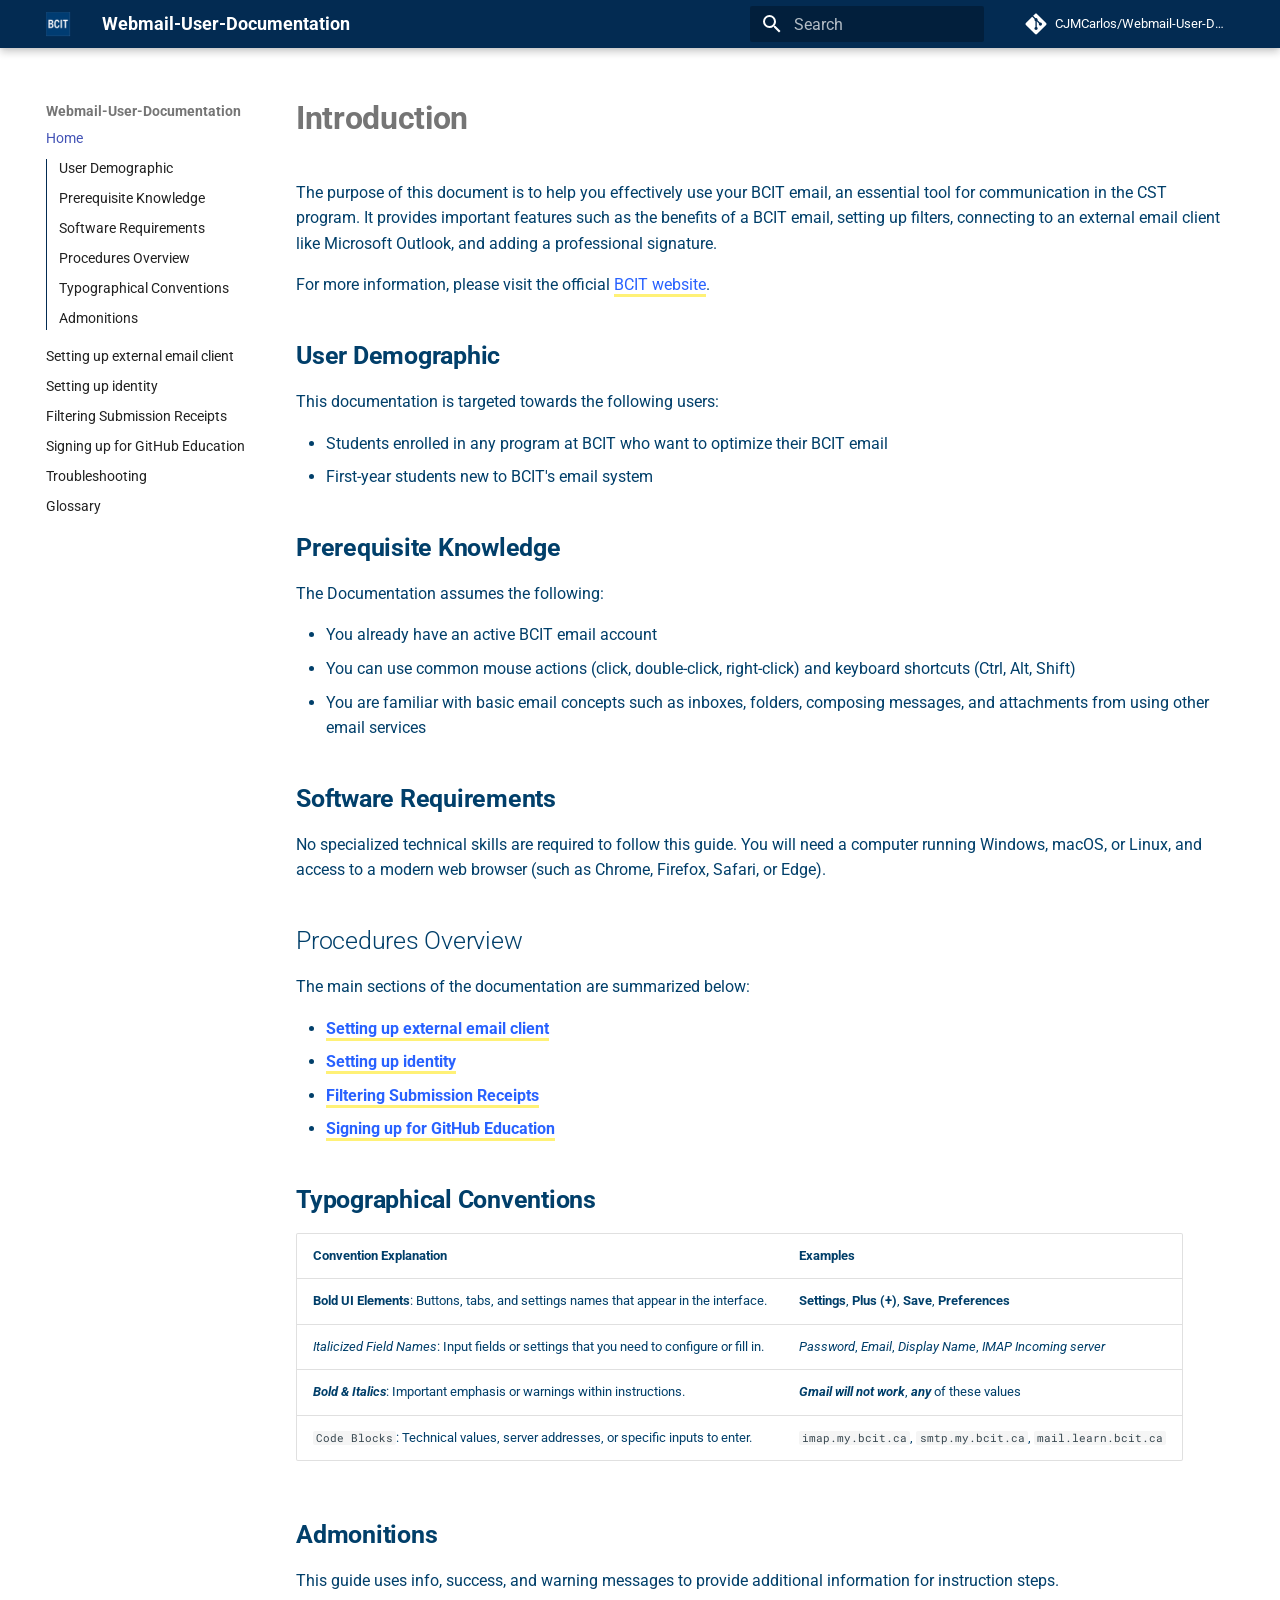
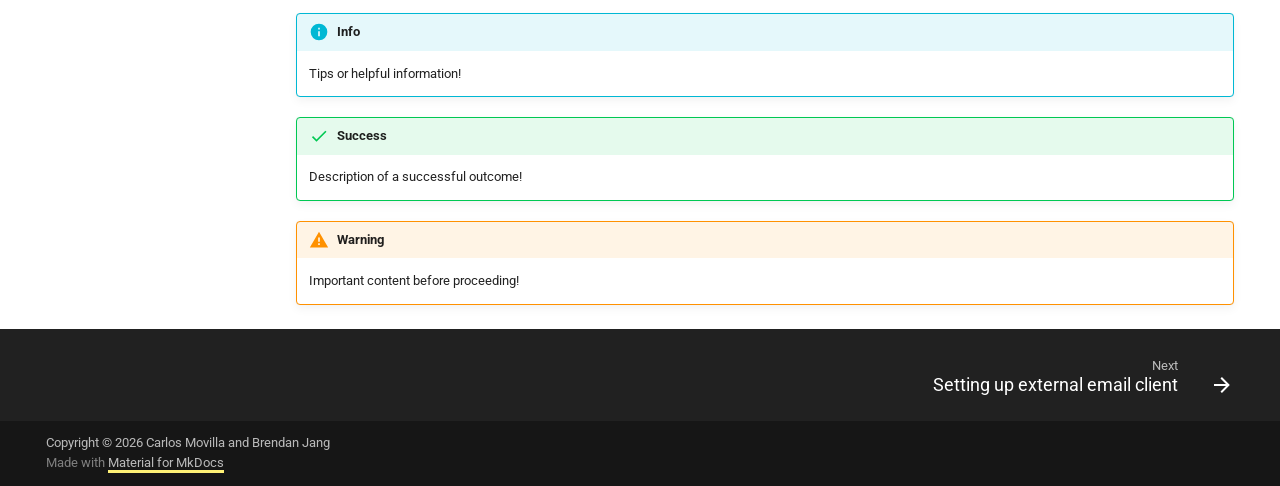
<file: index.html>
<!doctype html>
<html lang="en" class="no-js">
  <head>
    
      <meta charset="utf-8">
      <meta name="viewport" content="width=device-width,initial-scale=1">
      
      
      
        <link rel="canonical" href="https://mydomain.org/Webmail-User-Documentation/">
      
      
      
        <link rel="next" href="Setting%20up%20external%20email%20client/">
      
      
        
      
      
      <link rel="icon" href="assets/channels4_profile.jpg">
      <meta name="generator" content="mkdocs-1.6.1, mkdocs-material-9.7.6">
    
    
      
        <title>Webmail-User-Documentation</title>
      
    
    
      <link rel="stylesheet" href="assets/stylesheets/main.484c7ddc.min.css">
      
        
        <link rel="stylesheet" href="assets/stylesheets/palette.ab4e12ef.min.css">
      
      


    
    
      
    
    
      
        
        
        <link rel="preconnect" href="https://fonts.gstatic.com" crossorigin>
        <link rel="stylesheet" href="https://fonts.googleapis.com/css?family=Roboto:300,300i,400,400i,700,700i%7CRoboto+Mono:400,400i,700,700i&display=fallback">
        <style>:root{--md-text-font:"Roboto";--md-code-font:"Roboto Mono"}</style>
      
    
    
      <link rel="stylesheet" href="stylesheet/extra.css">
    
    <script>__md_scope=new URL(".",location),__md_hash=e=>[...e].reduce(((e,_)=>(e<<5)-e+_.charCodeAt(0)),0),__md_get=(e,_=localStorage,t=__md_scope)=>JSON.parse(_.getItem(t.pathname+"."+e)),__md_set=(e,_,t=localStorage,a=__md_scope)=>{try{t.setItem(a.pathname+"."+e,JSON.stringify(_))}catch(e){}}</script>
    
      

    
    
  </head>
  
  
    
    
    
    
    
    <body dir="ltr" data-md-color-scheme="header1" data-md-color-primary="indigo" data-md-color-accent="indigo">
  
    
    <input class="md-toggle" data-md-toggle="drawer" type="checkbox" id="__drawer" autocomplete="off">
    <input class="md-toggle" data-md-toggle="search" type="checkbox" id="__search" autocomplete="off">
    <label class="md-overlay" for="__drawer"></label>
    <div data-md-component="skip">
      
        
        <a href="#introduction" class="md-skip">
          Skip to content
        </a>
      
    </div>
    <div data-md-component="announce">
      
    </div>
    
    
      

  

<header class="md-header md-header--shadow" data-md-component="header">
  <nav class="md-header__inner md-grid" aria-label="Header">
    <a href="." title="Webmail-User-Documentation" class="md-header__button md-logo" aria-label="Webmail-User-Documentation" data-md-component="logo">
      
  <img src="assets/channels4_profile.jpg" alt="logo">

    </a>
    <label class="md-header__button md-icon" for="__drawer">
      
      <svg xmlns="http://www.w3.org/2000/svg" viewBox="0 0 24 24"><path d="M3 6h18v2H3zm0 5h18v2H3zm0 5h18v2H3z"/></svg>
    </label>
    <div class="md-header__title" data-md-component="header-title">
      <div class="md-header__ellipsis">
        <div class="md-header__topic">
          <span class="md-ellipsis">
            Webmail-User-Documentation
          </span>
        </div>
        <div class="md-header__topic" data-md-component="header-topic">
          <span class="md-ellipsis">
            
              Home
            
          </span>
        </div>
      </div>
    </div>
    
      
    
    
    
    
      
      
        <label class="md-header__button md-icon" for="__search">
          
          <svg xmlns="http://www.w3.org/2000/svg" viewBox="0 0 24 24"><path d="M9.5 3A6.5 6.5 0 0 1 16 9.5c0 1.61-.59 3.09-1.56 4.23l.27.27h.79l5 5-1.5 1.5-5-5v-.79l-.27-.27A6.52 6.52 0 0 1 9.5 16 6.5 6.5 0 0 1 3 9.5 6.5 6.5 0 0 1 9.5 3m0 2C7 5 5 7 5 9.5S7 14 9.5 14 14 12 14 9.5 12 5 9.5 5"/></svg>
        </label>
        <div class="md-search" data-md-component="search" role="dialog">
  <label class="md-search__overlay" for="__search"></label>
  <div class="md-search__inner" role="search">
    <form class="md-search__form" name="search">
      <input type="text" class="md-search__input" name="query" aria-label="Search" placeholder="Search" autocapitalize="off" autocorrect="off" autocomplete="off" spellcheck="false" data-md-component="search-query" required>
      <label class="md-search__icon md-icon" for="__search">
        
        <svg xmlns="http://www.w3.org/2000/svg" viewBox="0 0 24 24"><path d="M9.5 3A6.5 6.5 0 0 1 16 9.5c0 1.61-.59 3.09-1.56 4.23l.27.27h.79l5 5-1.5 1.5-5-5v-.79l-.27-.27A6.52 6.52 0 0 1 9.5 16 6.5 6.5 0 0 1 3 9.5 6.5 6.5 0 0 1 9.5 3m0 2C7 5 5 7 5 9.5S7 14 9.5 14 14 12 14 9.5 12 5 9.5 5"/></svg>
        
        <svg xmlns="http://www.w3.org/2000/svg" viewBox="0 0 24 24"><path d="M20 11v2H8l5.5 5.5-1.42 1.42L4.16 12l7.92-7.92L13.5 5.5 8 11z"/></svg>
      </label>
      <nav class="md-search__options" aria-label="Search">
        
        <button type="reset" class="md-search__icon md-icon" title="Clear" aria-label="Clear" tabindex="-1">
          
          <svg xmlns="http://www.w3.org/2000/svg" viewBox="0 0 24 24"><path d="M19 6.41 17.59 5 12 10.59 6.41 5 5 6.41 10.59 12 5 17.59 6.41 19 12 13.41 17.59 19 19 17.59 13.41 12z"/></svg>
        </button>
      </nav>
      
    </form>
    <div class="md-search__output">
      <div class="md-search__scrollwrap" tabindex="0" data-md-scrollfix>
        <div class="md-search-result" data-md-component="search-result">
          <div class="md-search-result__meta">
            Initializing search
          </div>
          <ol class="md-search-result__list" role="presentation"></ol>
        </div>
      </div>
    </div>
  </div>
</div>
      
    
    
      <div class="md-header__source">
        <a href="https://github.com/CJMCarlos/Webmail-User-Documentation/" title="Go to repository" class="md-source" data-md-component="source">
  <div class="md-source__icon md-icon">
    
    <svg xmlns="http://www.w3.org/2000/svg" viewBox="0 0 448 512"><!--! Font Awesome Free 7.1.0 by @fontawesome - https://fontawesome.com License - https://fontawesome.com/license/free (Icons: CC BY 4.0, Fonts: SIL OFL 1.1, Code: MIT License) Copyright 2025 Fonticons, Inc.--><path d="M439.6 236.1 244 40.5c-5.4-5.5-12.8-8.5-20.4-8.5s-15 3-20.4 8.4L162.5 81l51.5 51.5c27.1-9.1 52.7 16.8 43.4 43.7l49.7 49.7c34.2-11.8 61.2 31 35.5 56.7-26.5 26.5-70.2-2.9-56-37.3L240.3 199v121.9c25.3 12.5 22.3 41.8 9.1 55-6.4 6.4-15.2 10.1-24.3 10.1s-17.8-3.6-24.3-10.1c-17.6-17.6-11.1-46.9 11.2-56v-123c-20.8-8.5-24.6-30.7-18.6-45L142.6 101 8.5 235.1C3 240.6 0 247.9 0 255.5s3 15 8.5 20.4l195.6 195.7c5.4 5.4 12.7 8.4 20.4 8.4s15-3 20.4-8.4l194.7-194.7c5.4-5.4 8.4-12.8 8.4-20.4s-3-15-8.4-20.4"/></svg>
  </div>
  <div class="md-source__repository">
    CJMCarlos/Webmail-User-Documentation/
  </div>
</a>
      </div>
    
  </nav>
  
</header>
    
    <div class="md-container" data-md-component="container">
      
      
        
          
        
      
      <main class="md-main" data-md-component="main">
        <div class="md-main__inner md-grid">
          
            
              
              <div class="md-sidebar md-sidebar--primary" data-md-component="sidebar" data-md-type="navigation" >
                <div class="md-sidebar__scrollwrap">
                  <div class="md-sidebar__inner">
                    



  

<nav class="md-nav md-nav--primary md-nav--integrated" aria-label="Navigation" data-md-level="0">
  <label class="md-nav__title" for="__drawer">
    <a href="." title="Webmail-User-Documentation" class="md-nav__button md-logo" aria-label="Webmail-User-Documentation" data-md-component="logo">
      
  <img src="assets/channels4_profile.jpg" alt="logo">

    </a>
    Webmail-User-Documentation
  </label>
  
    <div class="md-nav__source">
      <a href="https://github.com/CJMCarlos/Webmail-User-Documentation/" title="Go to repository" class="md-source" data-md-component="source">
  <div class="md-source__icon md-icon">
    
    <svg xmlns="http://www.w3.org/2000/svg" viewBox="0 0 448 512"><!--! Font Awesome Free 7.1.0 by @fontawesome - https://fontawesome.com License - https://fontawesome.com/license/free (Icons: CC BY 4.0, Fonts: SIL OFL 1.1, Code: MIT License) Copyright 2025 Fonticons, Inc.--><path d="M439.6 236.1 244 40.5c-5.4-5.5-12.8-8.5-20.4-8.5s-15 3-20.4 8.4L162.5 81l51.5 51.5c27.1-9.1 52.7 16.8 43.4 43.7l49.7 49.7c34.2-11.8 61.2 31 35.5 56.7-26.5 26.5-70.2-2.9-56-37.3L240.3 199v121.9c25.3 12.5 22.3 41.8 9.1 55-6.4 6.4-15.2 10.1-24.3 10.1s-17.8-3.6-24.3-10.1c-17.6-17.6-11.1-46.9 11.2-56v-123c-20.8-8.5-24.6-30.7-18.6-45L142.6 101 8.5 235.1C3 240.6 0 247.9 0 255.5s3 15 8.5 20.4l195.6 195.7c5.4 5.4 12.7 8.4 20.4 8.4s15-3 20.4-8.4l194.7-194.7c5.4-5.4 8.4-12.8 8.4-20.4s-3-15-8.4-20.4"/></svg>
  </div>
  <div class="md-source__repository">
    CJMCarlos/Webmail-User-Documentation/
  </div>
</a>
    </div>
  
  <ul class="md-nav__list" data-md-scrollfix>
    
      
      
  
  
    
  
  
  
    <li class="md-nav__item md-nav__item--active">
      
      <input class="md-nav__toggle md-toggle" type="checkbox" id="__toc">
      
      
        
      
      
        <label class="md-nav__link md-nav__link--active" for="__toc">
          
  
  
  <span class="md-ellipsis">
    
  
    Home
  

    
  </span>
  
  

          <span class="md-nav__icon md-icon"></span>
        </label>
      
      <a href="." class="md-nav__link md-nav__link--active">
        
  
  
  <span class="md-ellipsis">
    
  
    Home
  

    
  </span>
  
  

      </a>
      
        

<nav class="md-nav md-nav--secondary" aria-label="Table of contents">
  
  
  
    
  
  
    <label class="md-nav__title" for="__toc">
      <span class="md-nav__icon md-icon"></span>
      Table of contents
    </label>
    <ul class="md-nav__list" data-md-component="toc" data-md-scrollfix>
      
        <li class="md-nav__item">
  <a href="#user-demographic" class="md-nav__link">
    <span class="md-ellipsis">
      
        User Demographic
      
    </span>
  </a>
  
</li>
      
        <li class="md-nav__item">
  <a href="#prerequisite-knowledge" class="md-nav__link">
    <span class="md-ellipsis">
      
        Prerequisite Knowledge
      
    </span>
  </a>
  
</li>
      
        <li class="md-nav__item">
  <a href="#software-requirements" class="md-nav__link">
    <span class="md-ellipsis">
      
        Software Requirements
      
    </span>
  </a>
  
</li>
      
        <li class="md-nav__item">
  <a href="#procedures-overview" class="md-nav__link">
    <span class="md-ellipsis">
      
        Procedures Overview
      
    </span>
  </a>
  
</li>
      
        <li class="md-nav__item">
  <a href="#typographical-conventions" class="md-nav__link">
    <span class="md-ellipsis">
      
        Typographical Conventions
      
    </span>
  </a>
  
</li>
      
        <li class="md-nav__item">
  <a href="#admonitions" class="md-nav__link">
    <span class="md-ellipsis">
      
        Admonitions
      
    </span>
  </a>
  
</li>
      
    </ul>
  
</nav>
      
    </li>
  

    
      
      
  
  
  
  
    <li class="md-nav__item">
      <a href="Setting%20up%20external%20email%20client/" class="md-nav__link">
        
  
  
  <span class="md-ellipsis">
    
  
    Setting up external email client
  

    
  </span>
  
  

      </a>
    </li>
  

    
      
      
  
  
  
  
    <li class="md-nav__item">
      <a href="Setting%20up%20identity/" class="md-nav__link">
        
  
  
  <span class="md-ellipsis">
    
  
    Setting up identity
  

    
  </span>
  
  

      </a>
    </li>
  

    
      
      
  
  
  
  
    <li class="md-nav__item">
      <a href="Filtering%20Submission%20Receipts/" class="md-nav__link">
        
  
  
  <span class="md-ellipsis">
    
  
    Filtering Submission Receipts
  

    
  </span>
  
  

      </a>
    </li>
  

    
      
      
  
  
  
  
    <li class="md-nav__item">
      <a href="Signing%20up%20for%20GitHub%20Education/" class="md-nav__link">
        
  
  
  <span class="md-ellipsis">
    
  
    Signing up for GitHub Education
  

    
  </span>
  
  

      </a>
    </li>
  

    
      
      
  
  
  
  
    <li class="md-nav__item">
      <a href="Troubleshooting/" class="md-nav__link">
        
  
  
  <span class="md-ellipsis">
    
  
    Troubleshooting
  

    
  </span>
  
  

      </a>
    </li>
  

    
      
      
  
  
  
  
    <li class="md-nav__item">
      <a href="Glossary/" class="md-nav__link">
        
  
  
  <span class="md-ellipsis">
    
  
    Glossary
  

    
  </span>
  
  

      </a>
    </li>
  

    
  </ul>
</nav>
                  </div>
                </div>
              </div>
            
            
          
          
            <div class="md-content" data-md-component="content">
              
              <article class="md-content__inner md-typeset">
                
                  


  
  


<h1 id="introduction"><strong>Introduction</strong></h1>
<p>The purpose of this document is to help you effectively use your BCIT email, an essential tool for communication in the CST program. It provides important features such as the benefits of a BCIT email, setting up filters, connecting to an external email client like Microsoft Outlook, and adding a professional signature.</p>
<p>For more information, please visit the official <a href="https://kb.bcit.ca/student/logging-in-to-mybcit-125/">BCIT website</a>.</p>
<h2 id="user-demographic"><strong>User Demographic</strong></h2>
<p>This documentation is targeted towards the following users:</p>
<ul>
<li>Students enrolled in any program at BCIT who want to optimize their BCIT email</li>
<li>First-year students new to BCIT's email system</li>
</ul>
<h2 id="prerequisite-knowledge"><strong>Prerequisite Knowledge</strong></h2>
<p>The Documentation assumes the following:</p>
<ul>
<li>You already have an active BCIT email account</li>
<li>You can use common mouse actions (click, double-click, right-click) and keyboard shortcuts (Ctrl, Alt, Shift)</li>
<li>You are familiar with basic email concepts such as inboxes, folders, composing messages, and attachments from using other email services</li>
</ul>
<h2 id="software-requirements"><strong>Software Requirements</strong></h2>
<p>No specialized technical skills are required to follow this guide. You will need a computer running Windows, macOS, or Linux, and access to a modern web browser (such as Chrome, Firefox, Safari, or Edge).</p>
<h2 id="procedures-overview">Procedures Overview</h2>
<p>The main sections of the documentation are summarized below:</p>
<ul>
<li><strong><a href="Setting up external email client">Setting up external email client</a></strong></li>
<li><strong><a href="Setting up identity">Setting up identity</a></strong></li>
<li><strong><a href="Filtering Submission Receipts">Filtering Submission Receipts</a></strong></li>
<li><strong><a href="Signing up for GitHub Education">Signing up for GitHub Education</a></strong></li>
</ul>
<h2 id="typographical-conventions"><strong>Typographical Conventions</strong></h2>
<table>
<thead>
<tr>
<th>Convention Explanation</th>
<th>Examples</th>
</tr>
</thead>
<tbody>
<tr>
<td><strong>Bold UI Elements</strong>: Buttons, tabs, and settings names that appear in the interface.</td>
<td><strong>Settings</strong>, <strong>Plus (+)</strong>, <strong>Save</strong>, <strong>Preferences</strong></td>
</tr>
<tr>
<td><em>Italicized Field Names</em>: Input fields or settings that you need to configure or fill in.</td>
<td><em>Password</em>, <em>Email</em>, <em>Display Name</em>, <em>IMAP Incoming server</em></td>
</tr>
<tr>
<td><strong><em>Bold &amp; Italics</em></strong>: Important emphasis or warnings within instructions.</td>
<td><strong><em>Gmail will not work</em></strong>, <strong><em>any</em></strong> of these values</td>
</tr>
<tr>
<td><code>Code Blocks</code>: Technical values, server addresses, or specific inputs to enter.</td>
<td><code>imap.my.bcit.ca</code>, <code>smtp.my.bcit.ca</code>, <code>mail.learn.bcit.ca</code></td>
</tr>
</tbody>
</table>
<h2 id="admonitions"><strong>Admonitions</strong></h2>
<p>This guide uses info, success, and warning messages to provide additional information for instruction steps.</p>
<div class="admonition info">
<p class="admonition-title">Info</p>
<p>Tips or helpful information!</p>
</div>
<div class="admonition success">
<p class="admonition-title">Success</p>
<p>Description of a successful outcome!</p>
</div>
<div class="admonition warning">
<p class="admonition-title">Warning</p>
<p>Important content before proceeding!</p>
</div>
<!-- For full documentation visit <[mkdocs.org](https://www.mkdocs.org)>.

## Commands

* `mkdocs new [dir-name]` - Create a new project.
* `mkdocs serve` - Start the live-reloading docs server.
* `mkdocs build` - Build the documentation site.
* `mkdocs -h` - Print help message and exit.

## Project layout

    mkdocs.yml    # The configuration file.
    docs/
        index.md  # The documentation homepage.
        ...       # Other markdown pages, images and other files. -->












                
              </article>
            </div>
          
          
<script>var target=document.getElementById(location.hash.slice(1));target&&target.name&&(target.checked=target.name.startsWith("__tabbed_"))</script>
        </div>
        
      </main>
      
        <footer class="md-footer">
  
    
      
      <nav class="md-footer__inner md-grid" aria-label="Footer" >
        
        
          
          <a href="Setting%20up%20external%20email%20client/" class="md-footer__link md-footer__link--next" aria-label="Next: Setting up external email client">
            <div class="md-footer__title">
              <span class="md-footer__direction">
                Next
              </span>
              <div class="md-ellipsis">
                Setting up external email client
              </div>
            </div>
            <div class="md-footer__button md-icon">
              
              <svg xmlns="http://www.w3.org/2000/svg" viewBox="0 0 24 24"><path d="M4 11v2h12l-5.5 5.5 1.42 1.42L19.84 12l-7.92-7.92L10.5 5.5 16 11z"/></svg>
            </div>
          </a>
        
      </nav>
    
  
  <div class="md-footer-meta md-typeset">
    <div class="md-footer-meta__inner md-grid">
      <div class="md-copyright">
  
    <div class="md-copyright__highlight">
      Copyright &copy; 2026 Carlos Movilla and Brendan Jang
    </div>
  
  
    Made with
    <a href="https://squidfunk.github.io/mkdocs-material/" target="_blank" rel="noopener">
      Material for MkDocs
    </a>
  
</div>
      
    </div>
  </div>
</footer>
      
    </div>
    <div class="md-dialog" data-md-component="dialog">
      <div class="md-dialog__inner md-typeset"></div>
    </div>
    
    
    
      
      
      <script id="__config" type="application/json">{"annotate": null, "base": ".", "features": ["navigation.footer", "toc.integrate"], "search": "assets/javascripts/workers/search.2c215733.min.js", "tags": null, "translations": {"clipboard.copied": "Copied to clipboard", "clipboard.copy": "Copy to clipboard", "search.result.more.one": "1 more on this page", "search.result.more.other": "# more on this page", "search.result.none": "No matching documents", "search.result.one": "1 matching document", "search.result.other": "# matching documents", "search.result.placeholder": "Type to start searching", "search.result.term.missing": "Missing", "select.version": "Select version"}, "version": null}</script>
    
    
      <script src="assets/javascripts/bundle.79ae519e.min.js"></script>
      
    
  </body>
</html>
</file>
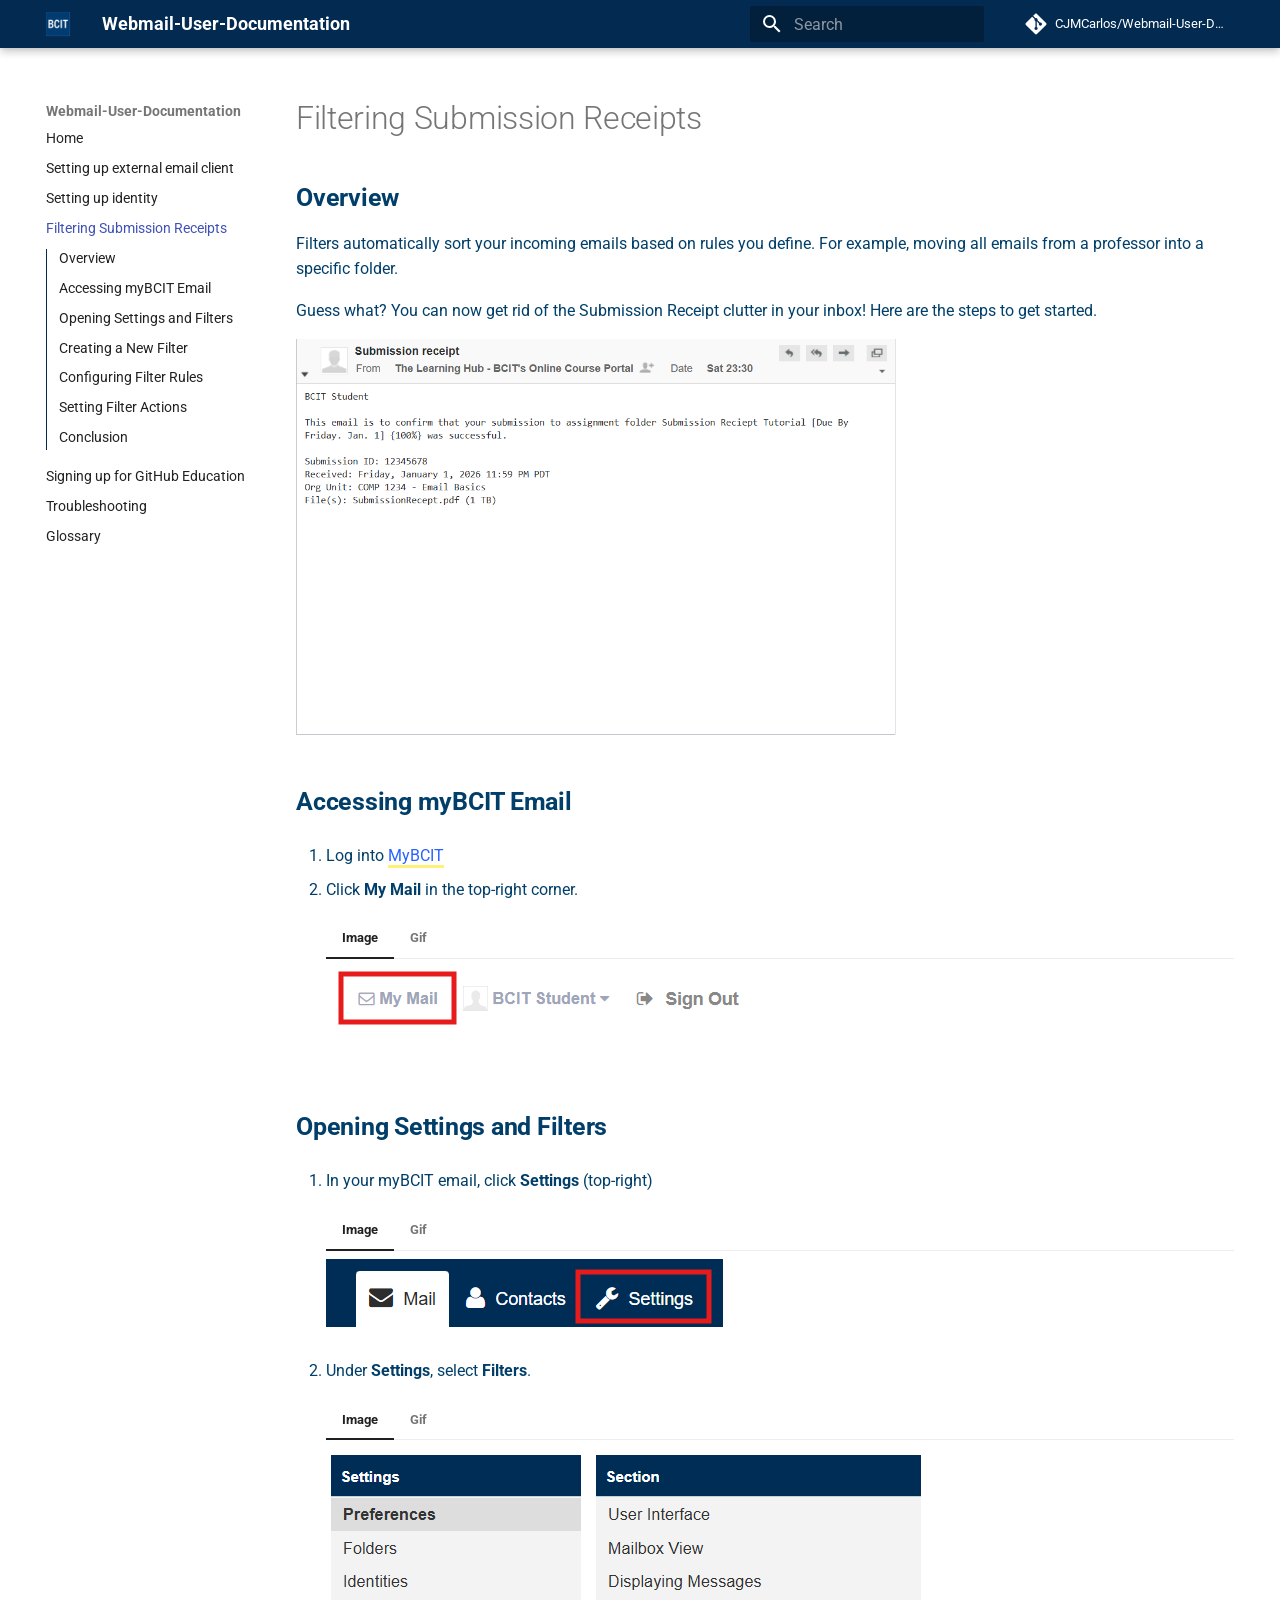
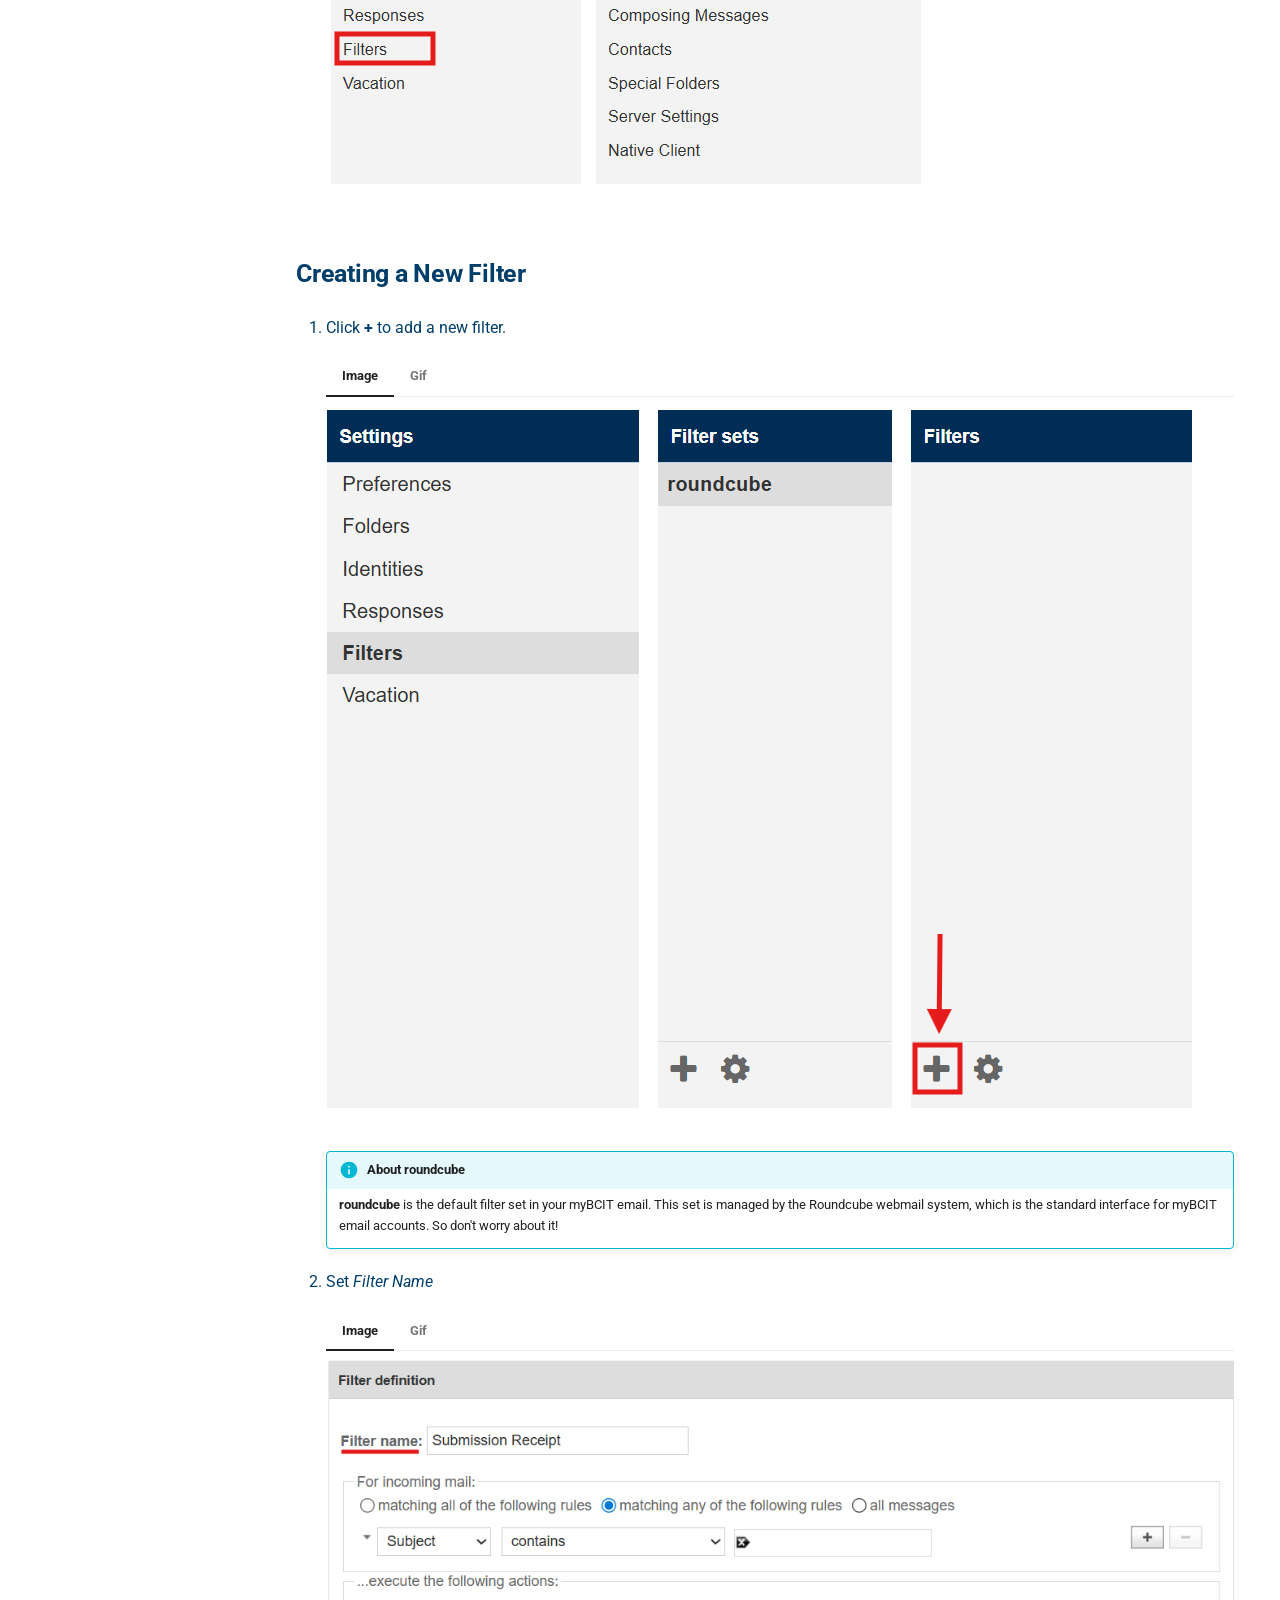
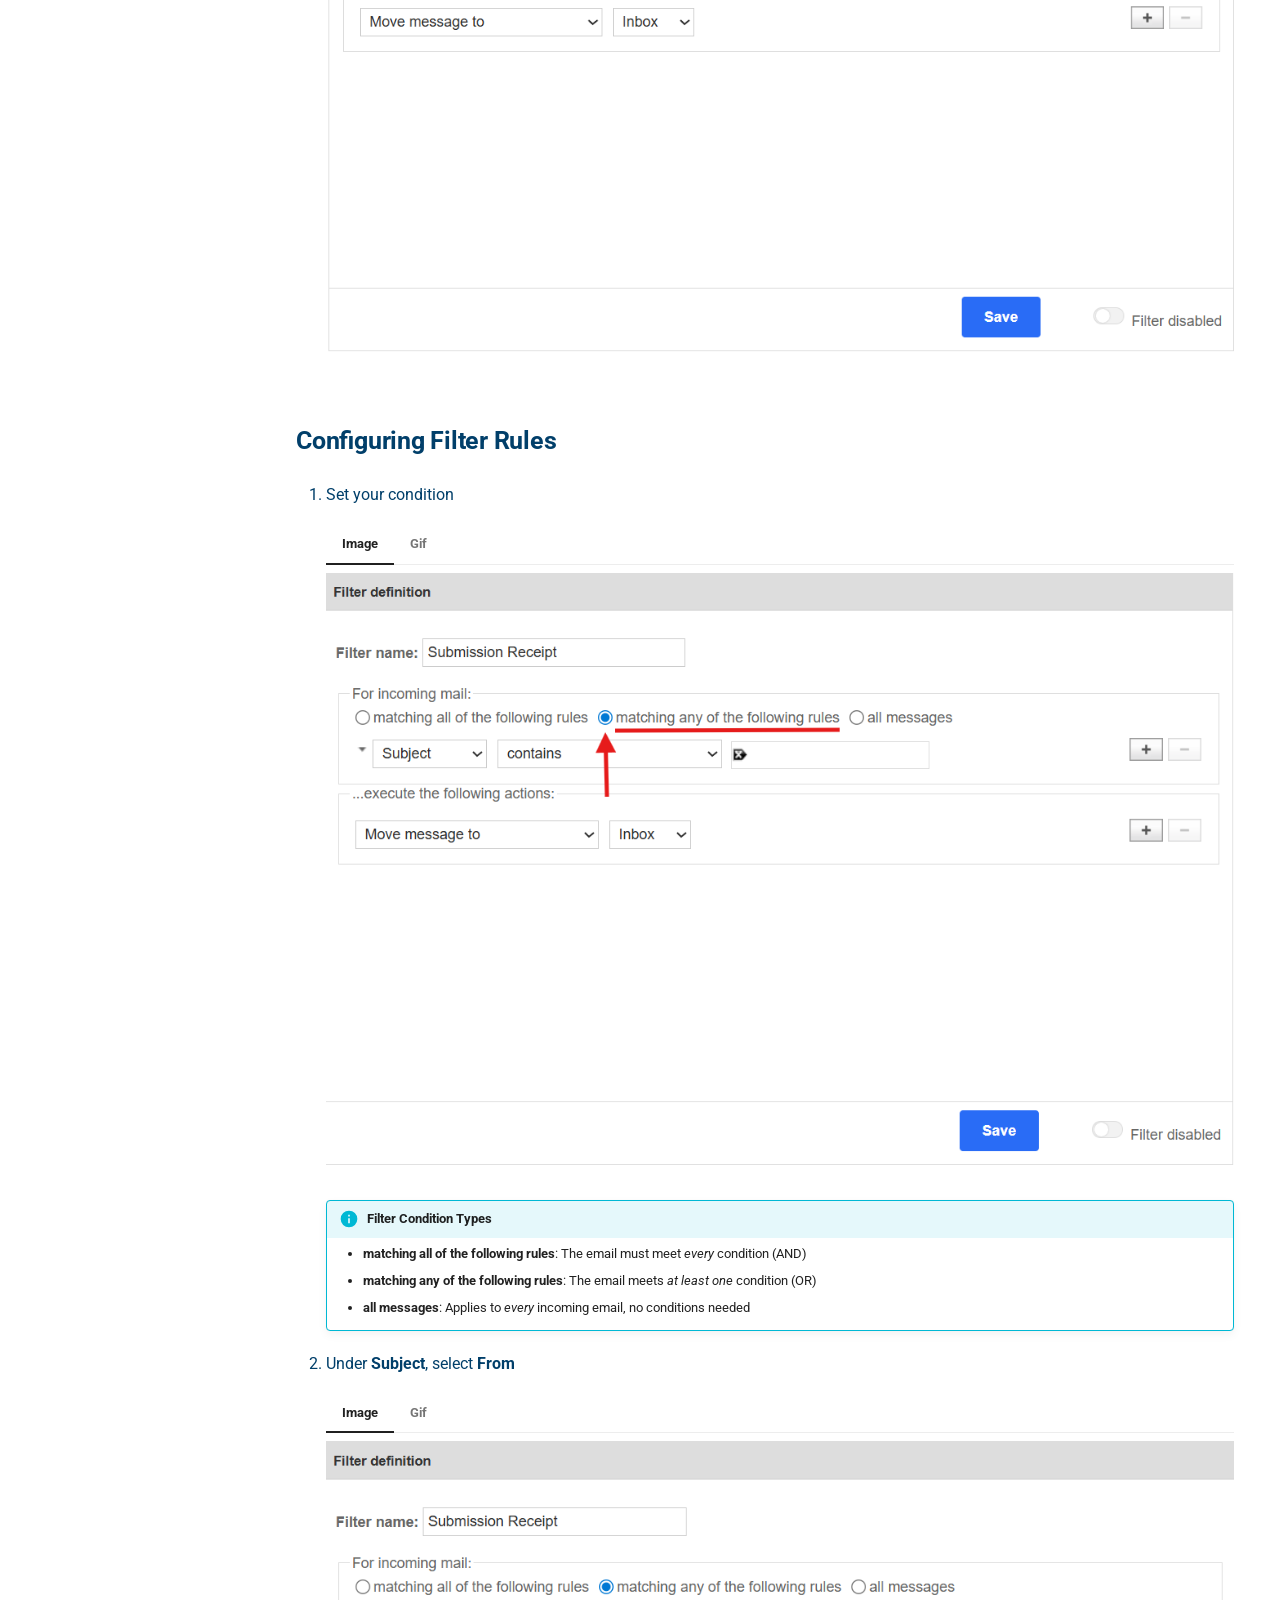
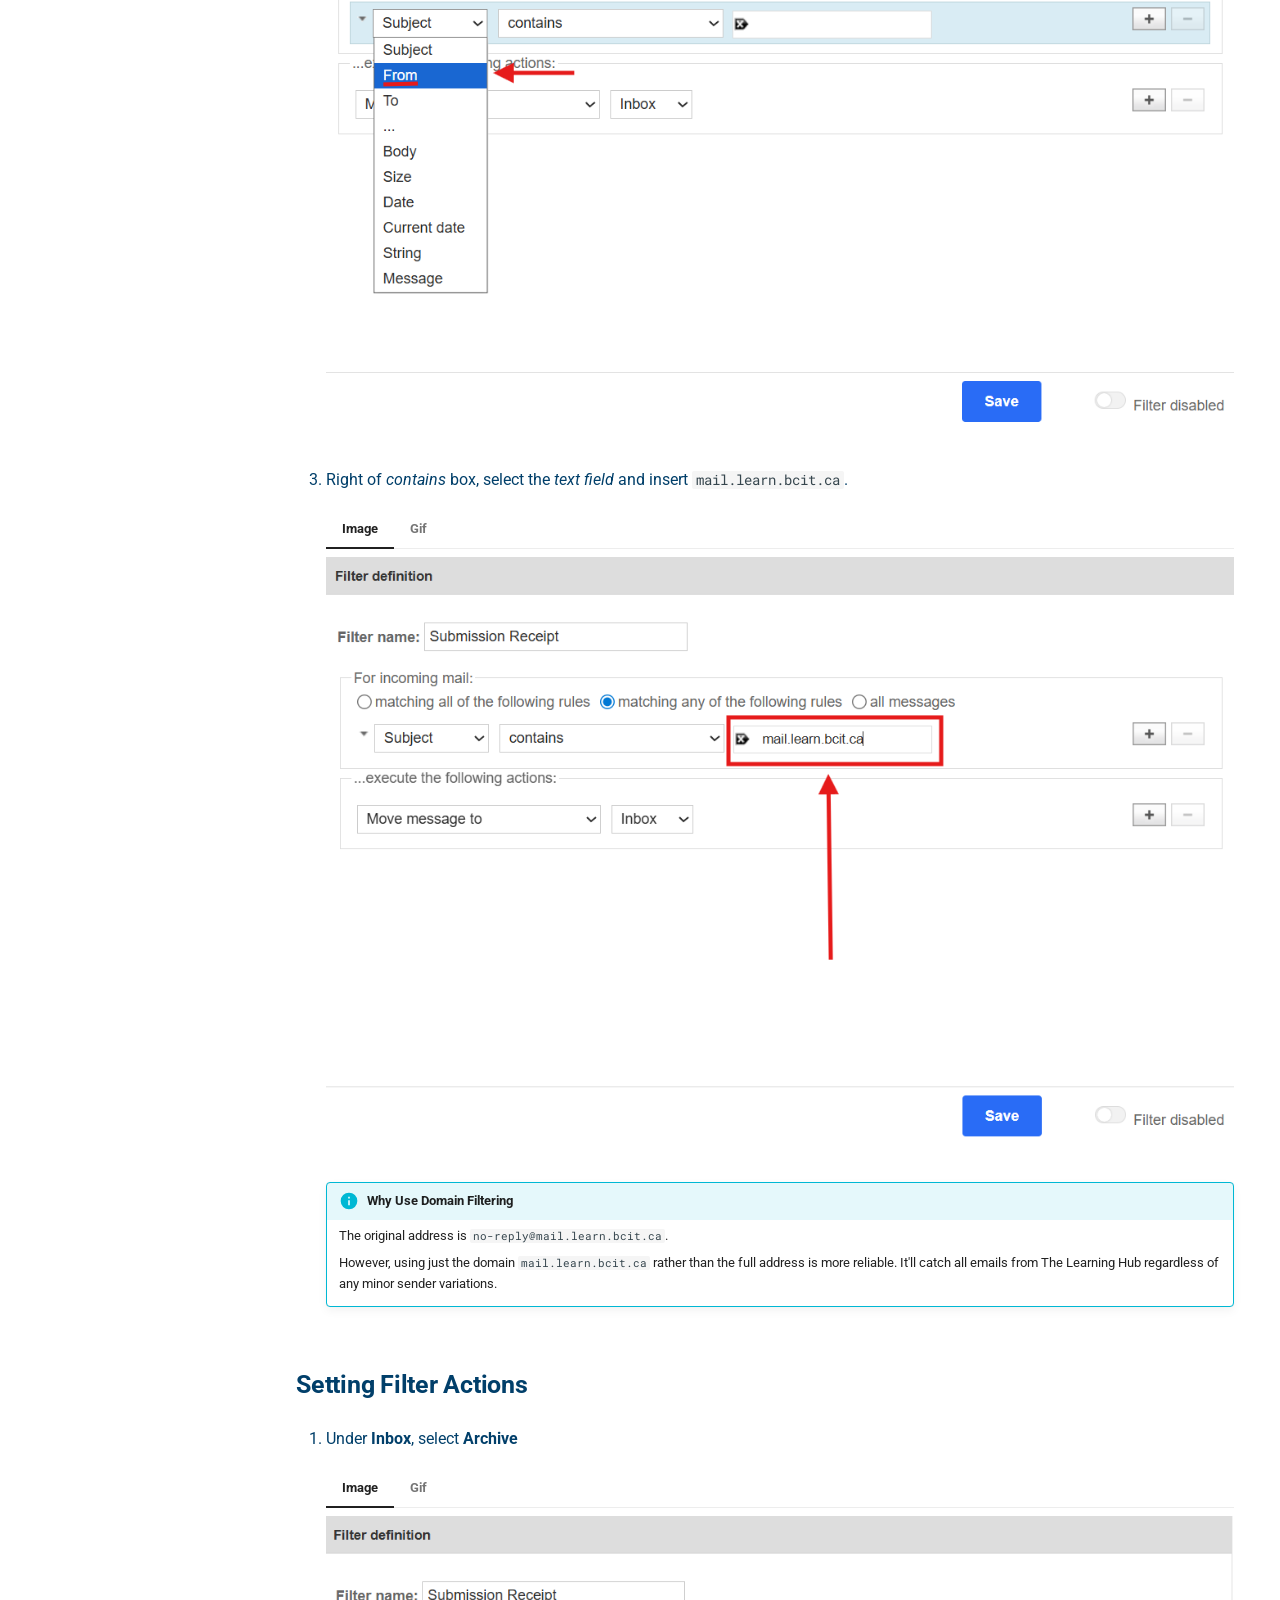
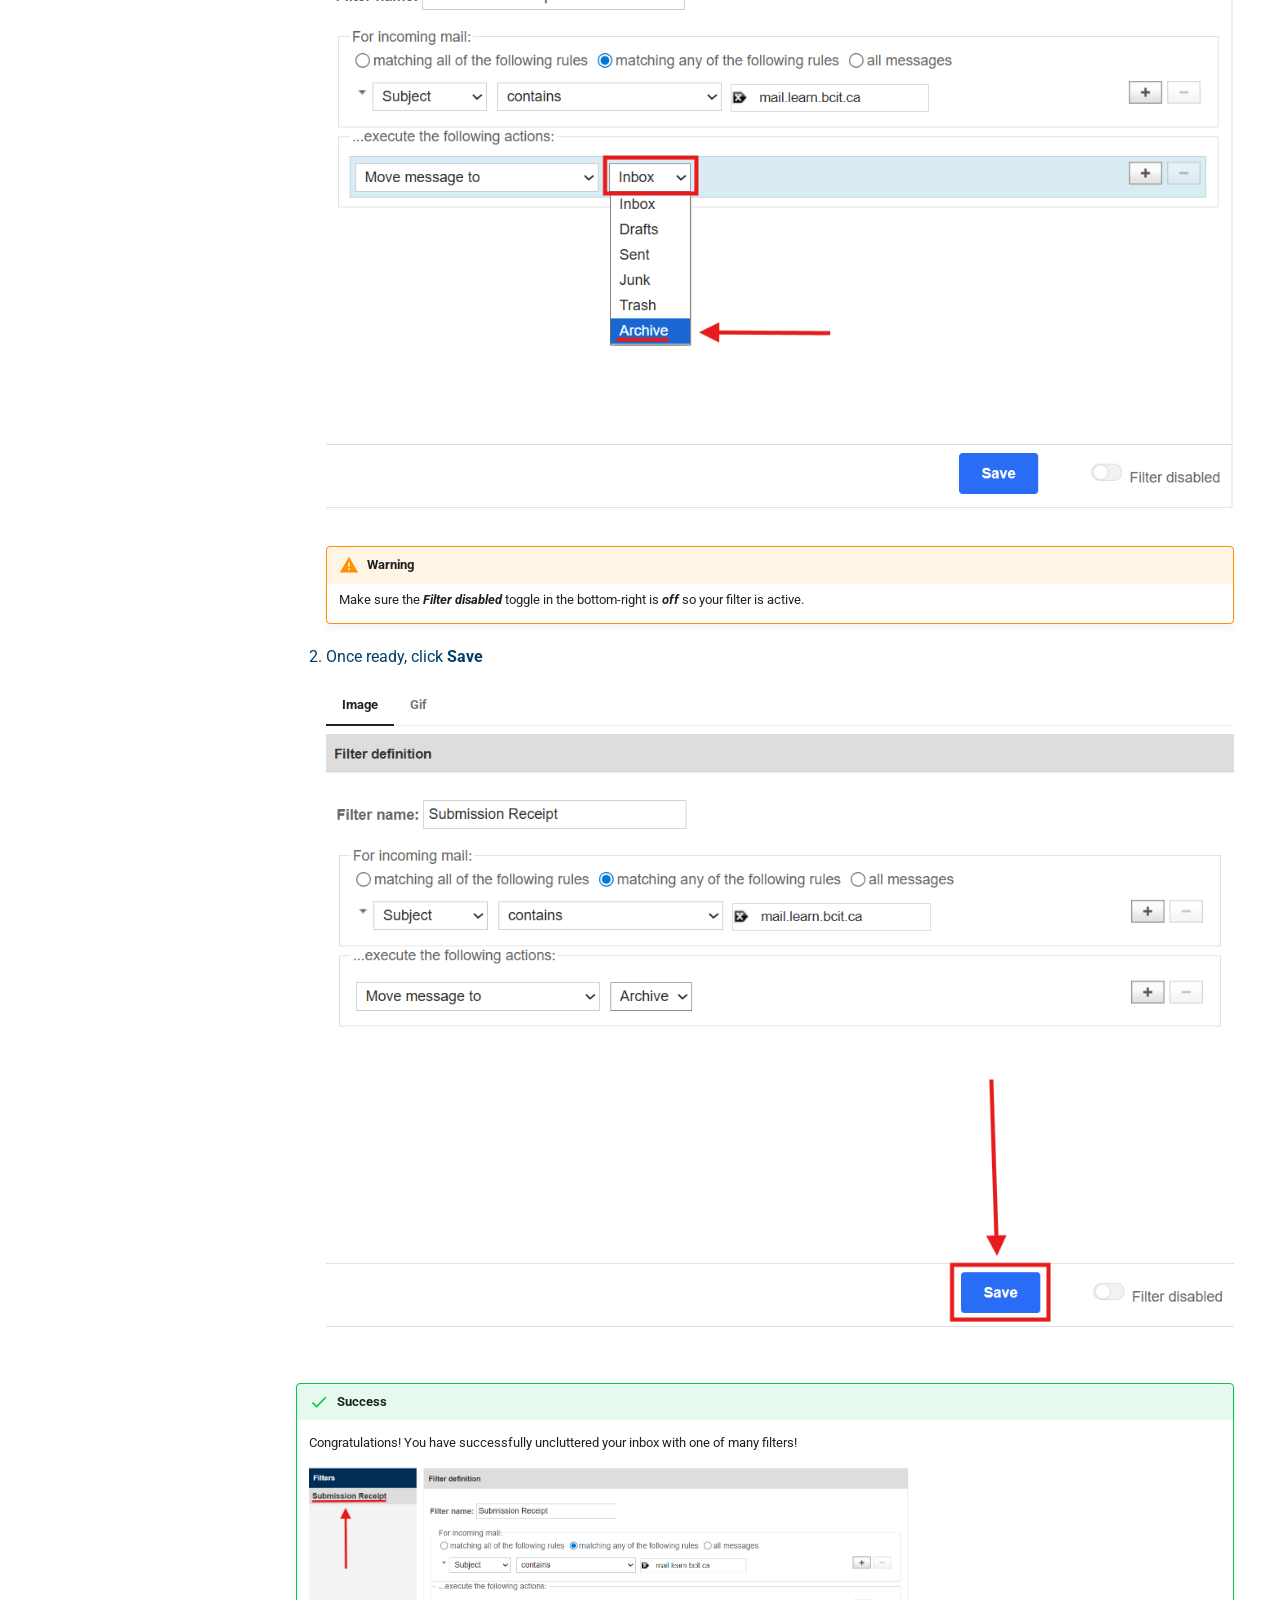
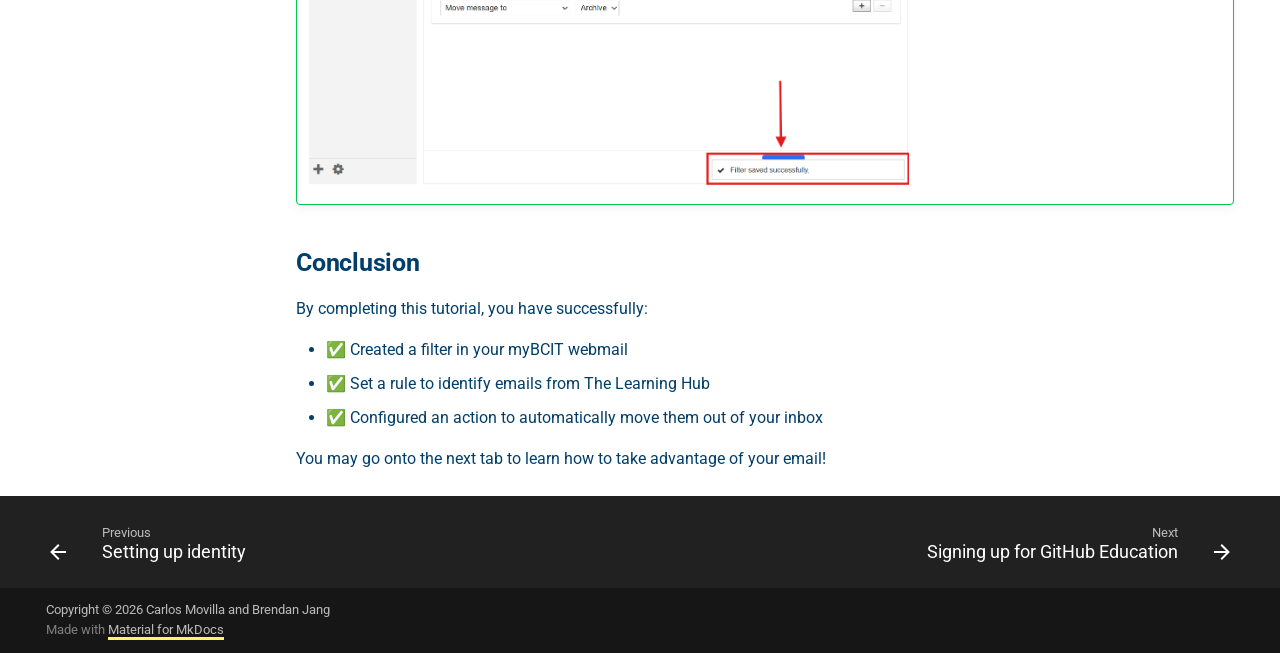
<file: Filtering Submission Receipts/index.html>
<!doctype html>
<html lang="en" class="no-js">
  <head>
    
      <meta charset="utf-8">
      <meta name="viewport" content="width=device-width,initial-scale=1">
      
      
      
        <link rel="canonical" href="https://mydomain.org/Webmail-User-Documentation/Filtering%20Submission%20Receipts/">
      
      
        <link rel="prev" href="../Setting%20up%20identity/">
      
      
        <link rel="next" href="../Signing%20up%20for%20GitHub%20Education/">
      
      
        
      
      
      <link rel="icon" href="../assets/channels4_profile.jpg">
      <meta name="generator" content="mkdocs-1.6.1, mkdocs-material-9.7.6">
    
    
      
        <title>Filtering Submission Receipts - Webmail-User-Documentation</title>
      
    
    
      <link rel="stylesheet" href="../assets/stylesheets/main.484c7ddc.min.css">
      
        
        <link rel="stylesheet" href="../assets/stylesheets/palette.ab4e12ef.min.css">
      
      


    
    
      
    
    
      
        
        
        <link rel="preconnect" href="https://fonts.gstatic.com" crossorigin>
        <link rel="stylesheet" href="https://fonts.googleapis.com/css?family=Roboto:300,300i,400,400i,700,700i%7CRoboto+Mono:400,400i,700,700i&display=fallback">
        <style>:root{--md-text-font:"Roboto";--md-code-font:"Roboto Mono"}</style>
      
    
    
      <link rel="stylesheet" href="../stylesheet/extra.css">
    
    <script>__md_scope=new URL("..",location),__md_hash=e=>[...e].reduce(((e,_)=>(e<<5)-e+_.charCodeAt(0)),0),__md_get=(e,_=localStorage,t=__md_scope)=>JSON.parse(_.getItem(t.pathname+"."+e)),__md_set=(e,_,t=localStorage,a=__md_scope)=>{try{t.setItem(a.pathname+"."+e,JSON.stringify(_))}catch(e){}}</script>
    
      

    
    
  </head>
  
  
    
    
    
    
    
    <body dir="ltr" data-md-color-scheme="header1" data-md-color-primary="indigo" data-md-color-accent="indigo">
  
    
    <input class="md-toggle" data-md-toggle="drawer" type="checkbox" id="__drawer" autocomplete="off">
    <input class="md-toggle" data-md-toggle="search" type="checkbox" id="__search" autocomplete="off">
    <label class="md-overlay" for="__drawer"></label>
    <div data-md-component="skip">
      
        
        <a href="#overview" class="md-skip">
          Skip to content
        </a>
      
    </div>
    <div data-md-component="announce">
      
    </div>
    
    
      

  

<header class="md-header md-header--shadow" data-md-component="header">
  <nav class="md-header__inner md-grid" aria-label="Header">
    <a href=".." title="Webmail-User-Documentation" class="md-header__button md-logo" aria-label="Webmail-User-Documentation" data-md-component="logo">
      
  <img src="../assets/channels4_profile.jpg" alt="logo">

    </a>
    <label class="md-header__button md-icon" for="__drawer">
      
      <svg xmlns="http://www.w3.org/2000/svg" viewBox="0 0 24 24"><path d="M3 6h18v2H3zm0 5h18v2H3zm0 5h18v2H3z"/></svg>
    </label>
    <div class="md-header__title" data-md-component="header-title">
      <div class="md-header__ellipsis">
        <div class="md-header__topic">
          <span class="md-ellipsis">
            Webmail-User-Documentation
          </span>
        </div>
        <div class="md-header__topic" data-md-component="header-topic">
          <span class="md-ellipsis">
            
              Filtering Submission Receipts
            
          </span>
        </div>
      </div>
    </div>
    
      
    
    
    
    
      
      
        <label class="md-header__button md-icon" for="__search">
          
          <svg xmlns="http://www.w3.org/2000/svg" viewBox="0 0 24 24"><path d="M9.5 3A6.5 6.5 0 0 1 16 9.5c0 1.61-.59 3.09-1.56 4.23l.27.27h.79l5 5-1.5 1.5-5-5v-.79l-.27-.27A6.52 6.52 0 0 1 9.5 16 6.5 6.5 0 0 1 3 9.5 6.5 6.5 0 0 1 9.5 3m0 2C7 5 5 7 5 9.5S7 14 9.5 14 14 12 14 9.5 12 5 9.5 5"/></svg>
        </label>
        <div class="md-search" data-md-component="search" role="dialog">
  <label class="md-search__overlay" for="__search"></label>
  <div class="md-search__inner" role="search">
    <form class="md-search__form" name="search">
      <input type="text" class="md-search__input" name="query" aria-label="Search" placeholder="Search" autocapitalize="off" autocorrect="off" autocomplete="off" spellcheck="false" data-md-component="search-query" required>
      <label class="md-search__icon md-icon" for="__search">
        
        <svg xmlns="http://www.w3.org/2000/svg" viewBox="0 0 24 24"><path d="M9.5 3A6.5 6.5 0 0 1 16 9.5c0 1.61-.59 3.09-1.56 4.23l.27.27h.79l5 5-1.5 1.5-5-5v-.79l-.27-.27A6.52 6.52 0 0 1 9.5 16 6.5 6.5 0 0 1 3 9.5 6.5 6.5 0 0 1 9.5 3m0 2C7 5 5 7 5 9.5S7 14 9.5 14 14 12 14 9.5 12 5 9.5 5"/></svg>
        
        <svg xmlns="http://www.w3.org/2000/svg" viewBox="0 0 24 24"><path d="M20 11v2H8l5.5 5.5-1.42 1.42L4.16 12l7.92-7.92L13.5 5.5 8 11z"/></svg>
      </label>
      <nav class="md-search__options" aria-label="Search">
        
        <button type="reset" class="md-search__icon md-icon" title="Clear" aria-label="Clear" tabindex="-1">
          
          <svg xmlns="http://www.w3.org/2000/svg" viewBox="0 0 24 24"><path d="M19 6.41 17.59 5 12 10.59 6.41 5 5 6.41 10.59 12 5 17.59 6.41 19 12 13.41 17.59 19 19 17.59 13.41 12z"/></svg>
        </button>
      </nav>
      
    </form>
    <div class="md-search__output">
      <div class="md-search__scrollwrap" tabindex="0" data-md-scrollfix>
        <div class="md-search-result" data-md-component="search-result">
          <div class="md-search-result__meta">
            Initializing search
          </div>
          <ol class="md-search-result__list" role="presentation"></ol>
        </div>
      </div>
    </div>
  </div>
</div>
      
    
    
      <div class="md-header__source">
        <a href="https://github.com/CJMCarlos/Webmail-User-Documentation/" title="Go to repository" class="md-source" data-md-component="source">
  <div class="md-source__icon md-icon">
    
    <svg xmlns="http://www.w3.org/2000/svg" viewBox="0 0 448 512"><!--! Font Awesome Free 7.1.0 by @fontawesome - https://fontawesome.com License - https://fontawesome.com/license/free (Icons: CC BY 4.0, Fonts: SIL OFL 1.1, Code: MIT License) Copyright 2025 Fonticons, Inc.--><path d="M439.6 236.1 244 40.5c-5.4-5.5-12.8-8.5-20.4-8.5s-15 3-20.4 8.4L162.5 81l51.5 51.5c27.1-9.1 52.7 16.8 43.4 43.7l49.7 49.7c34.2-11.8 61.2 31 35.5 56.7-26.5 26.5-70.2-2.9-56-37.3L240.3 199v121.9c25.3 12.5 22.3 41.8 9.1 55-6.4 6.4-15.2 10.1-24.3 10.1s-17.8-3.6-24.3-10.1c-17.6-17.6-11.1-46.9 11.2-56v-123c-20.8-8.5-24.6-30.7-18.6-45L142.6 101 8.5 235.1C3 240.6 0 247.9 0 255.5s3 15 8.5 20.4l195.6 195.7c5.4 5.4 12.7 8.4 20.4 8.4s15-3 20.4-8.4l194.7-194.7c5.4-5.4 8.4-12.8 8.4-20.4s-3-15-8.4-20.4"/></svg>
  </div>
  <div class="md-source__repository">
    CJMCarlos/Webmail-User-Documentation/
  </div>
</a>
      </div>
    
  </nav>
  
</header>
    
    <div class="md-container" data-md-component="container">
      
      
        
          
        
      
      <main class="md-main" data-md-component="main">
        <div class="md-main__inner md-grid">
          
            
              
              <div class="md-sidebar md-sidebar--primary" data-md-component="sidebar" data-md-type="navigation" >
                <div class="md-sidebar__scrollwrap">
                  <div class="md-sidebar__inner">
                    



  

<nav class="md-nav md-nav--primary md-nav--integrated" aria-label="Navigation" data-md-level="0">
  <label class="md-nav__title" for="__drawer">
    <a href=".." title="Webmail-User-Documentation" class="md-nav__button md-logo" aria-label="Webmail-User-Documentation" data-md-component="logo">
      
  <img src="../assets/channels4_profile.jpg" alt="logo">

    </a>
    Webmail-User-Documentation
  </label>
  
    <div class="md-nav__source">
      <a href="https://github.com/CJMCarlos/Webmail-User-Documentation/" title="Go to repository" class="md-source" data-md-component="source">
  <div class="md-source__icon md-icon">
    
    <svg xmlns="http://www.w3.org/2000/svg" viewBox="0 0 448 512"><!--! Font Awesome Free 7.1.0 by @fontawesome - https://fontawesome.com License - https://fontawesome.com/license/free (Icons: CC BY 4.0, Fonts: SIL OFL 1.1, Code: MIT License) Copyright 2025 Fonticons, Inc.--><path d="M439.6 236.1 244 40.5c-5.4-5.5-12.8-8.5-20.4-8.5s-15 3-20.4 8.4L162.5 81l51.5 51.5c27.1-9.1 52.7 16.8 43.4 43.7l49.7 49.7c34.2-11.8 61.2 31 35.5 56.7-26.5 26.5-70.2-2.9-56-37.3L240.3 199v121.9c25.3 12.5 22.3 41.8 9.1 55-6.4 6.4-15.2 10.1-24.3 10.1s-17.8-3.6-24.3-10.1c-17.6-17.6-11.1-46.9 11.2-56v-123c-20.8-8.5-24.6-30.7-18.6-45L142.6 101 8.5 235.1C3 240.6 0 247.9 0 255.5s3 15 8.5 20.4l195.6 195.7c5.4 5.4 12.7 8.4 20.4 8.4s15-3 20.4-8.4l194.7-194.7c5.4-5.4 8.4-12.8 8.4-20.4s-3-15-8.4-20.4"/></svg>
  </div>
  <div class="md-source__repository">
    CJMCarlos/Webmail-User-Documentation/
  </div>
</a>
    </div>
  
  <ul class="md-nav__list" data-md-scrollfix>
    
      
      
  
  
  
  
    <li class="md-nav__item">
      <a href=".." class="md-nav__link">
        
  
  
  <span class="md-ellipsis">
    
  
    Home
  

    
  </span>
  
  

      </a>
    </li>
  

    
      
      
  
  
  
  
    <li class="md-nav__item">
      <a href="../Setting%20up%20external%20email%20client/" class="md-nav__link">
        
  
  
  <span class="md-ellipsis">
    
  
    Setting up external email client
  

    
  </span>
  
  

      </a>
    </li>
  

    
      
      
  
  
  
  
    <li class="md-nav__item">
      <a href="../Setting%20up%20identity/" class="md-nav__link">
        
  
  
  <span class="md-ellipsis">
    
  
    Setting up identity
  

    
  </span>
  
  

      </a>
    </li>
  

    
      
      
  
  
    
  
  
  
    <li class="md-nav__item md-nav__item--active">
      
      <input class="md-nav__toggle md-toggle" type="checkbox" id="__toc">
      
      
      
        <label class="md-nav__link md-nav__link--active" for="__toc">
          
  
  
  <span class="md-ellipsis">
    
  
    Filtering Submission Receipts
  

    
  </span>
  
  

          <span class="md-nav__icon md-icon"></span>
        </label>
      
      <a href="./" class="md-nav__link md-nav__link--active">
        
  
  
  <span class="md-ellipsis">
    
  
    Filtering Submission Receipts
  

    
  </span>
  
  

      </a>
      
        

<nav class="md-nav md-nav--secondary" aria-label="Table of contents">
  
  
  
  
    <label class="md-nav__title" for="__toc">
      <span class="md-nav__icon md-icon"></span>
      Table of contents
    </label>
    <ul class="md-nav__list" data-md-component="toc" data-md-scrollfix>
      
        <li class="md-nav__item">
  <a href="#overview" class="md-nav__link">
    <span class="md-ellipsis">
      
        Overview
      
    </span>
  </a>
  
</li>
      
        <li class="md-nav__item">
  <a href="#accessing-mybcit-email" class="md-nav__link">
    <span class="md-ellipsis">
      
        Accessing myBCIT Email
      
    </span>
  </a>
  
</li>
      
        <li class="md-nav__item">
  <a href="#opening-settings-and-filters" class="md-nav__link">
    <span class="md-ellipsis">
      
        Opening Settings and Filters
      
    </span>
  </a>
  
</li>
      
        <li class="md-nav__item">
  <a href="#creating-a-new-filter" class="md-nav__link">
    <span class="md-ellipsis">
      
        Creating a New Filter
      
    </span>
  </a>
  
</li>
      
        <li class="md-nav__item">
  <a href="#configuring-filter-rules" class="md-nav__link">
    <span class="md-ellipsis">
      
        Configuring Filter Rules
      
    </span>
  </a>
  
</li>
      
        <li class="md-nav__item">
  <a href="#setting-filter-actions" class="md-nav__link">
    <span class="md-ellipsis">
      
        Setting Filter Actions
      
    </span>
  </a>
  
</li>
      
        <li class="md-nav__item">
  <a href="#conclusion" class="md-nav__link">
    <span class="md-ellipsis">
      
        Conclusion
      
    </span>
  </a>
  
</li>
      
    </ul>
  
</nav>
      
    </li>
  

    
      
      
  
  
  
  
    <li class="md-nav__item">
      <a href="../Signing%20up%20for%20GitHub%20Education/" class="md-nav__link">
        
  
  
  <span class="md-ellipsis">
    
  
    Signing up for GitHub Education
  

    
  </span>
  
  

      </a>
    </li>
  

    
      
      
  
  
  
  
    <li class="md-nav__item">
      <a href="../Troubleshooting/" class="md-nav__link">
        
  
  
  <span class="md-ellipsis">
    
  
    Troubleshooting
  

    
  </span>
  
  

      </a>
    </li>
  

    
      
      
  
  
  
  
    <li class="md-nav__item">
      <a href="../Glossary/" class="md-nav__link">
        
  
  
  <span class="md-ellipsis">
    
  
    Glossary
  

    
  </span>
  
  

      </a>
    </li>
  

    
  </ul>
</nav>
                  </div>
                </div>
              </div>
            
            
          
          
            <div class="md-content" data-md-component="content">
              
              <article class="md-content__inner md-typeset">
                
                  


  
  


  <h1>Filtering Submission Receipts</h1>

<h2 id="overview"><strong>Overview</strong></h2>
<p>Filters automatically sort your incoming emails based on rules you define. For example, moving all emails from a professor into a specific folder.</p>
<p>Guess what? You can now get rid of the Submission Receipt clutter in your inbox! Here are the steps to get started.</p>
<p><img alt="alt text" src="../assets/FilterSubmissionReciept.png" title="Annoying submission receipt email" width="600px" /></p>
<h2 id="accessing-mybcit-email"><strong>Accessing myBCIT Email</strong></h2>
<ol>
<li>
<p>Log into <a href="https://my.bcit.ca/">MyBCIT</a></p>
</li>
<li>
<p>Click <strong>My Mail</strong> in the top-right corner.</p>
<div class="tabbed-set tabbed-alternate" data-tabs="1:2"><input checked="checked" id="__tabbed_1_1" name="__tabbed_1" type="radio" /><input id="__tabbed_1_2" name="__tabbed_1" type="radio" /><div class="tabbed-labels"><label for="__tabbed_1_1">Image</label><label for="__tabbed_1_2">Gif</label></div>
<div class="tabbed-content">
<div class="tabbed-block">
<p><img alt="alt text" src="../assets/Filter2ndStep.png" title="Options top right corner" /></p>
</div>
<div class="tabbed-block">
<p><img alt="alt text" src="../assets/Filter2ndGif.gif" title="Click My Mail in the top-right corner" width="600px" /></p>
</div>
</div>
</div>
</li>
</ol>
<h2 id="opening-settings-and-filters"><strong>Opening Settings and Filters</strong></h2>
<ol>
<li>
<p>In your myBCIT email, click <strong>Settings</strong> (top-right)</p>
<div class="tabbed-set tabbed-alternate" data-tabs="2:2"><input checked="checked" id="__tabbed_2_1" name="__tabbed_2" type="radio" /><input id="__tabbed_2_2" name="__tabbed_2" type="radio" /><div class="tabbed-labels"><label for="__tabbed_2_1">Image</label><label for="__tabbed_2_2">Gif</label></div>
<div class="tabbed-content">
<div class="tabbed-block">
<p><img alt="alt text" src="../assets/Filter3rdStep.png" title="Settings option in myBCIT email" /></p>
</div>
<div class="tabbed-block">
<p><img alt="alt text" src="../assets/Filter3rdGif.gif" title="Settings option in myBCIT email" width="800px" /></p>
</div>
</div>
</div>
</li>
<li>
<p>Under <strong>Settings</strong>, select <strong>Filters</strong>.</p>
<div class="tabbed-set tabbed-alternate" data-tabs="3:2"><input checked="checked" id="__tabbed_3_1" name="__tabbed_3" type="radio" /><input id="__tabbed_3_2" name="__tabbed_3" type="radio" /><div class="tabbed-labels"><label for="__tabbed_3_1">Image</label><label for="__tabbed_3_2">Gif</label></div>
<div class="tabbed-content">
<div class="tabbed-block">
<p><img alt="alt text" src="../assets/Filter4thStep.png" title="Filters option under Settings" /></p>
</div>
<div class="tabbed-block">
<p><img alt="alt text" src="../assets/Filter4thGif.gif" title="Filters option under Settings" width="800px" /></p>
</div>
</div>
</div>
</li>
</ol>
<h2 id="creating-a-new-filter"><strong>Creating a New Filter</strong></h2>
<ol>
<li>
<p>Click <strong>+</strong> to add a new filter.</p>
<div class="tabbed-set tabbed-alternate" data-tabs="4:2"><input checked="checked" id="__tabbed_4_1" name="__tabbed_4" type="radio" /><input id="__tabbed_4_2" name="__tabbed_4" type="radio" /><div class="tabbed-labels"><label for="__tabbed_4_1">Image</label><label for="__tabbed_4_2">Gif</label></div>
<div class="tabbed-content">
<div class="tabbed-block">
<p><img alt="alt text" src="../assets/Filter5thStep.png" title="Plus button to add new filter" /></p>
</div>
<div class="tabbed-block">
<p><img alt="alt text" src="../assets/Filter5thGif.gif" title="Plus button to add new filter" width="800px" /></p>
</div>
</div>
</div>
<div class="admonition info">
<p class="admonition-title">About roundcube</p>
<p><strong>roundcube</strong> is the default filter set in your myBCIT email. This set is managed by the Roundcube webmail system, which is the standard interface for myBCIT email accounts. So don't worry about it!</p>
</div>
</li>
<li>
<p>Set <em>Filter Name</em></p>
<div class="tabbed-set tabbed-alternate" data-tabs="5:2"><input checked="checked" id="__tabbed_5_1" name="__tabbed_5" type="radio" /><input id="__tabbed_5_2" name="__tabbed_5" type="radio" /><div class="tabbed-labels"><label for="__tabbed_5_1">Image</label><label for="__tabbed_5_2">Gif</label></div>
<div class="tabbed-content">
<div class="tabbed-block">
<p><img alt="alt text" src="../assets/Filter6thStep.png" title="Filter Name input field" /></p>
</div>
<div class="tabbed-block">
<p><img alt="alt text" src="../assets/Filter6thGif.gif" title="Filter Name input field" width="800px" /></p>
</div>
</div>
</div>
</li>
</ol>
<h2 id="configuring-filter-rules"><strong>Configuring Filter Rules</strong></h2>
<ol>
<li>
<p>Set your condition</p>
<div class="tabbed-set tabbed-alternate" data-tabs="6:2"><input checked="checked" id="__tabbed_6_1" name="__tabbed_6" type="radio" /><input id="__tabbed_6_2" name="__tabbed_6" type="radio" /><div class="tabbed-labels"><label for="__tabbed_6_1">Image</label><label for="__tabbed_6_2">Gif</label></div>
<div class="tabbed-content">
<div class="tabbed-block">
<p><img alt="alt text" src="../assets/Filter7thStep.png" title="Filter condition options" /></p>
</div>
<div class="tabbed-block">
<p><img alt="alt text" src="../assets/Filter7thGif.gif" title="Filter condition options" width="800px" /></p>
</div>
</div>
</div>
<div class="admonition info">
<p class="admonition-title">Filter Condition Types</p>
<ul>
<li><strong>matching all of the following rules</strong>: The email must meet <em>every</em> condition (AND)</li>
<li><strong>matching any of the following rules</strong>: The email meets <em>at least one</em> condition (OR)</li>
<li><strong>all messages</strong>: Applies to <em>every</em> incoming email, no conditions needed</li>
</ul>
</div>
</li>
<li>
<p>Under <strong>Subject</strong>, select <strong>From</strong></p>
<div class="tabbed-set tabbed-alternate" data-tabs="7:2"><input checked="checked" id="__tabbed_7_1" name="__tabbed_7" type="radio" /><input id="__tabbed_7_2" name="__tabbed_7" type="radio" /><div class="tabbed-labels"><label for="__tabbed_7_1">Image</label><label for="__tabbed_7_2">Gif</label></div>
<div class="tabbed-content">
<div class="tabbed-block">
<p><img alt="alt text" src="../assets/Filter8thStep.png" title="Subject dropdown selection changed to From" /></p>
</div>
<div class="tabbed-block">
<p><img alt="alt text" src="../assets/Filter8thGif.gif" title="Subject dropdown selection changed to From" width="800px" /></p>
</div>
</div>
</div>
</li>
<li>
<p>Right of <em>contains</em> box, select the <em>text field</em> and insert <code>mail.learn.bcit.ca</code>.</p>
<div class="tabbed-set tabbed-alternate" data-tabs="8:2"><input checked="checked" id="__tabbed_8_1" name="__tabbed_8" type="radio" /><input id="__tabbed_8_2" name="__tabbed_8" type="radio" /><div class="tabbed-labels"><label for="__tabbed_8_1">Image</label><label for="__tabbed_8_2">Gif</label></div>
<div class="tabbed-content">
<div class="tabbed-block">
<p><img alt="alt text" src="../assets/Filter9thStep.png" title="Text field with mail.learn.bcit.ca domain entered" /></p>
</div>
<div class="tabbed-block">
<p><img alt="alt text" src="../assets/Filter9thGif.gif" title="Text field with mail.learn.bcit.ca domain entered" width="800px" /></p>
</div>
</div>
</div>
<div class="admonition info">
<p class="admonition-title">Why Use Domain Filtering</p>
<p>The original address is <code>no-reply@mail.learn.bcit.ca</code>.</p>
<p>However, using just the domain <code>mail.learn.bcit.ca</code> rather than the full address is more reliable. It'll catch all emails from The Learning Hub regardless of any minor sender variations.</p>
</div>
</li>
</ol>
<h2 id="setting-filter-actions"><strong>Setting Filter Actions</strong></h2>
<ol>
<li>
<p>Under <strong>Inbox</strong>, select <strong>Archive</strong></p>
<div class="tabbed-set tabbed-alternate" data-tabs="9:2"><input checked="checked" id="__tabbed_9_1" name="__tabbed_9" type="radio" /><input id="__tabbed_9_2" name="__tabbed_9" type="radio" /><div class="tabbed-labels"><label for="__tabbed_9_1">Image</label><label for="__tabbed_9_2">Gif</label></div>
<div class="tabbed-content">
<div class="tabbed-block">
<p><img alt="alt text" src="../assets/Filter10thStep.png" title="Archive action selected for filter" /></p>
</div>
<div class="tabbed-block">
<p><img alt="alt text" src="../assets/Filter10thGif.gif" title="Archive action selected for filter" width="800px" /></p>
</div>
</div>
</div>
<div class="admonition warning">
<p class="admonition-title">Warning</p>
<p>Make sure the <strong><em>Filter disabled</em></strong> toggle in the bottom-right is <strong><em>off</em></strong> so your filter is active.</p>
</div>
</li>
<li>
<p>Once ready, click <strong>Save</strong></p>
<div class="tabbed-set tabbed-alternate" data-tabs="10:2"><input checked="checked" id="__tabbed_10_1" name="__tabbed_10" type="radio" /><input id="__tabbed_10_2" name="__tabbed_10" type="radio" /><div class="tabbed-labels"><label for="__tabbed_10_1">Image</label><label for="__tabbed_10_2">Gif</label></div>
<div class="tabbed-content">
<div class="tabbed-block">
<p><img alt="alt text" src="../assets/Filter11thStep.png" title="Save button to apply filter" /></p>
</div>
<div class="tabbed-block">
<p><img alt="alt text" src="../assets/Filter11thGif.gif" title="Save button to apply filter" width="800px" /></p>
</div>
</div>
</div>
</li>
</ol>
<div class="admonition success">
<p class="admonition-title">Success</p>
<p>Congratulations! You have successfully uncluttered your inbox with one of many filters!</p>
<p><img alt="alt text" src="../assets/FilterSuccess.png" title="Confirmation message showing filter creation success" width="600px" /></p>
</div>
<h2 id="conclusion"><strong>Conclusion</strong></h2>
<p>By completing this tutorial, you have successfully:</p>
<ul>
<li>✅ Created a filter in your myBCIT webmail</li>
<li>✅ Set a rule to identify emails from The Learning Hub</li>
<li>✅ Configured an action to automatically move them out of your inbox</li>
</ul>
<p>You may go onto the next tab to learn how to take advantage of your email!</p>












                
              </article>
            </div>
          
          
<script>var target=document.getElementById(location.hash.slice(1));target&&target.name&&(target.checked=target.name.startsWith("__tabbed_"))</script>
        </div>
        
      </main>
      
        <footer class="md-footer">
  
    
      
      <nav class="md-footer__inner md-grid" aria-label="Footer" >
        
          
          <a href="../Setting%20up%20identity/" class="md-footer__link md-footer__link--prev" aria-label="Previous: Setting up identity">
            <div class="md-footer__button md-icon">
              
              <svg xmlns="http://www.w3.org/2000/svg" viewBox="0 0 24 24"><path d="M20 11v2H8l5.5 5.5-1.42 1.42L4.16 12l7.92-7.92L13.5 5.5 8 11z"/></svg>
            </div>
            <div class="md-footer__title">
              <span class="md-footer__direction">
                Previous
              </span>
              <div class="md-ellipsis">
                Setting up identity
              </div>
            </div>
          </a>
        
        
          
          <a href="../Signing%20up%20for%20GitHub%20Education/" class="md-footer__link md-footer__link--next" aria-label="Next: Signing up for GitHub Education">
            <div class="md-footer__title">
              <span class="md-footer__direction">
                Next
              </span>
              <div class="md-ellipsis">
                Signing up for GitHub Education
              </div>
            </div>
            <div class="md-footer__button md-icon">
              
              <svg xmlns="http://www.w3.org/2000/svg" viewBox="0 0 24 24"><path d="M4 11v2h12l-5.5 5.5 1.42 1.42L19.84 12l-7.92-7.92L10.5 5.5 16 11z"/></svg>
            </div>
          </a>
        
      </nav>
    
  
  <div class="md-footer-meta md-typeset">
    <div class="md-footer-meta__inner md-grid">
      <div class="md-copyright">
  
    <div class="md-copyright__highlight">
      Copyright &copy; 2026 Carlos Movilla and Brendan Jang
    </div>
  
  
    Made with
    <a href="https://squidfunk.github.io/mkdocs-material/" target="_blank" rel="noopener">
      Material for MkDocs
    </a>
  
</div>
      
    </div>
  </div>
</footer>
      
    </div>
    <div class="md-dialog" data-md-component="dialog">
      <div class="md-dialog__inner md-typeset"></div>
    </div>
    
    
    
      
      
      <script id="__config" type="application/json">{"annotate": null, "base": "..", "features": ["navigation.footer", "toc.integrate"], "search": "../assets/javascripts/workers/search.2c215733.min.js", "tags": null, "translations": {"clipboard.copied": "Copied to clipboard", "clipboard.copy": "Copy to clipboard", "search.result.more.one": "1 more on this page", "search.result.more.other": "# more on this page", "search.result.none": "No matching documents", "search.result.one": "1 matching document", "search.result.other": "# matching documents", "search.result.placeholder": "Type to start searching", "search.result.term.missing": "Missing", "select.version": "Select version"}, "version": null}</script>
    
    
      <script src="../assets/javascripts/bundle.79ae519e.min.js"></script>
      
    
  </body>
</html>
</file>
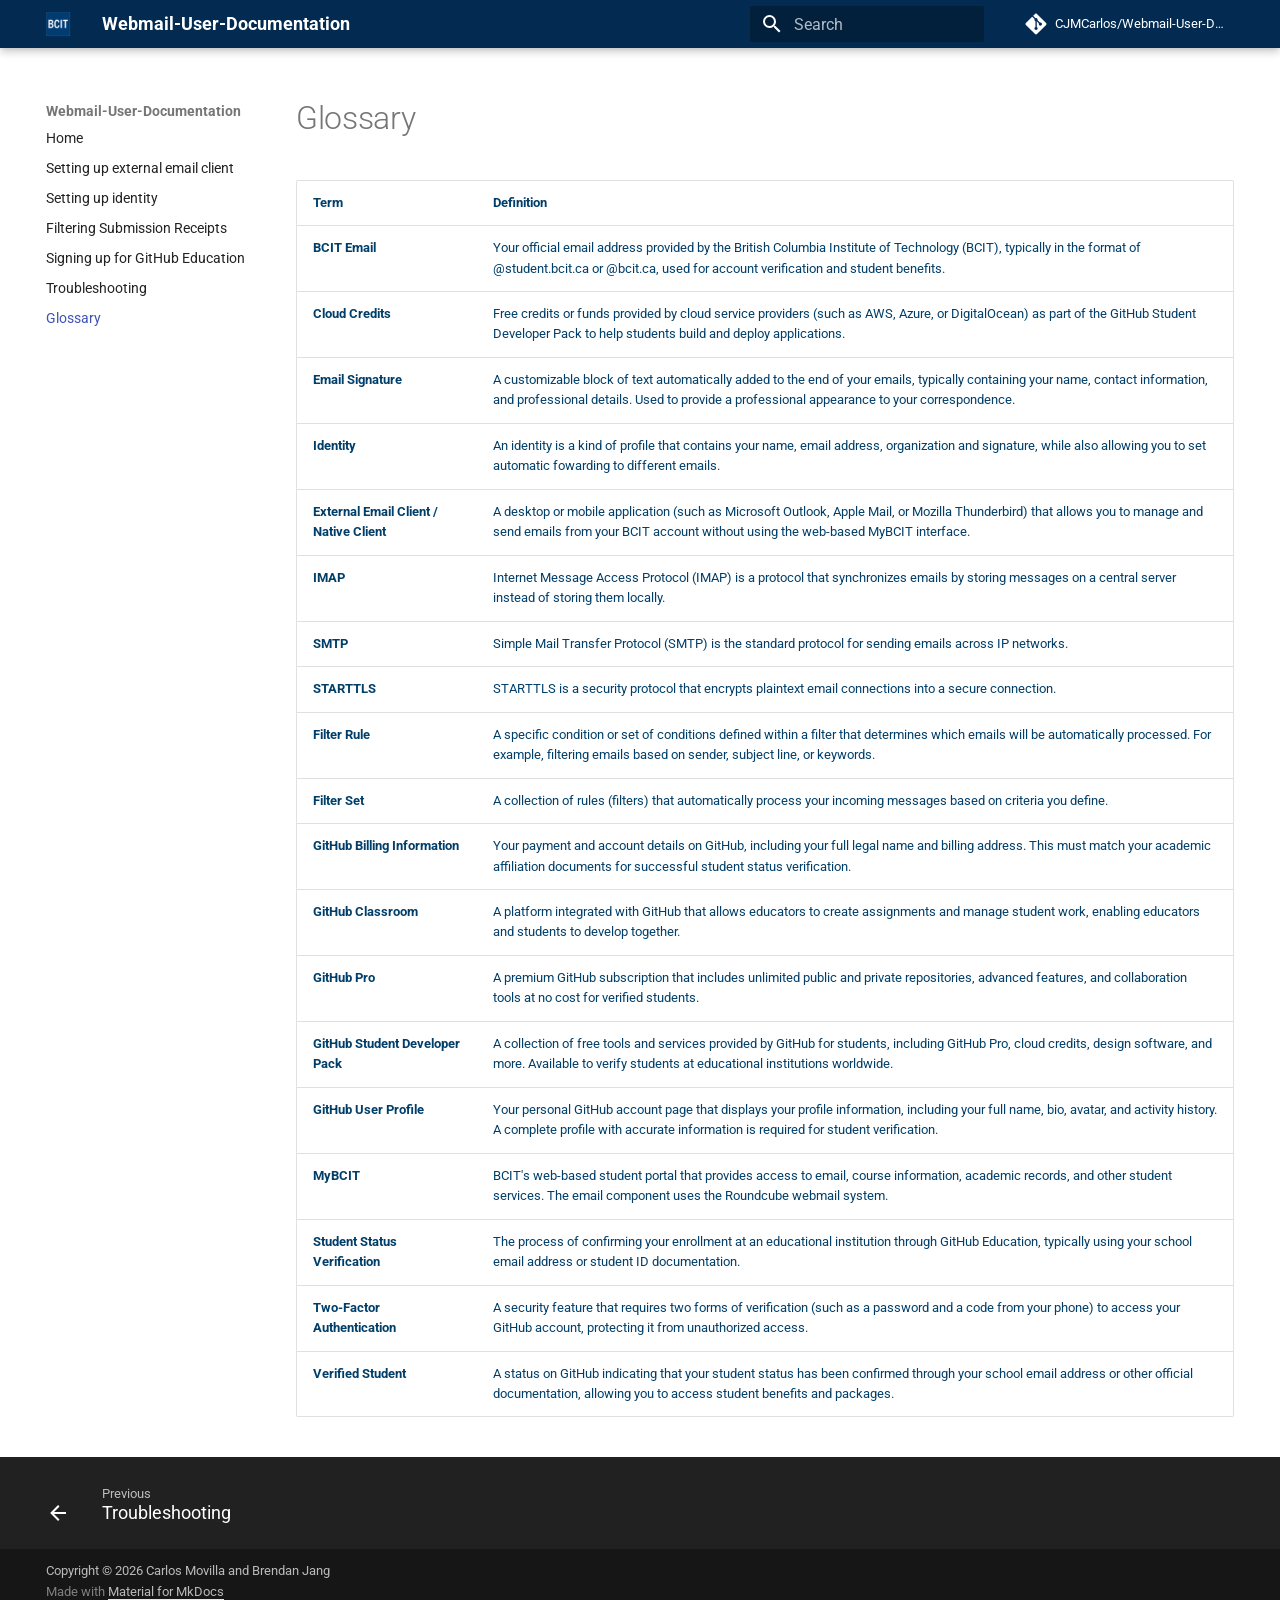
<file: Glossary/index.html>
<!doctype html>
<html lang="en" class="no-js">
  <head>
    
      <meta charset="utf-8">
      <meta name="viewport" content="width=device-width,initial-scale=1">
      
      
      
        <link rel="canonical" href="https://mydomain.org/Webmail-User-Documentation/Glossary/">
      
      
        <link rel="prev" href="../Troubleshooting/">
      
      
      
        
      
      
      <link rel="icon" href="../assets/channels4_profile.jpg">
      <meta name="generator" content="mkdocs-1.6.1, mkdocs-material-9.7.6">
    
    
      
        <title>Glossary - Webmail-User-Documentation</title>
      
    
    
      <link rel="stylesheet" href="../assets/stylesheets/main.484c7ddc.min.css">
      
        
        <link rel="stylesheet" href="../assets/stylesheets/palette.ab4e12ef.min.css">
      
      


    
    
      
    
    
      
        
        
        <link rel="preconnect" href="https://fonts.gstatic.com" crossorigin>
        <link rel="stylesheet" href="https://fonts.googleapis.com/css?family=Roboto:300,300i,400,400i,700,700i%7CRoboto+Mono:400,400i,700,700i&display=fallback">
        <style>:root{--md-text-font:"Roboto";--md-code-font:"Roboto Mono"}</style>
      
    
    
      <link rel="stylesheet" href="../stylesheet/extra.css">
    
    <script>__md_scope=new URL("..",location),__md_hash=e=>[...e].reduce(((e,_)=>(e<<5)-e+_.charCodeAt(0)),0),__md_get=(e,_=localStorage,t=__md_scope)=>JSON.parse(_.getItem(t.pathname+"."+e)),__md_set=(e,_,t=localStorage,a=__md_scope)=>{try{t.setItem(a.pathname+"."+e,JSON.stringify(_))}catch(e){}}</script>
    
      

    
    
  </head>
  
  
    
    
    
    
    
    <body dir="ltr" data-md-color-scheme="header1" data-md-color-primary="indigo" data-md-color-accent="indigo">
  
    
    <input class="md-toggle" data-md-toggle="drawer" type="checkbox" id="__drawer" autocomplete="off">
    <input class="md-toggle" data-md-toggle="search" type="checkbox" id="__search" autocomplete="off">
    <label class="md-overlay" for="__drawer"></label>
    <div data-md-component="skip">
      
    </div>
    <div data-md-component="announce">
      
    </div>
    
    
      

  

<header class="md-header md-header--shadow" data-md-component="header">
  <nav class="md-header__inner md-grid" aria-label="Header">
    <a href=".." title="Webmail-User-Documentation" class="md-header__button md-logo" aria-label="Webmail-User-Documentation" data-md-component="logo">
      
  <img src="../assets/channels4_profile.jpg" alt="logo">

    </a>
    <label class="md-header__button md-icon" for="__drawer">
      
      <svg xmlns="http://www.w3.org/2000/svg" viewBox="0 0 24 24"><path d="M3 6h18v2H3zm0 5h18v2H3zm0 5h18v2H3z"/></svg>
    </label>
    <div class="md-header__title" data-md-component="header-title">
      <div class="md-header__ellipsis">
        <div class="md-header__topic">
          <span class="md-ellipsis">
            Webmail-User-Documentation
          </span>
        </div>
        <div class="md-header__topic" data-md-component="header-topic">
          <span class="md-ellipsis">
            
              Glossary
            
          </span>
        </div>
      </div>
    </div>
    
      
    
    
    
    
      
      
        <label class="md-header__button md-icon" for="__search">
          
          <svg xmlns="http://www.w3.org/2000/svg" viewBox="0 0 24 24"><path d="M9.5 3A6.5 6.5 0 0 1 16 9.5c0 1.61-.59 3.09-1.56 4.23l.27.27h.79l5 5-1.5 1.5-5-5v-.79l-.27-.27A6.52 6.52 0 0 1 9.5 16 6.5 6.5 0 0 1 3 9.5 6.5 6.5 0 0 1 9.5 3m0 2C7 5 5 7 5 9.5S7 14 9.5 14 14 12 14 9.5 12 5 9.5 5"/></svg>
        </label>
        <div class="md-search" data-md-component="search" role="dialog">
  <label class="md-search__overlay" for="__search"></label>
  <div class="md-search__inner" role="search">
    <form class="md-search__form" name="search">
      <input type="text" class="md-search__input" name="query" aria-label="Search" placeholder="Search" autocapitalize="off" autocorrect="off" autocomplete="off" spellcheck="false" data-md-component="search-query" required>
      <label class="md-search__icon md-icon" for="__search">
        
        <svg xmlns="http://www.w3.org/2000/svg" viewBox="0 0 24 24"><path d="M9.5 3A6.5 6.5 0 0 1 16 9.5c0 1.61-.59 3.09-1.56 4.23l.27.27h.79l5 5-1.5 1.5-5-5v-.79l-.27-.27A6.52 6.52 0 0 1 9.5 16 6.5 6.5 0 0 1 3 9.5 6.5 6.5 0 0 1 9.5 3m0 2C7 5 5 7 5 9.5S7 14 9.5 14 14 12 14 9.5 12 5 9.5 5"/></svg>
        
        <svg xmlns="http://www.w3.org/2000/svg" viewBox="0 0 24 24"><path d="M20 11v2H8l5.5 5.5-1.42 1.42L4.16 12l7.92-7.92L13.5 5.5 8 11z"/></svg>
      </label>
      <nav class="md-search__options" aria-label="Search">
        
        <button type="reset" class="md-search__icon md-icon" title="Clear" aria-label="Clear" tabindex="-1">
          
          <svg xmlns="http://www.w3.org/2000/svg" viewBox="0 0 24 24"><path d="M19 6.41 17.59 5 12 10.59 6.41 5 5 6.41 10.59 12 5 17.59 6.41 19 12 13.41 17.59 19 19 17.59 13.41 12z"/></svg>
        </button>
      </nav>
      
    </form>
    <div class="md-search__output">
      <div class="md-search__scrollwrap" tabindex="0" data-md-scrollfix>
        <div class="md-search-result" data-md-component="search-result">
          <div class="md-search-result__meta">
            Initializing search
          </div>
          <ol class="md-search-result__list" role="presentation"></ol>
        </div>
      </div>
    </div>
  </div>
</div>
      
    
    
      <div class="md-header__source">
        <a href="https://github.com/CJMCarlos/Webmail-User-Documentation/" title="Go to repository" class="md-source" data-md-component="source">
  <div class="md-source__icon md-icon">
    
    <svg xmlns="http://www.w3.org/2000/svg" viewBox="0 0 448 512"><!--! Font Awesome Free 7.1.0 by @fontawesome - https://fontawesome.com License - https://fontawesome.com/license/free (Icons: CC BY 4.0, Fonts: SIL OFL 1.1, Code: MIT License) Copyright 2025 Fonticons, Inc.--><path d="M439.6 236.1 244 40.5c-5.4-5.5-12.8-8.5-20.4-8.5s-15 3-20.4 8.4L162.5 81l51.5 51.5c27.1-9.1 52.7 16.8 43.4 43.7l49.7 49.7c34.2-11.8 61.2 31 35.5 56.7-26.5 26.5-70.2-2.9-56-37.3L240.3 199v121.9c25.3 12.5 22.3 41.8 9.1 55-6.4 6.4-15.2 10.1-24.3 10.1s-17.8-3.6-24.3-10.1c-17.6-17.6-11.1-46.9 11.2-56v-123c-20.8-8.5-24.6-30.7-18.6-45L142.6 101 8.5 235.1C3 240.6 0 247.9 0 255.5s3 15 8.5 20.4l195.6 195.7c5.4 5.4 12.7 8.4 20.4 8.4s15-3 20.4-8.4l194.7-194.7c5.4-5.4 8.4-12.8 8.4-20.4s-3-15-8.4-20.4"/></svg>
  </div>
  <div class="md-source__repository">
    CJMCarlos/Webmail-User-Documentation/
  </div>
</a>
      </div>
    
  </nav>
  
</header>
    
    <div class="md-container" data-md-component="container">
      
      
        
          
        
      
      <main class="md-main" data-md-component="main">
        <div class="md-main__inner md-grid">
          
            
              
              <div class="md-sidebar md-sidebar--primary" data-md-component="sidebar" data-md-type="navigation" >
                <div class="md-sidebar__scrollwrap">
                  <div class="md-sidebar__inner">
                    



  

<nav class="md-nav md-nav--primary md-nav--integrated" aria-label="Navigation" data-md-level="0">
  <label class="md-nav__title" for="__drawer">
    <a href=".." title="Webmail-User-Documentation" class="md-nav__button md-logo" aria-label="Webmail-User-Documentation" data-md-component="logo">
      
  <img src="../assets/channels4_profile.jpg" alt="logo">

    </a>
    Webmail-User-Documentation
  </label>
  
    <div class="md-nav__source">
      <a href="https://github.com/CJMCarlos/Webmail-User-Documentation/" title="Go to repository" class="md-source" data-md-component="source">
  <div class="md-source__icon md-icon">
    
    <svg xmlns="http://www.w3.org/2000/svg" viewBox="0 0 448 512"><!--! Font Awesome Free 7.1.0 by @fontawesome - https://fontawesome.com License - https://fontawesome.com/license/free (Icons: CC BY 4.0, Fonts: SIL OFL 1.1, Code: MIT License) Copyright 2025 Fonticons, Inc.--><path d="M439.6 236.1 244 40.5c-5.4-5.5-12.8-8.5-20.4-8.5s-15 3-20.4 8.4L162.5 81l51.5 51.5c27.1-9.1 52.7 16.8 43.4 43.7l49.7 49.7c34.2-11.8 61.2 31 35.5 56.7-26.5 26.5-70.2-2.9-56-37.3L240.3 199v121.9c25.3 12.5 22.3 41.8 9.1 55-6.4 6.4-15.2 10.1-24.3 10.1s-17.8-3.6-24.3-10.1c-17.6-17.6-11.1-46.9 11.2-56v-123c-20.8-8.5-24.6-30.7-18.6-45L142.6 101 8.5 235.1C3 240.6 0 247.9 0 255.5s3 15 8.5 20.4l195.6 195.7c5.4 5.4 12.7 8.4 20.4 8.4s15-3 20.4-8.4l194.7-194.7c5.4-5.4 8.4-12.8 8.4-20.4s-3-15-8.4-20.4"/></svg>
  </div>
  <div class="md-source__repository">
    CJMCarlos/Webmail-User-Documentation/
  </div>
</a>
    </div>
  
  <ul class="md-nav__list" data-md-scrollfix>
    
      
      
  
  
  
  
    <li class="md-nav__item">
      <a href=".." class="md-nav__link">
        
  
  
  <span class="md-ellipsis">
    
  
    Home
  

    
  </span>
  
  

      </a>
    </li>
  

    
      
      
  
  
  
  
    <li class="md-nav__item">
      <a href="../Setting%20up%20external%20email%20client/" class="md-nav__link">
        
  
  
  <span class="md-ellipsis">
    
  
    Setting up external email client
  

    
  </span>
  
  

      </a>
    </li>
  

    
      
      
  
  
  
  
    <li class="md-nav__item">
      <a href="../Setting%20up%20identity/" class="md-nav__link">
        
  
  
  <span class="md-ellipsis">
    
  
    Setting up identity
  

    
  </span>
  
  

      </a>
    </li>
  

    
      
      
  
  
  
  
    <li class="md-nav__item">
      <a href="../Filtering%20Submission%20Receipts/" class="md-nav__link">
        
  
  
  <span class="md-ellipsis">
    
  
    Filtering Submission Receipts
  

    
  </span>
  
  

      </a>
    </li>
  

    
      
      
  
  
  
  
    <li class="md-nav__item">
      <a href="../Signing%20up%20for%20GitHub%20Education/" class="md-nav__link">
        
  
  
  <span class="md-ellipsis">
    
  
    Signing up for GitHub Education
  

    
  </span>
  
  

      </a>
    </li>
  

    
      
      
  
  
  
  
    <li class="md-nav__item">
      <a href="../Troubleshooting/" class="md-nav__link">
        
  
  
  <span class="md-ellipsis">
    
  
    Troubleshooting
  

    
  </span>
  
  

      </a>
    </li>
  

    
      
      
  
  
    
  
  
  
    <li class="md-nav__item md-nav__item--active">
      
      <input class="md-nav__toggle md-toggle" type="checkbox" id="__toc">
      
      
      
      <a href="./" class="md-nav__link md-nav__link--active">
        
  
  
  <span class="md-ellipsis">
    
  
    Glossary
  

    
  </span>
  
  

      </a>
      
    </li>
  

    
  </ul>
</nav>
                  </div>
                </div>
              </div>
            
            
          
          
            <div class="md-content" data-md-component="content">
              
              <article class="md-content__inner md-typeset">
                
                  


  
  


  <h1>Glossary</h1>

<table>
<thead>
<tr>
<th><strong>Term</strong></th>
<th><strong>Definition</strong></th>
</tr>
</thead>
<tbody>
<tr>
<td><strong>BCIT Email</strong></td>
<td>Your official email address provided by the British Columbia Institute of Technology (BCIT), typically in the format of @student.bcit.ca or @bcit.ca, used for account verification and student benefits.</td>
</tr>
<tr>
<td><strong>Cloud Credits</strong></td>
<td>Free credits or funds provided by cloud service providers (such as AWS, Azure, or DigitalOcean) as part of the GitHub Student Developer Pack to help students build and deploy applications.</td>
</tr>
<tr>
<td><strong>Email Signature</strong></td>
<td>A customizable block of text automatically added to the end of your emails, typically containing your name, contact information, and professional details. Used to provide a professional appearance to your correspondence.</td>
</tr>
<tr>
<td><strong>Identity</strong></td>
<td>An identity is a kind of profile that contains your name, email address, organization and signature, while also allowing you to set automatic fowarding to different emails.</td>
</tr>
<tr>
<td><strong>External Email Client / Native Client</strong></td>
<td>A desktop or mobile application (such as Microsoft Outlook, Apple Mail, or Mozilla Thunderbird) that allows you to manage and send emails from your BCIT account without using the web-based MyBCIT interface.</td>
</tr>
<tr>
<td><strong>IMAP</strong></td>
<td>Internet Message Access Protocol (IMAP) is a protocol that synchronizes emails by storing messages on a central server instead of storing them locally.</td>
</tr>
<tr>
<td><strong>SMTP</strong></td>
<td>Simple Mail Transfer Protocol (SMTP) is the standard protocol for sending emails across IP networks.</td>
</tr>
<tr>
<td><strong>STARTTLS</strong></td>
<td>STARTTLS is a security protocol that encrypts plaintext email connections into a secure connection.</td>
</tr>
<tr>
<td><strong>Filter Rule</strong></td>
<td>A specific condition or set of conditions defined within a filter that determines which emails will be automatically processed. For example, filtering emails based on sender, subject line, or keywords.</td>
</tr>
<tr>
<td><strong>Filter Set</strong></td>
<td>A collection of rules (filters) that automatically process your incoming messages based on criteria you define.</td>
</tr>
<tr>
<td><strong>GitHub Billing Information</strong></td>
<td>Your payment and account details on GitHub, including your full legal name and billing address. This must match your academic affiliation documents for successful student status verification.</td>
</tr>
<tr>
<td><strong>GitHub Classroom</strong></td>
<td>A platform integrated with GitHub that allows educators to create assignments and manage student work, enabling educators and students to develop together.</td>
</tr>
<tr>
<td><strong>GitHub Pro</strong></td>
<td>A premium GitHub subscription that includes unlimited public and private repositories, advanced features, and collaboration tools at no cost for verified students.</td>
</tr>
<tr>
<td><strong>GitHub Student Developer Pack</strong></td>
<td>A collection of free tools and services provided by GitHub for students, including GitHub Pro, cloud credits, design software, and more. Available to verify students at educational institutions worldwide.</td>
</tr>
<tr>
<td><strong>GitHub User Profile</strong></td>
<td>Your personal GitHub account page that displays your profile information, including your full name, bio, avatar, and activity history. A complete profile with accurate information is required for student verification.</td>
</tr>
<tr>
<td><strong>MyBCIT</strong></td>
<td>BCIT's web-based student portal that provides access to email, course information, academic records, and other student services. The email component uses the Roundcube webmail system.</td>
</tr>
<tr>
<td><strong>Student Status Verification</strong></td>
<td>The process of confirming your enrollment at an educational institution through GitHub Education, typically using your school email address or student ID documentation.</td>
</tr>
<tr>
<td><strong>Two-Factor Authentication</strong></td>
<td>A security feature that requires two forms of verification (such as a password and a code from your phone) to access your GitHub account, protecting it from unauthorized access.</td>
</tr>
<tr>
<td><strong>Verified Student</strong></td>
<td>A status on GitHub indicating that your student status has been confirmed through your school email address or other official documentation, allowing you to access student benefits and packages.</td>
</tr>
</tbody>
</table>












                
              </article>
            </div>
          
          
<script>var target=document.getElementById(location.hash.slice(1));target&&target.name&&(target.checked=target.name.startsWith("__tabbed_"))</script>
        </div>
        
      </main>
      
        <footer class="md-footer">
  
    
      
      <nav class="md-footer__inner md-grid" aria-label="Footer" >
        
          
          <a href="../Troubleshooting/" class="md-footer__link md-footer__link--prev" aria-label="Previous: Troubleshooting">
            <div class="md-footer__button md-icon">
              
              <svg xmlns="http://www.w3.org/2000/svg" viewBox="0 0 24 24"><path d="M20 11v2H8l5.5 5.5-1.42 1.42L4.16 12l7.92-7.92L13.5 5.5 8 11z"/></svg>
            </div>
            <div class="md-footer__title">
              <span class="md-footer__direction">
                Previous
              </span>
              <div class="md-ellipsis">
                Troubleshooting
              </div>
            </div>
          </a>
        
        
      </nav>
    
  
  <div class="md-footer-meta md-typeset">
    <div class="md-footer-meta__inner md-grid">
      <div class="md-copyright">
  
    <div class="md-copyright__highlight">
      Copyright &copy; 2026 Carlos Movilla and Brendan Jang
    </div>
  
  
    Made with
    <a href="https://squidfunk.github.io/mkdocs-material/" target="_blank" rel="noopener">
      Material for MkDocs
    </a>
  
</div>
      
    </div>
  </div>
</footer>
      
    </div>
    <div class="md-dialog" data-md-component="dialog">
      <div class="md-dialog__inner md-typeset"></div>
    </div>
    
    
    
      
      
      <script id="__config" type="application/json">{"annotate": null, "base": "..", "features": ["navigation.footer", "toc.integrate"], "search": "../assets/javascripts/workers/search.2c215733.min.js", "tags": null, "translations": {"clipboard.copied": "Copied to clipboard", "clipboard.copy": "Copy to clipboard", "search.result.more.one": "1 more on this page", "search.result.more.other": "# more on this page", "search.result.none": "No matching documents", "search.result.one": "1 matching document", "search.result.other": "# matching documents", "search.result.placeholder": "Type to start searching", "search.result.term.missing": "Missing", "select.version": "Select version"}, "version": null}</script>
    
    
      <script src="../assets/javascripts/bundle.79ae519e.min.js"></script>
      
    
  </body>
</html>
</file>
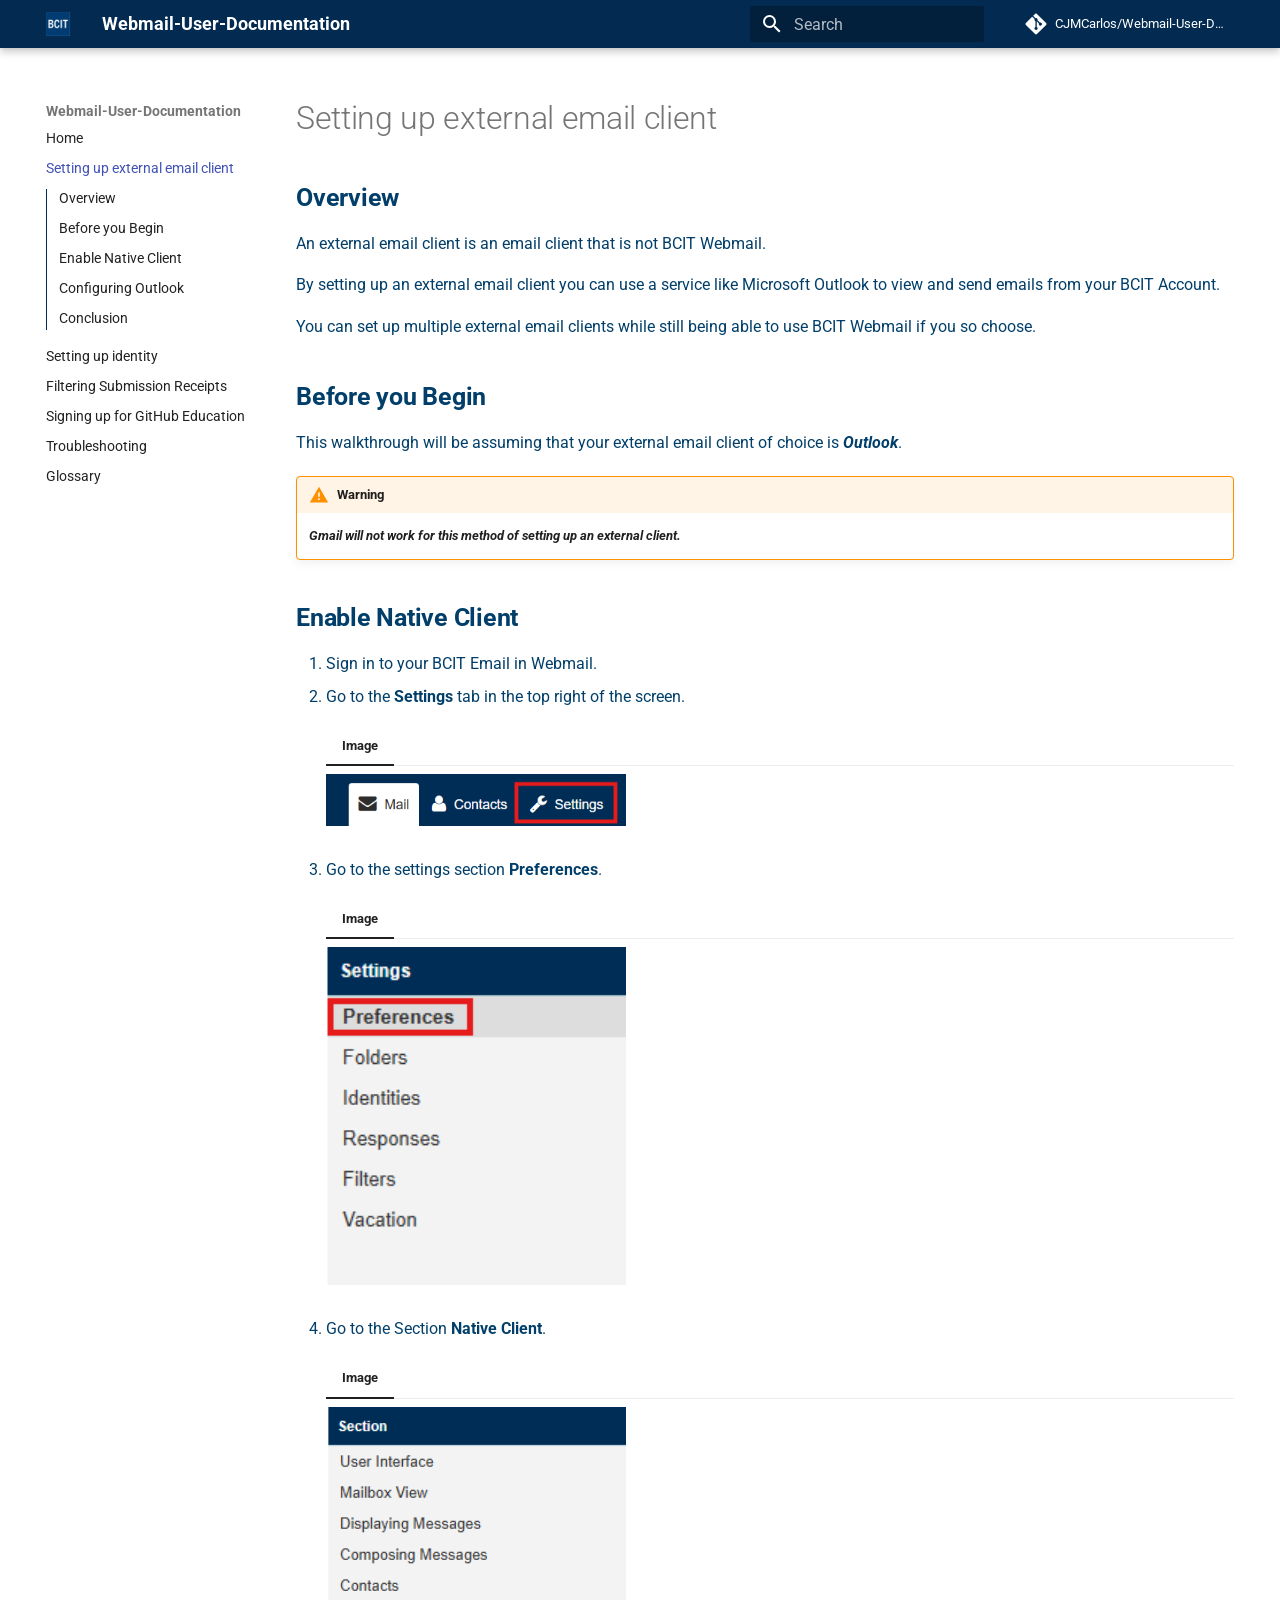
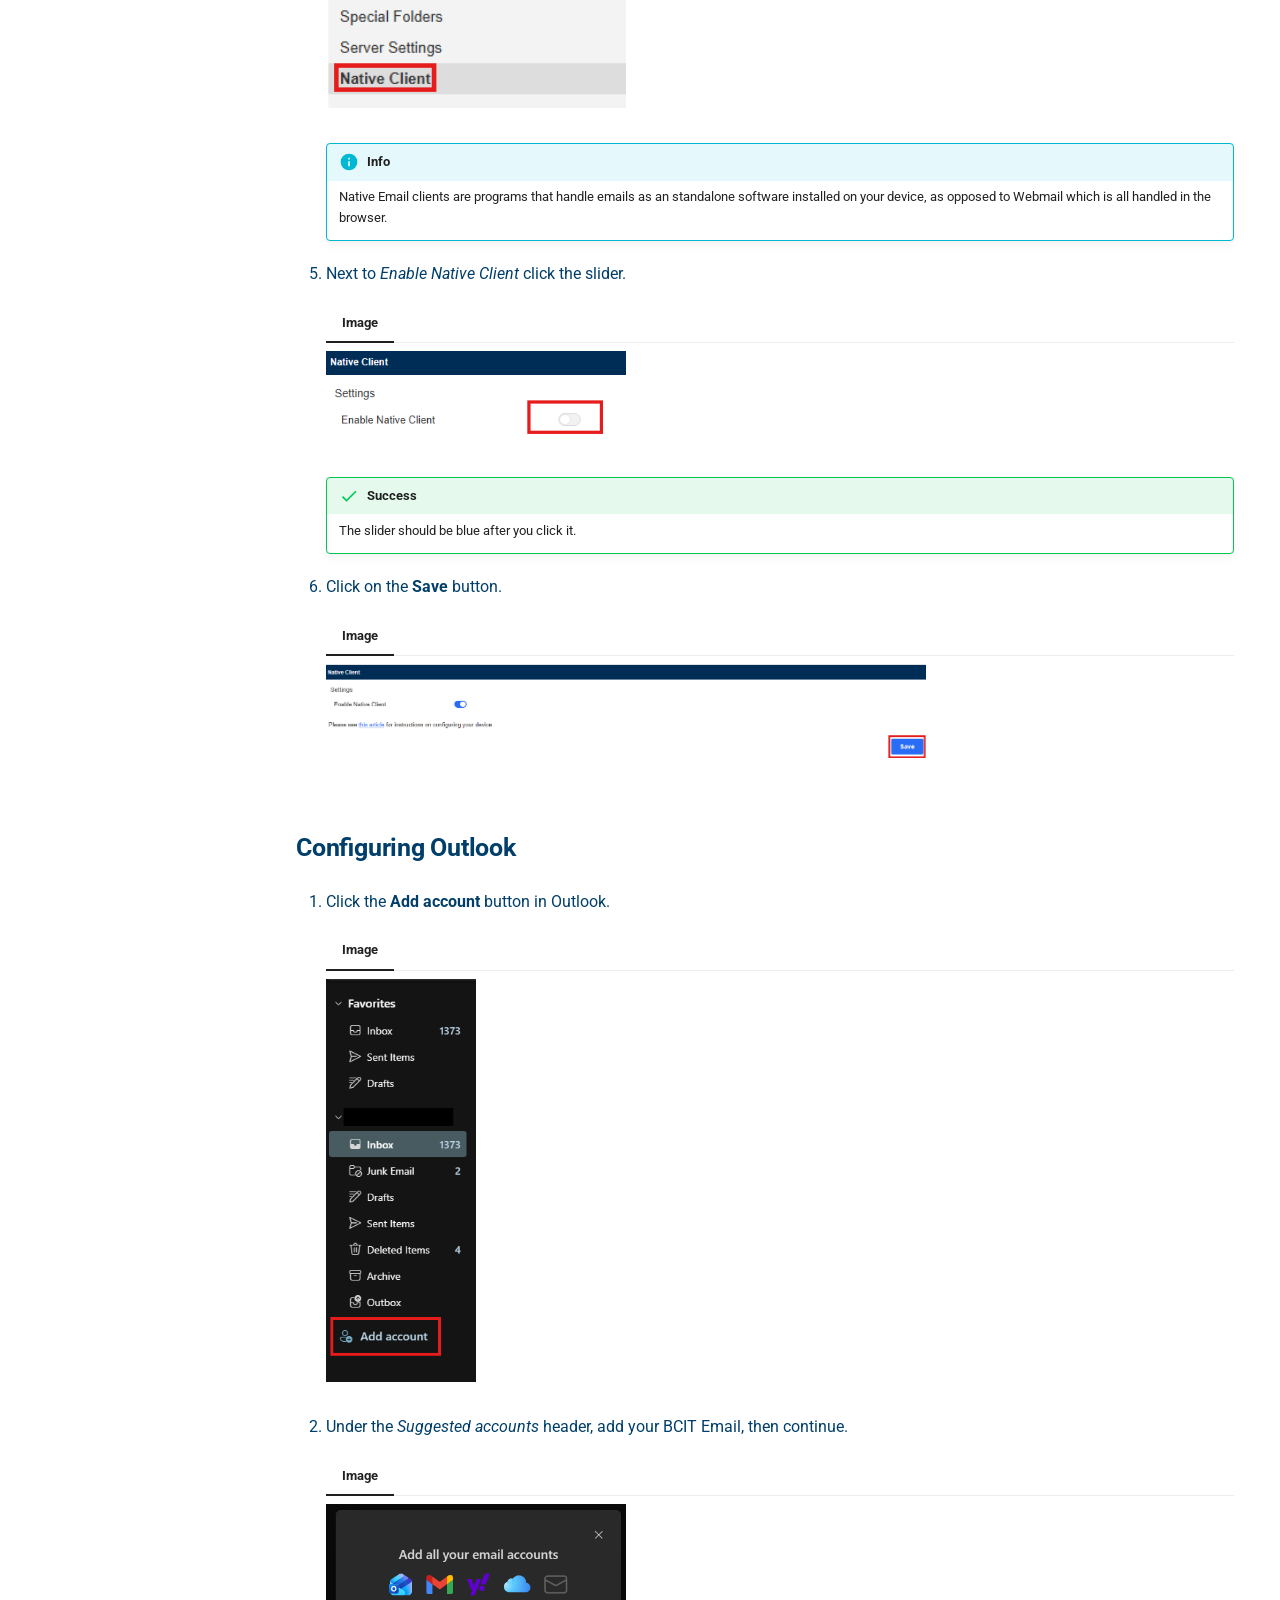
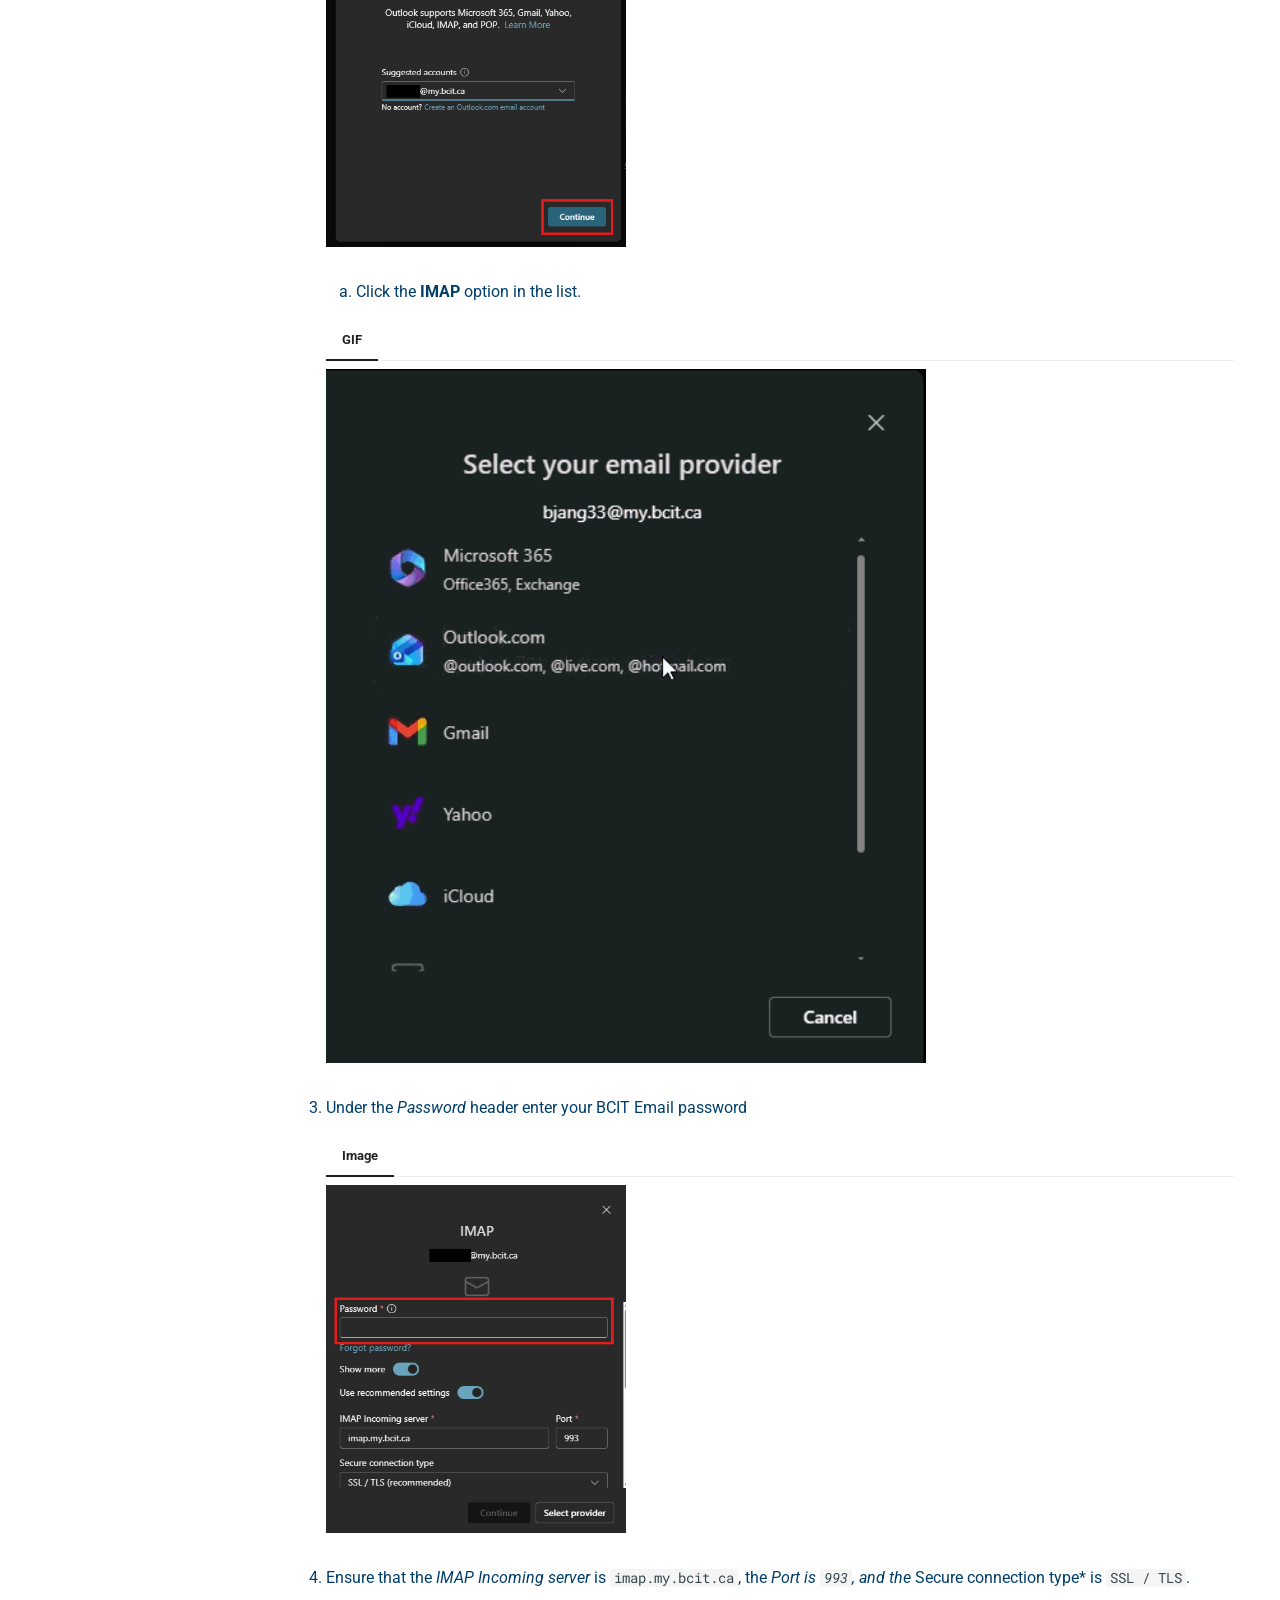
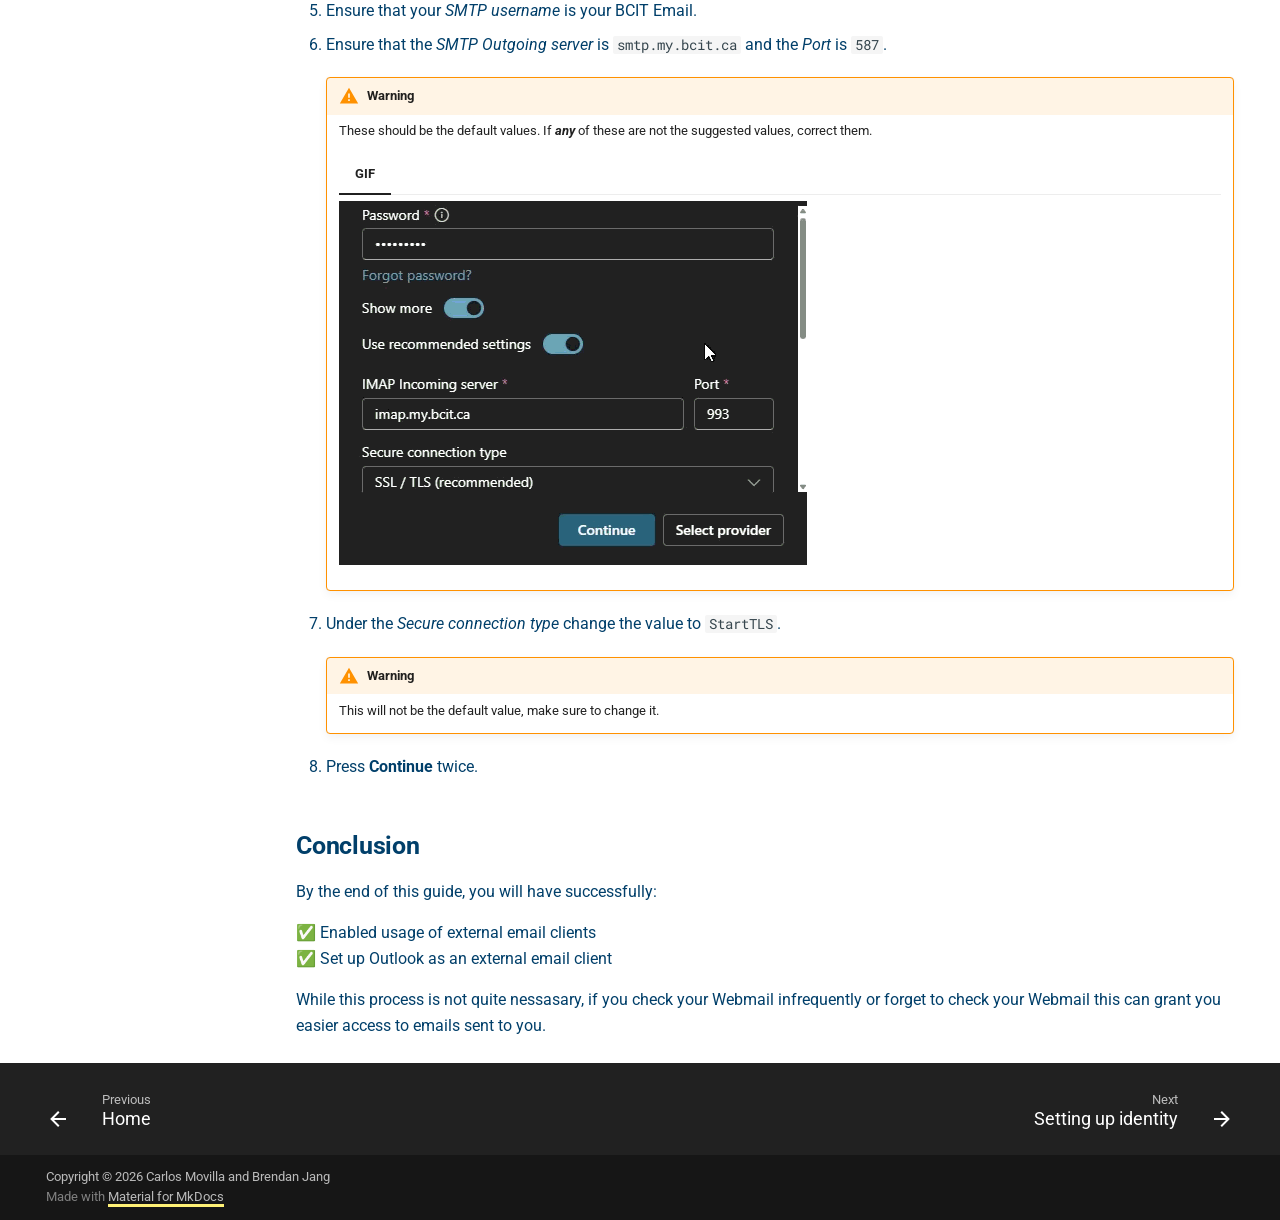
<file: Setting up external email client/index.html>
<!doctype html>
<html lang="en" class="no-js">
  <head>
    
      <meta charset="utf-8">
      <meta name="viewport" content="width=device-width,initial-scale=1">
      
      
      
        <link rel="canonical" href="https://mydomain.org/Webmail-User-Documentation/Setting%20up%20external%20email%20client/">
      
      
        <link rel="prev" href="..">
      
      
        <link rel="next" href="../Setting%20up%20identity/">
      
      
        
      
      
      <link rel="icon" href="../assets/channels4_profile.jpg">
      <meta name="generator" content="mkdocs-1.6.1, mkdocs-material-9.7.6">
    
    
      
        <title>Setting up external email client - Webmail-User-Documentation</title>
      
    
    
      <link rel="stylesheet" href="../assets/stylesheets/main.484c7ddc.min.css">
      
        
        <link rel="stylesheet" href="../assets/stylesheets/palette.ab4e12ef.min.css">
      
      


    
    
      
    
    
      
        
        
        <link rel="preconnect" href="https://fonts.gstatic.com" crossorigin>
        <link rel="stylesheet" href="https://fonts.googleapis.com/css?family=Roboto:300,300i,400,400i,700,700i%7CRoboto+Mono:400,400i,700,700i&display=fallback">
        <style>:root{--md-text-font:"Roboto";--md-code-font:"Roboto Mono"}</style>
      
    
    
      <link rel="stylesheet" href="../stylesheet/extra.css">
    
    <script>__md_scope=new URL("..",location),__md_hash=e=>[...e].reduce(((e,_)=>(e<<5)-e+_.charCodeAt(0)),0),__md_get=(e,_=localStorage,t=__md_scope)=>JSON.parse(_.getItem(t.pathname+"."+e)),__md_set=(e,_,t=localStorage,a=__md_scope)=>{try{t.setItem(a.pathname+"."+e,JSON.stringify(_))}catch(e){}}</script>
    
      

    
    
  </head>
  
  
    
    
    
    
    
    <body dir="ltr" data-md-color-scheme="header1" data-md-color-primary="indigo" data-md-color-accent="indigo">
  
    
    <input class="md-toggle" data-md-toggle="drawer" type="checkbox" id="__drawer" autocomplete="off">
    <input class="md-toggle" data-md-toggle="search" type="checkbox" id="__search" autocomplete="off">
    <label class="md-overlay" for="__drawer"></label>
    <div data-md-component="skip">
      
        
        <a href="#overview" class="md-skip">
          Skip to content
        </a>
      
    </div>
    <div data-md-component="announce">
      
    </div>
    
    
      

  

<header class="md-header md-header--shadow" data-md-component="header">
  <nav class="md-header__inner md-grid" aria-label="Header">
    <a href=".." title="Webmail-User-Documentation" class="md-header__button md-logo" aria-label="Webmail-User-Documentation" data-md-component="logo">
      
  <img src="../assets/channels4_profile.jpg" alt="logo">

    </a>
    <label class="md-header__button md-icon" for="__drawer">
      
      <svg xmlns="http://www.w3.org/2000/svg" viewBox="0 0 24 24"><path d="M3 6h18v2H3zm0 5h18v2H3zm0 5h18v2H3z"/></svg>
    </label>
    <div class="md-header__title" data-md-component="header-title">
      <div class="md-header__ellipsis">
        <div class="md-header__topic">
          <span class="md-ellipsis">
            Webmail-User-Documentation
          </span>
        </div>
        <div class="md-header__topic" data-md-component="header-topic">
          <span class="md-ellipsis">
            
              Setting up external email client
            
          </span>
        </div>
      </div>
    </div>
    
      
    
    
    
    
      
      
        <label class="md-header__button md-icon" for="__search">
          
          <svg xmlns="http://www.w3.org/2000/svg" viewBox="0 0 24 24"><path d="M9.5 3A6.5 6.5 0 0 1 16 9.5c0 1.61-.59 3.09-1.56 4.23l.27.27h.79l5 5-1.5 1.5-5-5v-.79l-.27-.27A6.52 6.52 0 0 1 9.5 16 6.5 6.5 0 0 1 3 9.5 6.5 6.5 0 0 1 9.5 3m0 2C7 5 5 7 5 9.5S7 14 9.5 14 14 12 14 9.5 12 5 9.5 5"/></svg>
        </label>
        <div class="md-search" data-md-component="search" role="dialog">
  <label class="md-search__overlay" for="__search"></label>
  <div class="md-search__inner" role="search">
    <form class="md-search__form" name="search">
      <input type="text" class="md-search__input" name="query" aria-label="Search" placeholder="Search" autocapitalize="off" autocorrect="off" autocomplete="off" spellcheck="false" data-md-component="search-query" required>
      <label class="md-search__icon md-icon" for="__search">
        
        <svg xmlns="http://www.w3.org/2000/svg" viewBox="0 0 24 24"><path d="M9.5 3A6.5 6.5 0 0 1 16 9.5c0 1.61-.59 3.09-1.56 4.23l.27.27h.79l5 5-1.5 1.5-5-5v-.79l-.27-.27A6.52 6.52 0 0 1 9.5 16 6.5 6.5 0 0 1 3 9.5 6.5 6.5 0 0 1 9.5 3m0 2C7 5 5 7 5 9.5S7 14 9.5 14 14 12 14 9.5 12 5 9.5 5"/></svg>
        
        <svg xmlns="http://www.w3.org/2000/svg" viewBox="0 0 24 24"><path d="M20 11v2H8l5.5 5.5-1.42 1.42L4.16 12l7.92-7.92L13.5 5.5 8 11z"/></svg>
      </label>
      <nav class="md-search__options" aria-label="Search">
        
        <button type="reset" class="md-search__icon md-icon" title="Clear" aria-label="Clear" tabindex="-1">
          
          <svg xmlns="http://www.w3.org/2000/svg" viewBox="0 0 24 24"><path d="M19 6.41 17.59 5 12 10.59 6.41 5 5 6.41 10.59 12 5 17.59 6.41 19 12 13.41 17.59 19 19 17.59 13.41 12z"/></svg>
        </button>
      </nav>
      
    </form>
    <div class="md-search__output">
      <div class="md-search__scrollwrap" tabindex="0" data-md-scrollfix>
        <div class="md-search-result" data-md-component="search-result">
          <div class="md-search-result__meta">
            Initializing search
          </div>
          <ol class="md-search-result__list" role="presentation"></ol>
        </div>
      </div>
    </div>
  </div>
</div>
      
    
    
      <div class="md-header__source">
        <a href="https://github.com/CJMCarlos/Webmail-User-Documentation/" title="Go to repository" class="md-source" data-md-component="source">
  <div class="md-source__icon md-icon">
    
    <svg xmlns="http://www.w3.org/2000/svg" viewBox="0 0 448 512"><!--! Font Awesome Free 7.1.0 by @fontawesome - https://fontawesome.com License - https://fontawesome.com/license/free (Icons: CC BY 4.0, Fonts: SIL OFL 1.1, Code: MIT License) Copyright 2025 Fonticons, Inc.--><path d="M439.6 236.1 244 40.5c-5.4-5.5-12.8-8.5-20.4-8.5s-15 3-20.4 8.4L162.5 81l51.5 51.5c27.1-9.1 52.7 16.8 43.4 43.7l49.7 49.7c34.2-11.8 61.2 31 35.5 56.7-26.5 26.5-70.2-2.9-56-37.3L240.3 199v121.9c25.3 12.5 22.3 41.8 9.1 55-6.4 6.4-15.2 10.1-24.3 10.1s-17.8-3.6-24.3-10.1c-17.6-17.6-11.1-46.9 11.2-56v-123c-20.8-8.5-24.6-30.7-18.6-45L142.6 101 8.5 235.1C3 240.6 0 247.9 0 255.5s3 15 8.5 20.4l195.6 195.7c5.4 5.4 12.7 8.4 20.4 8.4s15-3 20.4-8.4l194.7-194.7c5.4-5.4 8.4-12.8 8.4-20.4s-3-15-8.4-20.4"/></svg>
  </div>
  <div class="md-source__repository">
    CJMCarlos/Webmail-User-Documentation/
  </div>
</a>
      </div>
    
  </nav>
  
</header>
    
    <div class="md-container" data-md-component="container">
      
      
        
          
        
      
      <main class="md-main" data-md-component="main">
        <div class="md-main__inner md-grid">
          
            
              
              <div class="md-sidebar md-sidebar--primary" data-md-component="sidebar" data-md-type="navigation" >
                <div class="md-sidebar__scrollwrap">
                  <div class="md-sidebar__inner">
                    



  

<nav class="md-nav md-nav--primary md-nav--integrated" aria-label="Navigation" data-md-level="0">
  <label class="md-nav__title" for="__drawer">
    <a href=".." title="Webmail-User-Documentation" class="md-nav__button md-logo" aria-label="Webmail-User-Documentation" data-md-component="logo">
      
  <img src="../assets/channels4_profile.jpg" alt="logo">

    </a>
    Webmail-User-Documentation
  </label>
  
    <div class="md-nav__source">
      <a href="https://github.com/CJMCarlos/Webmail-User-Documentation/" title="Go to repository" class="md-source" data-md-component="source">
  <div class="md-source__icon md-icon">
    
    <svg xmlns="http://www.w3.org/2000/svg" viewBox="0 0 448 512"><!--! Font Awesome Free 7.1.0 by @fontawesome - https://fontawesome.com License - https://fontawesome.com/license/free (Icons: CC BY 4.0, Fonts: SIL OFL 1.1, Code: MIT License) Copyright 2025 Fonticons, Inc.--><path d="M439.6 236.1 244 40.5c-5.4-5.5-12.8-8.5-20.4-8.5s-15 3-20.4 8.4L162.5 81l51.5 51.5c27.1-9.1 52.7 16.8 43.4 43.7l49.7 49.7c34.2-11.8 61.2 31 35.5 56.7-26.5 26.5-70.2-2.9-56-37.3L240.3 199v121.9c25.3 12.5 22.3 41.8 9.1 55-6.4 6.4-15.2 10.1-24.3 10.1s-17.8-3.6-24.3-10.1c-17.6-17.6-11.1-46.9 11.2-56v-123c-20.8-8.5-24.6-30.7-18.6-45L142.6 101 8.5 235.1C3 240.6 0 247.9 0 255.5s3 15 8.5 20.4l195.6 195.7c5.4 5.4 12.7 8.4 20.4 8.4s15-3 20.4-8.4l194.7-194.7c5.4-5.4 8.4-12.8 8.4-20.4s-3-15-8.4-20.4"/></svg>
  </div>
  <div class="md-source__repository">
    CJMCarlos/Webmail-User-Documentation/
  </div>
</a>
    </div>
  
  <ul class="md-nav__list" data-md-scrollfix>
    
      
      
  
  
  
  
    <li class="md-nav__item">
      <a href=".." class="md-nav__link">
        
  
  
  <span class="md-ellipsis">
    
  
    Home
  

    
  </span>
  
  

      </a>
    </li>
  

    
      
      
  
  
    
  
  
  
    <li class="md-nav__item md-nav__item--active">
      
      <input class="md-nav__toggle md-toggle" type="checkbox" id="__toc">
      
      
      
        <label class="md-nav__link md-nav__link--active" for="__toc">
          
  
  
  <span class="md-ellipsis">
    
  
    Setting up external email client
  

    
  </span>
  
  

          <span class="md-nav__icon md-icon"></span>
        </label>
      
      <a href="./" class="md-nav__link md-nav__link--active">
        
  
  
  <span class="md-ellipsis">
    
  
    Setting up external email client
  

    
  </span>
  
  

      </a>
      
        

<nav class="md-nav md-nav--secondary" aria-label="Table of contents">
  
  
  
  
    <label class="md-nav__title" for="__toc">
      <span class="md-nav__icon md-icon"></span>
      Table of contents
    </label>
    <ul class="md-nav__list" data-md-component="toc" data-md-scrollfix>
      
        <li class="md-nav__item">
  <a href="#overview" class="md-nav__link">
    <span class="md-ellipsis">
      
        Overview
      
    </span>
  </a>
  
</li>
      
        <li class="md-nav__item">
  <a href="#before-you-begin" class="md-nav__link">
    <span class="md-ellipsis">
      
        Before you Begin
      
    </span>
  </a>
  
</li>
      
        <li class="md-nav__item">
  <a href="#enable-native-client" class="md-nav__link">
    <span class="md-ellipsis">
      
        Enable Native Client
      
    </span>
  </a>
  
</li>
      
        <li class="md-nav__item">
  <a href="#configuring-outlook" class="md-nav__link">
    <span class="md-ellipsis">
      
        Configuring Outlook
      
    </span>
  </a>
  
</li>
      
        <li class="md-nav__item">
  <a href="#conclusion" class="md-nav__link">
    <span class="md-ellipsis">
      
        Conclusion
      
    </span>
  </a>
  
</li>
      
    </ul>
  
</nav>
      
    </li>
  

    
      
      
  
  
  
  
    <li class="md-nav__item">
      <a href="../Setting%20up%20identity/" class="md-nav__link">
        
  
  
  <span class="md-ellipsis">
    
  
    Setting up identity
  

    
  </span>
  
  

      </a>
    </li>
  

    
      
      
  
  
  
  
    <li class="md-nav__item">
      <a href="../Filtering%20Submission%20Receipts/" class="md-nav__link">
        
  
  
  <span class="md-ellipsis">
    
  
    Filtering Submission Receipts
  

    
  </span>
  
  

      </a>
    </li>
  

    
      
      
  
  
  
  
    <li class="md-nav__item">
      <a href="../Signing%20up%20for%20GitHub%20Education/" class="md-nav__link">
        
  
  
  <span class="md-ellipsis">
    
  
    Signing up for GitHub Education
  

    
  </span>
  
  

      </a>
    </li>
  

    
      
      
  
  
  
  
    <li class="md-nav__item">
      <a href="../Troubleshooting/" class="md-nav__link">
        
  
  
  <span class="md-ellipsis">
    
  
    Troubleshooting
  

    
  </span>
  
  

      </a>
    </li>
  

    
      
      
  
  
  
  
    <li class="md-nav__item">
      <a href="../Glossary/" class="md-nav__link">
        
  
  
  <span class="md-ellipsis">
    
  
    Glossary
  

    
  </span>
  
  

      </a>
    </li>
  

    
  </ul>
</nav>
                  </div>
                </div>
              </div>
            
            
          
          
            <div class="md-content" data-md-component="content">
              
              <article class="md-content__inner md-typeset">
                
                  


  
  


  <h1>Setting up external email client</h1>

<h2 id="overview"><strong>Overview</strong></h2>
<p>An external email client is an email client that is not BCIT Webmail.</p>
<p>By setting up an external email client you can use a service like Microsoft Outlook to view and send emails from your BCIT Account.</p>
<p>You can set up multiple external email clients while still being able to use BCIT Webmail if you so choose.</p>
<h2 id="before-you-begin"><strong>Before you Begin</strong></h2>
<p>This walkthrough will be assuming that your external email client of choice is <strong><em>Outlook</em></strong>.</p>
<div class="admonition warning">
<p class="admonition-title">Warning</p>
<p><strong><em>Gmail will not work for this method of setting up an external client.</em></strong></p>
</div>
<h2 id="enable-native-client"><strong>Enable Native Client</strong></h2>
<ol>
<li>Sign in to your BCIT Email in Webmail.</li>
<li>
<p>Go to the <strong>Settings</strong> tab in the top right of the screen.</p>
<div class="tabbed-set tabbed-alternate" data-tabs="1:1"><input checked="checked" id="__tabbed_1_1" name="__tabbed_1" type="radio" /><div class="tabbed-labels"><label for="__tabbed_1_1">Image</label></div>
<div class="tabbed-content">
<div class="tabbed-block">
<p><img alt="Navigating to Settings" src="../assets/Filter3rdStep.png" width="300px" /></p>
</div>
</div>
</div>
<!-- === "GIF"
    <img alt="Navigating to Setttings" src="assets/Filter3rdGif.gif" />{width=600px} -->
</li>
<li>
<p>Go to the settings section <strong>Preferences</strong>.</p>
<div class="tabbed-set tabbed-alternate" data-tabs="2:1"><input checked="checked" id="__tabbed_2_1" name="__tabbed_2" type="radio" /><div class="tabbed-labels"><label for="__tabbed_2_1">Image</label></div>
<div class="tabbed-content">
<div class="tabbed-block">
<p><img alt="Navigating to Preferences" src="../assets/emailClient/preferences.png" width="300px" /></p>
</div>
</div>
</div>
</li>
<li>
<p>Go to the Section <strong>Native Client</strong>.</p>
<div class="tabbed-set tabbed-alternate" data-tabs="3:1"><input checked="checked" id="__tabbed_3_1" name="__tabbed_3" type="radio" /><div class="tabbed-labels"><label for="__tabbed_3_1">Image</label></div>
<div class="tabbed-content">
<div class="tabbed-block">
<p><img alt="Navigating to Native Client" src="../assets/emailClient/nativeClient.png" width="300px" /></p>
</div>
</div>
</div>
<div class="admonition info">
<p class="admonition-title">Info</p>
<p>Native Email clients are programs that handle emails as an standalone software installed on your device, as opposed to Webmail which is all handled in the browser.</p>
</div>
</li>
<li>
<p>Next to <em>Enable Native Client</em> click the slider.</p>
<div class="tabbed-set tabbed-alternate" data-tabs="4:1"><input checked="checked" id="__tabbed_4_1" name="__tabbed_4" type="radio" /><div class="tabbed-labels"><label for="__tabbed_4_1">Image</label></div>
<div class="tabbed-content">
<div class="tabbed-block">
<p><img alt="Enabling Native Client" src="../assets/emailClient/enablenativeclient.png" width="300px" /></p>
</div>
</div>
</div>
<div class="admonition success">
<p class="admonition-title">Success</p>
<p>The slider should be blue after you click it.</p>
</div>
</li>
<li>
<p>Click on the <strong>Save</strong> button.</p>
<div class="tabbed-set tabbed-alternate" data-tabs="5:1"><input checked="checked" id="__tabbed_5_1" name="__tabbed_5" type="radio" /><div class="tabbed-labels"><label for="__tabbed_5_1">Image</label></div>
<div class="tabbed-content">
<div class="tabbed-block">
<p><img alt="Pressing Save" src="../assets/emailClient/save.png" width="600px" /></p>
</div>
</div>
</div>
</li>
</ol>
<h2 id="configuring-outlook"><strong>Configuring Outlook</strong></h2>
<ol>
<li>
<p>Click the <strong>Add account</strong> button in Outlook.</p>
<div class="tabbed-set tabbed-alternate" data-tabs="6:1"><input checked="checked" id="__tabbed_6_1" name="__tabbed_6" type="radio" /><div class="tabbed-labels"><label for="__tabbed_6_1">Image</label></div>
<div class="tabbed-content">
<div class="tabbed-block">
<p><img alt="Adding Account" src="../assets/emailClient/addAccount.png" width="150" /></p>
</div>
</div>
</div>
</li>
<li>
<p>Under the <em>Suggested accounts</em> header, add your BCIT Email, then continue.</p>
<div class="tabbed-set tabbed-alternate" data-tabs="7:1"><input checked="checked" id="__tabbed_7_1" name="__tabbed_7" type="radio" /><div class="tabbed-labels"><label for="__tabbed_7_1">Image</label></div>
<div class="tabbed-content">
<div class="tabbed-block">
<p><img alt="Add BCIT Email" src="../assets/emailClient/addBCIT.png" width="300px" /></p>
</div>
</div>
</div>
<ol>
<li>Click the <strong>IMAP</strong> option in the list.</li>
</ol>
<div class="tabbed-set tabbed-alternate" data-tabs="8:1"><input checked="checked" id="__tabbed_8_1" name="__tabbed_8" type="radio" /><div class="tabbed-labels"><label for="__tabbed_8_1">GIF</label></div>
<div class="tabbed-content">
<div class="tabbed-block">
<p><img alt="Selecting IMAP" src="../assets/emailClient/imap.gif" width="600px" /></p>
</div>
</div>
</div>
</li>
<li>
<p>Under the <em>Password</em> header enter your BCIT Email password</p>
<div class="tabbed-set tabbed-alternate" data-tabs="9:1"><input checked="checked" id="__tabbed_9_1" name="__tabbed_9" type="radio" /><div class="tabbed-labels"><label for="__tabbed_9_1">Image</label></div>
<div class="tabbed-content">
<div class="tabbed-block">
<p><img alt="Entering Password" src="../assets/emailClient/password.png" width="300px" /></p>
</div>
</div>
</div>
</li>
<li>
<p>Ensure that the <em>IMAP Incoming server</em> is <code>imap.my.bcit.ca</code>, the <em>Port</em><em> is <code>993</code>, and the </em>Secure connection type* is <code>SSL / TLS</code>.</p>
</li>
<li>Ensure that your <em>SMTP username</em> is your BCIT Email.</li>
<li>
<p>Ensure that the <em>SMTP Outgoing server</em> is <code>smtp.my.bcit.ca</code> and the <em>Port</em> is <code>587</code>.</p>
<div class="admonition warning">
<p class="admonition-title">Warning</p>
<p>These should be the default values. If <strong><em>any</em></strong> of these are not the suggested values, correct them.</p>
<div class="tabbed-set tabbed-alternate" data-tabs="10:1"><input checked="checked" id="__tabbed_10_1" name="__tabbed_10" type="radio" /><div class="tabbed-labels"><label for="__tabbed_10_1">GIF</label></div>
<div class="tabbed-content">
<div class="tabbed-block">
<p><img alt="Default Values" src="../assets/emailClient/settings.gif" /></p>
</div>
</div>
</div>
</div>
</li>
<li>
<p>Under the <em>Secure connection type</em> change the value to <code>StartTLS</code>.</p>
<div class="admonition warning">
<p class="admonition-title">Warning</p>
<p>This will not be the default value, make sure to change it.</p>
</div>
</li>
<li>
<p>Press <strong>Continue</strong> twice.</p>
</li>
</ol>
<h2 id="conclusion"><strong>Conclusion</strong></h2>
<p>By the end of this guide, you will have successfully:</p>
<p>✅ Enabled usage of external email clients<br />
✅ Set up Outlook as an external email client</p>
<p>While this process is not quite nessasary, if you check your Webmail infrequently or forget to check your Webmail this can grant you easier access to emails sent to you.</p>












                
              </article>
            </div>
          
          
<script>var target=document.getElementById(location.hash.slice(1));target&&target.name&&(target.checked=target.name.startsWith("__tabbed_"))</script>
        </div>
        
      </main>
      
        <footer class="md-footer">
  
    
      
      <nav class="md-footer__inner md-grid" aria-label="Footer" >
        
          
          <a href=".." class="md-footer__link md-footer__link--prev" aria-label="Previous: Home">
            <div class="md-footer__button md-icon">
              
              <svg xmlns="http://www.w3.org/2000/svg" viewBox="0 0 24 24"><path d="M20 11v2H8l5.5 5.5-1.42 1.42L4.16 12l7.92-7.92L13.5 5.5 8 11z"/></svg>
            </div>
            <div class="md-footer__title">
              <span class="md-footer__direction">
                Previous
              </span>
              <div class="md-ellipsis">
                Home
              </div>
            </div>
          </a>
        
        
          
          <a href="../Setting%20up%20identity/" class="md-footer__link md-footer__link--next" aria-label="Next: Setting up identity">
            <div class="md-footer__title">
              <span class="md-footer__direction">
                Next
              </span>
              <div class="md-ellipsis">
                Setting up identity
              </div>
            </div>
            <div class="md-footer__button md-icon">
              
              <svg xmlns="http://www.w3.org/2000/svg" viewBox="0 0 24 24"><path d="M4 11v2h12l-5.5 5.5 1.42 1.42L19.84 12l-7.92-7.92L10.5 5.5 16 11z"/></svg>
            </div>
          </a>
        
      </nav>
    
  
  <div class="md-footer-meta md-typeset">
    <div class="md-footer-meta__inner md-grid">
      <div class="md-copyright">
  
    <div class="md-copyright__highlight">
      Copyright &copy; 2026 Carlos Movilla and Brendan Jang
    </div>
  
  
    Made with
    <a href="https://squidfunk.github.io/mkdocs-material/" target="_blank" rel="noopener">
      Material for MkDocs
    </a>
  
</div>
      
    </div>
  </div>
</footer>
      
    </div>
    <div class="md-dialog" data-md-component="dialog">
      <div class="md-dialog__inner md-typeset"></div>
    </div>
    
    
    
      
      
      <script id="__config" type="application/json">{"annotate": null, "base": "..", "features": ["navigation.footer", "toc.integrate"], "search": "../assets/javascripts/workers/search.2c215733.min.js", "tags": null, "translations": {"clipboard.copied": "Copied to clipboard", "clipboard.copy": "Copy to clipboard", "search.result.more.one": "1 more on this page", "search.result.more.other": "# more on this page", "search.result.none": "No matching documents", "search.result.one": "1 matching document", "search.result.other": "# matching documents", "search.result.placeholder": "Type to start searching", "search.result.term.missing": "Missing", "select.version": "Select version"}, "version": null}</script>
    
    
      <script src="../assets/javascripts/bundle.79ae519e.min.js"></script>
      
    
  </body>
</html>
</file>
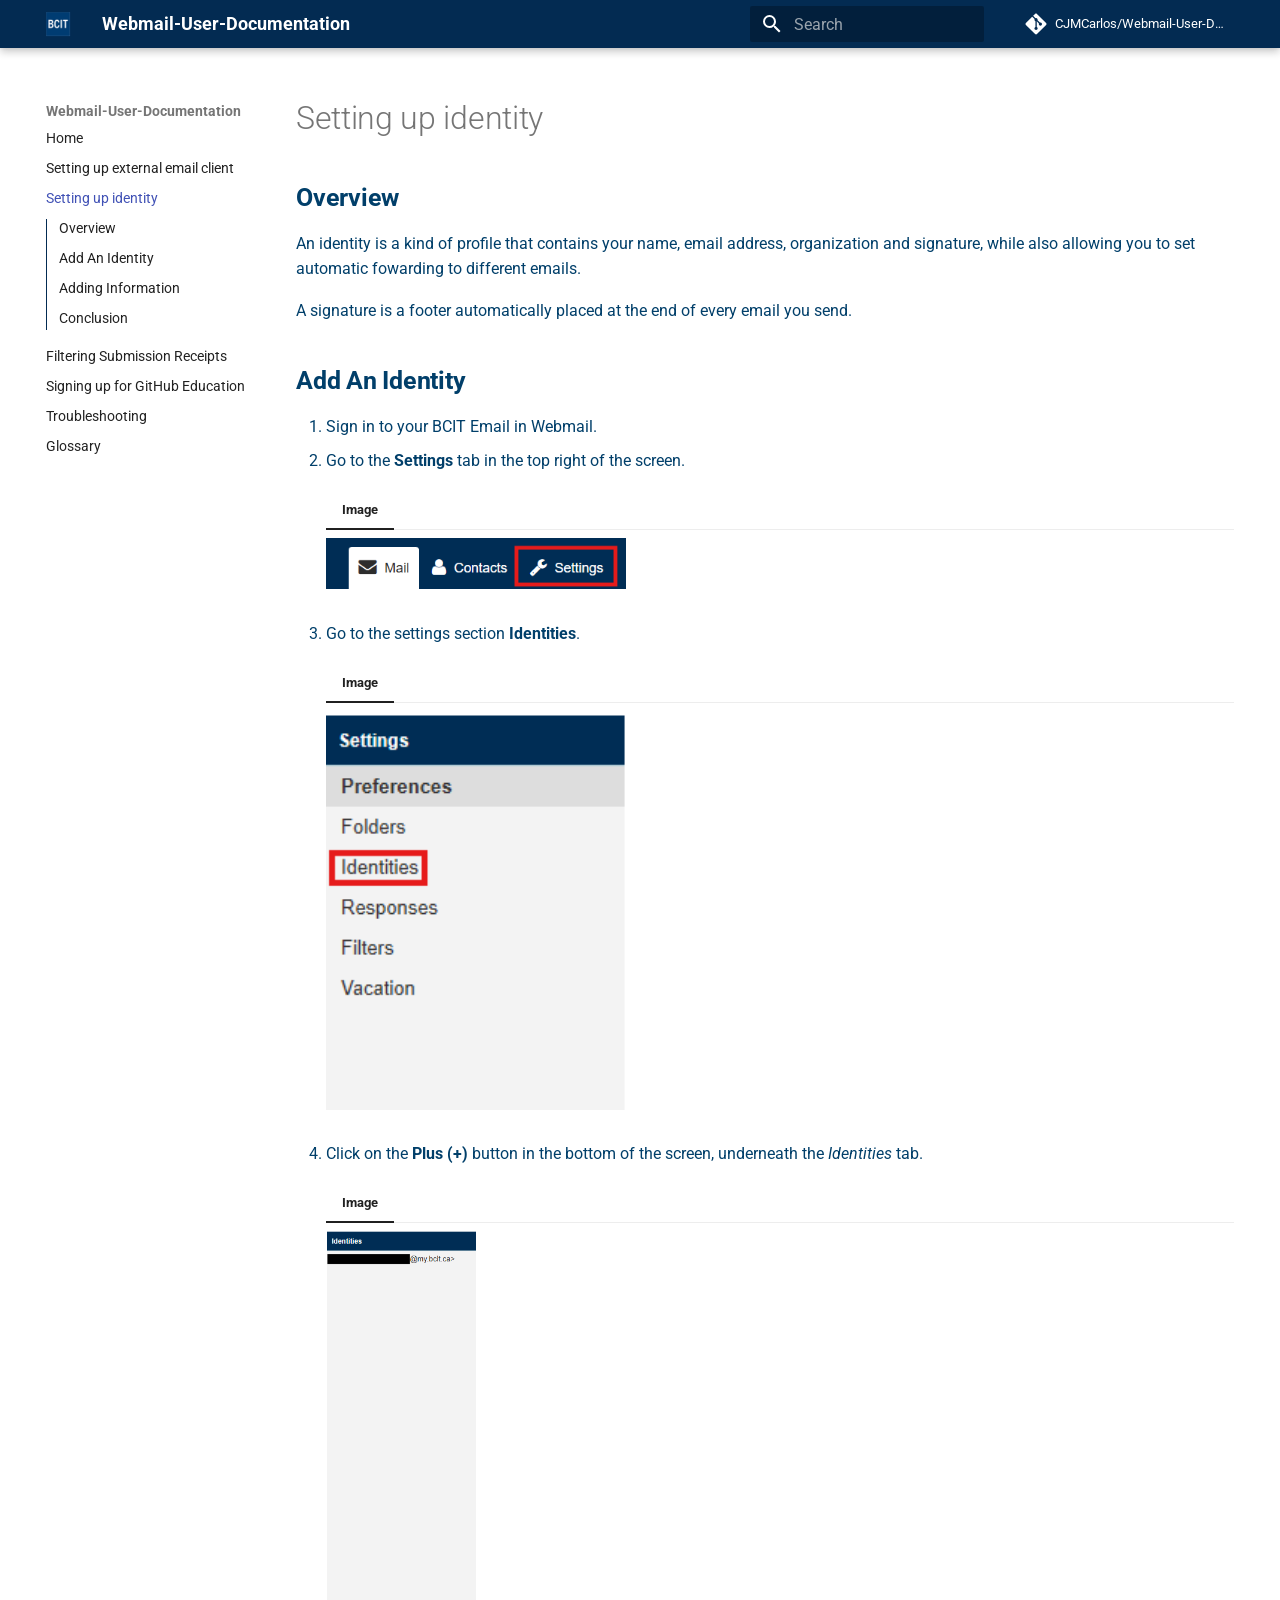
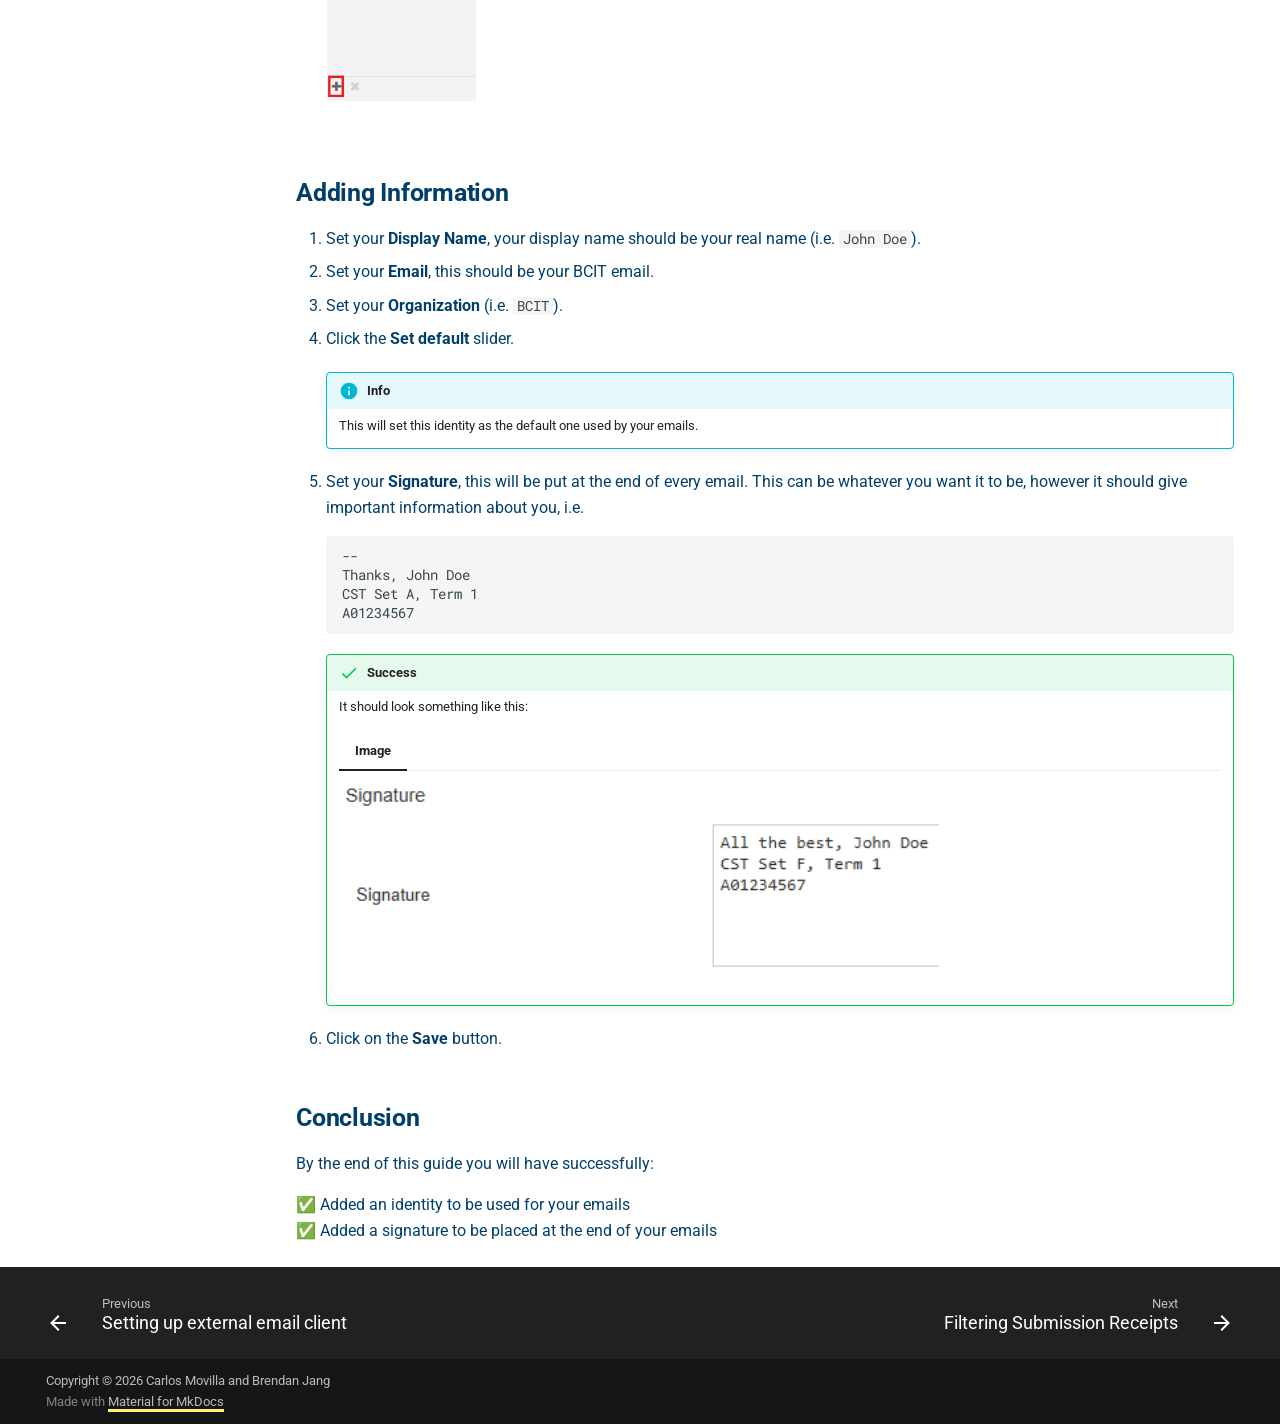
<file: Setting up identity/index.html>
<!doctype html>
<html lang="en" class="no-js">
  <head>
    
      <meta charset="utf-8">
      <meta name="viewport" content="width=device-width,initial-scale=1">
      
      
      
        <link rel="canonical" href="https://mydomain.org/Webmail-User-Documentation/Setting%20up%20identity/">
      
      
        <link rel="prev" href="../Setting%20up%20external%20email%20client/">
      
      
        <link rel="next" href="../Filtering%20Submission%20Receipts/">
      
      
        
      
      
      <link rel="icon" href="../assets/channels4_profile.jpg">
      <meta name="generator" content="mkdocs-1.6.1, mkdocs-material-9.7.6">
    
    
      
        <title>Setting up identity - Webmail-User-Documentation</title>
      
    
    
      <link rel="stylesheet" href="../assets/stylesheets/main.484c7ddc.min.css">
      
        
        <link rel="stylesheet" href="../assets/stylesheets/palette.ab4e12ef.min.css">
      
      


    
    
      
    
    
      
        
        
        <link rel="preconnect" href="https://fonts.gstatic.com" crossorigin>
        <link rel="stylesheet" href="https://fonts.googleapis.com/css?family=Roboto:300,300i,400,400i,700,700i%7CRoboto+Mono:400,400i,700,700i&display=fallback">
        <style>:root{--md-text-font:"Roboto";--md-code-font:"Roboto Mono"}</style>
      
    
    
      <link rel="stylesheet" href="../stylesheet/extra.css">
    
    <script>__md_scope=new URL("..",location),__md_hash=e=>[...e].reduce(((e,_)=>(e<<5)-e+_.charCodeAt(0)),0),__md_get=(e,_=localStorage,t=__md_scope)=>JSON.parse(_.getItem(t.pathname+"."+e)),__md_set=(e,_,t=localStorage,a=__md_scope)=>{try{t.setItem(a.pathname+"."+e,JSON.stringify(_))}catch(e){}}</script>
    
      

    
    
  </head>
  
  
    
    
    
    
    
    <body dir="ltr" data-md-color-scheme="header1" data-md-color-primary="indigo" data-md-color-accent="indigo">
  
    
    <input class="md-toggle" data-md-toggle="drawer" type="checkbox" id="__drawer" autocomplete="off">
    <input class="md-toggle" data-md-toggle="search" type="checkbox" id="__search" autocomplete="off">
    <label class="md-overlay" for="__drawer"></label>
    <div data-md-component="skip">
      
        
        <a href="#overview" class="md-skip">
          Skip to content
        </a>
      
    </div>
    <div data-md-component="announce">
      
    </div>
    
    
      

  

<header class="md-header md-header--shadow" data-md-component="header">
  <nav class="md-header__inner md-grid" aria-label="Header">
    <a href=".." title="Webmail-User-Documentation" class="md-header__button md-logo" aria-label="Webmail-User-Documentation" data-md-component="logo">
      
  <img src="../assets/channels4_profile.jpg" alt="logo">

    </a>
    <label class="md-header__button md-icon" for="__drawer">
      
      <svg xmlns="http://www.w3.org/2000/svg" viewBox="0 0 24 24"><path d="M3 6h18v2H3zm0 5h18v2H3zm0 5h18v2H3z"/></svg>
    </label>
    <div class="md-header__title" data-md-component="header-title">
      <div class="md-header__ellipsis">
        <div class="md-header__topic">
          <span class="md-ellipsis">
            Webmail-User-Documentation
          </span>
        </div>
        <div class="md-header__topic" data-md-component="header-topic">
          <span class="md-ellipsis">
            
              Setting up identity
            
          </span>
        </div>
      </div>
    </div>
    
      
    
    
    
    
      
      
        <label class="md-header__button md-icon" for="__search">
          
          <svg xmlns="http://www.w3.org/2000/svg" viewBox="0 0 24 24"><path d="M9.5 3A6.5 6.5 0 0 1 16 9.5c0 1.61-.59 3.09-1.56 4.23l.27.27h.79l5 5-1.5 1.5-5-5v-.79l-.27-.27A6.52 6.52 0 0 1 9.5 16 6.5 6.5 0 0 1 3 9.5 6.5 6.5 0 0 1 9.5 3m0 2C7 5 5 7 5 9.5S7 14 9.5 14 14 12 14 9.5 12 5 9.5 5"/></svg>
        </label>
        <div class="md-search" data-md-component="search" role="dialog">
  <label class="md-search__overlay" for="__search"></label>
  <div class="md-search__inner" role="search">
    <form class="md-search__form" name="search">
      <input type="text" class="md-search__input" name="query" aria-label="Search" placeholder="Search" autocapitalize="off" autocorrect="off" autocomplete="off" spellcheck="false" data-md-component="search-query" required>
      <label class="md-search__icon md-icon" for="__search">
        
        <svg xmlns="http://www.w3.org/2000/svg" viewBox="0 0 24 24"><path d="M9.5 3A6.5 6.5 0 0 1 16 9.5c0 1.61-.59 3.09-1.56 4.23l.27.27h.79l5 5-1.5 1.5-5-5v-.79l-.27-.27A6.52 6.52 0 0 1 9.5 16 6.5 6.5 0 0 1 3 9.5 6.5 6.5 0 0 1 9.5 3m0 2C7 5 5 7 5 9.5S7 14 9.5 14 14 12 14 9.5 12 5 9.5 5"/></svg>
        
        <svg xmlns="http://www.w3.org/2000/svg" viewBox="0 0 24 24"><path d="M20 11v2H8l5.5 5.5-1.42 1.42L4.16 12l7.92-7.92L13.5 5.5 8 11z"/></svg>
      </label>
      <nav class="md-search__options" aria-label="Search">
        
        <button type="reset" class="md-search__icon md-icon" title="Clear" aria-label="Clear" tabindex="-1">
          
          <svg xmlns="http://www.w3.org/2000/svg" viewBox="0 0 24 24"><path d="M19 6.41 17.59 5 12 10.59 6.41 5 5 6.41 10.59 12 5 17.59 6.41 19 12 13.41 17.59 19 19 17.59 13.41 12z"/></svg>
        </button>
      </nav>
      
    </form>
    <div class="md-search__output">
      <div class="md-search__scrollwrap" tabindex="0" data-md-scrollfix>
        <div class="md-search-result" data-md-component="search-result">
          <div class="md-search-result__meta">
            Initializing search
          </div>
          <ol class="md-search-result__list" role="presentation"></ol>
        </div>
      </div>
    </div>
  </div>
</div>
      
    
    
      <div class="md-header__source">
        <a href="https://github.com/CJMCarlos/Webmail-User-Documentation/" title="Go to repository" class="md-source" data-md-component="source">
  <div class="md-source__icon md-icon">
    
    <svg xmlns="http://www.w3.org/2000/svg" viewBox="0 0 448 512"><!--! Font Awesome Free 7.1.0 by @fontawesome - https://fontawesome.com License - https://fontawesome.com/license/free (Icons: CC BY 4.0, Fonts: SIL OFL 1.1, Code: MIT License) Copyright 2025 Fonticons, Inc.--><path d="M439.6 236.1 244 40.5c-5.4-5.5-12.8-8.5-20.4-8.5s-15 3-20.4 8.4L162.5 81l51.5 51.5c27.1-9.1 52.7 16.8 43.4 43.7l49.7 49.7c34.2-11.8 61.2 31 35.5 56.7-26.5 26.5-70.2-2.9-56-37.3L240.3 199v121.9c25.3 12.5 22.3 41.8 9.1 55-6.4 6.4-15.2 10.1-24.3 10.1s-17.8-3.6-24.3-10.1c-17.6-17.6-11.1-46.9 11.2-56v-123c-20.8-8.5-24.6-30.7-18.6-45L142.6 101 8.5 235.1C3 240.6 0 247.9 0 255.5s3 15 8.5 20.4l195.6 195.7c5.4 5.4 12.7 8.4 20.4 8.4s15-3 20.4-8.4l194.7-194.7c5.4-5.4 8.4-12.8 8.4-20.4s-3-15-8.4-20.4"/></svg>
  </div>
  <div class="md-source__repository">
    CJMCarlos/Webmail-User-Documentation/
  </div>
</a>
      </div>
    
  </nav>
  
</header>
    
    <div class="md-container" data-md-component="container">
      
      
        
          
        
      
      <main class="md-main" data-md-component="main">
        <div class="md-main__inner md-grid">
          
            
              
              <div class="md-sidebar md-sidebar--primary" data-md-component="sidebar" data-md-type="navigation" >
                <div class="md-sidebar__scrollwrap">
                  <div class="md-sidebar__inner">
                    



  

<nav class="md-nav md-nav--primary md-nav--integrated" aria-label="Navigation" data-md-level="0">
  <label class="md-nav__title" for="__drawer">
    <a href=".." title="Webmail-User-Documentation" class="md-nav__button md-logo" aria-label="Webmail-User-Documentation" data-md-component="logo">
      
  <img src="../assets/channels4_profile.jpg" alt="logo">

    </a>
    Webmail-User-Documentation
  </label>
  
    <div class="md-nav__source">
      <a href="https://github.com/CJMCarlos/Webmail-User-Documentation/" title="Go to repository" class="md-source" data-md-component="source">
  <div class="md-source__icon md-icon">
    
    <svg xmlns="http://www.w3.org/2000/svg" viewBox="0 0 448 512"><!--! Font Awesome Free 7.1.0 by @fontawesome - https://fontawesome.com License - https://fontawesome.com/license/free (Icons: CC BY 4.0, Fonts: SIL OFL 1.1, Code: MIT License) Copyright 2025 Fonticons, Inc.--><path d="M439.6 236.1 244 40.5c-5.4-5.5-12.8-8.5-20.4-8.5s-15 3-20.4 8.4L162.5 81l51.5 51.5c27.1-9.1 52.7 16.8 43.4 43.7l49.7 49.7c34.2-11.8 61.2 31 35.5 56.7-26.5 26.5-70.2-2.9-56-37.3L240.3 199v121.9c25.3 12.5 22.3 41.8 9.1 55-6.4 6.4-15.2 10.1-24.3 10.1s-17.8-3.6-24.3-10.1c-17.6-17.6-11.1-46.9 11.2-56v-123c-20.8-8.5-24.6-30.7-18.6-45L142.6 101 8.5 235.1C3 240.6 0 247.9 0 255.5s3 15 8.5 20.4l195.6 195.7c5.4 5.4 12.7 8.4 20.4 8.4s15-3 20.4-8.4l194.7-194.7c5.4-5.4 8.4-12.8 8.4-20.4s-3-15-8.4-20.4"/></svg>
  </div>
  <div class="md-source__repository">
    CJMCarlos/Webmail-User-Documentation/
  </div>
</a>
    </div>
  
  <ul class="md-nav__list" data-md-scrollfix>
    
      
      
  
  
  
  
    <li class="md-nav__item">
      <a href=".." class="md-nav__link">
        
  
  
  <span class="md-ellipsis">
    
  
    Home
  

    
  </span>
  
  

      </a>
    </li>
  

    
      
      
  
  
  
  
    <li class="md-nav__item">
      <a href="../Setting%20up%20external%20email%20client/" class="md-nav__link">
        
  
  
  <span class="md-ellipsis">
    
  
    Setting up external email client
  

    
  </span>
  
  

      </a>
    </li>
  

    
      
      
  
  
    
  
  
  
    <li class="md-nav__item md-nav__item--active">
      
      <input class="md-nav__toggle md-toggle" type="checkbox" id="__toc">
      
      
      
        <label class="md-nav__link md-nav__link--active" for="__toc">
          
  
  
  <span class="md-ellipsis">
    
  
    Setting up identity
  

    
  </span>
  
  

          <span class="md-nav__icon md-icon"></span>
        </label>
      
      <a href="./" class="md-nav__link md-nav__link--active">
        
  
  
  <span class="md-ellipsis">
    
  
    Setting up identity
  

    
  </span>
  
  

      </a>
      
        

<nav class="md-nav md-nav--secondary" aria-label="Table of contents">
  
  
  
  
    <label class="md-nav__title" for="__toc">
      <span class="md-nav__icon md-icon"></span>
      Table of contents
    </label>
    <ul class="md-nav__list" data-md-component="toc" data-md-scrollfix>
      
        <li class="md-nav__item">
  <a href="#overview" class="md-nav__link">
    <span class="md-ellipsis">
      
        Overview
      
    </span>
  </a>
  
</li>
      
        <li class="md-nav__item">
  <a href="#add-an-identity" class="md-nav__link">
    <span class="md-ellipsis">
      
        Add An Identity
      
    </span>
  </a>
  
</li>
      
        <li class="md-nav__item">
  <a href="#adding-information" class="md-nav__link">
    <span class="md-ellipsis">
      
        Adding Information
      
    </span>
  </a>
  
</li>
      
        <li class="md-nav__item">
  <a href="#conclusion" class="md-nav__link">
    <span class="md-ellipsis">
      
        Conclusion
      
    </span>
  </a>
  
</li>
      
    </ul>
  
</nav>
      
    </li>
  

    
      
      
  
  
  
  
    <li class="md-nav__item">
      <a href="../Filtering%20Submission%20Receipts/" class="md-nav__link">
        
  
  
  <span class="md-ellipsis">
    
  
    Filtering Submission Receipts
  

    
  </span>
  
  

      </a>
    </li>
  

    
      
      
  
  
  
  
    <li class="md-nav__item">
      <a href="../Signing%20up%20for%20GitHub%20Education/" class="md-nav__link">
        
  
  
  <span class="md-ellipsis">
    
  
    Signing up for GitHub Education
  

    
  </span>
  
  

      </a>
    </li>
  

    
      
      
  
  
  
  
    <li class="md-nav__item">
      <a href="../Troubleshooting/" class="md-nav__link">
        
  
  
  <span class="md-ellipsis">
    
  
    Troubleshooting
  

    
  </span>
  
  

      </a>
    </li>
  

    
      
      
  
  
  
  
    <li class="md-nav__item">
      <a href="../Glossary/" class="md-nav__link">
        
  
  
  <span class="md-ellipsis">
    
  
    Glossary
  

    
  </span>
  
  

      </a>
    </li>
  

    
  </ul>
</nav>
                  </div>
                </div>
              </div>
            
            
          
          
            <div class="md-content" data-md-component="content">
              
              <article class="md-content__inner md-typeset">
                
                  


  
  


  <h1>Setting up identity</h1>

<h2 id="overview"><strong>Overview</strong></h2>
<p>An identity is a kind of profile that contains your name, email address, organization and signature, while also allowing you to set automatic fowarding to different emails.</p>
<p>A signature is a footer automatically placed at the end of every email you send.</p>
<h2 id="add-an-identity"><strong>Add An Identity</strong></h2>
<ol>
<li>Sign in to your BCIT Email in Webmail.</li>
<li>
<p>Go to the <strong>Settings</strong> tab in the top right of the screen.</p>
<div class="tabbed-set tabbed-alternate" data-tabs="1:1"><input checked="checked" id="__tabbed_1_1" name="__tabbed_1" type="radio" /><div class="tabbed-labels"><label for="__tabbed_1_1">Image</label></div>
<div class="tabbed-content">
<div class="tabbed-block">
<p><img alt="Navigating to Settings" src="../assets/Filter3rdStep.png" width="300px" /></p>
</div>
</div>
</div>
</li>
<li>
<p>Go to the settings section <strong>Identities</strong>.</p>
<div class="tabbed-set tabbed-alternate" data-tabs="2:1"><input checked="checked" id="__tabbed_2_1" name="__tabbed_2" type="radio" /><div class="tabbed-labels"><label for="__tabbed_2_1">Image</label></div>
<div class="tabbed-content">
<div class="tabbed-block">
<p><img alt="Navigating to Identities" src="../assets/identity/identities.png" width="300px" /></p>
</div>
</div>
</div>
</li>
<li>
<p>Click on the <strong>Plus (+)</strong> button in the bottom of the screen, underneath the <em>Identities</em> tab.</p>
<div class="tabbed-set tabbed-alternate" data-tabs="3:1"><input checked="checked" id="__tabbed_3_1" name="__tabbed_3" type="radio" /><div class="tabbed-labels"><label for="__tabbed_3_1">Image</label></div>
<div class="tabbed-content">
<div class="tabbed-block">
<p><img alt="Navigating to Settings" src="../assets/identity/addIdentity.png" width="150px" /></p>
</div>
</div>
</div>
</li>
</ol>
<h2 id="adding-information"><strong>Adding Information</strong></h2>
<ol>
<li>Set your <strong>Display Name</strong>, your display name should be your real name (i.e. <code>John Doe</code>).</li>
<li>Set your <strong>Email</strong>, this should be your BCIT email.</li>
<li>Set your <strong>Organization</strong> (i.e. <code>BCIT</code>).</li>
<li>
<p>Click the <strong>Set default</strong> slider.</p>
<div class="admonition info">
<p class="admonition-title">Info</p>
<p>This will set this identity as the default one used by your emails.</p>
</div>
</li>
<li>
<p>Set your <strong>Signature</strong>, this will be put at the end of every email. This can be whatever you want it to be, however it should give important information about you, i.e.  </p>
<div class="highlight"><pre><span></span><code>--
Thanks, John Doe  
CST Set A, Term 1  
A01234567
</code></pre></div>
<div class="admonition success">
<p class="admonition-title">Success</p>
<p>It should look something like this:</p>
<div class="tabbed-set tabbed-alternate" data-tabs="4:1"><input checked="checked" id="__tabbed_4_1" name="__tabbed_4" type="radio" /><div class="tabbed-labels"><label for="__tabbed_4_1">Image</label></div>
<div class="tabbed-content">
<div class="tabbed-block">
<p><img alt="Example Identity" src="../assets/identity/example.png" width="600px" /></p>
</div>
</div>
</div>
</div>
</li>
<li>
<p>Click on the <strong>Save</strong> button.</p>
</li>
</ol>
<h2 id="conclusion"><strong>Conclusion</strong></h2>
<p>By the end of this guide you will have successfully:</p>
<p>✅ Added an identity to be used for your emails<br />
✅ Added a signature to be placed at the end of your emails</p>












                
              </article>
            </div>
          
          
<script>var target=document.getElementById(location.hash.slice(1));target&&target.name&&(target.checked=target.name.startsWith("__tabbed_"))</script>
        </div>
        
      </main>
      
        <footer class="md-footer">
  
    
      
      <nav class="md-footer__inner md-grid" aria-label="Footer" >
        
          
          <a href="../Setting%20up%20external%20email%20client/" class="md-footer__link md-footer__link--prev" aria-label="Previous: Setting up external email client">
            <div class="md-footer__button md-icon">
              
              <svg xmlns="http://www.w3.org/2000/svg" viewBox="0 0 24 24"><path d="M20 11v2H8l5.5 5.5-1.42 1.42L4.16 12l7.92-7.92L13.5 5.5 8 11z"/></svg>
            </div>
            <div class="md-footer__title">
              <span class="md-footer__direction">
                Previous
              </span>
              <div class="md-ellipsis">
                Setting up external email client
              </div>
            </div>
          </a>
        
        
          
          <a href="../Filtering%20Submission%20Receipts/" class="md-footer__link md-footer__link--next" aria-label="Next: Filtering Submission Receipts">
            <div class="md-footer__title">
              <span class="md-footer__direction">
                Next
              </span>
              <div class="md-ellipsis">
                Filtering Submission Receipts
              </div>
            </div>
            <div class="md-footer__button md-icon">
              
              <svg xmlns="http://www.w3.org/2000/svg" viewBox="0 0 24 24"><path d="M4 11v2h12l-5.5 5.5 1.42 1.42L19.84 12l-7.92-7.92L10.5 5.5 16 11z"/></svg>
            </div>
          </a>
        
      </nav>
    
  
  <div class="md-footer-meta md-typeset">
    <div class="md-footer-meta__inner md-grid">
      <div class="md-copyright">
  
    <div class="md-copyright__highlight">
      Copyright &copy; 2026 Carlos Movilla and Brendan Jang
    </div>
  
  
    Made with
    <a href="https://squidfunk.github.io/mkdocs-material/" target="_blank" rel="noopener">
      Material for MkDocs
    </a>
  
</div>
      
    </div>
  </div>
</footer>
      
    </div>
    <div class="md-dialog" data-md-component="dialog">
      <div class="md-dialog__inner md-typeset"></div>
    </div>
    
    
    
      
      
      <script id="__config" type="application/json">{"annotate": null, "base": "..", "features": ["navigation.footer", "toc.integrate"], "search": "../assets/javascripts/workers/search.2c215733.min.js", "tags": null, "translations": {"clipboard.copied": "Copied to clipboard", "clipboard.copy": "Copy to clipboard", "search.result.more.one": "1 more on this page", "search.result.more.other": "# more on this page", "search.result.none": "No matching documents", "search.result.one": "1 matching document", "search.result.other": "# matching documents", "search.result.placeholder": "Type to start searching", "search.result.term.missing": "Missing", "select.version": "Select version"}, "version": null}</script>
    
    
      <script src="../assets/javascripts/bundle.79ae519e.min.js"></script>
      
    
  </body>
</html>
</file>
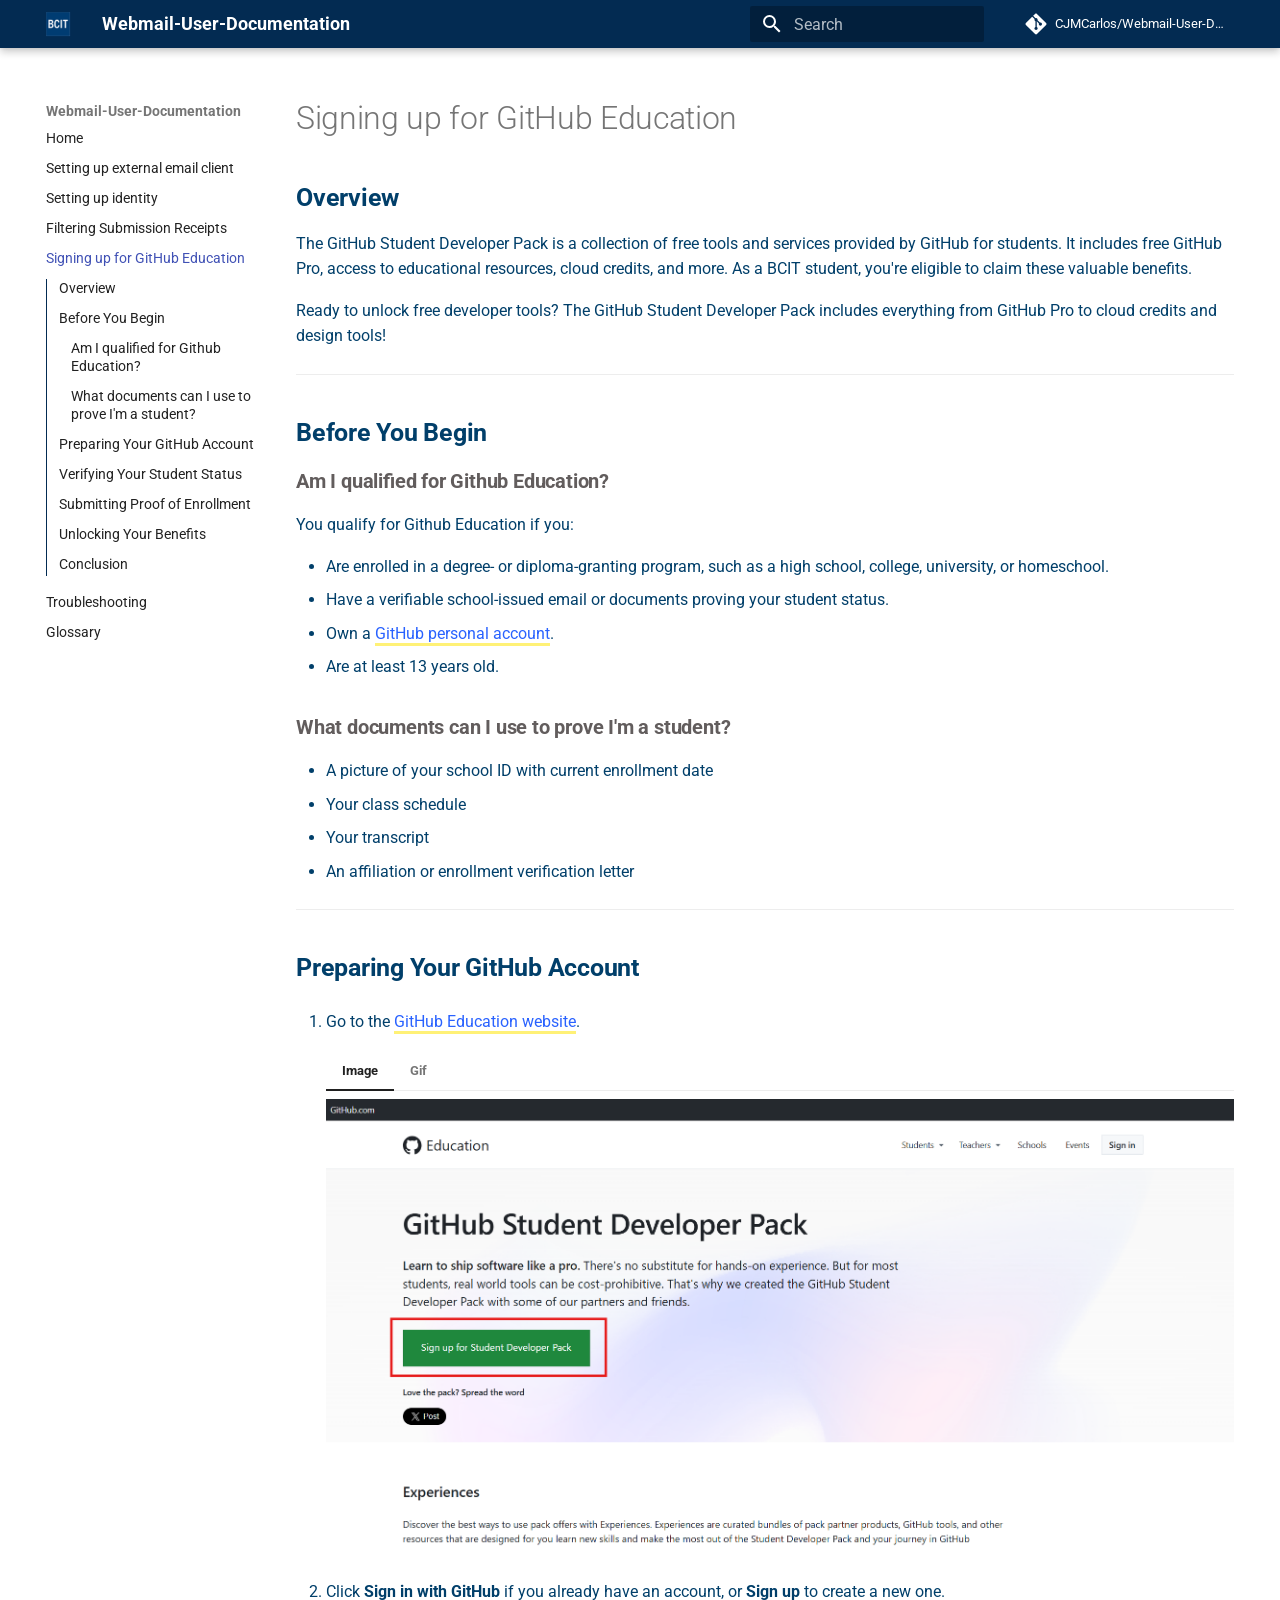
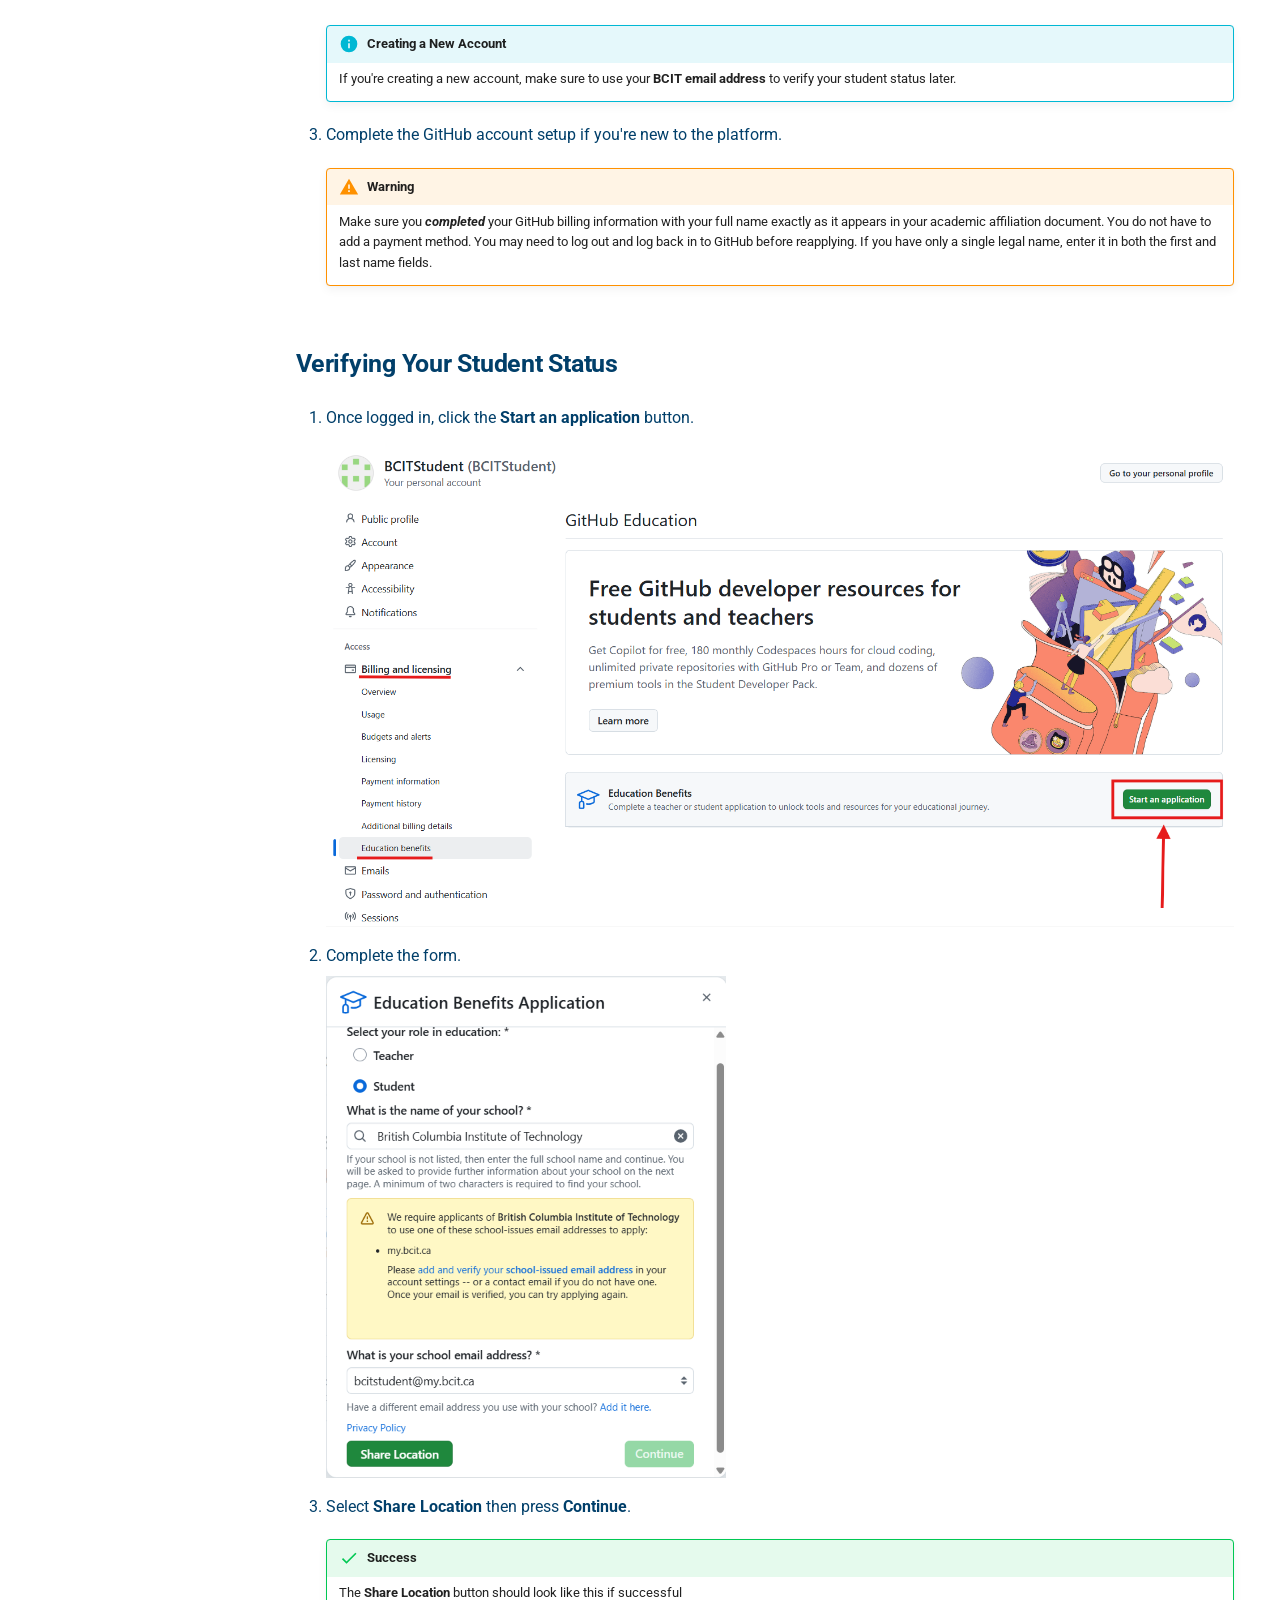
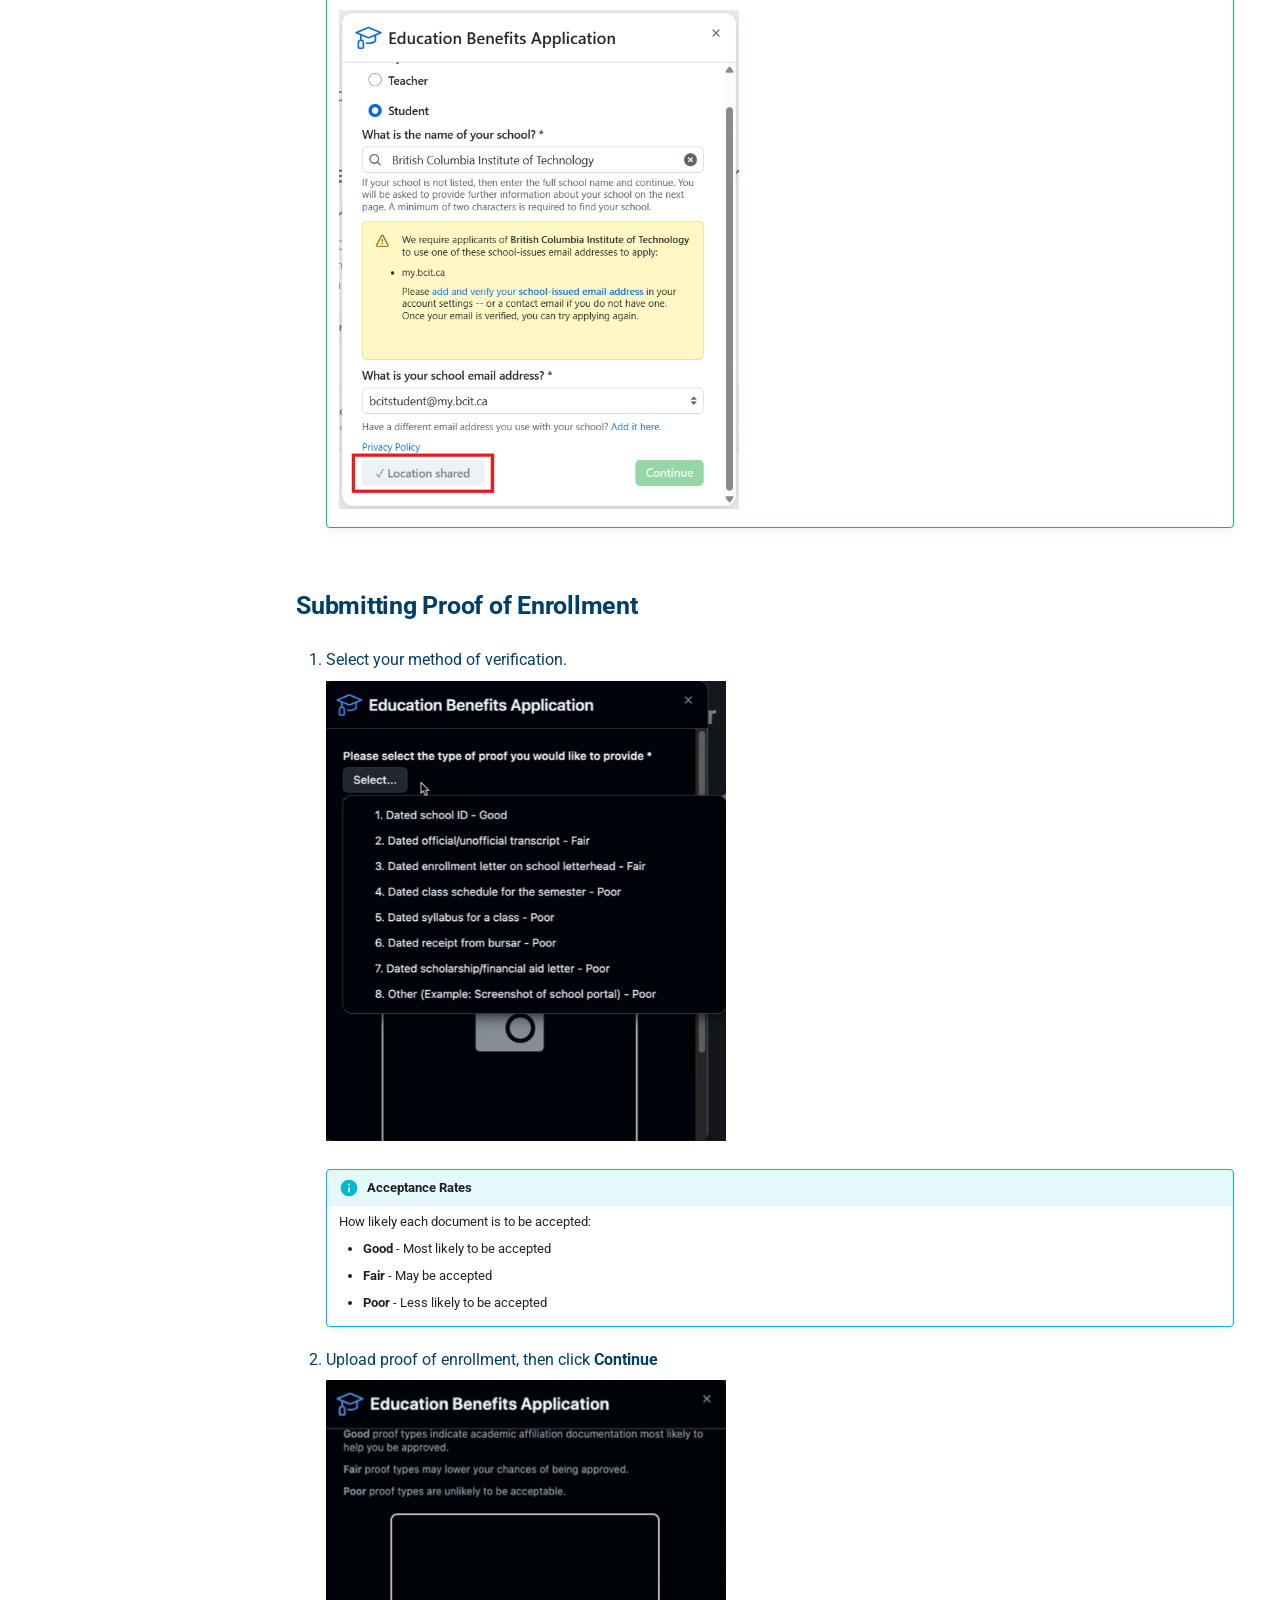
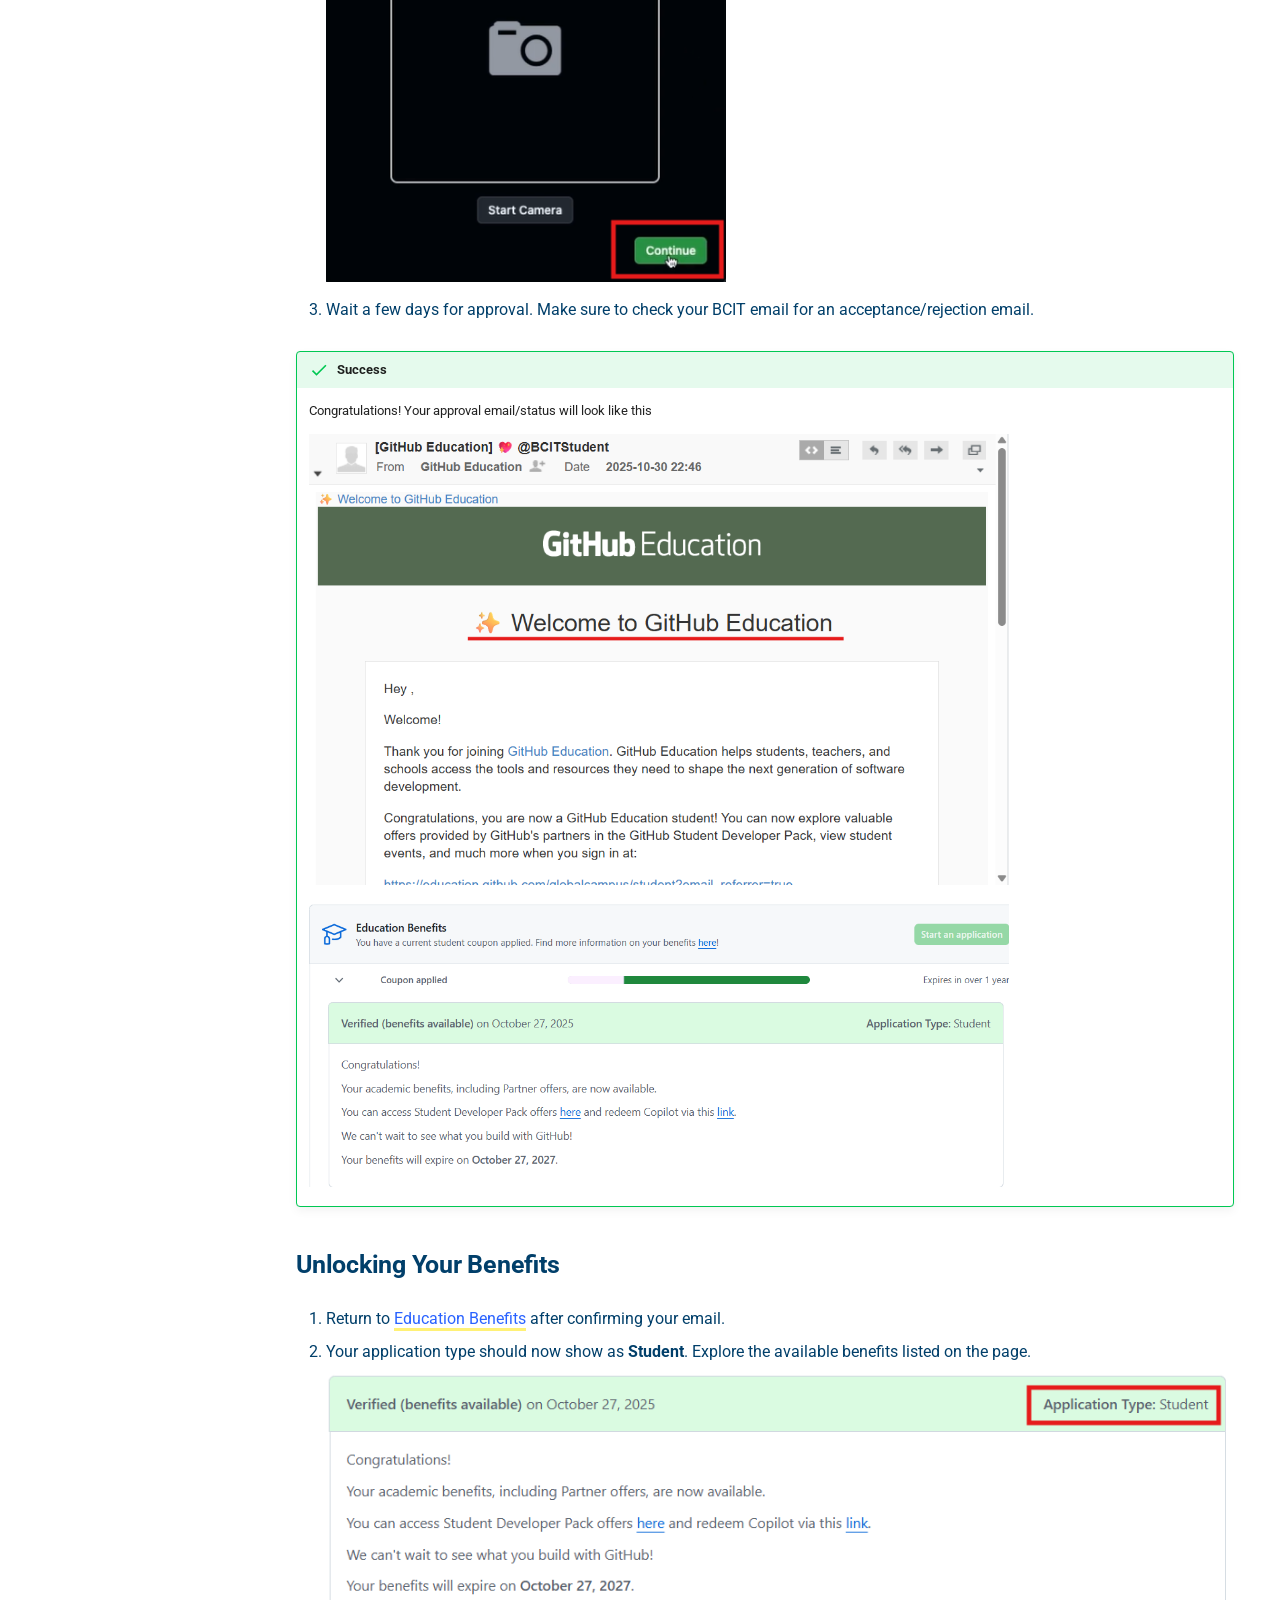
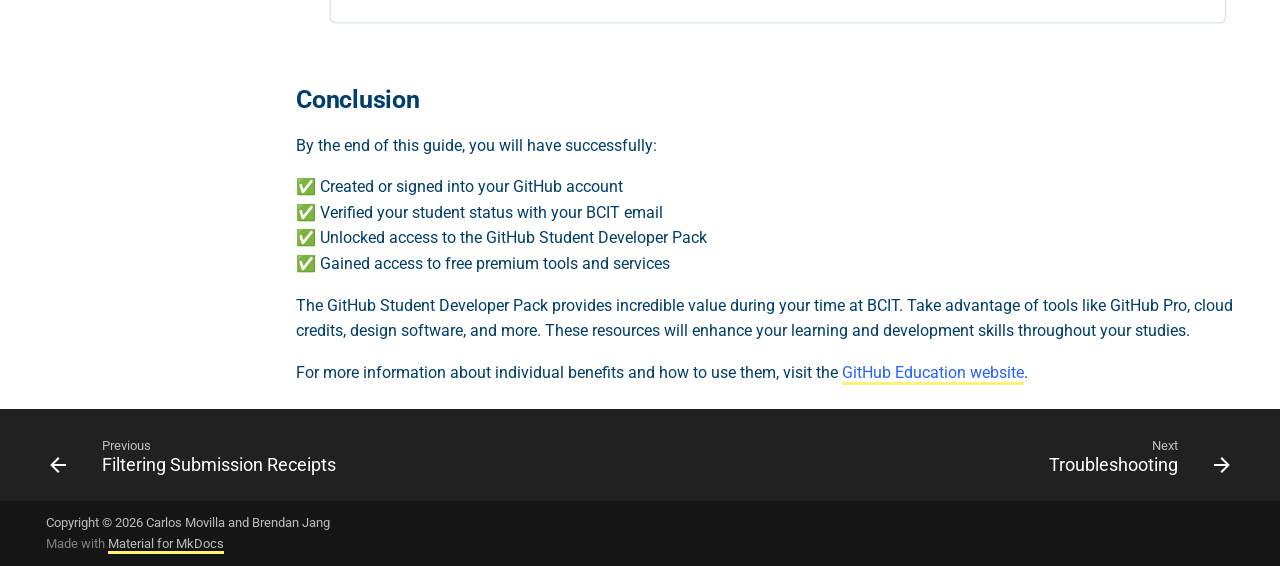
<file: Signing up for GitHub Education/index.html>
<!doctype html>
<html lang="en" class="no-js">
  <head>
    
      <meta charset="utf-8">
      <meta name="viewport" content="width=device-width,initial-scale=1">
      
      
      
        <link rel="canonical" href="https://mydomain.org/Webmail-User-Documentation/Signing%20up%20for%20GitHub%20Education/">
      
      
        <link rel="prev" href="../Filtering%20Submission%20Receipts/">
      
      
        <link rel="next" href="../Troubleshooting/">
      
      
        
      
      
      <link rel="icon" href="../assets/channels4_profile.jpg">
      <meta name="generator" content="mkdocs-1.6.1, mkdocs-material-9.7.6">
    
    
      
        <title>Signing up for GitHub Education - Webmail-User-Documentation</title>
      
    
    
      <link rel="stylesheet" href="../assets/stylesheets/main.484c7ddc.min.css">
      
        
        <link rel="stylesheet" href="../assets/stylesheets/palette.ab4e12ef.min.css">
      
      


    
    
      
    
    
      
        
        
        <link rel="preconnect" href="https://fonts.gstatic.com" crossorigin>
        <link rel="stylesheet" href="https://fonts.googleapis.com/css?family=Roboto:300,300i,400,400i,700,700i%7CRoboto+Mono:400,400i,700,700i&display=fallback">
        <style>:root{--md-text-font:"Roboto";--md-code-font:"Roboto Mono"}</style>
      
    
    
      <link rel="stylesheet" href="../stylesheet/extra.css">
    
    <script>__md_scope=new URL("..",location),__md_hash=e=>[...e].reduce(((e,_)=>(e<<5)-e+_.charCodeAt(0)),0),__md_get=(e,_=localStorage,t=__md_scope)=>JSON.parse(_.getItem(t.pathname+"."+e)),__md_set=(e,_,t=localStorage,a=__md_scope)=>{try{t.setItem(a.pathname+"."+e,JSON.stringify(_))}catch(e){}}</script>
    
      

    
    
  </head>
  
  
    
    
    
    
    
    <body dir="ltr" data-md-color-scheme="header1" data-md-color-primary="indigo" data-md-color-accent="indigo">
  
    
    <input class="md-toggle" data-md-toggle="drawer" type="checkbox" id="__drawer" autocomplete="off">
    <input class="md-toggle" data-md-toggle="search" type="checkbox" id="__search" autocomplete="off">
    <label class="md-overlay" for="__drawer"></label>
    <div data-md-component="skip">
      
        
        <a href="#overview" class="md-skip">
          Skip to content
        </a>
      
    </div>
    <div data-md-component="announce">
      
    </div>
    
    
      

  

<header class="md-header md-header--shadow" data-md-component="header">
  <nav class="md-header__inner md-grid" aria-label="Header">
    <a href=".." title="Webmail-User-Documentation" class="md-header__button md-logo" aria-label="Webmail-User-Documentation" data-md-component="logo">
      
  <img src="../assets/channels4_profile.jpg" alt="logo">

    </a>
    <label class="md-header__button md-icon" for="__drawer">
      
      <svg xmlns="http://www.w3.org/2000/svg" viewBox="0 0 24 24"><path d="M3 6h18v2H3zm0 5h18v2H3zm0 5h18v2H3z"/></svg>
    </label>
    <div class="md-header__title" data-md-component="header-title">
      <div class="md-header__ellipsis">
        <div class="md-header__topic">
          <span class="md-ellipsis">
            Webmail-User-Documentation
          </span>
        </div>
        <div class="md-header__topic" data-md-component="header-topic">
          <span class="md-ellipsis">
            
              Signing up for GitHub Education
            
          </span>
        </div>
      </div>
    </div>
    
      
    
    
    
    
      
      
        <label class="md-header__button md-icon" for="__search">
          
          <svg xmlns="http://www.w3.org/2000/svg" viewBox="0 0 24 24"><path d="M9.5 3A6.5 6.5 0 0 1 16 9.5c0 1.61-.59 3.09-1.56 4.23l.27.27h.79l5 5-1.5 1.5-5-5v-.79l-.27-.27A6.52 6.52 0 0 1 9.5 16 6.5 6.5 0 0 1 3 9.5 6.5 6.5 0 0 1 9.5 3m0 2C7 5 5 7 5 9.5S7 14 9.5 14 14 12 14 9.5 12 5 9.5 5"/></svg>
        </label>
        <div class="md-search" data-md-component="search" role="dialog">
  <label class="md-search__overlay" for="__search"></label>
  <div class="md-search__inner" role="search">
    <form class="md-search__form" name="search">
      <input type="text" class="md-search__input" name="query" aria-label="Search" placeholder="Search" autocapitalize="off" autocorrect="off" autocomplete="off" spellcheck="false" data-md-component="search-query" required>
      <label class="md-search__icon md-icon" for="__search">
        
        <svg xmlns="http://www.w3.org/2000/svg" viewBox="0 0 24 24"><path d="M9.5 3A6.5 6.5 0 0 1 16 9.5c0 1.61-.59 3.09-1.56 4.23l.27.27h.79l5 5-1.5 1.5-5-5v-.79l-.27-.27A6.52 6.52 0 0 1 9.5 16 6.5 6.5 0 0 1 3 9.5 6.5 6.5 0 0 1 9.5 3m0 2C7 5 5 7 5 9.5S7 14 9.5 14 14 12 14 9.5 12 5 9.5 5"/></svg>
        
        <svg xmlns="http://www.w3.org/2000/svg" viewBox="0 0 24 24"><path d="M20 11v2H8l5.5 5.5-1.42 1.42L4.16 12l7.92-7.92L13.5 5.5 8 11z"/></svg>
      </label>
      <nav class="md-search__options" aria-label="Search">
        
        <button type="reset" class="md-search__icon md-icon" title="Clear" aria-label="Clear" tabindex="-1">
          
          <svg xmlns="http://www.w3.org/2000/svg" viewBox="0 0 24 24"><path d="M19 6.41 17.59 5 12 10.59 6.41 5 5 6.41 10.59 12 5 17.59 6.41 19 12 13.41 17.59 19 19 17.59 13.41 12z"/></svg>
        </button>
      </nav>
      
    </form>
    <div class="md-search__output">
      <div class="md-search__scrollwrap" tabindex="0" data-md-scrollfix>
        <div class="md-search-result" data-md-component="search-result">
          <div class="md-search-result__meta">
            Initializing search
          </div>
          <ol class="md-search-result__list" role="presentation"></ol>
        </div>
      </div>
    </div>
  </div>
</div>
      
    
    
      <div class="md-header__source">
        <a href="https://github.com/CJMCarlos/Webmail-User-Documentation/" title="Go to repository" class="md-source" data-md-component="source">
  <div class="md-source__icon md-icon">
    
    <svg xmlns="http://www.w3.org/2000/svg" viewBox="0 0 448 512"><!--! Font Awesome Free 7.1.0 by @fontawesome - https://fontawesome.com License - https://fontawesome.com/license/free (Icons: CC BY 4.0, Fonts: SIL OFL 1.1, Code: MIT License) Copyright 2025 Fonticons, Inc.--><path d="M439.6 236.1 244 40.5c-5.4-5.5-12.8-8.5-20.4-8.5s-15 3-20.4 8.4L162.5 81l51.5 51.5c27.1-9.1 52.7 16.8 43.4 43.7l49.7 49.7c34.2-11.8 61.2 31 35.5 56.7-26.5 26.5-70.2-2.9-56-37.3L240.3 199v121.9c25.3 12.5 22.3 41.8 9.1 55-6.4 6.4-15.2 10.1-24.3 10.1s-17.8-3.6-24.3-10.1c-17.6-17.6-11.1-46.9 11.2-56v-123c-20.8-8.5-24.6-30.7-18.6-45L142.6 101 8.5 235.1C3 240.6 0 247.9 0 255.5s3 15 8.5 20.4l195.6 195.7c5.4 5.4 12.7 8.4 20.4 8.4s15-3 20.4-8.4l194.7-194.7c5.4-5.4 8.4-12.8 8.4-20.4s-3-15-8.4-20.4"/></svg>
  </div>
  <div class="md-source__repository">
    CJMCarlos/Webmail-User-Documentation/
  </div>
</a>
      </div>
    
  </nav>
  
</header>
    
    <div class="md-container" data-md-component="container">
      
      
        
          
        
      
      <main class="md-main" data-md-component="main">
        <div class="md-main__inner md-grid">
          
            
              
              <div class="md-sidebar md-sidebar--primary" data-md-component="sidebar" data-md-type="navigation" >
                <div class="md-sidebar__scrollwrap">
                  <div class="md-sidebar__inner">
                    



  

<nav class="md-nav md-nav--primary md-nav--integrated" aria-label="Navigation" data-md-level="0">
  <label class="md-nav__title" for="__drawer">
    <a href=".." title="Webmail-User-Documentation" class="md-nav__button md-logo" aria-label="Webmail-User-Documentation" data-md-component="logo">
      
  <img src="../assets/channels4_profile.jpg" alt="logo">

    </a>
    Webmail-User-Documentation
  </label>
  
    <div class="md-nav__source">
      <a href="https://github.com/CJMCarlos/Webmail-User-Documentation/" title="Go to repository" class="md-source" data-md-component="source">
  <div class="md-source__icon md-icon">
    
    <svg xmlns="http://www.w3.org/2000/svg" viewBox="0 0 448 512"><!--! Font Awesome Free 7.1.0 by @fontawesome - https://fontawesome.com License - https://fontawesome.com/license/free (Icons: CC BY 4.0, Fonts: SIL OFL 1.1, Code: MIT License) Copyright 2025 Fonticons, Inc.--><path d="M439.6 236.1 244 40.5c-5.4-5.5-12.8-8.5-20.4-8.5s-15 3-20.4 8.4L162.5 81l51.5 51.5c27.1-9.1 52.7 16.8 43.4 43.7l49.7 49.7c34.2-11.8 61.2 31 35.5 56.7-26.5 26.5-70.2-2.9-56-37.3L240.3 199v121.9c25.3 12.5 22.3 41.8 9.1 55-6.4 6.4-15.2 10.1-24.3 10.1s-17.8-3.6-24.3-10.1c-17.6-17.6-11.1-46.9 11.2-56v-123c-20.8-8.5-24.6-30.7-18.6-45L142.6 101 8.5 235.1C3 240.6 0 247.9 0 255.5s3 15 8.5 20.4l195.6 195.7c5.4 5.4 12.7 8.4 20.4 8.4s15-3 20.4-8.4l194.7-194.7c5.4-5.4 8.4-12.8 8.4-20.4s-3-15-8.4-20.4"/></svg>
  </div>
  <div class="md-source__repository">
    CJMCarlos/Webmail-User-Documentation/
  </div>
</a>
    </div>
  
  <ul class="md-nav__list" data-md-scrollfix>
    
      
      
  
  
  
  
    <li class="md-nav__item">
      <a href=".." class="md-nav__link">
        
  
  
  <span class="md-ellipsis">
    
  
    Home
  

    
  </span>
  
  

      </a>
    </li>
  

    
      
      
  
  
  
  
    <li class="md-nav__item">
      <a href="../Setting%20up%20external%20email%20client/" class="md-nav__link">
        
  
  
  <span class="md-ellipsis">
    
  
    Setting up external email client
  

    
  </span>
  
  

      </a>
    </li>
  

    
      
      
  
  
  
  
    <li class="md-nav__item">
      <a href="../Setting%20up%20identity/" class="md-nav__link">
        
  
  
  <span class="md-ellipsis">
    
  
    Setting up identity
  

    
  </span>
  
  

      </a>
    </li>
  

    
      
      
  
  
  
  
    <li class="md-nav__item">
      <a href="../Filtering%20Submission%20Receipts/" class="md-nav__link">
        
  
  
  <span class="md-ellipsis">
    
  
    Filtering Submission Receipts
  

    
  </span>
  
  

      </a>
    </li>
  

    
      
      
  
  
    
  
  
  
    <li class="md-nav__item md-nav__item--active">
      
      <input class="md-nav__toggle md-toggle" type="checkbox" id="__toc">
      
      
      
        <label class="md-nav__link md-nav__link--active" for="__toc">
          
  
  
  <span class="md-ellipsis">
    
  
    Signing up for GitHub Education
  

    
  </span>
  
  

          <span class="md-nav__icon md-icon"></span>
        </label>
      
      <a href="./" class="md-nav__link md-nav__link--active">
        
  
  
  <span class="md-ellipsis">
    
  
    Signing up for GitHub Education
  

    
  </span>
  
  

      </a>
      
        

<nav class="md-nav md-nav--secondary" aria-label="Table of contents">
  
  
  
  
    <label class="md-nav__title" for="__toc">
      <span class="md-nav__icon md-icon"></span>
      Table of contents
    </label>
    <ul class="md-nav__list" data-md-component="toc" data-md-scrollfix>
      
        <li class="md-nav__item">
  <a href="#overview" class="md-nav__link">
    <span class="md-ellipsis">
      
        Overview
      
    </span>
  </a>
  
</li>
      
        <li class="md-nav__item">
  <a href="#before-you-begin" class="md-nav__link">
    <span class="md-ellipsis">
      
        Before You Begin
      
    </span>
  </a>
  
    <nav class="md-nav" aria-label="Before You Begin">
      <ul class="md-nav__list">
        
          <li class="md-nav__item">
  <a href="#am-i-qualified-for-github-education" class="md-nav__link">
    <span class="md-ellipsis">
      
        Am I qualified for Github Education?
      
    </span>
  </a>
  
</li>
        
          <li class="md-nav__item">
  <a href="#what-documents-can-i-use-to-prove-im-a-student" class="md-nav__link">
    <span class="md-ellipsis">
      
        What documents can I use to prove I'm a student?
      
    </span>
  </a>
  
</li>
        
      </ul>
    </nav>
  
</li>
      
        <li class="md-nav__item">
  <a href="#preparing-your-github-account" class="md-nav__link">
    <span class="md-ellipsis">
      
        Preparing Your GitHub Account
      
    </span>
  </a>
  
</li>
      
        <li class="md-nav__item">
  <a href="#verifying-your-student-status" class="md-nav__link">
    <span class="md-ellipsis">
      
        Verifying Your Student Status
      
    </span>
  </a>
  
</li>
      
        <li class="md-nav__item">
  <a href="#submitting-proof-of-enrollment" class="md-nav__link">
    <span class="md-ellipsis">
      
        Submitting Proof of Enrollment
      
    </span>
  </a>
  
</li>
      
        <li class="md-nav__item">
  <a href="#unlocking-your-benefits" class="md-nav__link">
    <span class="md-ellipsis">
      
        Unlocking Your Benefits
      
    </span>
  </a>
  
</li>
      
        <li class="md-nav__item">
  <a href="#conclusion" class="md-nav__link">
    <span class="md-ellipsis">
      
        Conclusion
      
    </span>
  </a>
  
</li>
      
    </ul>
  
</nav>
      
    </li>
  

    
      
      
  
  
  
  
    <li class="md-nav__item">
      <a href="../Troubleshooting/" class="md-nav__link">
        
  
  
  <span class="md-ellipsis">
    
  
    Troubleshooting
  

    
  </span>
  
  

      </a>
    </li>
  

    
      
      
  
  
  
  
    <li class="md-nav__item">
      <a href="../Glossary/" class="md-nav__link">
        
  
  
  <span class="md-ellipsis">
    
  
    Glossary
  

    
  </span>
  
  

      </a>
    </li>
  

    
  </ul>
</nav>
                  </div>
                </div>
              </div>
            
            
          
          
            <div class="md-content" data-md-component="content">
              
              <article class="md-content__inner md-typeset">
                
                  


  
  


  <h1>Signing up for GitHub Education</h1>

<h2 id="overview"><strong>Overview</strong></h2>
<p>The GitHub Student Developer Pack is a collection of free tools and services provided by GitHub for students. It includes free GitHub Pro, access to educational resources, cloud credits, and more. As a BCIT student, you're eligible to claim these valuable benefits.</p>
<p>Ready to unlock free developer tools? The GitHub Student Developer Pack includes everything from GitHub Pro to cloud credits and design tools!</p>
<hr />
<h2 id="before-you-begin"><strong>Before You Begin</strong></h2>
<h3 class="subheader" id="am-i-qualified-for-github-education"><strong>Am I qualified for Github Education?</strong></h3>
<p>You qualify for Github Education if you:</p>
<ul>
<li>Are enrolled in a degree- or diploma-granting program, such as a high school, college, university, or homeschool.</li>
<li>Have a verifiable school-issued email or documents proving your student status.</li>
<li>Own a <a href="https://docs.github.com/en/get-started/start-your-journey/creating-an-account-on-github">GitHub personal account</a>.</li>
<li>Are at least 13 years old.</li>
</ul>
<h3 class="subheader" id="what-documents-can-i-use-to-prove-im-a-student"><strong>What documents can I use to prove I'm a student?</strong></h3>
<ul>
<li>A picture of your school ID with current enrollment date</li>
<li>Your class schedule</li>
<li>Your transcript</li>
<li>An affiliation or enrollment verification letter</li>
</ul>
<hr />
<h2 id="preparing-your-github-account"><strong>Preparing Your GitHub Account</strong></h2>
<ol>
<li>
<p>Go to the <a href="https://education.github.com/pack">GitHub Education website</a>.</p>
<div class="tabbed-set tabbed-alternate" data-tabs="1:2"><input checked="checked" id="__tabbed_1_1" name="__tabbed_1" type="radio" /><input id="__tabbed_1_2" name="__tabbed_1" type="radio" /><div class="tabbed-labels"><label for="__tabbed_1_1">Image</label><label for="__tabbed_1_2">Gif</label></div>
<div class="tabbed-content">
<div class="tabbed-block">
<p><img alt="alt text" src="../assets/GitHub1.png" title="GitHub Education homepage" /></p>
</div>
<div class="tabbed-block">
<p><img alt="alt text" src="../assets/GitHub1.gif" width="600px" /></p>
</div>
</div>
</div>
</li>
<li>
<p>Click <strong>Sign in with GitHub</strong> if you already have an account, or <strong>Sign up</strong> to create a new one.</p>
<div class="admonition info">
<p class="admonition-title">Creating a New Account</p>
<p>If you're creating a new account, make sure to use your <strong>BCIT email address</strong> to verify your student status later.</p>
</div>
</li>
<li>
<p>Complete the GitHub account setup if you're new to the platform.</p>
<div class="admonition warning">
<p class="admonition-title">Warning</p>
<p>Make sure you <strong><em>completed</em></strong> your GitHub billing information with your full name exactly as it appears in your academic affiliation document. You do not have to add a payment method. You may need to log out and log back in to GitHub before reapplying. If you have only a single legal name, enter it in both the first and last name fields.</p>
</div>
</li>
</ol>
<h2 id="verifying-your-student-status"><strong>Verifying Your Student Status</strong></h2>
<ol>
<li>
<p>Once logged in, click the <strong>Start an application</strong> button.</p>
<p><img alt="alt text" src="../assets/GitHub4.png" title="Get benefits button" /></p>
</li>
<li>
<p>Complete the form.</p>
<p><img alt="alt text" src="../assets/GitHub5.png" title="Academic status verification" width="400px" /></p>
</li>
<li>
<p>Select <strong>Share Location</strong> then press <strong>Continue</strong>.</p>
<div class="admonition success">
<p class="admonition-title">Success</p>
<p>The <strong>Share Location</strong> button should look like this if successful</p>
<p><img alt="alt text" src="../assets/GitHub6.png" title="Share Location checkmark" width="400px" /></p>
</div>
</li>
</ol>
<h2 id="submitting-proof-of-enrollment"><strong>Submitting Proof of Enrollment</strong></h2>
<ol>
<li>
<p>Select your method of verification.</p>
<p><img alt="alt text" src="../assets/GitHub7.png" title="Verification method options" width="400px" /></p>
<div class="admonition info">
<p class="admonition-title">Acceptance Rates</p>
<p>How likely each document is to be accepted:</p>
<ul>
<li><strong>Good</strong> - Most likely to be accepted</li>
<li><strong>Fair</strong> - May be accepted</li>
<li><strong>Poor</strong> - Less likely to be accepted</li>
</ul>
</div>
</li>
<li>
<p>Upload proof of enrollment, then click <strong>Continue</strong></p>
<p><img alt="alt text" src="../assets/GitHub8.png" title="Continue Button" width="400px" /></p>
</li>
<li>
<p>Wait a few days for approval. Make sure to check your BCIT email for an acceptance/rejection email.</p>
</li>
</ol>
<div class="admonition success">
<p class="admonition-title">Success</p>
<p>Congratulations! Your approval email/status will look like this</p>
<p><img alt="alt text" src="../assets/GitHub9.png" title="Approval Email" width="700px" /></p>
<p><img alt="alt text" src="../assets/GitHubApprovalStatus.png" title="Approval Status" width="700px" /></p>
</div>
<h2 id="unlocking-your-benefits"><strong>Unlocking Your Benefits</strong></h2>
<ol>
<li>
<p>Return to <a href="https://github.com/settings/education/benefits">Education Benefits</a> after confirming your email.</p>
</li>
<li>
<p>Your application type should now show as <strong>Student</strong>. Explore the available benefits listed on the page.</p>
<p><img alt="alt text" src="../assets/GitHub11.png" title="Verified student status" /></p>
</li>
</ol>
<h2 id="conclusion"><strong>Conclusion</strong></h2>
<p>By the end of this guide, you will have successfully:</p>
<p>✅ Created or signed into your GitHub account<br />
✅ Verified your student status with your BCIT email<br />
✅ Unlocked access to the GitHub Student Developer Pack<br />
✅ Gained access to free premium tools and services</p>
<p>The GitHub Student Developer Pack provides incredible value during your time at BCIT. Take advantage of tools like GitHub Pro, cloud credits, design software, and more. These resources will enhance your learning and development skills throughout your studies.</p>
<p>For more information about individual benefits and how to use them, visit the <a href="https://education.github.com/pack">GitHub Education website</a>.</p>












                
              </article>
            </div>
          
          
<script>var target=document.getElementById(location.hash.slice(1));target&&target.name&&(target.checked=target.name.startsWith("__tabbed_"))</script>
        </div>
        
      </main>
      
        <footer class="md-footer">
  
    
      
      <nav class="md-footer__inner md-grid" aria-label="Footer" >
        
          
          <a href="../Filtering%20Submission%20Receipts/" class="md-footer__link md-footer__link--prev" aria-label="Previous: Filtering Submission Receipts">
            <div class="md-footer__button md-icon">
              
              <svg xmlns="http://www.w3.org/2000/svg" viewBox="0 0 24 24"><path d="M20 11v2H8l5.5 5.5-1.42 1.42L4.16 12l7.92-7.92L13.5 5.5 8 11z"/></svg>
            </div>
            <div class="md-footer__title">
              <span class="md-footer__direction">
                Previous
              </span>
              <div class="md-ellipsis">
                Filtering Submission Receipts
              </div>
            </div>
          </a>
        
        
          
          <a href="../Troubleshooting/" class="md-footer__link md-footer__link--next" aria-label="Next: Troubleshooting">
            <div class="md-footer__title">
              <span class="md-footer__direction">
                Next
              </span>
              <div class="md-ellipsis">
                Troubleshooting
              </div>
            </div>
            <div class="md-footer__button md-icon">
              
              <svg xmlns="http://www.w3.org/2000/svg" viewBox="0 0 24 24"><path d="M4 11v2h12l-5.5 5.5 1.42 1.42L19.84 12l-7.92-7.92L10.5 5.5 16 11z"/></svg>
            </div>
          </a>
        
      </nav>
    
  
  <div class="md-footer-meta md-typeset">
    <div class="md-footer-meta__inner md-grid">
      <div class="md-copyright">
  
    <div class="md-copyright__highlight">
      Copyright &copy; 2026 Carlos Movilla and Brendan Jang
    </div>
  
  
    Made with
    <a href="https://squidfunk.github.io/mkdocs-material/" target="_blank" rel="noopener">
      Material for MkDocs
    </a>
  
</div>
      
    </div>
  </div>
</footer>
      
    </div>
    <div class="md-dialog" data-md-component="dialog">
      <div class="md-dialog__inner md-typeset"></div>
    </div>
    
    
    
      
      
      <script id="__config" type="application/json">{"annotate": null, "base": "..", "features": ["navigation.footer", "toc.integrate"], "search": "../assets/javascripts/workers/search.2c215733.min.js", "tags": null, "translations": {"clipboard.copied": "Copied to clipboard", "clipboard.copy": "Copy to clipboard", "search.result.more.one": "1 more on this page", "search.result.more.other": "# more on this page", "search.result.none": "No matching documents", "search.result.one": "1 matching document", "search.result.other": "# matching documents", "search.result.placeholder": "Type to start searching", "search.result.term.missing": "Missing", "select.version": "Select version"}, "version": null}</script>
    
    
      <script src="../assets/javascripts/bundle.79ae519e.min.js"></script>
      
    
  </body>
</html>
</file>
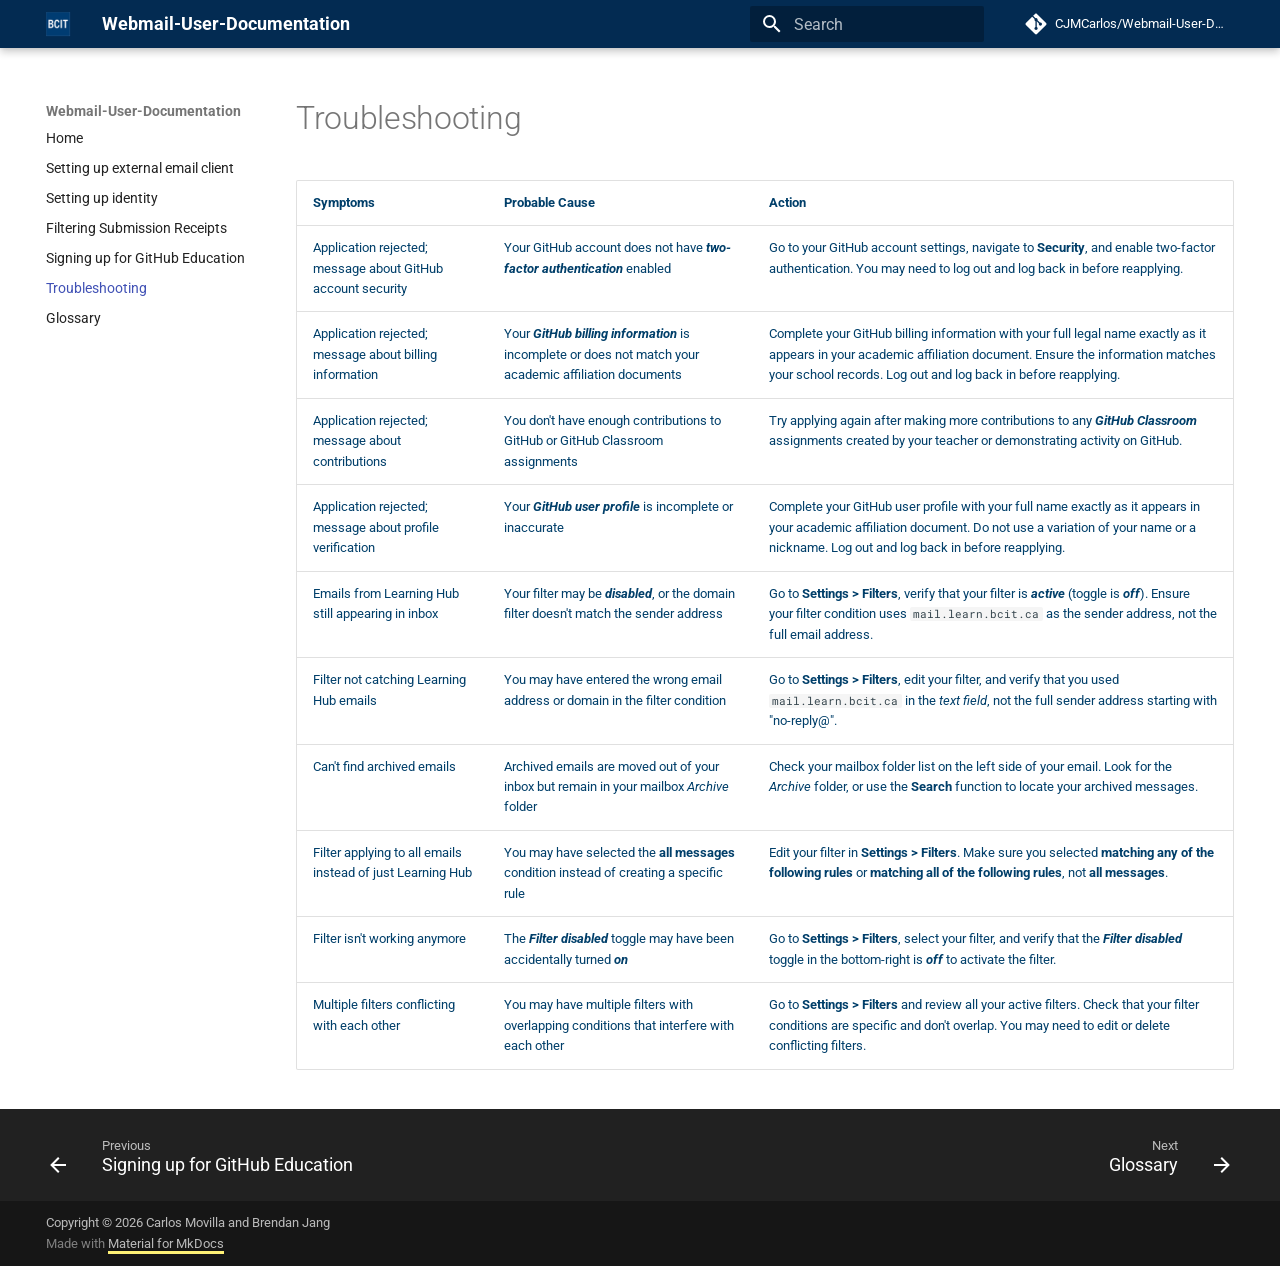
<file: Troubleshooting/index.html>
<!doctype html>
<html lang="en" class="no-js">
  <head>
    
      <meta charset="utf-8">
      <meta name="viewport" content="width=device-width,initial-scale=1">
      
      
      
        <link rel="canonical" href="https://mydomain.org/Webmail-User-Documentation/Troubleshooting/">
      
      
        <link rel="prev" href="../Signing%20up%20for%20GitHub%20Education/">
      
      
        <link rel="next" href="../Glossary/">
      
      
        
      
      
      <link rel="icon" href="../assets/channels4_profile.jpg">
      <meta name="generator" content="mkdocs-1.6.1, mkdocs-material-9.7.6">
    
    
      
        <title>Troubleshooting - Webmail-User-Documentation</title>
      
    
    
      <link rel="stylesheet" href="../assets/stylesheets/main.484c7ddc.min.css">
      
        
        <link rel="stylesheet" href="../assets/stylesheets/palette.ab4e12ef.min.css">
      
      


    
    
      
    
    
      
        
        
        <link rel="preconnect" href="https://fonts.gstatic.com" crossorigin>
        <link rel="stylesheet" href="https://fonts.googleapis.com/css?family=Roboto:300,300i,400,400i,700,700i%7CRoboto+Mono:400,400i,700,700i&display=fallback">
        <style>:root{--md-text-font:"Roboto";--md-code-font:"Roboto Mono"}</style>
      
    
    
      <link rel="stylesheet" href="../stylesheet/extra.css">
    
    <script>__md_scope=new URL("..",location),__md_hash=e=>[...e].reduce(((e,_)=>(e<<5)-e+_.charCodeAt(0)),0),__md_get=(e,_=localStorage,t=__md_scope)=>JSON.parse(_.getItem(t.pathname+"."+e)),__md_set=(e,_,t=localStorage,a=__md_scope)=>{try{t.setItem(a.pathname+"."+e,JSON.stringify(_))}catch(e){}}</script>
    
      

    
    
  </head>
  
  
    
    
    
    
    
    <body dir="ltr" data-md-color-scheme="header1" data-md-color-primary="indigo" data-md-color-accent="indigo">
  
    
    <input class="md-toggle" data-md-toggle="drawer" type="checkbox" id="__drawer" autocomplete="off">
    <input class="md-toggle" data-md-toggle="search" type="checkbox" id="__search" autocomplete="off">
    <label class="md-overlay" for="__drawer"></label>
    <div data-md-component="skip">
      
    </div>
    <div data-md-component="announce">
      
    </div>
    
    
      

  

<header class="md-header md-header--shadow" data-md-component="header">
  <nav class="md-header__inner md-grid" aria-label="Header">
    <a href=".." title="Webmail-User-Documentation" class="md-header__button md-logo" aria-label="Webmail-User-Documentation" data-md-component="logo">
      
  <img src="../assets/channels4_profile.jpg" alt="logo">

    </a>
    <label class="md-header__button md-icon" for="__drawer">
      
      <svg xmlns="http://www.w3.org/2000/svg" viewBox="0 0 24 24"><path d="M3 6h18v2H3zm0 5h18v2H3zm0 5h18v2H3z"/></svg>
    </label>
    <div class="md-header__title" data-md-component="header-title">
      <div class="md-header__ellipsis">
        <div class="md-header__topic">
          <span class="md-ellipsis">
            Webmail-User-Documentation
          </span>
        </div>
        <div class="md-header__topic" data-md-component="header-topic">
          <span class="md-ellipsis">
            
              Troubleshooting
            
          </span>
        </div>
      </div>
    </div>
    
      
    
    
    
    
      
      
        <label class="md-header__button md-icon" for="__search">
          
          <svg xmlns="http://www.w3.org/2000/svg" viewBox="0 0 24 24"><path d="M9.5 3A6.5 6.5 0 0 1 16 9.5c0 1.61-.59 3.09-1.56 4.23l.27.27h.79l5 5-1.5 1.5-5-5v-.79l-.27-.27A6.52 6.52 0 0 1 9.5 16 6.5 6.5 0 0 1 3 9.5 6.5 6.5 0 0 1 9.5 3m0 2C7 5 5 7 5 9.5S7 14 9.5 14 14 12 14 9.5 12 5 9.5 5"/></svg>
        </label>
        <div class="md-search" data-md-component="search" role="dialog">
  <label class="md-search__overlay" for="__search"></label>
  <div class="md-search__inner" role="search">
    <form class="md-search__form" name="search">
      <input type="text" class="md-search__input" name="query" aria-label="Search" placeholder="Search" autocapitalize="off" autocorrect="off" autocomplete="off" spellcheck="false" data-md-component="search-query" required>
      <label class="md-search__icon md-icon" for="__search">
        
        <svg xmlns="http://www.w3.org/2000/svg" viewBox="0 0 24 24"><path d="M9.5 3A6.5 6.5 0 0 1 16 9.5c0 1.61-.59 3.09-1.56 4.23l.27.27h.79l5 5-1.5 1.5-5-5v-.79l-.27-.27A6.52 6.52 0 0 1 9.5 16 6.5 6.5 0 0 1 3 9.5 6.5 6.5 0 0 1 9.5 3m0 2C7 5 5 7 5 9.5S7 14 9.5 14 14 12 14 9.5 12 5 9.5 5"/></svg>
        
        <svg xmlns="http://www.w3.org/2000/svg" viewBox="0 0 24 24"><path d="M20 11v2H8l5.5 5.5-1.42 1.42L4.16 12l7.92-7.92L13.5 5.5 8 11z"/></svg>
      </label>
      <nav class="md-search__options" aria-label="Search">
        
        <button type="reset" class="md-search__icon md-icon" title="Clear" aria-label="Clear" tabindex="-1">
          
          <svg xmlns="http://www.w3.org/2000/svg" viewBox="0 0 24 24"><path d="M19 6.41 17.59 5 12 10.59 6.41 5 5 6.41 10.59 12 5 17.59 6.41 19 12 13.41 17.59 19 19 17.59 13.41 12z"/></svg>
        </button>
      </nav>
      
    </form>
    <div class="md-search__output">
      <div class="md-search__scrollwrap" tabindex="0" data-md-scrollfix>
        <div class="md-search-result" data-md-component="search-result">
          <div class="md-search-result__meta">
            Initializing search
          </div>
          <ol class="md-search-result__list" role="presentation"></ol>
        </div>
      </div>
    </div>
  </div>
</div>
      
    
    
      <div class="md-header__source">
        <a href="https://github.com/CJMCarlos/Webmail-User-Documentation/" title="Go to repository" class="md-source" data-md-component="source">
  <div class="md-source__icon md-icon">
    
    <svg xmlns="http://www.w3.org/2000/svg" viewBox="0 0 448 512"><!--! Font Awesome Free 7.1.0 by @fontawesome - https://fontawesome.com License - https://fontawesome.com/license/free (Icons: CC BY 4.0, Fonts: SIL OFL 1.1, Code: MIT License) Copyright 2025 Fonticons, Inc.--><path d="M439.6 236.1 244 40.5c-5.4-5.5-12.8-8.5-20.4-8.5s-15 3-20.4 8.4L162.5 81l51.5 51.5c27.1-9.1 52.7 16.8 43.4 43.7l49.7 49.7c34.2-11.8 61.2 31 35.5 56.7-26.5 26.5-70.2-2.9-56-37.3L240.3 199v121.9c25.3 12.5 22.3 41.8 9.1 55-6.4 6.4-15.2 10.1-24.3 10.1s-17.8-3.6-24.3-10.1c-17.6-17.6-11.1-46.9 11.2-56v-123c-20.8-8.5-24.6-30.7-18.6-45L142.6 101 8.5 235.1C3 240.6 0 247.9 0 255.5s3 15 8.5 20.4l195.6 195.7c5.4 5.4 12.7 8.4 20.4 8.4s15-3 20.4-8.4l194.7-194.7c5.4-5.4 8.4-12.8 8.4-20.4s-3-15-8.4-20.4"/></svg>
  </div>
  <div class="md-source__repository">
    CJMCarlos/Webmail-User-Documentation/
  </div>
</a>
      </div>
    
  </nav>
  
</header>
    
    <div class="md-container" data-md-component="container">
      
      
        
          
        
      
      <main class="md-main" data-md-component="main">
        <div class="md-main__inner md-grid">
          
            
              
              <div class="md-sidebar md-sidebar--primary" data-md-component="sidebar" data-md-type="navigation" >
                <div class="md-sidebar__scrollwrap">
                  <div class="md-sidebar__inner">
                    



  

<nav class="md-nav md-nav--primary md-nav--integrated" aria-label="Navigation" data-md-level="0">
  <label class="md-nav__title" for="__drawer">
    <a href=".." title="Webmail-User-Documentation" class="md-nav__button md-logo" aria-label="Webmail-User-Documentation" data-md-component="logo">
      
  <img src="../assets/channels4_profile.jpg" alt="logo">

    </a>
    Webmail-User-Documentation
  </label>
  
    <div class="md-nav__source">
      <a href="https://github.com/CJMCarlos/Webmail-User-Documentation/" title="Go to repository" class="md-source" data-md-component="source">
  <div class="md-source__icon md-icon">
    
    <svg xmlns="http://www.w3.org/2000/svg" viewBox="0 0 448 512"><!--! Font Awesome Free 7.1.0 by @fontawesome - https://fontawesome.com License - https://fontawesome.com/license/free (Icons: CC BY 4.0, Fonts: SIL OFL 1.1, Code: MIT License) Copyright 2025 Fonticons, Inc.--><path d="M439.6 236.1 244 40.5c-5.4-5.5-12.8-8.5-20.4-8.5s-15 3-20.4 8.4L162.5 81l51.5 51.5c27.1-9.1 52.7 16.8 43.4 43.7l49.7 49.7c34.2-11.8 61.2 31 35.5 56.7-26.5 26.5-70.2-2.9-56-37.3L240.3 199v121.9c25.3 12.5 22.3 41.8 9.1 55-6.4 6.4-15.2 10.1-24.3 10.1s-17.8-3.6-24.3-10.1c-17.6-17.6-11.1-46.9 11.2-56v-123c-20.8-8.5-24.6-30.7-18.6-45L142.6 101 8.5 235.1C3 240.6 0 247.9 0 255.5s3 15 8.5 20.4l195.6 195.7c5.4 5.4 12.7 8.4 20.4 8.4s15-3 20.4-8.4l194.7-194.7c5.4-5.4 8.4-12.8 8.4-20.4s-3-15-8.4-20.4"/></svg>
  </div>
  <div class="md-source__repository">
    CJMCarlos/Webmail-User-Documentation/
  </div>
</a>
    </div>
  
  <ul class="md-nav__list" data-md-scrollfix>
    
      
      
  
  
  
  
    <li class="md-nav__item">
      <a href=".." class="md-nav__link">
        
  
  
  <span class="md-ellipsis">
    
  
    Home
  

    
  </span>
  
  

      </a>
    </li>
  

    
      
      
  
  
  
  
    <li class="md-nav__item">
      <a href="../Setting%20up%20external%20email%20client/" class="md-nav__link">
        
  
  
  <span class="md-ellipsis">
    
  
    Setting up external email client
  

    
  </span>
  
  

      </a>
    </li>
  

    
      
      
  
  
  
  
    <li class="md-nav__item">
      <a href="../Setting%20up%20identity/" class="md-nav__link">
        
  
  
  <span class="md-ellipsis">
    
  
    Setting up identity
  

    
  </span>
  
  

      </a>
    </li>
  

    
      
      
  
  
  
  
    <li class="md-nav__item">
      <a href="../Filtering%20Submission%20Receipts/" class="md-nav__link">
        
  
  
  <span class="md-ellipsis">
    
  
    Filtering Submission Receipts
  

    
  </span>
  
  

      </a>
    </li>
  

    
      
      
  
  
  
  
    <li class="md-nav__item">
      <a href="../Signing%20up%20for%20GitHub%20Education/" class="md-nav__link">
        
  
  
  <span class="md-ellipsis">
    
  
    Signing up for GitHub Education
  

    
  </span>
  
  

      </a>
    </li>
  

    
      
      
  
  
    
  
  
  
    <li class="md-nav__item md-nav__item--active">
      
      <input class="md-nav__toggle md-toggle" type="checkbox" id="__toc">
      
      
      
      <a href="./" class="md-nav__link md-nav__link--active">
        
  
  
  <span class="md-ellipsis">
    
  
    Troubleshooting
  

    
  </span>
  
  

      </a>
      
    </li>
  

    
      
      
  
  
  
  
    <li class="md-nav__item">
      <a href="../Glossary/" class="md-nav__link">
        
  
  
  <span class="md-ellipsis">
    
  
    Glossary
  

    
  </span>
  
  

      </a>
    </li>
  

    
  </ul>
</nav>
                  </div>
                </div>
              </div>
            
            
          
          
            <div class="md-content" data-md-component="content">
              
              <article class="md-content__inner md-typeset">
                
                  


  
  


  <h1>Troubleshooting</h1>

<table>
<thead>
<tr>
<th><strong>Symptoms</strong></th>
<th><strong>Probable Cause</strong></th>
<th><strong>Action</strong></th>
</tr>
</thead>
<tbody>
<tr>
<td>Application rejected; message about GitHub account security</td>
<td>Your GitHub account does not have <strong><em>two-factor authentication</em></strong> enabled</td>
<td>Go to your GitHub account settings, navigate to <strong>Security</strong>, and enable two-factor authentication. You may need to log out and log back in before reapplying.</td>
</tr>
<tr>
<td>Application rejected; message about billing information</td>
<td>Your <strong><em>GitHub billing information</em></strong> is incomplete or does not match your academic affiliation documents</td>
<td>Complete your GitHub billing information with your full legal name exactly as it appears in your academic affiliation document. Ensure the information matches your school records. Log out and log back in before reapplying.</td>
</tr>
<tr>
<td>Application rejected; message about contributions</td>
<td>You don't have enough contributions to GitHub or GitHub Classroom assignments</td>
<td>Try applying again after making more contributions to any <strong><em>GitHub Classroom</em></strong> assignments created by your teacher or demonstrating activity on GitHub.</td>
</tr>
<tr>
<td>Application rejected; message about profile verification</td>
<td>Your <strong><em>GitHub user profile</em></strong> is incomplete or inaccurate</td>
<td>Complete your GitHub user profile with your full name exactly as it appears in your academic affiliation document. Do not use a variation of your name or a nickname. Log out and log back in before reapplying.</td>
</tr>
<tr>
<td>Emails from Learning Hub still appearing in inbox</td>
<td>Your filter may be <strong><em>disabled</em></strong>, or the domain filter doesn't match the sender address</td>
<td>Go to <strong>Settings &gt; Filters</strong>, verify that your filter is <strong><em>active</em></strong> (toggle is <strong><em>off</em></strong>). Ensure your filter condition uses <code>mail.learn.bcit.ca</code> as the sender address, not the full email address.</td>
</tr>
<tr>
<td>Filter not catching Learning Hub emails</td>
<td>You may have entered the wrong email address or domain in the filter condition</td>
<td>Go to <strong>Settings &gt; Filters</strong>, edit your filter, and verify that you used <code>mail.learn.bcit.ca</code> in the <em>text field</em>, not the full sender address starting with "no-reply@".</td>
</tr>
<tr>
<td>Can't find archived emails</td>
<td>Archived emails are moved out of your inbox but remain in your mailbox <em>Archive</em> folder</td>
<td>Check your mailbox folder list on the left side of your email. Look for the <em>Archive</em> folder, or use the <strong>Search</strong> function to locate your archived messages.</td>
</tr>
<tr>
<td>Filter applying to all emails instead of just Learning Hub</td>
<td>You may have selected the <strong>all messages</strong> condition instead of creating a specific rule</td>
<td>Edit your filter in <strong>Settings &gt; Filters</strong>. Make sure you selected <strong>matching any of the following rules</strong> or <strong>matching all of the following rules</strong>, not <strong>all messages</strong>.</td>
</tr>
<tr>
<td>Filter isn't working anymore</td>
<td>The <strong><em>Filter disabled</em></strong> toggle may have been accidentally turned <strong><em>on</em></strong></td>
<td>Go to <strong>Settings &gt; Filters</strong>, select your filter, and verify that the <strong><em>Filter disabled</em></strong> toggle in the bottom-right is <strong><em>off</em></strong> to activate the filter.</td>
</tr>
<tr>
<td>Multiple filters conflicting with each other</td>
<td>You may have multiple filters with overlapping conditions that interfere with each other</td>
<td>Go to <strong>Settings &gt; Filters</strong> and review all your active filters. Check that your filter conditions are specific and don't overlap. You may need to edit or delete conflicting filters.</td>
</tr>
</tbody>
</table>












                
              </article>
            </div>
          
          
<script>var target=document.getElementById(location.hash.slice(1));target&&target.name&&(target.checked=target.name.startsWith("__tabbed_"))</script>
        </div>
        
      </main>
      
        <footer class="md-footer">
  
    
      
      <nav class="md-footer__inner md-grid" aria-label="Footer" >
        
          
          <a href="../Signing%20up%20for%20GitHub%20Education/" class="md-footer__link md-footer__link--prev" aria-label="Previous: Signing up for GitHub Education">
            <div class="md-footer__button md-icon">
              
              <svg xmlns="http://www.w3.org/2000/svg" viewBox="0 0 24 24"><path d="M20 11v2H8l5.5 5.5-1.42 1.42L4.16 12l7.92-7.92L13.5 5.5 8 11z"/></svg>
            </div>
            <div class="md-footer__title">
              <span class="md-footer__direction">
                Previous
              </span>
              <div class="md-ellipsis">
                Signing up for GitHub Education
              </div>
            </div>
          </a>
        
        
          
          <a href="../Glossary/" class="md-footer__link md-footer__link--next" aria-label="Next: Glossary">
            <div class="md-footer__title">
              <span class="md-footer__direction">
                Next
              </span>
              <div class="md-ellipsis">
                Glossary
              </div>
            </div>
            <div class="md-footer__button md-icon">
              
              <svg xmlns="http://www.w3.org/2000/svg" viewBox="0 0 24 24"><path d="M4 11v2h12l-5.5 5.5 1.42 1.42L19.84 12l-7.92-7.92L10.5 5.5 16 11z"/></svg>
            </div>
          </a>
        
      </nav>
    
  
  <div class="md-footer-meta md-typeset">
    <div class="md-footer-meta__inner md-grid">
      <div class="md-copyright">
  
    <div class="md-copyright__highlight">
      Copyright &copy; 2026 Carlos Movilla and Brendan Jang
    </div>
  
  
    Made with
    <a href="https://squidfunk.github.io/mkdocs-material/" target="_blank" rel="noopener">
      Material for MkDocs
    </a>
  
</div>
      
    </div>
  </div>
</footer>
      
    </div>
    <div class="md-dialog" data-md-component="dialog">
      <div class="md-dialog__inner md-typeset"></div>
    </div>
    
    
    
      
      
      <script id="__config" type="application/json">{"annotate": null, "base": "..", "features": ["navigation.footer", "toc.integrate"], "search": "../assets/javascripts/workers/search.2c215733.min.js", "tags": null, "translations": {"clipboard.copied": "Copied to clipboard", "clipboard.copy": "Copy to clipboard", "search.result.more.one": "1 more on this page", "search.result.more.other": "# more on this page", "search.result.none": "No matching documents", "search.result.one": "1 matching document", "search.result.other": "# matching documents", "search.result.placeholder": "Type to start searching", "search.result.term.missing": "Missing", "select.version": "Select version"}, "version": null}</script>
    
    
      <script src="../assets/javascripts/bundle.79ae519e.min.js"></script>
      
    
  </body>
</html>
</file>
<file: stylesheet/extra.css>
/* BCIT HEADER COLOUR FOR .YML*/
[data-md-color-scheme="header1"] {
  --md-primary-fg-color: #032b52;
  --md-primary-fg-color--light: #032b52;
  --md-primary-fg-color--dark: #032b52;
}

/* DEFAULT TEXT */
.md-typeset {
  color: #013f6a;
}

/* HYPERLINK SECTION */
.md-typeset a {
  color: #2962ff;
  text-decoration: none;

  border-bottom: 3px solid #fff176;
}

/* Exclude tabbed content links from yellow underline */
.md-typeset .tabbed-labels a {
  border-bottom: none;
}

/* HYPERLINK HOVER EFFECT */
.md-typeset a:not(.md-tabs__tab):hover {
  color: #013f6a;
  border-bottom-color: #013f6a;
}

/* .md-nav__link {
  display: inline-block;
} */

/* CONTENT TAB SPACING FOR YELLOW UNDERLINE */
.md-nav__link {
  border-bottom: 3px solid transparent;
}

/* CONTENT TAB UNDERLINE HOVER */
.md-nav__link:hover {
  color: currentColor !important;
  border-bottom: 3px solid #fff176;
}

/* SUB HEADER STYLING */
.subheader {
  color: #625d5d;
}
</file>
<file: assets/stylesheets/main.484c7ddc.min.css>
@charset "UTF-8";html{-webkit-text-size-adjust:none;-moz-text-size-adjust:none;text-size-adjust:none;box-sizing:border-box}*,:after,:before{box-sizing:inherit}@media (prefers-reduced-motion){*,:after,:before{transition:none!important}}body{margin:0}a,button,input,label{-webkit-tap-highlight-color:transparent}a{color:inherit;text-decoration:none}hr{border:0;box-sizing:initial;display:block;height:.05rem;overflow:visible;padding:0}small{font-size:80%}sub,sup{line-height:1em}img{border-style:none}table{border-collapse:initial;border-spacing:0}td,th{font-weight:400;vertical-align:top}button{background:#0000;border:0;font-family:inherit;font-size:inherit;margin:0;padding:0}input{border:0;outline:none}:root{--md-primary-fg-color:#4051b5;--md-primary-fg-color--light:#5d6cc0;--md-primary-fg-color--dark:#303fa1;--md-primary-bg-color:#fff;--md-primary-bg-color--light:#ffffffb3;--md-accent-fg-color:#526cfe;--md-accent-fg-color--transparent:#526cfe1a;--md-accent-bg-color:#fff;--md-accent-bg-color--light:#ffffffb3}[data-md-color-scheme=default]{color-scheme:light}[data-md-color-scheme=default] img[src$="#gh-dark-mode-only"],[data-md-color-scheme=default] img[src$="#only-dark"]{display:none}:root,[data-md-color-scheme=default]{--md-hue:225deg;--md-default-fg-color:#000000de;--md-default-fg-color--light:#0000008a;--md-default-fg-color--lighter:#00000052;--md-default-fg-color--lightest:#00000012;--md-default-bg-color:#fff;--md-default-bg-color--light:#ffffffb3;--md-default-bg-color--lighter:#ffffff4d;--md-default-bg-color--lightest:#ffffff1f;--md-code-fg-color:#36464e;--md-code-bg-color:#f5f5f5;--md-code-bg-color--light:#f5f5f5b3;--md-code-bg-color--lighter:#f5f5f54d;--md-code-hl-color:#4287ff;--md-code-hl-color--light:#4287ff1a;--md-code-hl-number-color:#d52a2a;--md-code-hl-special-color:#db1457;--md-code-hl-function-color:#a846b9;--md-code-hl-constant-color:#6e59d9;--md-code-hl-keyword-color:#3f6ec6;--md-code-hl-string-color:#1c7d4d;--md-code-hl-name-color:var(--md-code-fg-color);--md-code-hl-operator-color:var(--md-default-fg-color--light);--md-code-hl-punctuation-color:var(--md-default-fg-color--light);--md-code-hl-comment-color:var(--md-default-fg-color--light);--md-code-hl-generic-color:var(--md-default-fg-color--light);--md-code-hl-variable-color:var(--md-default-fg-color--light);--md-typeset-color:var(--md-default-fg-color);--md-typeset-a-color:var(--md-primary-fg-color);--md-typeset-del-color:#f5503d26;--md-typeset-ins-color:#0bd57026;--md-typeset-kbd-color:#fafafa;--md-typeset-kbd-accent-color:#fff;--md-typeset-kbd-border-color:#b8b8b8;--md-typeset-mark-color:#ffff0080;--md-typeset-table-color:#0000001f;--md-typeset-table-color--light:rgba(0,0,0,.035);--md-admonition-fg-color:var(--md-default-fg-color);--md-admonition-bg-color:var(--md-default-bg-color);--md-warning-fg-color:#000000de;--md-warning-bg-color:#ff9;--md-footer-fg-color:#fff;--md-footer-fg-color--light:#ffffffb3;--md-footer-fg-color--lighter:#ffffff73;--md-footer-bg-color:#000000de;--md-footer-bg-color--dark:#00000052;--md-shadow-z1:0 0.2rem 0.5rem #0000000d,0 0 0.05rem #0000001a;--md-shadow-z2:0 0.2rem 0.5rem #0000001a,0 0 0.05rem #00000040;--md-shadow-z3:0 0.2rem 0.5rem #0003,0 0 0.05rem #00000059}.md-icon svg{fill:currentcolor;display:block;height:1.2rem;width:1.2rem}body{-webkit-font-smoothing:antialiased;-moz-osx-font-smoothing:grayscale;--md-text-font-family:var(--md-text-font,_),-apple-system,BlinkMacSystemFont,Helvetica,Arial,sans-serif;--md-code-font-family:var(--md-code-font,_),SFMono-Regular,Consolas,Menlo,monospace}aside,body,input{font-feature-settings:"kern","liga";color:var(--md-typeset-color);font-family:var(--md-text-font-family)}code,kbd,pre{font-feature-settings:"kern";font-family:var(--md-code-font-family)}:root{--md-typeset-table-sort-icon:url('data:image/svg+xml;charset=utf-8,<svg xmlns="http://www.w3.org/2000/svg" viewBox="0 0 24 24"><path d="m18 21-4-4h3V7h-3l4-4 4 4h-3v10h3M2 19v-2h10v2M2 13v-2h7v2M2 7V5h4v2z"/></svg>');--md-typeset-table-sort-icon--asc:url('data:image/svg+xml;charset=utf-8,<svg xmlns="http://www.w3.org/2000/svg" viewBox="0 0 24 24"><path d="M19 17h3l-4 4-4-4h3V3h2M2 17h10v2H2M6 5v2H2V5m0 6h7v2H2z"/></svg>');--md-typeset-table-sort-icon--desc:url('data:image/svg+xml;charset=utf-8,<svg xmlns="http://www.w3.org/2000/svg" viewBox="0 0 24 24"><path d="M19 7h3l-4-4-4 4h3v14h2M2 17h10v2H2M6 5v2H2V5m0 6h7v2H2z"/></svg>')}.md-typeset{-webkit-print-color-adjust:exact;color-adjust:exact;font-size:.8rem;line-height:1.6;overflow-wrap:break-word}@media print{.md-typeset{font-size:.68rem}}.md-typeset blockquote,.md-typeset dl,.md-typeset figure,.md-typeset ol,.md-typeset pre,.md-typeset ul{margin-bottom:1em;margin-top:1em}.md-typeset h1{color:var(--md-default-fg-color--light);font-size:2em;line-height:1.3;margin:0 0 1.25em}.md-typeset h1,.md-typeset h2{font-weight:300;letter-spacing:-.01em}.md-typeset h2{font-size:1.5625em;line-height:1.4;margin:1.6em 0 .64em}.md-typeset h3{font-size:1.25em;font-weight:400;letter-spacing:-.01em;line-height:1.5;margin:1.6em 0 .8em}.md-typeset h2+h3{margin-top:.8em}.md-typeset h4{font-weight:700;letter-spacing:-.01em;margin:1em 0}.md-typeset h5,.md-typeset h6{color:var(--md-default-fg-color--light);font-size:.8em;font-weight:700;letter-spacing:-.01em;margin:1.25em 0}.md-typeset h5{text-transform:uppercase}.md-typeset h5 code{text-transform:none}.md-typeset hr{border-bottom:.05rem solid var(--md-default-fg-color--lightest);display:flow-root;margin:1.5em 0}.md-typeset a{color:var(--md-typeset-a-color);word-break:break-word}.md-typeset a,.md-typeset a:before{transition:color 125ms}.md-typeset a:focus,.md-typeset a:hover{color:var(--md-accent-fg-color)}.md-typeset a:focus code,.md-typeset a:hover code{background-color:var(--md-accent-fg-color--transparent);color:var(--md-accent-fg-color)}.md-typeset a code{color:var(--md-typeset-a-color)}.md-typeset a.focus-visible{outline-color:var(--md-accent-fg-color);outline-offset:.2rem}.md-typeset code,.md-typeset kbd,.md-typeset pre{color:var(--md-code-fg-color);direction:ltr;font-variant-ligatures:none;transition:background-color 125ms}@media print{.md-typeset code,.md-typeset kbd,.md-typeset pre{white-space:pre-wrap}}.md-typeset code{background-color:var(--md-code-bg-color);border-radius:.1rem;-webkit-box-decoration-break:clone;box-decoration-break:clone;font-size:.85em;padding:0 .2941176471em;transition:color 125ms,background-color 125ms;word-break:break-word}.md-typeset code:not(.focus-visible){-webkit-tap-highlight-color:transparent;outline:none}.md-typeset pre{display:flow-root;line-height:1.4;position:relative}.md-typeset pre>code{-webkit-box-decoration-break:slice;box-decoration-break:slice;box-shadow:none;display:block;margin:0;outline-color:var(--md-accent-fg-color);overflow:auto;padding:.7720588235em 1.1764705882em;scrollbar-color:var(--md-default-fg-color--lighter) #0000;scrollbar-width:thin;touch-action:auto;word-break:normal}.md-typeset pre>code:hover{scrollbar-color:var(--md-accent-fg-color) #0000}.md-typeset pre>code::-webkit-scrollbar{height:.2rem;width:.2rem}.md-typeset pre>code::-webkit-scrollbar-thumb{background-color:var(--md-default-fg-color--lighter)}.md-typeset pre>code::-webkit-scrollbar-thumb:hover{background-color:var(--md-accent-fg-color)}.md-typeset kbd{background-color:var(--md-typeset-kbd-color);border-radius:.1rem;box-shadow:0 .1rem 0 .05rem var(--md-typeset-kbd-border-color),0 .1rem 0 var(--md-typeset-kbd-border-color),0 -.1rem .2rem var(--md-typeset-kbd-accent-color) inset;color:var(--md-default-fg-color);display:inline-block;font-size:.75em;padding:0 .6666666667em;vertical-align:text-top;word-break:break-word}.md-typeset mark{background-color:var(--md-typeset-mark-color);-webkit-box-decoration-break:clone;box-decoration-break:clone;color:inherit;word-break:break-word}.md-typeset abbr{cursor:help;text-decoration:none}.md-typeset [data-preview],.md-typeset abbr{border-bottom:.05rem dotted var(--md-default-fg-color--light)}.md-typeset small{opacity:.75}[dir=ltr] .md-typeset sub,[dir=ltr] .md-typeset sup{margin-left:.078125em}[dir=rtl] .md-typeset sub,[dir=rtl] .md-typeset sup{margin-right:.078125em}[dir=ltr] .md-typeset blockquote{padding-left:.6rem}[dir=rtl] .md-typeset blockquote{padding-right:.6rem}[dir=ltr] .md-typeset blockquote{border-left:.2rem solid var(--md-default-fg-color--lighter)}[dir=rtl] .md-typeset blockquote{border-right:.2rem solid var(--md-default-fg-color--lighter)}.md-typeset blockquote{color:var(--md-default-fg-color--light);margin-left:0;margin-right:0}.md-typeset ul{list-style-type:disc}.md-typeset ul[type]{list-style-type:revert-layer}[dir=ltr] .md-typeset ol,[dir=ltr] .md-typeset ul{margin-left:.625em}[dir=rtl] .md-typeset ol,[dir=rtl] .md-typeset ul{margin-right:.625em}.md-typeset ol,.md-typeset ul{padding:0}.md-typeset ol:not([hidden]),.md-typeset ul:not([hidden]){display:flow-root}.md-typeset ol ol,.md-typeset ul ol{list-style-type:lower-alpha}.md-typeset ol ol ol,.md-typeset ul ol ol{list-style-type:lower-roman}.md-typeset ol ol ol ol,.md-typeset ul ol ol ol{list-style-type:upper-alpha}.md-typeset ol ol ol ol ol,.md-typeset ul ol ol ol ol{list-style-type:upper-roman}.md-typeset ol[type],.md-typeset ul[type]{list-style-type:revert-layer}[dir=ltr] .md-typeset ol li,[dir=ltr] .md-typeset ul li{margin-left:1.25em}[dir=rtl] .md-typeset ol li,[dir=rtl] .md-typeset ul li{margin-right:1.25em}.md-typeset ol li,.md-typeset ul li{margin-bottom:.5em}.md-typeset ol li blockquote,.md-typeset ol li p,.md-typeset ul li blockquote,.md-typeset ul li p{margin:.5em 0}.md-typeset ol li:last-child,.md-typeset ul li:last-child{margin-bottom:0}[dir=ltr] .md-typeset ol li ol,[dir=ltr] .md-typeset ol li ul,[dir=ltr] .md-typeset ul li ol,[dir=ltr] .md-typeset ul li ul{margin-left:.625em}[dir=rtl] .md-typeset ol li ol,[dir=rtl] .md-typeset ol li ul,[dir=rtl] .md-typeset ul li ol,[dir=rtl] .md-typeset ul li ul{margin-right:.625em}.md-typeset ol li ol,.md-typeset ol li ul,.md-typeset ul li ol,.md-typeset ul li ul{margin-bottom:.5em;margin-top:.5em}[dir=ltr] .md-typeset dd{margin-left:1.875em}[dir=rtl] .md-typeset dd{margin-right:1.875em}.md-typeset dd{margin-bottom:1.5em;margin-top:1em}.md-typeset img,.md-typeset svg,.md-typeset video{height:auto;max-width:100%}.md-typeset img[align=left]{margin:1em 1em 1em 0}.md-typeset img[align=right]{margin:1em 0 1em 1em}.md-typeset img[align]:only-child{margin-top:0}.md-typeset figure{display:flow-root;margin:1em auto;max-width:100%;text-align:center;width:fit-content}.md-typeset figure img{display:block;margin:0 auto}.md-typeset figcaption{font-style:italic;margin:1em auto;max-width:24rem}.md-typeset iframe{max-width:100%}.md-typeset table:not([class]){background-color:var(--md-default-bg-color);border:.05rem solid var(--md-typeset-table-color);border-radius:.1rem;display:inline-block;font-size:.64rem;max-width:100%;overflow:auto;touch-action:auto}@media print{.md-typeset table:not([class]){display:table}}.md-typeset table:not([class])+*{margin-top:1.5em}.md-typeset table:not([class]) td>:first-child,.md-typeset table:not([class]) th>:first-child{margin-top:0}.md-typeset table:not([class]) td>:last-child,.md-typeset table:not([class]) th>:last-child{margin-bottom:0}.md-typeset table:not([class]) td:not([align]),.md-typeset table:not([class]) th:not([align]){text-align:left}[dir=rtl] .md-typeset table:not([class]) td:not([align]),[dir=rtl] .md-typeset table:not([class]) th:not([align]){text-align:right}.md-typeset table:not([class]) th{font-weight:700;min-width:5rem;padding:.9375em 1.25em;vertical-align:top}.md-typeset table:not([class]) td{border-top:.05rem solid var(--md-typeset-table-color);padding:.9375em 1.25em;vertical-align:top}.md-typeset table:not([class]) tbody tr{transition:background-color 125ms}.md-typeset table:not([class]) tbody tr:hover{background-color:var(--md-typeset-table-color--light);box-shadow:0 .05rem 0 var(--md-default-bg-color) inset}.md-typeset table:not([class]) a{word-break:normal}.md-typeset table th[role=columnheader]{cursor:pointer}[dir=ltr] .md-typeset table th[role=columnheader]:after{margin-left:.5em}[dir=rtl] .md-typeset table th[role=columnheader]:after{margin-right:.5em}.md-typeset table th[role=columnheader]:after{content:"";display:inline-block;height:1.2em;-webkit-mask-image:var(--md-typeset-table-sort-icon);mask-image:var(--md-typeset-table-sort-icon);-webkit-mask-repeat:no-repeat;mask-repeat:no-repeat;-webkit-mask-size:contain;mask-size:contain;transition:background-color 125ms;vertical-align:text-bottom;width:1.2em}.md-typeset table th[role=columnheader]:hover:after{background-color:var(--md-default-fg-color--lighter)}.md-typeset table th[role=columnheader][aria-sort=ascending]:after{background-color:var(--md-default-fg-color--light);-webkit-mask-image:var(--md-typeset-table-sort-icon--asc);mask-image:var(--md-typeset-table-sort-icon--asc)}.md-typeset table th[role=columnheader][aria-sort=descending]:after{background-color:var(--md-default-fg-color--light);-webkit-mask-image:var(--md-typeset-table-sort-icon--desc);mask-image:var(--md-typeset-table-sort-icon--desc)}.md-typeset__scrollwrap{margin:1em -.8rem;overflow-x:auto;touch-action:auto}.md-typeset__table{display:inline-block;margin-bottom:.5em;padding:0 .8rem}@media print{.md-typeset__table{display:block}}html .md-typeset__table table{display:table;margin:0;overflow:hidden;width:100%}@media screen and (max-width:44.984375em){.md-content__inner>pre{margin:1em -.8rem}.md-content__inner>pre code{border-radius:0}}.md-typeset .md-author{border-radius:100%;display:block;flex-shrink:0;height:1.6rem;overflow:hidden;position:relative;transition:color 125ms,transform 125ms;width:1.6rem}.md-typeset .md-author img{display:block}.md-typeset .md-author--more{background:var(--md-default-fg-color--lightest);color:var(--md-default-fg-color--lighter);font-size:.6rem;font-weight:700;line-height:1.6rem;text-align:center}.md-typeset .md-author--long{height:2.4rem;width:2.4rem}.md-typeset a.md-author{transform:scale(1)}.md-typeset a.md-author img{border-radius:100%;filter:grayscale(100%) opacity(75%);transition:filter 125ms}.md-typeset a.md-author:focus,.md-typeset a.md-author:hover{transform:scale(1.1);z-index:1}.md-typeset a.md-author:focus img,.md-typeset a.md-author:hover img{filter:grayscale(0)}.md-banner{background-color:var(--md-footer-bg-color);color:var(--md-footer-fg-color);overflow:auto}@media print{.md-banner{display:none}}.md-banner--warning{background-color:var(--md-warning-bg-color);color:var(--md-warning-fg-color)}.md-banner__inner{font-size:.7rem;margin:.6rem auto;padding:0 .8rem}[dir=ltr] .md-banner__button{float:right}[dir=rtl] .md-banner__button{float:left}.md-banner__button{color:inherit;cursor:pointer;transition:opacity .25s}.no-js .md-banner__button{display:none}.md-banner__button:hover{opacity:.7}html{font-size:125%;height:100%;overflow-x:hidden}@media screen and (min-width:100em){html{font-size:137.5%}}@media screen and (min-width:125em){html{font-size:150%}}body{background-color:var(--md-default-bg-color);display:flex;flex-direction:column;font-size:.5rem;min-height:100%;position:relative;width:100%}@media print{body{display:block}}@media screen and (max-width:59.984375em){body[data-md-scrolllock]{position:fixed}}.md-grid{margin-left:auto;margin-right:auto;max-width:61rem}.md-container{display:flex;flex-direction:column;flex-grow:1}@media print{.md-container{display:block}}.md-main{flex-grow:1}.md-main__inner{display:flex;height:100%;margin-top:1.5rem}.md-ellipsis{overflow:hidden;text-overflow:ellipsis}.md-toggle{display:none}.md-option{height:0;opacity:0;position:absolute;width:0}.md-option:checked+label:not([hidden]){display:block}.md-option.focus-visible+label{outline-color:var(--md-accent-fg-color);outline-style:auto}.md-skip{background-color:var(--md-default-fg-color);border-radius:.1rem;color:var(--md-default-bg-color);font-size:.64rem;margin:.5rem;opacity:0;outline-color:var(--md-accent-fg-color);padding:.3rem .5rem;position:fixed;transform:translateY(.4rem);z-index:-1}.md-skip:focus{opacity:1;transform:translateY(0);transition:transform .25s cubic-bezier(.4,0,.2,1),opacity 175ms 75ms;z-index:10}@page{margin:25mm}:root{--md-clipboard-icon:url('data:image/svg+xml;charset=utf-8,<svg xmlns="http://www.w3.org/2000/svg" viewBox="0 0 24 24"><path d="M19 21H8V7h11m0-2H8a2 2 0 0 0-2 2v14a2 2 0 0 0 2 2h11a2 2 0 0 0 2-2V7a2 2 0 0 0-2-2m-3-4H4a2 2 0 0 0-2 2v14h2V3h12z"/></svg>')}.md-clipboard{border-radius:.1rem;color:var(--md-default-fg-color--lightest);cursor:pointer;height:1.5em;outline-color:var(--md-accent-fg-color);outline-offset:.1rem;transition:color .25s;width:1.5em;z-index:1}@media print{.md-clipboard{display:none}}.md-clipboard:not(.focus-visible){-webkit-tap-highlight-color:transparent;outline:none}:hover>.md-clipboard{color:var(--md-default-fg-color--light)}.md-clipboard:focus,.md-clipboard:hover{color:var(--md-accent-fg-color)}.md-clipboard:after{background-color:currentcolor;content:"";display:block;height:1.125em;margin:0 auto;-webkit-mask-image:var(--md-clipboard-icon);mask-image:var(--md-clipboard-icon);-webkit-mask-position:center;mask-position:center;-webkit-mask-repeat:no-repeat;mask-repeat:no-repeat;-webkit-mask-size:contain;mask-size:contain;width:1.125em}.md-clipboard--inline{cursor:pointer}.md-clipboard--inline code{transition:color .25s,background-color .25s}.md-clipboard--inline:focus code,.md-clipboard--inline:hover code{background-color:var(--md-accent-fg-color--transparent);color:var(--md-accent-fg-color)}:root{--md-code-select-icon:url('data:image/svg+xml;charset=utf-8,<svg xmlns="http://www.w3.org/2000/svg" viewBox="0 0 24 24"><path d="M19 19h-4v2h4c1.1 0 2-.9 2-2v-4h-2m0-12h-4v2h4v4h2V5c0-1.1-.9-2-2-2M5 5h4V3H5c-1.1 0-2 .9-2 2v4h2m0 6H3v4c0 1.1.9 2 2 2h4v-2H5zm2-4h2v2H7zm4 0h2v2h-2zm4 0h2v2h-2zM7 7h2v2H7zm4 0h2v2h-2zm4 0h2v2h-2zm-8 8h2v2H7zm4 0h2v2h-2zm4 0h2v2h-2z"/></svg>');--md-code-copy-icon:url('data:image/svg+xml;charset=utf-8,<svg xmlns="http://www.w3.org/2000/svg" viewBox="0 0 24 24"><path d="M19 21H8V7h11m0-2H8a2 2 0 0 0-2 2v14a2 2 0 0 0 2 2h11a2 2 0 0 0 2-2V7a2 2 0 0 0-2-2m-3-4H4a2 2 0 0 0-2 2v14h2V3h12z"/></svg>')}.md-typeset .md-code__content{display:grid}.md-code__nav{background-color:var(--md-code-bg-color--lighter);border-radius:.1rem;display:flex;gap:.2rem;padding:.2rem;position:absolute;right:.25em;top:.25em;transition:background-color .25s;z-index:1}:hover>.md-code__nav{background-color:var(--md-code-bg-color--light)}.md-code__button{color:var(--md-default-fg-color--lightest);cursor:pointer;display:block;height:1.5em;outline-color:var(--md-accent-fg-color);outline-offset:.1rem;transition:color .25s;width:1.5em}:hover>*>.md-code__button{color:var(--md-default-fg-color--light)}.md-code__button.focus-visible,.md-code__button:hover{color:var(--md-accent-fg-color)}.md-code__button--active{color:var(--md-default-fg-color)!important}.md-code__button:after{background-color:currentcolor;content:"";display:block;height:1.125em;margin:0 auto;-webkit-mask-position:center;mask-position:center;-webkit-mask-repeat:no-repeat;mask-repeat:no-repeat;-webkit-mask-size:contain;mask-size:contain;width:1.125em}.md-code__button[data-md-type=select]:after{-webkit-mask-image:var(--md-code-select-icon);mask-image:var(--md-code-select-icon)}.md-code__button[data-md-type=copy]:after{-webkit-mask-image:var(--md-code-copy-icon);mask-image:var(--md-code-copy-icon)}@keyframes consent{0%{opacity:0;transform:translateY(100%)}to{opacity:1;transform:translateY(0)}}@keyframes overlay{0%{opacity:0}to{opacity:1}}.md-consent__overlay{animation:overlay .25s both;-webkit-backdrop-filter:blur(.1rem);backdrop-filter:blur(.1rem);background-color:#0000008a;height:100%;opacity:1;position:fixed;top:0;width:100%;z-index:5}.md-consent__inner{animation:consent .5s cubic-bezier(.1,.7,.1,1) both;background-color:var(--md-default-bg-color);border:0;border-radius:.1rem;bottom:0;box-shadow:0 0 .2rem #0000001a,0 .2rem .4rem #0003;max-height:100%;overflow:auto;padding:0;position:fixed;width:100%;z-index:5}.md-consent__form{padding:.8rem}.md-consent__settings{display:none;margin:1em 0}input:checked+.md-consent__settings{display:block}.md-consent__controls{margin-bottom:.8rem}.md-typeset .md-consent__controls .md-button{display:inline}@media screen and (max-width:44.984375em){.md-typeset .md-consent__controls .md-button{display:block;margin-top:.4rem;text-align:center;width:100%}}.md-consent label{cursor:pointer}.md-content{flex-grow:1;min-width:0}.md-content__inner{margin:0 .8rem 1.2rem;padding-top:.6rem}@media screen and (min-width:76.25em){[dir=ltr] .md-sidebar--primary:not([hidden])~.md-content>.md-content__inner{margin-left:1.2rem}[dir=ltr] .md-sidebar--secondary:not([hidden])~.md-content>.md-content__inner,[dir=rtl] .md-sidebar--primary:not([hidden])~.md-content>.md-content__inner{margin-right:1.2rem}[dir=rtl] .md-sidebar--secondary:not([hidden])~.md-content>.md-content__inner{margin-left:1.2rem}}.md-content__inner:before{content:"";display:block;height:.4rem}.md-content__inner>:last-child{margin-bottom:0}[dir=ltr] .md-content__button{float:right}[dir=rtl] .md-content__button{float:left}[dir=ltr] .md-content__button{margin-left:.4rem}[dir=rtl] .md-content__button{margin-right:.4rem}.md-content__button{margin:.4rem 0;padding:0}@media print{.md-content__button{display:none}}.md-typeset .md-content__button{color:var(--md-default-fg-color--lighter)}.md-content__button svg{display:inline;vertical-align:top}[dir=rtl] .md-content__button svg{transform:scaleX(-1)}[dir=ltr] .md-dialog{right:.8rem}[dir=rtl] .md-dialog{left:.8rem}.md-dialog{background-color:var(--md-default-fg-color);border-radius:.1rem;bottom:.8rem;box-shadow:var(--md-shadow-z3);min-width:11.1rem;opacity:0;padding:.4rem .6rem;pointer-events:none;position:fixed;transform:translateY(100%);transition:transform 0ms .4s,opacity .4s;z-index:4}@media print{.md-dialog{display:none}}.md-dialog--active{opacity:1;pointer-events:auto;transform:translateY(0);transition:transform .4s cubic-bezier(.075,.85,.175,1),opacity .4s}.md-dialog__inner{color:var(--md-default-bg-color);font-size:.7rem}.md-feedback{margin:2em 0 1em;text-align:center}.md-feedback fieldset{border:none;margin:0;padding:0}.md-feedback__title{font-weight:700;margin:1em auto}.md-feedback__inner{position:relative}.md-feedback__list{display:flex;flex-wrap:wrap;place-content:baseline center;position:relative}.md-feedback__list:hover .md-icon:not(:disabled){color:var(--md-default-fg-color--lighter)}:disabled .md-feedback__list{min-height:1.8rem}.md-feedback__icon{color:var(--md-default-fg-color--light);cursor:pointer;flex-shrink:0;margin:0 .1rem;transition:color 125ms}.md-feedback__icon:not(:disabled).md-icon:hover{color:var(--md-accent-fg-color)}.md-feedback__icon:disabled{color:var(--md-default-fg-color--lightest);pointer-events:none}.md-feedback__note{opacity:0;position:relative;transform:translateY(.4rem);transition:transform .4s cubic-bezier(.1,.7,.1,1),opacity .15s}.md-feedback__note>*{margin:0 auto;max-width:16rem}:disabled .md-feedback__note{opacity:1;transform:translateY(0)}@media print{.md-feedback{display:none}}.md-footer{background-color:var(--md-footer-bg-color);color:var(--md-footer-fg-color)}@media print{.md-footer{display:none}}.md-footer__inner{justify-content:space-between;overflow:auto;padding:.2rem}.md-footer__inner:not([hidden]){display:flex}.md-footer__link{align-items:end;display:flex;flex-grow:0.01;margin-bottom:.4rem;margin-top:1rem;max-width:100%;outline-color:var(--md-accent-fg-color);overflow:hidden;transition:opacity .25s}.md-footer__link:focus,.md-footer__link:hover{opacity:.7}[dir=rtl] .md-footer__link svg{transform:scaleX(-1)}@media screen and (max-width:44.984375em){.md-footer__link--prev{flex-shrink:0}.md-footer__link--prev .md-footer__title{display:none}}[dir=ltr] .md-footer__link--next{margin-left:auto}[dir=rtl] .md-footer__link--next{margin-right:auto}.md-footer__link--next{text-align:right}[dir=rtl] .md-footer__link--next{text-align:left}.md-footer__title{flex-grow:1;font-size:.9rem;margin-bottom:.7rem;max-width:calc(100% - 2.4rem);padding:0 1rem;white-space:nowrap}.md-footer__button{margin:.2rem;padding:.4rem}.md-footer__direction{font-size:.64rem;opacity:.7}.md-footer-meta{background-color:var(--md-footer-bg-color--dark)}.md-footer-meta__inner{display:flex;flex-wrap:wrap;justify-content:space-between;padding:.2rem}html .md-footer-meta.md-typeset a{color:var(--md-footer-fg-color--light)}html .md-footer-meta.md-typeset a:focus,html .md-footer-meta.md-typeset a:hover{color:var(--md-footer-fg-color)}.md-copyright{color:var(--md-footer-fg-color--lighter);font-size:.64rem;margin:auto .6rem;padding:.4rem 0;width:100%}@media screen and (min-width:45em){.md-copyright{width:auto}}.md-copyright__highlight{color:var(--md-footer-fg-color--light)}.md-social{display:inline-flex;gap:.2rem;margin:0 .4rem;padding:.2rem 0 .6rem}@media screen and (min-width:45em){.md-social{padding:.6rem 0}}.md-social__link{display:inline-block;height:1.6rem;text-align:center;width:1.6rem}.md-social__link:before{line-height:1.9}.md-social__link svg{fill:currentcolor;max-height:.8rem;vertical-align:-25%}.md-typeset .md-button{border:.1rem solid;border-radius:.1rem;color:var(--md-primary-fg-color);cursor:pointer;display:inline-block;font-weight:700;padding:.625em 2em;transition:color 125ms,background-color 125ms,border-color 125ms}.md-typeset .md-button--primary{background-color:var(--md-primary-fg-color);border-color:var(--md-primary-fg-color);color:var(--md-primary-bg-color)}.md-typeset .md-button:focus,.md-typeset .md-button:hover{background-color:var(--md-accent-fg-color);border-color:var(--md-accent-fg-color);color:var(--md-accent-bg-color)}[dir=ltr] .md-typeset .md-input{border-top-left-radius:.1rem}[dir=ltr] .md-typeset .md-input,[dir=rtl] .md-typeset .md-input{border-top-right-radius:.1rem}[dir=rtl] .md-typeset .md-input{border-top-left-radius:.1rem}.md-typeset .md-input{border-bottom:.1rem solid var(--md-default-fg-color--lighter);box-shadow:var(--md-shadow-z1);font-size:.8rem;height:1.8rem;padding:0 .6rem;transition:border .25s,box-shadow .25s}.md-typeset .md-input:focus,.md-typeset .md-input:hover{border-bottom-color:var(--md-accent-fg-color);box-shadow:var(--md-shadow-z2)}.md-typeset .md-input--stretch{width:100%}.md-header{background-color:var(--md-primary-fg-color);box-shadow:0 0 .2rem #0000,0 .2rem .4rem #0000;color:var(--md-primary-bg-color);display:block;left:0;position:sticky;right:0;top:0;z-index:4}@media print{.md-header{display:none}}.md-header[hidden]{transform:translateY(-100%);transition:transform .25s cubic-bezier(.8,0,.6,1),box-shadow .25s}.md-header--shadow{box-shadow:0 0 .2rem #0000001a,0 .2rem .4rem #0003;transition:transform .25s cubic-bezier(.1,.7,.1,1),box-shadow .25s}.md-header__inner{align-items:center;display:flex;padding:0 .2rem}.md-header__button{color:currentcolor;cursor:pointer;margin:.2rem;outline-color:var(--md-accent-fg-color);padding:.4rem;position:relative;transition:opacity .25s;vertical-align:middle;z-index:1}.md-header__button:hover{opacity:.7}.md-header__button:not([hidden]){display:inline-block}.md-header__button:not(.focus-visible){-webkit-tap-highlight-color:transparent;outline:none}.md-header__button.md-logo{margin:.2rem;padding:.4rem}@media screen and (max-width:76.234375em){.md-header__button.md-logo{display:none}}.md-header__button.md-logo img,.md-header__button.md-logo svg{fill:currentcolor;display:block;height:1.2rem;width:auto}@media screen and (min-width:60em){.md-header__button[for=__search]{display:none}}.no-js .md-header__button[for=__search]{display:none}[dir=rtl] .md-header__button[for=__search] svg{transform:scaleX(-1)}@media screen and (min-width:76.25em){.md-header__button[for=__drawer]{display:none}}.md-header__topic{display:flex;max-width:100%;position:absolute;transition:transform .4s cubic-bezier(.1,.7,.1,1),opacity .15s;white-space:nowrap}.md-header__topic+.md-header__topic{opacity:0;pointer-events:none;transform:translateX(1.25rem);transition:transform .4s cubic-bezier(1,.7,.1,.1),opacity .15s;z-index:-1}[dir=rtl] .md-header__topic+.md-header__topic{transform:translateX(-1.25rem)}.md-header__topic:first-child{font-weight:700}[dir=ltr] .md-header__title{margin-left:1rem;margin-right:.4rem}[dir=rtl] .md-header__title{margin-left:.4rem;margin-right:1rem}.md-header__title{flex-grow:1;font-size:.9rem;height:2.4rem;line-height:2.4rem}.md-header__title--active .md-header__topic{opacity:0;pointer-events:none;transform:translateX(-1.25rem);transition:transform .4s cubic-bezier(1,.7,.1,.1),opacity .15s;z-index:-1}[dir=rtl] .md-header__title--active .md-header__topic{transform:translateX(1.25rem)}.md-header__title--active .md-header__topic+.md-header__topic{opacity:1;pointer-events:auto;transform:translateX(0);transition:transform .4s cubic-bezier(.1,.7,.1,1),opacity .15s;z-index:0}.md-header__title>.md-header__ellipsis{height:100%;position:relative;width:100%}.md-header__option{display:flex;flex-shrink:0;max-width:100%;transition:max-width 0ms .25s,opacity .25s .25s;white-space:nowrap}[data-md-toggle=search]:checked~.md-header .md-header__option{max-width:0;opacity:0;transition:max-width 0ms,opacity 0ms}.md-header__option>input{bottom:0}.md-header__source{display:none}@media screen and (min-width:60em){[dir=ltr] .md-header__source{margin-left:1rem}[dir=rtl] .md-header__source{margin-right:1rem}.md-header__source{display:block;max-width:11.7rem;width:11.7rem}}@media screen and (min-width:76.25em){[dir=ltr] .md-header__source{margin-left:1.4rem}[dir=rtl] .md-header__source{margin-right:1.4rem}}.md-meta{color:var(--md-default-fg-color--light);font-size:.7rem;line-height:1.3}.md-meta__list{display:inline-flex;flex-wrap:wrap;list-style:none;margin:0;padding:0}.md-meta__item:not(:last-child):after{content:"·";margin-left:.2rem;margin-right:.2rem}.md-meta__link{color:var(--md-typeset-a-color)}.md-meta__link:focus,.md-meta__link:hover{color:var(--md-accent-fg-color)}.md-draft{background-color:#ff1744;border-radius:.125em;color:#fff;display:inline-block;font-weight:700;padding-left:.5714285714em;padding-right:.5714285714em}:root{--md-nav-icon--prev:url('data:image/svg+xml;charset=utf-8,<svg xmlns="http://www.w3.org/2000/svg" viewBox="0 0 24 24"><path d="M20 11v2H8l5.5 5.5-1.42 1.42L4.16 12l7.92-7.92L13.5 5.5 8 11z"/></svg>');--md-nav-icon--next:url('data:image/svg+xml;charset=utf-8,<svg xmlns="http://www.w3.org/2000/svg" viewBox="0 0 24 24"><path d="M8.59 16.58 13.17 12 8.59 7.41 10 6l6 6-6 6z"/></svg>');--md-toc-icon:url('data:image/svg+xml;charset=utf-8,<svg xmlns="http://www.w3.org/2000/svg" viewBox="0 0 24 24"><path d="M3 9h14V7H3zm0 4h14v-2H3zm0 4h14v-2H3zm16 0h2v-2h-2zm0-10v2h2V7zm0 6h2v-2h-2z"/></svg>')}.md-nav{font-size:.7rem;line-height:1.3}.md-nav__title{color:var(--md-default-fg-color--light);display:block;font-weight:700;overflow:hidden;padding:0 .6rem;text-overflow:ellipsis}.md-nav__title .md-nav__button{display:none}.md-nav__title .md-nav__button img{height:100%;width:auto}.md-nav__title .md-nav__button.md-logo img,.md-nav__title .md-nav__button.md-logo svg{fill:currentcolor;display:block;height:2.4rem;max-width:100%;object-fit:contain;width:auto}.md-nav__list{list-style:none;margin:0;padding:0}.md-nav__link{align-items:flex-start;display:flex;gap:.4rem;margin-top:.625em;scroll-snap-align:start;transition:color 125ms}.md-nav__link--passed,.md-nav__link--passed code{color:var(--md-default-fg-color--light)}.md-nav__item .md-nav__link--active,.md-nav__item .md-nav__link--active code{color:var(--md-typeset-a-color)}.md-nav__link .md-ellipsis{position:relative}.md-nav__link .md-ellipsis code{word-break:normal}[dir=ltr] .md-nav__link .md-icon:last-child{margin-left:auto}[dir=rtl] .md-nav__link .md-icon:last-child{margin-right:auto}.md-nav__link .md-typeset{font-size:.7rem;line-height:1.3}.md-nav__link svg{fill:currentcolor;flex-shrink:0;height:1.3em;position:relative}.md-nav__link[for]:focus,.md-nav__link[for]:hover,.md-nav__link[href]:focus,.md-nav__link[href]:hover{color:var(--md-accent-fg-color);cursor:pointer}.md-nav__link[for]:focus code,.md-nav__link[for]:hover code,.md-nav__link[href]:focus code,.md-nav__link[href]:hover code{background-color:var(--md-accent-fg-color--transparent);color:var(--md-accent-fg-color)}.md-nav__link.focus-visible{outline-color:var(--md-accent-fg-color);outline-offset:.2rem}.md-nav--primary .md-nav__link[for=__toc]{display:none}.md-nav--primary .md-nav__link[for=__toc] .md-icon:after{background-color:currentcolor;display:block;height:100%;-webkit-mask-image:var(--md-toc-icon);mask-image:var(--md-toc-icon);width:100%}.md-nav--primary .md-nav__link[for=__toc]~.md-nav{display:none}.md-nav__container>.md-nav__link{margin-top:0}.md-nav__container>.md-nav__link:first-child{flex-grow:1;min-width:0}.md-nav__icon{flex-shrink:0}.md-nav__source{display:none}@media screen and (max-width:76.234375em){.md-nav--primary,.md-nav--primary .md-nav{background-color:var(--md-default-bg-color);display:flex;flex-direction:column;height:100%;left:0;position:absolute;right:0;top:0;z-index:1}.md-nav--primary .md-nav__item,.md-nav--primary .md-nav__title{font-size:.8rem;line-height:1.5}.md-nav--primary .md-nav__title{background-color:var(--md-default-fg-color--lightest);color:var(--md-default-fg-color--light);cursor:pointer;height:5.6rem;line-height:2.4rem;padding:3rem .8rem .2rem;position:relative;white-space:nowrap}[dir=ltr] .md-nav--primary .md-nav__title .md-nav__icon{left:.4rem}[dir=rtl] .md-nav--primary .md-nav__title .md-nav__icon{right:.4rem}.md-nav--primary .md-nav__title .md-nav__icon{display:block;height:1.2rem;margin:.2rem;position:absolute;top:.4rem;width:1.2rem}.md-nav--primary .md-nav__title .md-nav__icon:after{background-color:currentcolor;content:"";display:block;height:100%;-webkit-mask-image:var(--md-nav-icon--prev);mask-image:var(--md-nav-icon--prev);-webkit-mask-position:center;mask-position:center;-webkit-mask-repeat:no-repeat;mask-repeat:no-repeat;-webkit-mask-size:contain;mask-size:contain;width:100%}.md-nav--primary .md-nav__title~.md-nav__list{background-color:var(--md-default-bg-color);box-shadow:0 .05rem 0 var(--md-default-fg-color--lightest) inset;overflow-y:auto;scroll-snap-type:y mandatory;touch-action:pan-y}.md-nav--primary .md-nav__title~.md-nav__list>:first-child{border-top:0}.md-nav--primary .md-nav__title[for=__drawer]{background-color:var(--md-primary-fg-color);color:var(--md-primary-bg-color);font-weight:700}.md-nav--primary .md-nav__title .md-logo{display:block;left:.2rem;margin:.2rem;padding:.4rem;position:absolute;right:.2rem;top:.2rem}.md-nav--primary .md-nav__list{flex:1}.md-nav--primary .md-nav__item{border-top:.05rem solid var(--md-default-fg-color--lightest)}.md-nav--primary .md-nav__item--active>.md-nav__link{color:var(--md-typeset-a-color)}.md-nav--primary .md-nav__item--active>.md-nav__link:focus,.md-nav--primary .md-nav__item--active>.md-nav__link:hover{color:var(--md-accent-fg-color)}.md-nav--primary .md-nav__link{margin-top:0;padding:.6rem .8rem}.md-nav--primary .md-nav__link svg{margin-top:.1em}.md-nav--primary .md-nav__link>.md-nav__link{padding:0}[dir=ltr] .md-nav--primary .md-nav__link .md-nav__icon{margin-right:-.2rem}[dir=rtl] .md-nav--primary .md-nav__link .md-nav__icon{margin-left:-.2rem}.md-nav--primary .md-nav__link .md-nav__icon{font-size:1.2rem;height:1.2rem;width:1.2rem}.md-nav--primary .md-nav__link .md-nav__icon:after{background-color:currentcolor;content:"";display:block;height:100%;-webkit-mask-image:var(--md-nav-icon--next);mask-image:var(--md-nav-icon--next);-webkit-mask-position:center;mask-position:center;-webkit-mask-repeat:no-repeat;mask-repeat:no-repeat;-webkit-mask-size:contain;mask-size:contain;width:100%}[dir=rtl] .md-nav--primary .md-nav__icon:after{transform:scale(-1)}.md-nav--primary .md-nav--secondary .md-nav{background-color:initial;position:static}[dir=ltr] .md-nav--primary .md-nav--secondary .md-nav .md-nav__link{padding-left:1.4rem}[dir=rtl] .md-nav--primary .md-nav--secondary .md-nav .md-nav__link{padding-right:1.4rem}[dir=ltr] .md-nav--primary .md-nav--secondary .md-nav .md-nav .md-nav__link{padding-left:2rem}[dir=rtl] .md-nav--primary .md-nav--secondary .md-nav .md-nav .md-nav__link{padding-right:2rem}[dir=ltr] .md-nav--primary .md-nav--secondary .md-nav .md-nav .md-nav .md-nav__link{padding-left:2.6rem}[dir=rtl] .md-nav--primary .md-nav--secondary .md-nav .md-nav .md-nav .md-nav__link{padding-right:2.6rem}[dir=ltr] .md-nav--primary .md-nav--secondary .md-nav .md-nav .md-nav .md-nav .md-nav__link{padding-left:3.2rem}[dir=rtl] .md-nav--primary .md-nav--secondary .md-nav .md-nav .md-nav .md-nav .md-nav__link{padding-right:3.2rem}.md-nav--secondary{background-color:initial}.md-nav__toggle~.md-nav{display:flex;opacity:0;transform:translateX(100%);transition:transform .25s cubic-bezier(.8,0,.6,1),opacity 125ms 50ms}[dir=rtl] .md-nav__toggle~.md-nav{transform:translateX(-100%)}.md-nav__toggle:checked~.md-nav{opacity:1;transform:translateX(0);transition:transform .25s cubic-bezier(.4,0,.2,1),opacity 125ms 125ms}.md-nav__toggle:checked~.md-nav>.md-nav__list{backface-visibility:hidden}}@media screen and (max-width:59.984375em){.md-nav--primary .md-nav__link[for=__toc]{display:flex}.md-nav--primary .md-nav__link[for=__toc] .md-icon:after{content:""}.md-nav--primary .md-nav__link[for=__toc]+.md-nav__link{display:none}.md-nav--primary .md-nav__link[for=__toc]~.md-nav{display:flex}.md-nav__source{background-color:var(--md-primary-fg-color--dark);color:var(--md-primary-bg-color);display:block;padding:0 .2rem}}@media screen and (min-width:60em) and (max-width:76.234375em){.md-nav--integrated .md-nav__link[for=__toc]{display:flex}.md-nav--integrated .md-nav__link[for=__toc] .md-icon:after{content:""}.md-nav--integrated .md-nav__link[for=__toc]+.md-nav__link{display:none}.md-nav--integrated .md-nav__link[for=__toc]~.md-nav{display:flex}}@media screen and (min-width:60em){.md-nav{margin-bottom:-.4rem}.md-nav--secondary .md-nav__title{background:var(--md-default-bg-color);box-shadow:0 0 .4rem .4rem var(--md-default-bg-color);position:sticky;top:0;z-index:1}.md-nav--secondary .md-nav__title[for=__toc]{scroll-snap-align:start}.md-nav--secondary .md-nav__title .md-nav__icon{display:none}[dir=ltr] .md-nav--secondary .md-nav__list{padding-left:.6rem}[dir=rtl] .md-nav--secondary .md-nav__list{padding-right:.6rem}.md-nav--secondary .md-nav__list{padding-bottom:.4rem}[dir=ltr] .md-nav--secondary .md-nav__item>.md-nav__link{margin-right:.4rem}[dir=rtl] .md-nav--secondary .md-nav__item>.md-nav__link{margin-left:.4rem}}@media screen and (min-width:76.25em){.md-nav{margin-bottom:-.4rem;transition:max-height .25s cubic-bezier(.86,0,.07,1)}.md-nav--primary .md-nav__title{background:var(--md-default-bg-color);box-shadow:0 0 .4rem .4rem var(--md-default-bg-color);position:sticky;top:0;z-index:1}.md-nav--primary .md-nav__title[for=__drawer]{scroll-snap-align:start}.md-nav--primary .md-nav__title .md-nav__icon{display:none}[dir=ltr] .md-nav--primary .md-nav__list{padding-left:.6rem}[dir=rtl] .md-nav--primary .md-nav__list{padding-right:.6rem}.md-nav--primary .md-nav__list{padding-bottom:.4rem}[dir=ltr] .md-nav--primary .md-nav__item>.md-nav__link{margin-right:.4rem}[dir=rtl] .md-nav--primary .md-nav__item>.md-nav__link{margin-left:.4rem}.md-nav__toggle~.md-nav{display:grid;grid-template-rows:minmax(.4rem,0fr);opacity:0;transition:grid-template-rows .25s cubic-bezier(.86,0,.07,1),opacity .25s,visibility 0ms .25s;visibility:collapse}.md-nav__toggle~.md-nav>.md-nav__list{overflow:hidden}.md-nav__toggle.md-toggle--indeterminate~.md-nav,.md-nav__toggle:checked~.md-nav{grid-template-rows:minmax(.4rem,1fr);opacity:1;transition:grid-template-rows .25s cubic-bezier(.86,0,.07,1),opacity .15s .1s,visibility 0ms;visibility:visible}.md-nav__toggle.md-toggle--indeterminate~.md-nav{transition:none}.md-nav__item--nested>.md-nav>.md-nav__title{display:none}.md-nav__item--section{display:block;margin:1.25em 0}.md-nav__item--section:last-child{margin-bottom:0}.md-nav__item--section>.md-nav__link{font-weight:700}.md-nav__item--section>.md-nav__link[for]{color:var(--md-default-fg-color--light)}.md-nav__item--section>.md-nav__link:not(.md-nav__container){pointer-events:none}.md-nav__item--section>.md-nav__link .md-icon,.md-nav__item--section>.md-nav__link>[for]{display:none}[dir=ltr] .md-nav__item--section>.md-nav{margin-left:-.6rem}[dir=rtl] .md-nav__item--section>.md-nav{margin-right:-.6rem}.md-nav__item--section>.md-nav{display:block;opacity:1;visibility:visible}.md-nav__item--section>.md-nav>.md-nav__list>.md-nav__item{padding:0}.md-nav__icon{border-radius:100%;height:.9rem;transition:background-color .25s;width:.9rem}.md-nav__icon:hover{background-color:var(--md-accent-fg-color--transparent)}.md-nav__icon:after{background-color:currentcolor;border-radius:100%;content:"";display:inline-block;height:100%;-webkit-mask-image:var(--md-nav-icon--next);mask-image:var(--md-nav-icon--next);-webkit-mask-position:center;mask-position:center;-webkit-mask-repeat:no-repeat;mask-repeat:no-repeat;-webkit-mask-size:contain;mask-size:contain;transition:transform .25s;vertical-align:-.1rem;width:100%}[dir=rtl] .md-nav__icon:after{transform:rotate(180deg)}.md-nav__item--nested .md-nav__toggle:checked~.md-nav__link .md-nav__icon:after,.md-nav__item--nested .md-toggle--indeterminate~.md-nav__link .md-nav__icon:after{transform:rotate(90deg)}.md-nav--lifted>.md-nav__list>.md-nav__item,.md-nav--lifted>.md-nav__title{display:none}.md-nav--lifted>.md-nav__list>.md-nav__item--active{display:block}.md-nav--lifted>.md-nav__list>.md-nav__item--active>.md-nav__link{background:var(--md-default-bg-color);box-shadow:0 0 .4rem .4rem var(--md-default-bg-color);margin-top:0;position:sticky;top:0;z-index:1}.md-nav--lifted>.md-nav__list>.md-nav__item--active>.md-nav__link:not(.md-nav__container){pointer-events:none}.md-nav--lifted>.md-nav__list>.md-nav__item--active.md-nav__item--section{margin:0}[dir=ltr] .md-nav--lifted>.md-nav__list>.md-nav__item>.md-nav:not(.md-nav--secondary){margin-left:-.6rem}[dir=rtl] .md-nav--lifted>.md-nav__list>.md-nav__item>.md-nav:not(.md-nav--secondary){margin-right:-.6rem}.md-nav--lifted>.md-nav__list>.md-nav__item>[for]{color:var(--md-default-fg-color--light)}.md-nav--lifted .md-nav[data-md-level="1"]{grid-template-rows:minmax(.4rem,1fr);opacity:1;visibility:visible}[dir=ltr] .md-nav--integrated>.md-nav__list>.md-nav__item--active .md-nav--secondary{border-left:.05rem solid var(--md-primary-fg-color)}[dir=rtl] .md-nav--integrated>.md-nav__list>.md-nav__item--active .md-nav--secondary{border-right:.05rem solid var(--md-primary-fg-color)}.md-nav--integrated>.md-nav__list>.md-nav__item--active .md-nav--secondary{display:block;margin-bottom:1.25em;opacity:1;visibility:visible}.md-nav--integrated>.md-nav__list>.md-nav__item--active .md-nav--secondary>.md-nav__list{overflow:visible;padding-bottom:0}.md-nav--integrated>.md-nav__list>.md-nav__item--active .md-nav--secondary>.md-nav__title{display:none}}.md-pagination{font-size:.8rem;font-weight:700;gap:.4rem}.md-pagination,.md-pagination>*{align-items:center;display:flex;justify-content:center}.md-pagination>*{border-radius:.2rem;height:1.8rem;min-width:1.8rem;text-align:center}.md-pagination__current{background-color:var(--md-default-fg-color--lightest);color:var(--md-default-fg-color--light)}.md-pagination__link{transition:color 125ms,background-color 125ms}.md-pagination__link:focus,.md-pagination__link:hover{background-color:var(--md-accent-fg-color--transparent);color:var(--md-accent-fg-color)}.md-pagination__link:focus svg,.md-pagination__link:hover svg{color:var(--md-accent-fg-color)}.md-pagination__link.focus-visible{outline-color:var(--md-accent-fg-color);outline-offset:.2rem}.md-pagination__link svg{fill:currentcolor;color:var(--md-default-fg-color--lighter);display:block;max-height:100%;width:1.2rem}:root{--md-path-icon:url('data:image/svg+xml;charset=utf-8,<svg xmlns="http://www.w3.org/2000/svg" viewBox="0 0 24 24"><path d="M8.59 16.58 13.17 12 8.59 7.41 10 6l6 6-6 6z"/></svg>')}.md-path{font-size:.7rem;margin:0 .8rem;overflow:auto;padding-top:1.2rem}.md-path:not([hidden]){display:block}@media screen and (min-width:76.25em){.md-path{margin:0 1.2rem}}.md-path__list{align-items:center;display:flex;gap:.2rem;list-style:none;margin:0;padding:0}.md-path__item:not(:first-child){display:inline-flex;gap:.2rem;white-space:nowrap}.md-path__item:not(:first-child):before{background-color:var(--md-default-fg-color--lighter);content:"";display:inline;height:.8rem;-webkit-mask-image:var(--md-path-icon);mask-image:var(--md-path-icon);width:.8rem}.md-path__link{align-items:center;color:var(--md-default-fg-color--light);display:flex}.md-path__link:focus,.md-path__link:hover{color:var(--md-accent-fg-color)}:root{--md-post-pin-icon:url('data:image/svg+xml;charset=utf-8,<svg xmlns="http://www.w3.org/2000/svg" viewBox="0 0 24 24"><path d="M16 12V4h1V2H7v2h1v8l-2 2v2h5.2v6h1.6v-6H18v-2z"/></svg>')}.md-post__back{border-bottom:.05rem solid var(--md-default-fg-color--lightest);margin-bottom:1.2rem;padding-bottom:1.2rem}@media screen and (max-width:76.234375em){.md-post__back{display:none}}[dir=rtl] .md-post__back svg{transform:scaleX(-1)}.md-post__authors{display:flex;flex-direction:column;gap:.6rem;margin:0 .6rem 1.2rem}.md-post .md-post__meta a{transition:color 125ms}.md-post .md-post__meta a:focus,.md-post .md-post__meta a:hover{color:var(--md-accent-fg-color)}.md-post__title{color:var(--md-default-fg-color--light);font-weight:700}.md-post--excerpt{margin-bottom:3.2rem}.md-post--excerpt .md-post__header{align-items:center;display:flex;gap:.6rem;min-height:1.6rem}.md-post--excerpt .md-post__authors{align-items:center;display:inline-flex;flex-direction:row;gap:.2rem;margin:0;min-height:2.4rem}[dir=ltr] .md-post--excerpt .md-post__meta .md-meta__list{margin-right:.4rem}[dir=rtl] .md-post--excerpt .md-post__meta .md-meta__list{margin-left:.4rem}.md-post--excerpt .md-post__content>:first-child{--md-scroll-margin:6rem;margin-top:0}.md-post>.md-nav--secondary{margin:1em 0}.md-pin{background:var(--md-default-fg-color--lightest);border-radius:1rem;margin-top:-.05rem;padding:.2rem}.md-pin:after{background-color:currentcolor;content:"";display:block;height:.6rem;margin:0 auto;-webkit-mask-image:var(--md-post-pin-icon);mask-image:var(--md-post-pin-icon);-webkit-mask-position:center;mask-position:center;-webkit-mask-repeat:no-repeat;mask-repeat:no-repeat;-webkit-mask-size:contain;mask-size:contain;width:.6rem}.md-profile{align-items:center;display:flex;font-size:.7rem;gap:.6rem;line-height:1.4;width:100%}.md-profile__description{flex-grow:1}.md-content--post{display:flex}@media screen and (max-width:76.234375em){.md-content--post{flex-flow:column-reverse}}.md-content--post>.md-content__inner{flex-grow:1;min-width:0}@media screen and (min-width:76.25em){[dir=ltr] .md-content--post>.md-content__inner{margin-left:1.2rem}[dir=rtl] .md-content--post>.md-content__inner{margin-right:1.2rem}}@media screen and (max-width:76.234375em){.md-sidebar.md-sidebar--post{padding:0;position:static;width:100%}.md-sidebar.md-sidebar--post .md-sidebar__scrollwrap{overflow:visible}.md-sidebar.md-sidebar--post .md-sidebar__inner{padding:0}.md-sidebar.md-sidebar--post .md-post__meta{margin-left:.6rem;margin-right:.6rem}.md-sidebar.md-sidebar--post .md-nav__item{border:none;display:inline}.md-sidebar.md-sidebar--post .md-nav__list{display:inline-flex;flex-wrap:wrap;gap:.6rem;padding-bottom:.6rem;padding-top:.6rem}.md-sidebar.md-sidebar--post .md-nav__link{padding:0}.md-sidebar.md-sidebar--post .md-nav{height:auto;margin-bottom:0;position:static}}:root{--md-progress-value:0;--md-progress-delay:400ms}.md-progress{background:var(--md-primary-bg-color);height:.075rem;opacity:min(clamp(0,var(--md-progress-value),1),clamp(0,100 - var(--md-progress-value),1));position:fixed;top:0;transform:scaleX(calc(var(--md-progress-value)*1%));transform-origin:left;transition:transform .5s cubic-bezier(.19,1,.22,1),opacity .25s var(--md-progress-delay);width:100%;z-index:4}:root{--md-search-result-icon:url('data:image/svg+xml;charset=utf-8,<svg xmlns="http://www.w3.org/2000/svg" viewBox="0 0 24 24"><path d="M14 2H6a2 2 0 0 0-2 2v16a2 2 0 0 0 2 2h7c-.41-.25-.8-.56-1.14-.9-.33-.33-.61-.7-.86-1.1H6V4h7v5h5v1.18c.71.16 1.39.43 2 .82V8zm6.31 16.9c1.33-2.11.69-4.9-1.4-6.22-2.11-1.33-4.91-.68-6.22 1.4-1.34 2.11-.69 4.89 1.4 6.22 1.46.93 3.32.93 4.79.02L22 23.39 23.39 22zm-3.81.1a2.5 2.5 0 0 1-2.5-2.5 2.5 2.5 0 0 1 2.5-2.5 2.5 2.5 0 0 1 2.5 2.5 2.5 2.5 0 0 1-2.5 2.5"/></svg>')}.md-search{position:relative}@media screen and (min-width:60em){.md-search{padding:.2rem 0}}.no-js .md-search{display:none}.md-search__overlay{opacity:0;z-index:1}@media screen and (max-width:59.984375em){[dir=ltr] .md-search__overlay{left:-2.2rem}[dir=rtl] .md-search__overlay{right:-2.2rem}.md-search__overlay{background-color:var(--md-default-bg-color);border-radius:1rem;height:2rem;overflow:hidden;pointer-events:none;position:absolute;top:-1rem;transform-origin:center;transition:transform .3s .1s,opacity .2s .2s;width:2rem}[data-md-toggle=search]:checked~.md-header .md-search__overlay{opacity:1;transition:transform .4s,opacity .1s}}@media screen and (min-width:60em){[dir=ltr] .md-search__overlay{left:0}[dir=rtl] .md-search__overlay{right:0}.md-search__overlay{background-color:#0000008a;cursor:pointer;height:0;position:fixed;top:0;transition:width 0ms .25s,height 0ms .25s,opacity .25s;width:0}[data-md-toggle=search]:checked~.md-header .md-search__overlay{height:200vh;opacity:1;transition:width 0ms,height 0ms,opacity .25s;width:100%}}@media screen and (max-width:29.984375em){[data-md-toggle=search]:checked~.md-header .md-search__overlay{transform:scale(45)}}@media screen and (min-width:30em) and (max-width:44.984375em){[data-md-toggle=search]:checked~.md-header .md-search__overlay{transform:scale(60)}}@media screen and (min-width:45em) and (max-width:59.984375em){[data-md-toggle=search]:checked~.md-header .md-search__overlay{transform:scale(75)}}.md-search__inner{backface-visibility:hidden}@media screen and (max-width:59.984375em){[dir=ltr] .md-search__inner{left:0}[dir=rtl] .md-search__inner{right:0}.md-search__inner{height:0;opacity:0;overflow:hidden;position:fixed;top:0;transform:translateX(5%);transition:width 0ms .3s,height 0ms .3s,transform .15s cubic-bezier(.4,0,.2,1) .15s,opacity .15s .15s;width:0;z-index:2}[dir=rtl] .md-search__inner{transform:translateX(-5%)}[data-md-toggle=search]:checked~.md-header .md-search__inner{height:100%;opacity:1;transform:translateX(0);transition:width 0ms 0ms,height 0ms 0ms,transform .15s cubic-bezier(.1,.7,.1,1) .15s,opacity .15s .15s;width:100%}}@media screen and (min-width:60em){[dir=ltr] .md-search__inner{float:right}[dir=rtl] .md-search__inner{float:left}.md-search__inner{padding:.1rem 0;position:relative;transition:width .25s cubic-bezier(.1,.7,.1,1);width:11.7rem}}@media screen and (min-width:60em) and (max-width:76.234375em){[data-md-toggle=search]:checked~.md-header .md-search__inner{width:23.4rem}}@media screen and (min-width:76.25em){[data-md-toggle=search]:checked~.md-header .md-search__inner{width:34.4rem}}.md-search__form{background-color:var(--md-default-bg-color);box-shadow:0 0 .6rem #0000;height:2.4rem;position:relative;transition:color .25s,background-color .25s;z-index:2}@media screen and (min-width:60em){.md-search__form{background-color:#00000042;border-radius:.1rem;height:1.8rem}.md-search__form:hover{background-color:#ffffff1f}}[data-md-toggle=search]:checked~.md-header .md-search__form{background-color:var(--md-default-bg-color);border-radius:.1rem .1rem 0 0;box-shadow:0 0 .6rem #00000012;color:var(--md-default-fg-color)}[dir=ltr] .md-search__input{padding-left:3.6rem;padding-right:2.2rem}[dir=rtl] .md-search__input{padding-left:2.2rem;padding-right:3.6rem}.md-search__input{background:#0000;font-size:.9rem;height:100%;position:relative;text-overflow:ellipsis;width:100%;z-index:2}.md-search__input::placeholder{transition:color .25s}.md-search__input::placeholder,.md-search__input~.md-search__icon{color:var(--md-default-fg-color--light)}.md-search__input::-ms-clear{display:none}@media screen and (max-width:59.984375em){.md-search__input{font-size:.9rem;height:2.4rem;width:100%}}@media screen and (min-width:60em){[dir=ltr] .md-search__input{padding-left:2.2rem}[dir=rtl] .md-search__input{padding-right:2.2rem}.md-search__input{color:inherit;font-size:.8rem}.md-search__input::placeholder{color:var(--md-primary-bg-color--light)}.md-search__input+.md-search__icon{color:var(--md-primary-bg-color)}[data-md-toggle=search]:checked~.md-header .md-search__input{text-overflow:clip}[data-md-toggle=search]:checked~.md-header .md-search__input+.md-search__icon{color:var(--md-default-fg-color--light)}[data-md-toggle=search]:checked~.md-header .md-search__input::placeholder{color:#0000}}.md-search__icon{cursor:pointer;display:inline-block;height:1.2rem;transition:color .25s,opacity .25s;width:1.2rem}.md-search__icon:hover{opacity:.7}[dir=ltr] .md-search__icon[for=__search]{left:.5rem}[dir=rtl] .md-search__icon[for=__search]{right:.5rem}.md-search__icon[for=__search]{position:absolute;top:.3rem;z-index:2}[dir=rtl] .md-search__icon[for=__search] svg{transform:scaleX(-1)}@media screen and (max-width:59.984375em){[dir=ltr] .md-search__icon[for=__search]{left:.8rem}[dir=rtl] .md-search__icon[for=__search]{right:.8rem}.md-search__icon[for=__search]{top:.6rem}.md-search__icon[for=__search] svg:first-child{display:none}}@media screen and (min-width:60em){.md-search__icon[for=__search]{pointer-events:none}.md-search__icon[for=__search] svg:last-child{display:none}}[dir=ltr] .md-search__options{right:.5rem}[dir=rtl] .md-search__options{left:.5rem}.md-search__options{pointer-events:none;position:absolute;top:.3rem;z-index:2}@media screen and (max-width:59.984375em){[dir=ltr] .md-search__options{right:.8rem}[dir=rtl] .md-search__options{left:.8rem}.md-search__options{top:.6rem}}[dir=ltr] .md-search__options>.md-icon{margin-left:.2rem}[dir=rtl] .md-search__options>.md-icon{margin-right:.2rem}.md-search__options>.md-icon{color:var(--md-default-fg-color--light);opacity:0;transform:scale(.75);transition:transform .15s cubic-bezier(.1,.7,.1,1),opacity .15s}.md-search__options>.md-icon:not(.focus-visible){-webkit-tap-highlight-color:transparent;outline:none}[data-md-toggle=search]:checked~.md-header .md-search__input:valid~.md-search__options>.md-icon{opacity:1;pointer-events:auto;transform:scale(1)}[data-md-toggle=search]:checked~.md-header .md-search__input:valid~.md-search__options>.md-icon:hover{opacity:.7}[dir=ltr] .md-search__suggest{padding-left:3.6rem;padding-right:2.2rem}[dir=rtl] .md-search__suggest{padding-left:2.2rem;padding-right:3.6rem}.md-search__suggest{align-items:center;color:var(--md-default-fg-color--lighter);display:flex;font-size:.9rem;height:100%;opacity:0;position:absolute;top:0;transition:opacity 50ms;white-space:nowrap;width:100%}@media screen and (min-width:60em){[dir=ltr] .md-search__suggest{padding-left:2.2rem}[dir=rtl] .md-search__suggest{padding-right:2.2rem}.md-search__suggest{font-size:.8rem}}[data-md-toggle=search]:checked~.md-header .md-search__suggest{opacity:1;transition:opacity .3s .1s}[dir=ltr] .md-search__output{border-bottom-left-radius:.1rem}[dir=ltr] .md-search__output,[dir=rtl] .md-search__output{border-bottom-right-radius:.1rem}[dir=rtl] .md-search__output{border-bottom-left-radius:.1rem}.md-search__output{overflow:hidden;position:absolute;width:100%;z-index:1}@media screen and (max-width:59.984375em){.md-search__output{bottom:0;top:2.4rem}}@media screen and (min-width:60em){.md-search__output{opacity:0;top:1.9rem;transition:opacity .4s}[data-md-toggle=search]:checked~.md-header .md-search__output{box-shadow:var(--md-shadow-z3);opacity:1}}.md-search__scrollwrap{backface-visibility:hidden;background-color:var(--md-default-bg-color);height:100%;overflow-y:auto;touch-action:pan-y}@media (-webkit-max-device-pixel-ratio:1),(max-resolution:1dppx){.md-search__scrollwrap{transform:translateZ(0)}}@media screen and (min-width:60em) and (max-width:76.234375em){.md-search__scrollwrap{width:23.4rem}}@media screen and (min-width:76.25em){.md-search__scrollwrap{width:34.4rem}}@media screen and (min-width:60em){.md-search__scrollwrap{max-height:0;scrollbar-color:var(--md-default-fg-color--lighter) #0000;scrollbar-width:thin}[data-md-toggle=search]:checked~.md-header .md-search__scrollwrap{max-height:75vh}.md-search__scrollwrap:hover{scrollbar-color:var(--md-accent-fg-color) #0000}.md-search__scrollwrap::-webkit-scrollbar{height:.2rem;width:.2rem}.md-search__scrollwrap::-webkit-scrollbar-thumb{background-color:var(--md-default-fg-color--lighter)}.md-search__scrollwrap::-webkit-scrollbar-thumb:hover{background-color:var(--md-accent-fg-color)}}.md-search-result{color:var(--md-default-fg-color);word-break:break-word}.md-search-result__meta{background-color:var(--md-default-fg-color--lightest);color:var(--md-default-fg-color--light);font-size:.64rem;line-height:1.8rem;padding:0 .8rem;scroll-snap-align:start}@media screen and (min-width:60em){[dir=ltr] .md-search-result__meta{padding-left:2.2rem}[dir=rtl] .md-search-result__meta{padding-right:2.2rem}}.md-search-result__list{list-style:none;margin:0;padding:0;-webkit-user-select:none;user-select:none}.md-search-result__item{box-shadow:0 -.05rem var(--md-default-fg-color--lightest)}.md-search-result__item:first-child{box-shadow:none}.md-search-result__link{display:block;outline:none;scroll-snap-align:start;transition:background-color .25s}.md-search-result__link:focus,.md-search-result__link:hover{background-color:var(--md-accent-fg-color--transparent)}.md-search-result__link:last-child p:last-child{margin-bottom:.6rem}.md-search-result__more>summary{cursor:pointer;display:block;outline:none;position:sticky;scroll-snap-align:start;top:0;z-index:1}.md-search-result__more>summary::marker{display:none}.md-search-result__more>summary::-webkit-details-marker{display:none}.md-search-result__more>summary>div{color:var(--md-typeset-a-color);font-size:.64rem;padding:.75em .8rem;transition:color .25s,background-color .25s}@media screen and (min-width:60em){[dir=ltr] .md-search-result__more>summary>div{padding-left:2.2rem}[dir=rtl] .md-search-result__more>summary>div{padding-right:2.2rem}}.md-search-result__more>summary:focus>div,.md-search-result__more>summary:hover>div{background-color:var(--md-accent-fg-color--transparent);color:var(--md-accent-fg-color)}.md-search-result__more[open]>summary{background-color:var(--md-default-bg-color)}.md-search-result__article{overflow:hidden;padding:0 .8rem;position:relative}@media screen and (min-width:60em){[dir=ltr] .md-search-result__article{padding-left:2.2rem}[dir=rtl] .md-search-result__article{padding-right:2.2rem}}[dir=ltr] .md-search-result__icon{left:0}[dir=rtl] .md-search-result__icon{right:0}.md-search-result__icon{color:var(--md-default-fg-color--light);height:1.2rem;margin:.5rem;position:absolute;width:1.2rem}@media screen and (max-width:59.984375em){.md-search-result__icon{display:none}}.md-search-result__icon:after{background-color:currentcolor;content:"";display:inline-block;height:100%;-webkit-mask-image:var(--md-search-result-icon);mask-image:var(--md-search-result-icon);-webkit-mask-position:center;mask-position:center;-webkit-mask-repeat:no-repeat;mask-repeat:no-repeat;-webkit-mask-size:contain;mask-size:contain;width:100%}[dir=rtl] .md-search-result__icon:after{transform:scaleX(-1)}.md-search-result .md-typeset{color:var(--md-default-fg-color--light);font-size:.64rem;line-height:1.6}.md-search-result .md-typeset h1{color:var(--md-default-fg-color);font-size:.8rem;font-weight:400;line-height:1.4;margin:.55rem 0}.md-search-result .md-typeset h1 mark{text-decoration:none}.md-search-result .md-typeset h2{color:var(--md-default-fg-color);font-size:.64rem;font-weight:700;line-height:1.6;margin:.5em 0}.md-search-result .md-typeset h2 mark{text-decoration:none}.md-search-result__terms{color:var(--md-default-fg-color);display:block;font-size:.64rem;font-style:italic;margin:.5em 0}.md-search-result mark{background-color:initial;color:var(--md-accent-fg-color);text-decoration:underline}.md-select{position:relative;z-index:1}.md-select__inner{background-color:var(--md-default-bg-color);border-radius:.1rem;box-shadow:var(--md-shadow-z2);color:var(--md-default-fg-color);left:50%;margin-top:.2rem;max-height:0;opacity:0;position:absolute;top:calc(100% - .2rem);transform:translate3d(-50%,.3rem,0);transition:transform .25s 375ms,opacity .25s .25s,max-height 0ms .5s}.md-select:focus-within .md-select__inner,.md-select:hover .md-select__inner{max-height:10rem;opacity:1;transform:translate3d(-50%,0,0);transition:transform .25s cubic-bezier(.1,.7,.1,1),opacity .25s,max-height 0ms}.md-select__inner:after{border-bottom:.2rem solid #0000;border-bottom-color:var(--md-default-bg-color);border-left:.2rem solid #0000;border-right:.2rem solid #0000;border-top:0;content:"";height:0;left:50%;margin-left:-.2rem;margin-top:-.2rem;position:absolute;top:0;width:0}.md-select__list{border-radius:.1rem;font-size:.8rem;list-style-type:none;margin:0;max-height:inherit;overflow:auto;padding:0}.md-select__item{line-height:1.8rem}[dir=ltr] .md-select__link{padding-left:.6rem;padding-right:1.2rem}[dir=rtl] .md-select__link{padding-left:1.2rem;padding-right:.6rem}.md-select__link{cursor:pointer;display:block;outline:none;scroll-snap-align:start;transition:background-color .25s,color .25s;width:100%}.md-select__link:focus,.md-select__link:hover{color:var(--md-accent-fg-color)}.md-select__link:focus{background-color:var(--md-default-fg-color--lightest)}.md-sidebar{align-self:flex-start;flex-shrink:0;padding:1.2rem 0;position:sticky;top:2.4rem;width:12.1rem}@media print{.md-sidebar{display:none}}@media screen and (max-width:76.234375em){[dir=ltr] .md-sidebar--primary{left:-12.1rem}[dir=rtl] .md-sidebar--primary{right:-12.1rem}.md-sidebar--primary{background-color:var(--md-default-bg-color);display:block;height:100%;position:fixed;top:0;transform:translateX(0);transition:transform .25s cubic-bezier(.4,0,.2,1),box-shadow .25s;width:12.1rem;z-index:5}[data-md-toggle=drawer]:checked~.md-container .md-sidebar--primary{box-shadow:var(--md-shadow-z3);transform:translateX(12.1rem)}[dir=rtl] [data-md-toggle=drawer]:checked~.md-container .md-sidebar--primary{transform:translateX(-12.1rem)}.md-sidebar--primary .md-sidebar__scrollwrap{bottom:0;left:0;margin:0;overflow:hidden;position:absolute;right:0;scroll-snap-type:none;top:0}}@media screen and (min-width:76.25em){.md-sidebar{height:0}.no-js .md-sidebar{height:auto}.md-header--lifted~.md-container .md-sidebar{top:4.8rem}}.md-sidebar--secondary{display:none;order:2}@media screen and (min-width:60em){.md-sidebar--secondary{height:0}.no-js .md-sidebar--secondary{height:auto}.md-sidebar--secondary:not([hidden]){display:block}.md-sidebar--secondary .md-sidebar__scrollwrap{touch-action:pan-y}}.md-sidebar__scrollwrap{backface-visibility:hidden;margin:0 .2rem;overflow-y:auto;scrollbar-color:var(--md-default-fg-color--lighter) #0000}@media screen and (min-width:60em){.md-sidebar__scrollwrap{scrollbar-gutter:stable;scrollbar-width:thin}}.md-sidebar__scrollwrap::-webkit-scrollbar{height:.2rem;width:.2rem}.md-sidebar__scrollwrap:focus-within,.md-sidebar__scrollwrap:hover{scrollbar-color:var(--md-accent-fg-color) #0000}.md-sidebar__scrollwrap:focus-within::-webkit-scrollbar-thumb,.md-sidebar__scrollwrap:hover::-webkit-scrollbar-thumb{background-color:var(--md-default-fg-color--lighter)}.md-sidebar__scrollwrap:focus-within::-webkit-scrollbar-thumb:hover,.md-sidebar__scrollwrap:hover::-webkit-scrollbar-thumb:hover{background-color:var(--md-accent-fg-color)}@supports selector(::-webkit-scrollbar){.md-sidebar__scrollwrap{scrollbar-gutter:auto}[dir=ltr] .md-sidebar__inner{padding-right:calc(100% - 11.5rem)}[dir=rtl] .md-sidebar__inner{padding-left:calc(100% - 11.5rem)}}@media screen and (max-width:76.234375em){.md-overlay{background-color:#0000008a;height:0;opacity:0;position:fixed;top:0;transition:width 0ms .25s,height 0ms .25s,opacity .25s;width:0;z-index:5}[data-md-toggle=drawer]:checked~.md-overlay{height:100%;opacity:1;transition:width 0ms,height 0ms,opacity .25s;width:100%}}@keyframes facts{0%{height:0}to{height:.65rem}}@keyframes fact{0%{opacity:0;transform:translateY(100%)}50%{opacity:0}to{opacity:1;transform:translateY(0)}}:root{--md-source-forks-icon:url('data:image/svg+xml;charset=utf-8,<svg xmlns="http://www.w3.org/2000/svg" viewBox="0 0 16 16"><path d="M5 5.372v.878c0 .414.336.75.75.75h4.5a.75.75 0 0 0 .75-.75v-.878a2.25 2.25 0 1 1 1.5 0v.878a2.25 2.25 0 0 1-2.25 2.25h-1.5v2.128a2.251 2.251 0 1 1-1.5 0V8.5h-1.5A2.25 2.25 0 0 1 3.5 6.25v-.878a2.25 2.25 0 1 1 1.5 0M5 3.25a.75.75 0 1 0-1.5 0 .75.75 0 0 0 1.5 0m6.75.75a.75.75 0 1 0 0-1.5.75.75 0 0 0 0 1.5m-3 8.75a.75.75 0 1 0-1.5 0 .75.75 0 0 0 1.5 0"/></svg>');--md-source-repositories-icon:url('data:image/svg+xml;charset=utf-8,<svg xmlns="http://www.w3.org/2000/svg" viewBox="0 0 16 16"><path d="M2 2.5A2.5 2.5 0 0 1 4.5 0h8.75a.75.75 0 0 1 .75.75v12.5a.75.75 0 0 1-.75.75h-2.5a.75.75 0 0 1 0-1.5h1.75v-2h-8a1 1 0 0 0-.714 1.7.75.75 0 1 1-1.072 1.05A2.5 2.5 0 0 1 2 11.5Zm10.5-1h-8a1 1 0 0 0-1 1v6.708A2.5 2.5 0 0 1 4.5 9h8ZM5 12.25a.25.25 0 0 1 .25-.25h3.5a.25.25 0 0 1 .25.25v3.25a.25.25 0 0 1-.4.2l-1.45-1.087a.25.25 0 0 0-.3 0L5.4 15.7a.25.25 0 0 1-.4-.2Z"/></svg>');--md-source-stars-icon:url('data:image/svg+xml;charset=utf-8,<svg xmlns="http://www.w3.org/2000/svg" viewBox="0 0 16 16"><path d="M8 .25a.75.75 0 0 1 .673.418l1.882 3.815 4.21.612a.75.75 0 0 1 .416 1.279l-3.046 2.97.719 4.192a.751.751 0 0 1-1.088.791L8 12.347l-3.766 1.98a.75.75 0 0 1-1.088-.79l.72-4.194L.818 6.374a.75.75 0 0 1 .416-1.28l4.21-.611L7.327.668A.75.75 0 0 1 8 .25m0 2.445L6.615 5.5a.75.75 0 0 1-.564.41l-3.097.45 2.24 2.184a.75.75 0 0 1 .216.664l-.528 3.084 2.769-1.456a.75.75 0 0 1 .698 0l2.77 1.456-.53-3.084a.75.75 0 0 1 .216-.664l2.24-2.183-3.096-.45a.75.75 0 0 1-.564-.41z"/></svg>');--md-source-version-icon:url('data:image/svg+xml;charset=utf-8,<svg xmlns="http://www.w3.org/2000/svg" viewBox="0 0 16 16"><path d="M1 7.775V2.75C1 1.784 1.784 1 2.75 1h5.025c.464 0 .91.184 1.238.513l6.25 6.25a1.75 1.75 0 0 1 0 2.474l-5.026 5.026a1.75 1.75 0 0 1-2.474 0l-6.25-6.25A1.75 1.75 0 0 1 1 7.775m1.5 0c0 .066.026.13.073.177l6.25 6.25a.25.25 0 0 0 .354 0l5.025-5.025a.25.25 0 0 0 0-.354l-6.25-6.25a.25.25 0 0 0-.177-.073H2.75a.25.25 0 0 0-.25.25ZM6 5a1 1 0 1 1 0 2 1 1 0 0 1 0-2"/></svg>')}.md-source{backface-visibility:hidden;display:block;font-size:.65rem;line-height:1.2;outline-color:var(--md-accent-fg-color);transition:opacity .25s;white-space:nowrap}.md-source:hover{opacity:.7}.md-source__icon{display:inline-block;height:2.4rem;vertical-align:middle;width:2rem}[dir=ltr] .md-source__icon svg{margin-left:.6rem}[dir=rtl] .md-source__icon svg{margin-right:.6rem}.md-source__icon svg{margin-top:.6rem}[dir=ltr] .md-source__icon+.md-source__repository{padding-left:2rem}[dir=rtl] .md-source__icon+.md-source__repository{padding-right:2rem}[dir=ltr] .md-source__icon+.md-source__repository{margin-left:-2rem}[dir=rtl] .md-source__icon+.md-source__repository{margin-right:-2rem}[dir=ltr] .md-source__repository{margin-left:.6rem}[dir=rtl] .md-source__repository{margin-right:.6rem}.md-source__repository{display:inline-block;max-width:calc(100% - 1.2rem);overflow:hidden;text-overflow:ellipsis;vertical-align:middle}.md-source__facts{display:flex;font-size:.55rem;gap:.4rem;list-style-type:none;margin:.1rem 0 0;opacity:.75;overflow:hidden;padding:0;width:100%}.md-source__repository--active .md-source__facts{animation:facts .25s ease-in}.md-source__fact{overflow:hidden;text-overflow:ellipsis}.md-source__repository--active .md-source__fact{animation:fact .4s ease-out}[dir=ltr] .md-source__fact:before{margin-right:.1rem}[dir=rtl] .md-source__fact:before{margin-left:.1rem}.md-source__fact:before{background-color:currentcolor;content:"";display:inline-block;height:.6rem;-webkit-mask-position:center;mask-position:center;-webkit-mask-repeat:no-repeat;mask-repeat:no-repeat;-webkit-mask-size:contain;mask-size:contain;vertical-align:text-top;width:.6rem}.md-source__fact:nth-child(1n+2){flex-shrink:0}.md-source__fact--version:before{-webkit-mask-image:var(--md-source-version-icon);mask-image:var(--md-source-version-icon)}.md-source__fact--stars:before{-webkit-mask-image:var(--md-source-stars-icon);mask-image:var(--md-source-stars-icon)}.md-source__fact--forks:before{-webkit-mask-image:var(--md-source-forks-icon);mask-image:var(--md-source-forks-icon)}.md-source__fact--repositories:before{-webkit-mask-image:var(--md-source-repositories-icon);mask-image:var(--md-source-repositories-icon)}.md-source-file{margin:1em 0}[dir=ltr] .md-source-file__fact{margin-right:.6rem}[dir=rtl] .md-source-file__fact{margin-left:.6rem}.md-source-file__fact{align-items:center;color:var(--md-default-fg-color--light);display:inline-flex;font-size:.68rem;gap:.3rem}.md-source-file__fact .md-icon{flex-shrink:0;margin-bottom:.05rem}[dir=ltr] .md-source-file__fact .md-author{float:left}[dir=rtl] .md-source-file__fact .md-author{float:right}.md-source-file__fact .md-author{margin-right:.2rem}.md-source-file__fact svg{width:.9rem}:root{--md-status:url('data:image/svg+xml;charset=utf-8,<svg xmlns="http://www.w3.org/2000/svg" viewBox="0 0 24 24"><path d="M11 9h2V7h-2m1 13c-4.41 0-8-3.59-8-8s3.59-8 8-8 8 3.59 8 8-3.59 8-8 8m0-18A10 10 0 0 0 2 12a10 10 0 0 0 10 10 10 10 0 0 0 10-10A10 10 0 0 0 12 2m-1 15h2v-6h-2z"/></svg>');--md-status--new:url('data:image/svg+xml;charset=utf-8,<svg xmlns="http://www.w3.org/2000/svg" viewBox="0 0 24 24"><path d="m23 12-2.44-2.78.34-3.68-3.61-.82-1.89-3.18L12 3 8.6 1.54 6.71 4.72l-3.61.81.34 3.68L1 12l2.44 2.78-.34 3.69 3.61.82 1.89 3.18L12 21l3.4 1.46 1.89-3.18 3.61-.82-.34-3.68zm-10 5h-2v-2h2zm0-4h-2V7h2z"/></svg>');--md-status--deprecated:url('data:image/svg+xml;charset=utf-8,<svg xmlns="http://www.w3.org/2000/svg" viewBox="0 0 24 24"><path d="M9 3v1H4v2h1v13a2 2 0 0 0 2 2h10a2 2 0 0 0 2-2V6h1V4h-5V3zm0 5h2v9H9zm4 0h2v9h-2z"/></svg>');--md-status--encrypted:url('data:image/svg+xml;charset=utf-8,<svg xmlns="http://www.w3.org/2000/svg" viewBox="0 0 24 24"><path d="M12 1 3 5v6c0 5.55 3.84 10.74 9 12 5.16-1.26 9-6.45 9-12V5zm0 6c1.4 0 2.8 1.1 2.8 2.5V11c.6 0 1.2.6 1.2 1.3v3.5c0 .6-.6 1.2-1.3 1.2H9.2c-.6 0-1.2-.6-1.2-1.3v-3.5c0-.6.6-1.2 1.2-1.2V9.5C9.2 8.1 10.6 7 12 7m0 1.2c-.8 0-1.5.5-1.5 1.3V11h3V9.5c0-.8-.7-1.3-1.5-1.3"/></svg>')}.md-status:after{background-color:var(--md-default-fg-color--light);content:"";display:inline-block;height:1.125em;-webkit-mask-image:var(--md-status);mask-image:var(--md-status);-webkit-mask-position:center;mask-position:center;-webkit-mask-repeat:no-repeat;mask-repeat:no-repeat;-webkit-mask-size:contain;mask-size:contain;vertical-align:text-bottom;width:1.125em}.md-status:hover:after{background-color:currentcolor}.md-status--new:after{-webkit-mask-image:var(--md-status--new);mask-image:var(--md-status--new)}.md-status--deprecated:after{-webkit-mask-image:var(--md-status--deprecated);mask-image:var(--md-status--deprecated)}.md-status--encrypted:after{-webkit-mask-image:var(--md-status--encrypted);mask-image:var(--md-status--encrypted)}.md-tabs{background-color:var(--md-primary-fg-color);color:var(--md-primary-bg-color);display:block;line-height:1.3;overflow:auto;width:100%;z-index:3}@media print{.md-tabs{display:none}}@media screen and (max-width:76.234375em){.md-tabs{display:none}}.md-tabs[hidden]{pointer-events:none}[dir=ltr] .md-tabs__list{margin-left:.2rem}[dir=rtl] .md-tabs__list{margin-right:.2rem}.md-tabs__list{contain:content;display:flex;list-style:none;margin:0;overflow:auto;padding:0;scrollbar-width:none;white-space:nowrap}.md-tabs__list::-webkit-scrollbar{display:none}.md-tabs__item{height:2.4rem;padding-left:.6rem;padding-right:.6rem}.md-tabs__item--active .md-tabs__link{color:inherit;opacity:1}.md-tabs__link{backface-visibility:hidden;display:flex;font-size:.7rem;margin-top:.8rem;opacity:.7;outline-color:var(--md-accent-fg-color);outline-offset:.2rem;transition:transform .4s cubic-bezier(.1,.7,.1,1),opacity .25s}.md-tabs__link:focus,.md-tabs__link:hover{color:inherit;opacity:1}[dir=ltr] .md-tabs__link svg{margin-right:.4rem}[dir=rtl] .md-tabs__link svg{margin-left:.4rem}.md-tabs__link svg{fill:currentcolor;height:1.3em}.md-tabs__item:nth-child(2) .md-tabs__link{transition-delay:20ms}.md-tabs__item:nth-child(3) .md-tabs__link{transition-delay:40ms}.md-tabs__item:nth-child(4) .md-tabs__link{transition-delay:60ms}.md-tabs__item:nth-child(5) .md-tabs__link{transition-delay:80ms}.md-tabs__item:nth-child(6) .md-tabs__link{transition-delay:.1s}.md-tabs__item:nth-child(7) .md-tabs__link{transition-delay:.12s}.md-tabs__item:nth-child(8) .md-tabs__link{transition-delay:.14s}.md-tabs__item:nth-child(9) .md-tabs__link{transition-delay:.16s}.md-tabs__item:nth-child(10) .md-tabs__link{transition-delay:.18s}.md-tabs__item:nth-child(11) .md-tabs__link{transition-delay:.2s}.md-tabs__item:nth-child(12) .md-tabs__link{transition-delay:.22s}.md-tabs__item:nth-child(13) .md-tabs__link{transition-delay:.24s}.md-tabs__item:nth-child(14) .md-tabs__link{transition-delay:.26s}.md-tabs__item:nth-child(15) .md-tabs__link{transition-delay:.28s}.md-tabs__item:nth-child(16) .md-tabs__link{transition-delay:.3s}.md-tabs[hidden] .md-tabs__link{opacity:0;transform:translateY(50%);transition:transform 0ms .1s,opacity .1s}:root{--md-tag-icon:url('data:image/svg+xml;charset=utf-8,<svg xmlns="http://www.w3.org/2000/svg" viewBox="0 0 24 24"><path d="m5.41 21 .71-4h-4l.35-2h4l1.06-6h-4l.35-2h4l.71-4h2l-.71 4h6l.71-4h2l-.71 4h4l-.35 2h-4l-1.06 6h4l-.35 2h-4l-.71 4h-2l.71-4h-6l-.71 4zM9.53 9l-1.06 6h6l1.06-6z"/></svg>')}.md-typeset .md-tags:not([hidden]){display:inline-flex;flex-wrap:wrap;gap:.5em;margin-bottom:.75em;margin-top:-.125em}.md-typeset .md-tag{align-items:center;background:var(--md-default-fg-color--lightest);border-radius:2.4rem;display:inline-flex;font-size:.64rem;font-size:min(.8em,.64rem);font-weight:700;gap:.5em;letter-spacing:normal;line-height:1.6;padding:.3125em .78125em}.md-typeset .md-tag[href]{-webkit-tap-highlight-color:transparent;color:inherit;outline:none;transition:color 125ms,background-color 125ms}.md-typeset .md-tag[href]:focus,.md-typeset .md-tag[href]:hover{background-color:var(--md-accent-fg-color);color:var(--md-accent-bg-color)}[id]>.md-typeset .md-tag{vertical-align:text-top}.md-typeset .md-tag-shadow{opacity:.5}.md-typeset .md-tag-icon:before{background-color:var(--md-default-fg-color--lighter);content:"";display:inline-block;height:1.2em;-webkit-mask-image:var(--md-tag-icon);mask-image:var(--md-tag-icon);-webkit-mask-position:center;mask-position:center;-webkit-mask-repeat:no-repeat;mask-repeat:no-repeat;-webkit-mask-size:contain;mask-size:contain;transition:background-color 125ms;vertical-align:text-bottom;width:1.2em}.md-typeset .md-tag-icon[href]:focus:before,.md-typeset .md-tag-icon[href]:hover:before{background-color:var(--md-accent-bg-color)}@keyframes pulse{0%{transform:scale(.95)}75%{transform:scale(1)}to{transform:scale(.95)}}:root{--md-annotation-bg-icon:url('data:image/svg+xml;charset=utf-8,<svg xmlns="http://www.w3.org/2000/svg" viewBox="0 0 24 24"><path d="M12 2A10 10 0 0 0 2 12a10 10 0 0 0 10 10 10 10 0 0 0 10-10A10 10 0 0 0 12 2"/></svg>');--md-annotation-icon:url('data:image/svg+xml;charset=utf-8,<svg xmlns="http://www.w3.org/2000/svg" viewBox="0 0 24 24"><path d="M17 13h-4v4h-2v-4H7v-2h4V7h2v4h4m-5-9A10 10 0 0 0 2 12a10 10 0 0 0 10 10 10 10 0 0 0 10-10A10 10 0 0 0 12 2"/></svg>')}.md-tooltip{backface-visibility:hidden;background-color:var(--md-default-bg-color);border-radius:.1rem;box-shadow:var(--md-shadow-z2);color:var(--md-default-fg-color);font-family:var(--md-text-font-family);left:clamp(var(--md-tooltip-0,0rem) + .8rem,var(--md-tooltip-x),100vw + var(--md-tooltip-0,0rem) + .8rem - var(--md-tooltip-width) - 2 * .8rem);max-width:calc(100vw - 1.6rem);opacity:0;position:absolute;top:var(--md-tooltip-y);transform:translateY(-.4rem);transition:transform 0ms .25s,opacity .25s,z-index .25s;width:var(--md-tooltip-width);z-index:0}.md-tooltip--active{opacity:1;transform:translateY(0);transition:transform .25s cubic-bezier(.1,.7,.1,1),opacity .25s,z-index 0ms;z-index:2}.md-tooltip--inline{font-weight:700;-webkit-user-select:none;user-select:none;width:auto}.md-tooltip--inline:not(.md-tooltip--active){transform:translateY(.2rem) scale(.9)}.md-tooltip--inline .md-tooltip__inner{font-size:.5rem;padding:.2rem .4rem}[hidden]+.md-tooltip--inline{display:none}.focus-visible>.md-tooltip,.md-tooltip:target{outline:var(--md-accent-fg-color) auto}.md-tooltip__inner{font-size:.64rem;padding:.8rem}.md-tooltip__inner.md-typeset>:first-child{margin-top:0}.md-tooltip__inner.md-typeset>:last-child{margin-bottom:0}.md-annotation{font-style:normal;font-weight:400;outline:none;text-align:initial;vertical-align:text-bottom;white-space:normal}[dir=rtl] .md-annotation{direction:rtl}code .md-annotation{font-family:var(--md-code-font-family);font-size:inherit}.md-annotation:not([hidden]){display:inline-block;line-height:1.25}.md-annotation__index{border-radius:.01px;cursor:pointer;display:inline-block;margin-left:.4ch;margin-right:.4ch;outline:none;overflow:hidden;position:relative;-webkit-user-select:none;user-select:none;vertical-align:text-top;z-index:0}.md-annotation .md-annotation__index{transition:z-index .25s}@media screen{.md-annotation__index{width:2.2ch}[data-md-visible]>.md-annotation__index{animation:pulse 2s infinite}.md-annotation__index:before{background:var(--md-default-bg-color);-webkit-mask-image:var(--md-annotation-bg-icon);mask-image:var(--md-annotation-bg-icon)}.md-annotation__index:after,.md-annotation__index:before{content:"";height:2.2ch;-webkit-mask-position:center;mask-position:center;-webkit-mask-repeat:no-repeat;mask-repeat:no-repeat;-webkit-mask-size:contain;mask-size:contain;position:absolute;top:-.1ch;width:2.2ch;z-index:-1}.md-annotation__index:after{background-color:var(--md-default-fg-color--lighter);-webkit-mask-image:var(--md-annotation-icon);mask-image:var(--md-annotation-icon);transform:scale(1.0001);transition:background-color .25s,transform .25s}.md-tooltip--active+.md-annotation__index:after{transform:rotate(45deg)}.md-tooltip--active+.md-annotation__index:after,:hover>.md-annotation__index:after{background-color:var(--md-accent-fg-color)}}.md-tooltip--active+.md-annotation__index{animation-play-state:paused;transition-duration:0ms;z-index:2}.md-annotation__index [data-md-annotation-id]{display:inline-block}@media print{.md-annotation__index [data-md-annotation-id]{background:var(--md-default-fg-color--lighter);border-radius:2ch;color:var(--md-default-bg-color);font-weight:700;padding:0 .6ch;white-space:nowrap}.md-annotation__index [data-md-annotation-id]:after{content:attr(data-md-annotation-id)}}.md-typeset .md-annotation-list{counter-reset:annotation;list-style:none!important}.md-typeset .md-annotation-list li{position:relative}[dir=ltr] .md-typeset .md-annotation-list li:before{left:-2.125em}[dir=rtl] .md-typeset .md-annotation-list li:before{right:-2.125em}.md-typeset .md-annotation-list li:before{background:var(--md-default-fg-color--lighter);border-radius:2ch;color:var(--md-default-bg-color);content:counter(annotation);counter-increment:annotation;font-size:.8875em;font-weight:700;height:2ch;line-height:1.25;min-width:2ch;padding:0 .6ch;position:absolute;text-align:center;top:.25em}:root{--md-tooltip-width:20rem;--md-tooltip-tail:0.3rem}.md-tooltip2{backface-visibility:hidden;color:var(--md-default-fg-color);font-family:var(--md-text-font-family);opacity:0;pointer-events:none;position:absolute;top:calc(var(--md-tooltip-host-y) + var(--md-tooltip-y));transform:translateY(-.4rem);transform-origin:calc(var(--md-tooltip-host-x) + var(--md-tooltip-x)) 0;transition:transform 0ms .25s,opacity .25s,z-index .25s;width:100%;z-index:0}.md-tooltip2:before{border-left:var(--md-tooltip-tail) solid #0000;border-right:var(--md-tooltip-tail) solid #0000;content:"";display:block;left:clamp(1.5 * .8rem,var(--md-tooltip-host-x) + var(--md-tooltip-x) - var(--md-tooltip-tail),100vw - 2 * var(--md-tooltip-tail) - 1.5 * .8rem);position:absolute;z-index:1}.md-tooltip2--top:before{border-top:var(--md-tooltip-tail) solid var(--md-default-bg-color);bottom:calc(var(--md-tooltip-tail)*-1 + .025rem);filter:drop-shadow(0 1px 0 hsla(0,0%,0%,.05))}.md-tooltip2--bottom:before{border-bottom:var(--md-tooltip-tail) solid var(--md-default-bg-color);filter:drop-shadow(0 -1px 0 hsla(0,0%,0%,.05));top:calc(var(--md-tooltip-tail)*-1 + .025rem)}.md-tooltip2--active{opacity:1;transform:translateY(0);transition:transform .4s cubic-bezier(0,1,.5,1),opacity .25s,z-index 0ms;z-index:2}.md-tooltip2__inner{scrollbar-gutter:stable;background-color:var(--md-default-bg-color);border-radius:.1rem;box-shadow:var(--md-shadow-z2);left:clamp(.8rem,var(--md-tooltip-host-x) - .8rem,100vw - var(--md-tooltip-width) - .8rem);max-height:40vh;max-width:calc(100vw - 1.6rem);position:relative;scrollbar-width:thin}.md-tooltip2__inner::-webkit-scrollbar{height:.2rem;width:.2rem}.md-tooltip2__inner::-webkit-scrollbar-thumb{background-color:var(--md-default-fg-color--lighter)}.md-tooltip2__inner::-webkit-scrollbar-thumb:hover{background-color:var(--md-accent-fg-color)}[role=dialog]>.md-tooltip2__inner{font-size:.64rem;overflow:auto;padding:0 .8rem;pointer-events:auto;width:var(--md-tooltip-width)}[role=dialog]>.md-tooltip2__inner:after,[role=dialog]>.md-tooltip2__inner:before{content:"";display:block;height:.8rem;position:sticky;width:100%;z-index:10}[role=dialog]>.md-tooltip2__inner:before{background:linear-gradient(var(--md-default-bg-color),#0000 75%);top:0}[role=dialog]>.md-tooltip2__inner:after{background:linear-gradient(#0000,var(--md-default-bg-color) 75%);bottom:0}[role=tooltip]>.md-tooltip2__inner{font-size:.5rem;font-weight:700;left:clamp(.8rem,var(--md-tooltip-host-x) + var(--md-tooltip-x) - var(--md-tooltip-width)/2,100vw - var(--md-tooltip-width) - .8rem);max-width:min(100vw - 2 * .8rem,400px);padding:.2rem .4rem;-webkit-user-select:none;user-select:none;width:fit-content}.md-tooltip2__inner.md-typeset>:first-child{margin-top:0}.md-tooltip2__inner.md-typeset>:last-child{margin-bottom:0}[dir=ltr] .md-top{margin-left:50%}[dir=rtl] .md-top{margin-right:50%}.md-top{background-color:var(--md-default-bg-color);border-radius:1.6rem;box-shadow:var(--md-shadow-z2);color:var(--md-default-fg-color--light);cursor:pointer;display:block;font-size:.7rem;outline:none;padding:.4rem .8rem;position:fixed;top:3.2rem;transform:translate(-50%);transition:color 125ms,background-color 125ms,transform 125ms cubic-bezier(.4,0,.2,1),opacity 125ms;z-index:2}@media print{.md-top{display:none}}[dir=rtl] .md-top{transform:translate(50%)}.md-top[hidden]{opacity:0;pointer-events:none;transform:translate(-50%,.2rem);transition-duration:0ms}[dir=rtl] .md-top[hidden]{transform:translate(50%,.2rem)}.md-top:focus,.md-top:hover{background-color:var(--md-accent-fg-color);color:var(--md-accent-bg-color)}.md-top svg{display:inline-block;vertical-align:-.5em}@keyframes hoverfix{0%{pointer-events:none}}:root{--md-version-icon:url('data:image/svg+xml;charset=utf-8,<svg xmlns="http://www.w3.org/2000/svg" viewBox="0 0 320 512"><!--! Font Awesome Free 7.1.0 by @fontawesome - https://fontawesome.com License - https://fontawesome.com/license/free (Icons: CC BY 4.0, Fonts: SIL OFL 1.1, Code: MIT License) Copyright 2025 Fonticons, Inc.--><path d="M140.3 376.8c12.6 10.2 31.1 9.5 42.8-2.2l128-128c9.2-9.2 11.9-22.9 6.9-34.9S301.4 192 288.5 192h-256c-12.9 0-24.6 7.8-29.6 19.8s-2.2 25.7 7 34.8l128 128z"/></svg>')}.md-version{flex-shrink:0;font-size:.8rem;height:2.4rem}[dir=ltr] .md-version__current{margin-left:1.4rem;margin-right:.4rem}[dir=rtl] .md-version__current{margin-left:.4rem;margin-right:1.4rem}.md-version__current{color:inherit;cursor:pointer;outline:none;position:relative;top:.05rem}[dir=ltr] .md-version__current:after{margin-left:.4rem}[dir=rtl] .md-version__current:after{margin-right:.4rem}.md-version__current:after{background-color:currentcolor;content:"";display:inline-block;height:.6rem;-webkit-mask-image:var(--md-version-icon);mask-image:var(--md-version-icon);-webkit-mask-position:center;mask-position:center;-webkit-mask-repeat:no-repeat;mask-repeat:no-repeat;-webkit-mask-size:contain;mask-size:contain;width:.4rem}.md-version__alias{margin-left:.3rem;opacity:.7}.md-version__list{background-color:var(--md-default-bg-color);border-radius:.1rem;box-shadow:var(--md-shadow-z2);color:var(--md-default-fg-color);list-style-type:none;margin:.2rem .8rem;max-height:0;opacity:0;overflow:auto;padding:0;position:absolute;scroll-snap-type:y mandatory;top:.15rem;transition:max-height 0ms .5s,opacity .25s .25s;z-index:3}.md-version:focus-within .md-version__list,.md-version:hover .md-version__list{max-height:10rem;opacity:1;transition:max-height 0ms,opacity .25s}@media (hover:none),(pointer:coarse){.md-version:hover .md-version__list{animation:hoverfix .25s forwards}.md-version:focus-within .md-version__list{animation:none}}.md-version__item{line-height:1.8rem}[dir=ltr] .md-version__link{padding-left:.6rem;padding-right:1.2rem}[dir=rtl] .md-version__link{padding-left:1.2rem;padding-right:.6rem}.md-version__link{cursor:pointer;display:block;outline:none;scroll-snap-align:start;transition:color .25s,background-color .25s;white-space:nowrap;width:100%}.md-version__link:focus,.md-version__link:hover{color:var(--md-accent-fg-color)}.md-version__link:focus{background-color:var(--md-default-fg-color--lightest)}:root{--md-admonition-icon--note:url('data:image/svg+xml;charset=utf-8,<svg xmlns="http://www.w3.org/2000/svg" viewBox="0 0 24 24"><path d="M12 2C6.47 2 2 6.47 2 12s4.47 10 10 10 10-4.47 10-10S17.53 2 12 2m3.1 5.07c.14 0 .28.05.4.16l1.27 1.27c.23.22.23.57 0 .78l-1 1-2.05-2.05 1-1c.1-.11.24-.16.38-.16m-1.97 1.74 2.06 2.06-6.06 6.06H7.07v-2.06z"/></svg>');--md-admonition-icon--abstract:url('data:image/svg+xml;charset=utf-8,<svg xmlns="http://www.w3.org/2000/svg" viewBox="0 0 24 24"><path d="M17 9H7V7h10m0 6H7v-2h10m-3 6H7v-2h7M12 3a1 1 0 0 1 1 1 1 1 0 0 1-1 1 1 1 0 0 1-1-1 1 1 0 0 1 1-1m7 0h-4.18C14.4 1.84 13.3 1 12 1s-2.4.84-2.82 2H5a2 2 0 0 0-2 2v14a2 2 0 0 0 2 2h14a2 2 0 0 0 2-2V5a2 2 0 0 0-2-2"/></svg>');--md-admonition-icon--info:url('data:image/svg+xml;charset=utf-8,<svg xmlns="http://www.w3.org/2000/svg" viewBox="0 0 24 24"><path d="M13 9h-2V7h2m0 10h-2v-6h2m-1-9A10 10 0 0 0 2 12a10 10 0 0 0 10 10 10 10 0 0 0 10-10A10 10 0 0 0 12 2"/></svg>');--md-admonition-icon--tip:url('data:image/svg+xml;charset=utf-8,<svg xmlns="http://www.w3.org/2000/svg" viewBox="0 0 24 24"><path d="M17.66 11.2c-.23-.3-.51-.56-.77-.82-.67-.6-1.43-1.03-2.07-1.66C13.33 7.26 13 4.85 13.95 3c-.95.23-1.78.75-2.49 1.32-2.59 2.08-3.61 5.75-2.39 8.9.04.1.08.2.08.33 0 .22-.15.42-.35.5-.23.1-.47.04-.66-.12a.6.6 0 0 1-.14-.17c-1.13-1.43-1.31-3.48-.55-5.12C5.78 10 4.87 12.3 5 14.47c.06.5.12 1 .29 1.5.14.6.41 1.2.71 1.73 1.08 1.73 2.95 2.97 4.96 3.22 2.14.27 4.43-.12 6.07-1.6 1.83-1.66 2.47-4.32 1.53-6.6l-.13-.26c-.21-.46-.77-1.26-.77-1.26m-3.16 6.3c-.28.24-.74.5-1.1.6-1.12.4-2.24-.16-2.9-.82 1.19-.28 1.9-1.16 2.11-2.05.17-.8-.15-1.46-.28-2.23-.12-.74-.1-1.37.17-2.06.19.38.39.76.63 1.06.77 1 1.98 1.44 2.24 2.8.04.14.06.28.06.43.03.82-.33 1.72-.93 2.27"/></svg>');--md-admonition-icon--success:url('data:image/svg+xml;charset=utf-8,<svg xmlns="http://www.w3.org/2000/svg" viewBox="0 0 24 24"><path d="M21 7 9 19l-5.5-5.5 1.41-1.41L9 16.17 19.59 5.59z"/></svg>');--md-admonition-icon--question:url('data:image/svg+xml;charset=utf-8,<svg xmlns="http://www.w3.org/2000/svg" viewBox="0 0 24 24"><path d="m15.07 11.25-.9.92C13.45 12.89 13 13.5 13 15h-2v-.5c0-1.11.45-2.11 1.17-2.83l1.24-1.26c.37-.36.59-.86.59-1.41a2 2 0 0 0-2-2 2 2 0 0 0-2 2H8a4 4 0 0 1 4-4 4 4 0 0 1 4 4 3.2 3.2 0 0 1-.93 2.25M13 19h-2v-2h2M12 2A10 10 0 0 0 2 12a10 10 0 0 0 10 10 10 10 0 0 0 10-10c0-5.53-4.5-10-10-10"/></svg>');--md-admonition-icon--warning:url('data:image/svg+xml;charset=utf-8,<svg xmlns="http://www.w3.org/2000/svg" viewBox="0 0 24 24"><path d="M13 14h-2V9h2m0 9h-2v-2h2M1 21h22L12 2z"/></svg>');--md-admonition-icon--failure:url('data:image/svg+xml;charset=utf-8,<svg xmlns="http://www.w3.org/2000/svg" viewBox="0 0 24 24"><path d="M19 6.41 17.59 5 12 10.59 6.41 5 5 6.41 10.59 12 5 17.59 6.41 19 12 13.41 17.59 19 19 17.59 13.41 12z"/></svg>');--md-admonition-icon--danger:url('data:image/svg+xml;charset=utf-8,<svg xmlns="http://www.w3.org/2000/svg" viewBox="0 0 24 24"><path d="m11.5 20 4.86-9.73H13V4l-5 9.73h3.5zM12 2c2.75 0 5.1 1 7.05 2.95S22 9.25 22 12s-1 5.1-2.95 7.05S14.75 22 12 22s-5.1-1-7.05-2.95S2 14.75 2 12s1-5.1 2.95-7.05S9.25 2 12 2"/></svg>');--md-admonition-icon--bug:url('data:image/svg+xml;charset=utf-8,<svg xmlns="http://www.w3.org/2000/svg" viewBox="0 0 24 24"><path d="M11 13h2v1h-2zm10-8v6c0 5.5-3.8 10.7-9 12-5.2-1.3-9-6.5-9-12V5l9-4zm-4 5h-2.2c-.2-.6-.6-1.1-1.1-1.5l1.2-1.2-.7-.7L12.8 8H12c-.2 0-.5 0-.7.1L9.9 6.6l-.8.8 1.2 1.2c-.5.3-.9.8-1.1 1.4H7v1h2v1H7v1h2v1H7v1h2.2c.4 1.2 1.5 2 2.8 2s2.4-.8 2.8-2H17v-1h-2v-1h2v-1h-2v-1h2zm-6 2h2v-1h-2z"/></svg>');--md-admonition-icon--example:url('data:image/svg+xml;charset=utf-8,<svg xmlns="http://www.w3.org/2000/svg" viewBox="0 0 24 24"><path d="M7 2v2h1v14a4 4 0 0 0 4 4 4 4 0 0 0 4-4V4h1V2zm4 14c-.6 0-1-.4-1-1s.4-1 1-1 1 .4 1 1-.4 1-1 1m2-4c-.6 0-1-.4-1-1s.4-1 1-1 1 .4 1 1-.4 1-1 1m1-5h-4V4h4z"/></svg>');--md-admonition-icon--quote:url('data:image/svg+xml;charset=utf-8,<svg xmlns="http://www.w3.org/2000/svg" viewBox="0 0 24 24"><path d="M14 17h3l2-4V7h-6v6h3M6 17h3l2-4V7H5v6h3z"/></svg>')}.md-typeset .admonition,.md-typeset details{background-color:var(--md-admonition-bg-color);border:.075rem solid #448aff;border-radius:.2rem;box-shadow:var(--md-shadow-z1);color:var(--md-admonition-fg-color);display:flow-root;font-size:.64rem;margin:1.5625em 0;padding:0 .6rem;page-break-inside:avoid;transition:box-shadow 125ms}@media print{.md-typeset .admonition,.md-typeset details{box-shadow:none}}.md-typeset .admonition:focus-within,.md-typeset details:focus-within{box-shadow:0 0 0 .2rem #448aff1a}.md-typeset .admonition>*,.md-typeset details>*{box-sizing:border-box}.md-typeset .admonition .admonition,.md-typeset .admonition details,.md-typeset details .admonition,.md-typeset details details{margin-bottom:1em;margin-top:1em}.md-typeset .admonition .md-typeset__scrollwrap,.md-typeset details .md-typeset__scrollwrap{margin:1em -.6rem}.md-typeset .admonition .md-typeset__table,.md-typeset details .md-typeset__table{padding:0 .6rem}.md-typeset .admonition>.tabbed-set:only-child,.md-typeset details>.tabbed-set:only-child{margin-top:0}html .md-typeset .admonition>:last-child,html .md-typeset details>:last-child{margin-bottom:.6rem}[dir=ltr] .md-typeset .admonition-title,[dir=ltr] .md-typeset summary{padding-left:2rem;padding-right:.6rem}[dir=rtl] .md-typeset .admonition-title,[dir=rtl] .md-typeset summary{padding-left:.6rem;padding-right:2rem}[dir=ltr] .md-typeset .admonition-title,[dir=ltr] .md-typeset summary{border-left-width:.2rem}[dir=rtl] .md-typeset .admonition-title,[dir=rtl] .md-typeset summary{border-right-width:.2rem}[dir=ltr] .md-typeset .admonition-title,[dir=ltr] .md-typeset summary{border-top-left-radius:.1rem}[dir=ltr] .md-typeset .admonition-title,[dir=ltr] .md-typeset summary,[dir=rtl] .md-typeset .admonition-title,[dir=rtl] .md-typeset summary{border-top-right-radius:.1rem}[dir=rtl] .md-typeset .admonition-title,[dir=rtl] .md-typeset summary{border-top-left-radius:.1rem}.md-typeset .admonition-title,.md-typeset summary{background-color:#448aff1a;border:none;font-weight:700;margin:0 -.6rem;padding-bottom:.4rem;padding-top:.4rem;position:relative}html .md-typeset .admonition-title:last-child,html .md-typeset summary:last-child{margin-bottom:0}[dir=ltr] .md-typeset .admonition-title:before,[dir=ltr] .md-typeset summary:before{left:.6rem}[dir=rtl] .md-typeset .admonition-title:before,[dir=rtl] .md-typeset summary:before{right:.6rem}.md-typeset .admonition-title:before,.md-typeset summary:before{background-color:#448aff;content:"";height:1rem;-webkit-mask-image:var(--md-admonition-icon--note);mask-image:var(--md-admonition-icon--note);-webkit-mask-position:center;mask-position:center;-webkit-mask-repeat:no-repeat;mask-repeat:no-repeat;-webkit-mask-size:contain;mask-size:contain;position:absolute;top:.625em;width:1rem}.md-typeset .admonition-title code,.md-typeset summary code{box-shadow:0 0 0 .05rem var(--md-default-fg-color--lightest)}.md-typeset .admonition.note,.md-typeset details.note{border-color:#448aff}.md-typeset .admonition.note:focus-within,.md-typeset details.note:focus-within{box-shadow:0 0 0 .2rem #448aff1a}.md-typeset .note>.admonition-title,.md-typeset .note>summary{background-color:#448aff1a}.md-typeset .note>.admonition-title:before,.md-typeset .note>summary:before{background-color:#448aff;-webkit-mask-image:var(--md-admonition-icon--note);mask-image:var(--md-admonition-icon--note)}.md-typeset .note>.admonition-title:after,.md-typeset .note>summary:after{color:#448aff}.md-typeset .admonition.abstract,.md-typeset details.abstract{border-color:#00b0ff}.md-typeset .admonition.abstract:focus-within,.md-typeset details.abstract:focus-within{box-shadow:0 0 0 .2rem #00b0ff1a}.md-typeset .abstract>.admonition-title,.md-typeset .abstract>summary{background-color:#00b0ff1a}.md-typeset .abstract>.admonition-title:before,.md-typeset .abstract>summary:before{background-color:#00b0ff;-webkit-mask-image:var(--md-admonition-icon--abstract);mask-image:var(--md-admonition-icon--abstract)}.md-typeset .abstract>.admonition-title:after,.md-typeset .abstract>summary:after{color:#00b0ff}.md-typeset .admonition.info,.md-typeset details.info{border-color:#00b8d4}.md-typeset .admonition.info:focus-within,.md-typeset details.info:focus-within{box-shadow:0 0 0 .2rem #00b8d41a}.md-typeset .info>.admonition-title,.md-typeset .info>summary{background-color:#00b8d41a}.md-typeset .info>.admonition-title:before,.md-typeset .info>summary:before{background-color:#00b8d4;-webkit-mask-image:var(--md-admonition-icon--info);mask-image:var(--md-admonition-icon--info)}.md-typeset .info>.admonition-title:after,.md-typeset .info>summary:after{color:#00b8d4}.md-typeset .admonition.tip,.md-typeset details.tip{border-color:#00bfa5}.md-typeset .admonition.tip:focus-within,.md-typeset details.tip:focus-within{box-shadow:0 0 0 .2rem #00bfa51a}.md-typeset .tip>.admonition-title,.md-typeset .tip>summary{background-color:#00bfa51a}.md-typeset .tip>.admonition-title:before,.md-typeset .tip>summary:before{background-color:#00bfa5;-webkit-mask-image:var(--md-admonition-icon--tip);mask-image:var(--md-admonition-icon--tip)}.md-typeset .tip>.admonition-title:after,.md-typeset .tip>summary:after{color:#00bfa5}.md-typeset .admonition.success,.md-typeset details.success{border-color:#00c853}.md-typeset .admonition.success:focus-within,.md-typeset details.success:focus-within{box-shadow:0 0 0 .2rem #00c8531a}.md-typeset .success>.admonition-title,.md-typeset .success>summary{background-color:#00c8531a}.md-typeset .success>.admonition-title:before,.md-typeset .success>summary:before{background-color:#00c853;-webkit-mask-image:var(--md-admonition-icon--success);mask-image:var(--md-admonition-icon--success)}.md-typeset .success>.admonition-title:after,.md-typeset .success>summary:after{color:#00c853}.md-typeset .admonition.question,.md-typeset details.question{border-color:#64dd17}.md-typeset .admonition.question:focus-within,.md-typeset details.question:focus-within{box-shadow:0 0 0 .2rem #64dd171a}.md-typeset .question>.admonition-title,.md-typeset .question>summary{background-color:#64dd171a}.md-typeset .question>.admonition-title:before,.md-typeset .question>summary:before{background-color:#64dd17;-webkit-mask-image:var(--md-admonition-icon--question);mask-image:var(--md-admonition-icon--question)}.md-typeset .question>.admonition-title:after,.md-typeset .question>summary:after{color:#64dd17}.md-typeset .admonition.warning,.md-typeset details.warning{border-color:#ff9100}.md-typeset .admonition.warning:focus-within,.md-typeset details.warning:focus-within{box-shadow:0 0 0 .2rem #ff91001a}.md-typeset .warning>.admonition-title,.md-typeset .warning>summary{background-color:#ff91001a}.md-typeset .warning>.admonition-title:before,.md-typeset .warning>summary:before{background-color:#ff9100;-webkit-mask-image:var(--md-admonition-icon--warning);mask-image:var(--md-admonition-icon--warning)}.md-typeset .warning>.admonition-title:after,.md-typeset .warning>summary:after{color:#ff9100}.md-typeset .admonition.failure,.md-typeset details.failure{border-color:#ff5252}.md-typeset .admonition.failure:focus-within,.md-typeset details.failure:focus-within{box-shadow:0 0 0 .2rem #ff52521a}.md-typeset .failure>.admonition-title,.md-typeset .failure>summary{background-color:#ff52521a}.md-typeset .failure>.admonition-title:before,.md-typeset .failure>summary:before{background-color:#ff5252;-webkit-mask-image:var(--md-admonition-icon--failure);mask-image:var(--md-admonition-icon--failure)}.md-typeset .failure>.admonition-title:after,.md-typeset .failure>summary:after{color:#ff5252}.md-typeset .admonition.danger,.md-typeset details.danger{border-color:#ff1744}.md-typeset .admonition.danger:focus-within,.md-typeset details.danger:focus-within{box-shadow:0 0 0 .2rem #ff17441a}.md-typeset .danger>.admonition-title,.md-typeset .danger>summary{background-color:#ff17441a}.md-typeset .danger>.admonition-title:before,.md-typeset .danger>summary:before{background-color:#ff1744;-webkit-mask-image:var(--md-admonition-icon--danger);mask-image:var(--md-admonition-icon--danger)}.md-typeset .danger>.admonition-title:after,.md-typeset .danger>summary:after{color:#ff1744}.md-typeset .admonition.bug,.md-typeset details.bug{border-color:#f50057}.md-typeset .admonition.bug:focus-within,.md-typeset details.bug:focus-within{box-shadow:0 0 0 .2rem #f500571a}.md-typeset .bug>.admonition-title,.md-typeset .bug>summary{background-color:#f500571a}.md-typeset .bug>.admonition-title:before,.md-typeset .bug>summary:before{background-color:#f50057;-webkit-mask-image:var(--md-admonition-icon--bug);mask-image:var(--md-admonition-icon--bug)}.md-typeset .bug>.admonition-title:after,.md-typeset .bug>summary:after{color:#f50057}.md-typeset .admonition.example,.md-typeset details.example{border-color:#7c4dff}.md-typeset .admonition.example:focus-within,.md-typeset details.example:focus-within{box-shadow:0 0 0 .2rem #7c4dff1a}.md-typeset .example>.admonition-title,.md-typeset .example>summary{background-color:#7c4dff1a}.md-typeset .example>.admonition-title:before,.md-typeset .example>summary:before{background-color:#7c4dff;-webkit-mask-image:var(--md-admonition-icon--example);mask-image:var(--md-admonition-icon--example)}.md-typeset .example>.admonition-title:after,.md-typeset .example>summary:after{color:#7c4dff}.md-typeset .admonition.quote,.md-typeset details.quote{border-color:#9e9e9e}.md-typeset .admonition.quote:focus-within,.md-typeset details.quote:focus-within{box-shadow:0 0 0 .2rem #9e9e9e1a}.md-typeset .quote>.admonition-title,.md-typeset .quote>summary{background-color:#9e9e9e1a}.md-typeset .quote>.admonition-title:before,.md-typeset .quote>summary:before{background-color:#9e9e9e;-webkit-mask-image:var(--md-admonition-icon--quote);mask-image:var(--md-admonition-icon--quote)}.md-typeset .quote>.admonition-title:after,.md-typeset .quote>summary:after{color:#9e9e9e}:root{--md-footnotes-icon:url('data:image/svg+xml;charset=utf-8,<svg xmlns="http://www.w3.org/2000/svg" viewBox="0 0 24 24"><path d="M19 7v4H5.83l3.58-3.59L8 6l-6 6 6 6 1.41-1.42L5.83 13H21V7z"/></svg>')}.md-typeset .footnote{color:var(--md-default-fg-color--light);font-size:.64rem}[dir=ltr] .md-typeset .footnote>ol{margin-left:0}[dir=rtl] .md-typeset .footnote>ol{margin-right:0}.md-typeset .footnote>ol>li{transition:color 125ms}.md-typeset .footnote>ol>li:target{color:var(--md-default-fg-color)}.md-typeset .footnote>ol>li:focus-within .footnote-backref{opacity:1;transform:translateX(0);transition:none}.md-typeset .footnote>ol>li:hover .footnote-backref,.md-typeset .footnote>ol>li:target .footnote-backref{opacity:1;transform:translateX(0)}.md-typeset .footnote>ol>li>:first-child{margin-top:0}.md-typeset .footnote-ref{font-size:.75em;font-weight:700}html .md-typeset .footnote-ref{outline-offset:.1rem}.md-typeset [id^="fnref:"]:target>.footnote-ref{outline:auto}.md-typeset .footnote-backref{color:var(--md-typeset-a-color);display:inline-block;font-size:0;opacity:0;transform:translateX(.25rem);transition:color .25s,transform .25s .25s,opacity 125ms .25s;vertical-align:text-bottom}@media print{.md-typeset .footnote-backref{color:var(--md-typeset-a-color);opacity:1;transform:translateX(0)}}[dir=rtl] .md-typeset .footnote-backref{transform:translateX(-.25rem)}.md-typeset .footnote-backref:hover{color:var(--md-accent-fg-color)}.md-typeset .footnote-backref:before{background-color:currentcolor;content:"";display:inline-block;height:.8rem;-webkit-mask-image:var(--md-footnotes-icon);mask-image:var(--md-footnotes-icon);-webkit-mask-position:center;mask-position:center;-webkit-mask-repeat:no-repeat;mask-repeat:no-repeat;-webkit-mask-size:contain;mask-size:contain;width:.8rem}[dir=rtl] .md-typeset .footnote-backref:before{transform:scaleX(-1)}[dir=ltr] .md-typeset .headerlink{margin-left:.5rem}[dir=rtl] .md-typeset .headerlink{margin-right:.5rem}.md-typeset .headerlink{color:var(--md-default-fg-color--lighter);display:inline-block;opacity:0;transition:color .25s,opacity 125ms}@media print{.md-typeset .headerlink{display:none}}.md-typeset .headerlink:focus,.md-typeset :hover>.headerlink,.md-typeset :target>.headerlink{opacity:1;transition:color .25s,opacity 125ms}.md-typeset .headerlink:focus,.md-typeset .headerlink:hover,.md-typeset :target>.headerlink{color:var(--md-accent-fg-color)}.md-typeset :target{--md-scroll-margin:3.6rem;--md-scroll-offset:0rem;scroll-margin-top:calc(var(--md-scroll-margin) - var(--md-scroll-offset))}@media screen and (min-width:76.25em){.md-header--lifted~.md-container .md-typeset :target{--md-scroll-margin:6rem}}.md-typeset h1:target,.md-typeset h2:target,.md-typeset h3:target{--md-scroll-offset:0.2rem}.md-typeset h4:target{--md-scroll-offset:0.15rem}.md-typeset div.arithmatex{overflow:auto}@media screen and (max-width:44.984375em){.md-typeset div.arithmatex{margin:0 -.8rem}.md-typeset div.arithmatex>*{width:min-content}}.md-typeset div.arithmatex>*{margin-left:auto!important;margin-right:auto!important;padding:0 .8rem;touch-action:auto}.md-typeset div.arithmatex>* mjx-container{margin:0!important}.md-typeset div.arithmatex mjx-assistive-mml{height:0}.md-typeset .katex-html svg{max-width:revert}.md-typeset del.critic{background-color:var(--md-typeset-del-color)}.md-typeset del.critic,.md-typeset ins.critic{-webkit-box-decoration-break:clone;box-decoration-break:clone}.md-typeset ins.critic{background-color:var(--md-typeset-ins-color)}.md-typeset .critic.comment{-webkit-box-decoration-break:clone;box-decoration-break:clone;color:var(--md-code-hl-comment-color)}.md-typeset .critic.comment:before{content:"/* "}.md-typeset .critic.comment:after{content:" */"}.md-typeset .critic.block{box-shadow:none;display:block;margin:1em 0;overflow:auto;padding-left:.8rem;padding-right:.8rem}.md-typeset .critic.block>:first-child{margin-top:.5em}.md-typeset .critic.block>:last-child{margin-bottom:.5em}:root{--md-details-icon:url('data:image/svg+xml;charset=utf-8,<svg xmlns="http://www.w3.org/2000/svg" viewBox="0 0 24 24"><path d="M8.59 16.58 13.17 12 8.59 7.41 10 6l6 6-6 6z"/></svg>')}.md-typeset details{display:flow-root;overflow:visible;padding-top:0}.md-typeset details[open]>summary:after{transform:rotate(90deg)}.md-typeset details:not([open]){box-shadow:none;padding-bottom:0}.md-typeset details:not([open])>summary{border-radius:.1rem}[dir=ltr] .md-typeset summary{padding-right:1.8rem}[dir=rtl] .md-typeset summary{padding-left:1.8rem}[dir=ltr] .md-typeset summary{border-top-left-radius:.1rem}[dir=ltr] .md-typeset summary,[dir=rtl] .md-typeset summary{border-top-right-radius:.1rem}[dir=rtl] .md-typeset summary{border-top-left-radius:.1rem}.md-typeset summary{cursor:pointer;display:block;min-height:1rem;overflow:hidden}.md-typeset summary.focus-visible{outline-color:var(--md-accent-fg-color);outline-offset:.2rem}.md-typeset summary:not(.focus-visible){-webkit-tap-highlight-color:transparent;outline:none}[dir=ltr] .md-typeset summary:after{right:.4rem}[dir=rtl] .md-typeset summary:after{left:.4rem}.md-typeset summary:after{background-color:currentcolor;content:"";height:1rem;-webkit-mask-image:var(--md-details-icon);mask-image:var(--md-details-icon);-webkit-mask-position:center;mask-position:center;-webkit-mask-repeat:no-repeat;mask-repeat:no-repeat;-webkit-mask-size:contain;mask-size:contain;position:absolute;top:.625em;transform:rotate(0deg);transition:transform .25s;width:1rem}[dir=rtl] .md-typeset summary:after{transform:rotate(180deg)}.md-typeset summary::marker{display:none}.md-typeset summary::-webkit-details-marker{display:none}.md-typeset .emojione,.md-typeset .gemoji,.md-typeset .twemoji{--md-icon-size:1.125em;display:inline-flex;height:var(--md-icon-size);vertical-align:text-top}.md-typeset .emojione svg,.md-typeset .gemoji svg,.md-typeset .twemoji svg{fill:currentcolor;max-height:100%;width:var(--md-icon-size)}.md-typeset .lg,.md-typeset .xl,.md-typeset .xxl,.md-typeset .xxxl{vertical-align:text-bottom}.md-typeset .middle{vertical-align:middle}.md-typeset .lg{--md-icon-size:1.5em}.md-typeset .xl{--md-icon-size:2.25em}.md-typeset .xxl{--md-icon-size:3em}.md-typeset .xxxl{--md-icon-size:4em}.highlight .o,.highlight .ow{color:var(--md-code-hl-operator-color)}.highlight .p{color:var(--md-code-hl-punctuation-color)}.highlight .cpf,.highlight .l,.highlight .s,.highlight .s1,.highlight .s2,.highlight .sb,.highlight .sc,.highlight .si,.highlight .ss{color:var(--md-code-hl-string-color)}.highlight .cp,.highlight .se,.highlight .sh,.highlight .sr,.highlight .sx{color:var(--md-code-hl-special-color)}.highlight .il,.highlight .m,.highlight .mb,.highlight .mf,.highlight .mh,.highlight .mi,.highlight .mo{color:var(--md-code-hl-number-color)}.highlight .k,.highlight .kd,.highlight .kn,.highlight .kp,.highlight .kr,.highlight .kt{color:var(--md-code-hl-keyword-color)}.highlight .kc,.highlight .n{color:var(--md-code-hl-name-color)}.highlight .bp,.highlight .nb,.highlight .no{color:var(--md-code-hl-constant-color)}.highlight .nc,.highlight .ne,.highlight .nf,.highlight .nn{color:var(--md-code-hl-function-color)}.highlight .nd,.highlight .ni,.highlight .nl,.highlight .nt{color:var(--md-code-hl-keyword-color)}.highlight .c,.highlight .c1,.highlight .ch,.highlight .cm,.highlight .cs,.highlight .sd{color:var(--md-code-hl-comment-color)}.highlight .na,.highlight .nv,.highlight .vc,.highlight .vg,.highlight .vi{color:var(--md-code-hl-variable-color)}.highlight .ge,.highlight .gh,.highlight .go,.highlight .gp,.highlight .gr,.highlight .gs,.highlight .gt,.highlight .gu{color:var(--md-code-hl-generic-color)}.highlight .gd,.highlight .gi{border-radius:.1rem;margin:0 -.125em;padding:0 .125em}.highlight .gd{background-color:var(--md-typeset-del-color)}.highlight .gi{background-color:var(--md-typeset-ins-color)}.highlight .hll{background-color:var(--md-code-hl-color--light);box-shadow:2px 0 0 0 var(--md-code-hl-color) inset;display:block;margin:0 -1.1764705882em;padding:0 1.1764705882em}.highlight span.filename{background-color:var(--md-code-bg-color);border-bottom:.05rem solid var(--md-default-fg-color--lightest);border-top-left-radius:.1rem;border-top-right-radius:.1rem;display:flow-root;font-size:.85em;font-weight:700;margin-top:1em;padding:.6617647059em 1.1764705882em;position:relative}.highlight span.filename+pre{margin-top:0}.highlight span.filename+pre>code{border-top-left-radius:0;border-top-right-radius:0}.highlight [data-linenos]:before{background-color:var(--md-code-bg-color);box-shadow:-.05rem 0 var(--md-default-fg-color--lightest) inset;color:var(--md-default-fg-color--light);content:attr(data-linenos);float:left;left:-1.1764705882em;margin-left:-1.1764705882em;margin-right:1.1764705882em;padding-left:1.1764705882em;position:sticky;-webkit-user-select:none;user-select:none;z-index:3}.highlight code a[id]{position:absolute;visibility:hidden}.highlight code[data-md-copying]{display:initial}.highlight code[data-md-copying] .hll{display:contents}.highlight code[data-md-copying] .md-annotation{display:none}.highlighttable{display:flow-root}.highlighttable tbody,.highlighttable td{display:block;padding:0}.highlighttable tr{display:flex}.highlighttable pre{margin:0}.highlighttable th.filename{flex-grow:1;padding:0;text-align:left}.highlighttable th.filename span.filename{margin-top:0}.highlighttable .linenos{background-color:var(--md-code-bg-color);border-bottom-left-radius:.1rem;border-top-left-radius:.1rem;font-size:.85em;padding:.7720588235em 0 .7720588235em 1.1764705882em;-webkit-user-select:none;user-select:none}.highlighttable .linenodiv{box-shadow:-.05rem 0 var(--md-default-fg-color--lightest) inset}.highlighttable .linenodiv pre{color:var(--md-default-fg-color--light);text-align:right}.highlighttable .linenodiv span[class]{padding-right:.5882352941em}.highlighttable .code{flex:1;min-width:0}.linenodiv a{color:inherit}.md-typeset .highlighttable{direction:ltr;margin:1em 0}.md-typeset .highlighttable>tbody>tr>.code>div>pre>code{border-bottom-left-radius:0;border-top-left-radius:0}.md-typeset .highlight+.result{border:.05rem solid var(--md-code-bg-color);border-bottom-left-radius:.1rem;border-bottom-right-radius:.1rem;border-top-width:.1rem;margin-top:-1.125em;overflow:visible;padding:0 1em}.md-typeset .highlight+.result:after{clear:both;content:"";display:block}@media screen and (max-width:44.984375em){.md-content__inner>.highlight{margin:1em -.8rem}.md-content__inner>.highlight>.filename,.md-content__inner>.highlight>.highlighttable>tbody>tr>.code>div>pre>code,.md-content__inner>.highlight>.highlighttable>tbody>tr>.filename span.filename,.md-content__inner>.highlight>.highlighttable>tbody>tr>.linenos,.md-content__inner>.highlight>pre>code{border-radius:0}.md-content__inner>.highlight+.result{border-left-width:0;border-radius:0;border-right-width:0;margin-left:-.8rem;margin-right:-.8rem}}.md-typeset .keys kbd:after,.md-typeset .keys kbd:before{-moz-osx-font-smoothing:initial;-webkit-font-smoothing:initial;color:inherit;margin:0;position:relative}.md-typeset .keys span{color:var(--md-default-fg-color--light);padding:0 .2em}.md-typeset .keys .key-alt:before,.md-typeset .keys .key-left-alt:before,.md-typeset .keys .key-right-alt:before{content:"⎇";padding-right:.4em}.md-typeset .keys .key-command:before,.md-typeset .keys .key-left-command:before,.md-typeset .keys .key-right-command:before{content:"⌘";padding-right:.4em}.md-typeset .keys .key-control:before,.md-typeset .keys .key-left-control:before,.md-typeset .keys .key-right-control:before{content:"⌃";padding-right:.4em}.md-typeset .keys .key-left-meta:before,.md-typeset .keys .key-meta:before,.md-typeset .keys .key-right-meta:before{content:"◆";padding-right:.4em}.md-typeset .keys .key-left-option:before,.md-typeset .keys .key-option:before,.md-typeset .keys .key-right-option:before{content:"⌥";padding-right:.4em}.md-typeset .keys .key-left-shift:before,.md-typeset .keys .key-right-shift:before,.md-typeset .keys .key-shift:before{content:"⇧";padding-right:.4em}.md-typeset .keys .key-left-super:before,.md-typeset .keys .key-right-super:before,.md-typeset .keys .key-super:before{content:"❖";padding-right:.4em}.md-typeset .keys .key-left-windows:before,.md-typeset .keys .key-right-windows:before,.md-typeset .keys .key-windows:before{content:"⊞";padding-right:.4em}.md-typeset .keys .key-arrow-down:before{content:"↓";padding-right:.4em}.md-typeset .keys .key-arrow-left:before{content:"←";padding-right:.4em}.md-typeset .keys .key-arrow-right:before{content:"→";padding-right:.4em}.md-typeset .keys .key-arrow-up:before{content:"↑";padding-right:.4em}.md-typeset .keys .key-backspace:before{content:"⌫";padding-right:.4em}.md-typeset .keys .key-backtab:before{content:"⇤";padding-right:.4em}.md-typeset .keys .key-caps-lock:before{content:"⇪";padding-right:.4em}.md-typeset .keys .key-clear:before{content:"⌧";padding-right:.4em}.md-typeset .keys .key-context-menu:before{content:"☰";padding-right:.4em}.md-typeset .keys .key-delete:before{content:"⌦";padding-right:.4em}.md-typeset .keys .key-eject:before{content:"⏏";padding-right:.4em}.md-typeset .keys .key-end:before{content:"⤓";padding-right:.4em}.md-typeset .keys .key-escape:before{content:"⎋";padding-right:.4em}.md-typeset .keys .key-home:before{content:"⤒";padding-right:.4em}.md-typeset .keys .key-insert:before{content:"⎀";padding-right:.4em}.md-typeset .keys .key-page-down:before{content:"⇟";padding-right:.4em}.md-typeset .keys .key-page-up:before{content:"⇞";padding-right:.4em}.md-typeset .keys .key-print-screen:before{content:"⎙";padding-right:.4em}.md-typeset .keys .key-tab:after{content:"⇥";padding-left:.4em}.md-typeset .keys .key-num-enter:after{content:"⌤";padding-left:.4em}.md-typeset .keys .key-enter:after{content:"⏎";padding-left:.4em}:root{--md-tabbed-icon--prev:url('data:image/svg+xml;charset=utf-8,<svg xmlns="http://www.w3.org/2000/svg" viewBox="0 0 24 24"><path d="M15.41 16.58 10.83 12l4.58-4.59L14 6l-6 6 6 6z"/></svg>');--md-tabbed-icon--next:url('data:image/svg+xml;charset=utf-8,<svg xmlns="http://www.w3.org/2000/svg" viewBox="0 0 24 24"><path d="M8.59 16.58 13.17 12 8.59 7.41 10 6l6 6-6 6z"/></svg>')}.md-typeset .tabbed-set{border-radius:.1rem;display:flex;flex-flow:column wrap;margin:1em 0;position:relative}.md-typeset .tabbed-set>input{height:0;opacity:0;position:absolute;width:0}.md-typeset .tabbed-set>input:target{--md-scroll-offset:0.625em}.md-typeset .tabbed-set>input.focus-visible~.tabbed-labels:before{background-color:var(--md-accent-fg-color)}.md-typeset .tabbed-labels{-ms-overflow-style:none;box-shadow:0 -.05rem var(--md-default-fg-color--lightest) inset;display:flex;max-width:100%;overflow:auto;scrollbar-width:none}@media print{.md-typeset .tabbed-labels{display:contents}}@media screen{.js .md-typeset .tabbed-labels{position:relative}.js .md-typeset .tabbed-labels:before{background:var(--md-default-fg-color);bottom:0;content:"";display:block;height:2px;left:0;position:absolute;transform:translateX(var(--md-indicator-x));transition:width 225ms,background-color .25s,transform .25s;transition-timing-function:cubic-bezier(.4,0,.2,1);width:var(--md-indicator-width)}}.md-typeset .tabbed-labels::-webkit-scrollbar{display:none}.md-typeset .tabbed-labels>label{border-bottom:.1rem solid #0000;border-radius:.1rem .1rem 0 0;color:var(--md-default-fg-color--light);cursor:pointer;flex-shrink:0;font-size:.64rem;font-weight:700;padding:.78125em 1.25em .625em;scroll-margin-inline-start:1rem;transition:background-color .25s,color .25s;white-space:nowrap;width:auto}@media print{.md-typeset .tabbed-labels>label:first-child{order:1}.md-typeset .tabbed-labels>label:nth-child(2){order:2}.md-typeset .tabbed-labels>label:nth-child(3){order:3}.md-typeset .tabbed-labels>label:nth-child(4){order:4}.md-typeset .tabbed-labels>label:nth-child(5){order:5}.md-typeset .tabbed-labels>label:nth-child(6){order:6}.md-typeset .tabbed-labels>label:nth-child(7){order:7}.md-typeset .tabbed-labels>label:nth-child(8){order:8}.md-typeset .tabbed-labels>label:nth-child(9){order:9}.md-typeset .tabbed-labels>label:nth-child(10){order:10}.md-typeset .tabbed-labels>label:nth-child(11){order:11}.md-typeset .tabbed-labels>label:nth-child(12){order:12}.md-typeset .tabbed-labels>label:nth-child(13){order:13}.md-typeset .tabbed-labels>label:nth-child(14){order:14}.md-typeset .tabbed-labels>label:nth-child(15){order:15}.md-typeset .tabbed-labels>label:nth-child(16){order:16}.md-typeset .tabbed-labels>label:nth-child(17){order:17}.md-typeset .tabbed-labels>label:nth-child(18){order:18}.md-typeset .tabbed-labels>label:nth-child(19){order:19}.md-typeset .tabbed-labels>label:nth-child(20){order:20}}.md-typeset .tabbed-labels>label:hover{color:var(--md-default-fg-color)}.md-typeset .tabbed-labels>label>[href]:first-child{color:inherit}.md-typeset .tabbed-labels--linked>label{padding:0}.md-typeset .tabbed-labels--linked>label>a{display:block;padding:.78125em 1.25em .625em}.md-typeset .tabbed-content{width:100%}@media print{.md-typeset .tabbed-content{display:contents}}.md-typeset .tabbed-block{display:none}@media print{.md-typeset .tabbed-block{display:block}.md-typeset .tabbed-block:first-child{order:1}.md-typeset .tabbed-block:nth-child(2){order:2}.md-typeset .tabbed-block:nth-child(3){order:3}.md-typeset .tabbed-block:nth-child(4){order:4}.md-typeset .tabbed-block:nth-child(5){order:5}.md-typeset .tabbed-block:nth-child(6){order:6}.md-typeset .tabbed-block:nth-child(7){order:7}.md-typeset .tabbed-block:nth-child(8){order:8}.md-typeset .tabbed-block:nth-child(9){order:9}.md-typeset .tabbed-block:nth-child(10){order:10}.md-typeset .tabbed-block:nth-child(11){order:11}.md-typeset .tabbed-block:nth-child(12){order:12}.md-typeset .tabbed-block:nth-child(13){order:13}.md-typeset .tabbed-block:nth-child(14){order:14}.md-typeset .tabbed-block:nth-child(15){order:15}.md-typeset .tabbed-block:nth-child(16){order:16}.md-typeset .tabbed-block:nth-child(17){order:17}.md-typeset .tabbed-block:nth-child(18){order:18}.md-typeset .tabbed-block:nth-child(19){order:19}.md-typeset .tabbed-block:nth-child(20){order:20}}.md-typeset .tabbed-block>.highlight:first-child>pre,.md-typeset .tabbed-block>pre:first-child{margin:0}.md-typeset .tabbed-block>.highlight:first-child>pre>code,.md-typeset .tabbed-block>pre:first-child>code{border-top-left-radius:0;border-top-right-radius:0}.md-typeset .tabbed-block>.highlight:first-child>.filename{border-top-left-radius:0;border-top-right-radius:0;margin:0}.md-typeset .tabbed-block>.highlight:first-child>.highlighttable{margin:0}.md-typeset .tabbed-block>.highlight:first-child>.highlighttable>tbody>tr>.filename span.filename,.md-typeset .tabbed-block>.highlight:first-child>.highlighttable>tbody>tr>.linenos{border-top-left-radius:0;border-top-right-radius:0;margin:0}.md-typeset .tabbed-block>.highlight:first-child>.highlighttable>tbody>tr>.code>div>pre>code{border-top-left-radius:0;border-top-right-radius:0}.md-typeset .tabbed-block>.highlight:first-child+.result{margin-top:-.125em}.md-typeset .tabbed-block>.tabbed-set{margin:0}.md-typeset .tabbed-button{align-self:center;border-radius:100%;color:var(--md-default-fg-color--light);cursor:pointer;display:block;height:.9rem;margin-top:.1rem;pointer-events:auto;transition:background-color .25s;width:.9rem}.md-typeset .tabbed-button:hover{background-color:var(--md-accent-fg-color--transparent);color:var(--md-accent-fg-color)}.md-typeset .tabbed-button:after{background-color:currentcolor;content:"";display:block;height:100%;-webkit-mask-image:var(--md-tabbed-icon--prev);mask-image:var(--md-tabbed-icon--prev);-webkit-mask-position:center;mask-position:center;-webkit-mask-repeat:no-repeat;mask-repeat:no-repeat;-webkit-mask-size:contain;mask-size:contain;transition:background-color .25s,transform .25s;width:100%}.md-typeset .tabbed-control{background:linear-gradient(to right,var(--md-default-bg-color) 60%,#0000);display:flex;height:1.9rem;justify-content:start;pointer-events:none;position:absolute;transition:opacity 125ms;width:1.2rem}[dir=rtl] .md-typeset .tabbed-control{transform:rotate(180deg)}.md-typeset .tabbed-control[hidden]{opacity:0}.md-typeset .tabbed-control--next{background:linear-gradient(to left,var(--md-default-bg-color) 60%,#0000);justify-content:end;right:0}.md-typeset .tabbed-control--next .tabbed-button:after{-webkit-mask-image:var(--md-tabbed-icon--next);mask-image:var(--md-tabbed-icon--next)}@media screen and (max-width:44.984375em){[dir=ltr] .md-content__inner>.tabbed-set .tabbed-labels{padding-left:.8rem}[dir=rtl] .md-content__inner>.tabbed-set .tabbed-labels{padding-right:.8rem}.md-content__inner>.tabbed-set .tabbed-labels{margin:0 -.8rem;max-width:100vw;scroll-padding-inline-start:.8rem}[dir=ltr] .md-content__inner>.tabbed-set .tabbed-labels:after{padding-right:.8rem}[dir=rtl] .md-content__inner>.tabbed-set .tabbed-labels:after{padding-left:.8rem}.md-content__inner>.tabbed-set .tabbed-labels:after{content:""}[dir=ltr] .md-content__inner>.tabbed-set .tabbed-labels~.tabbed-control--prev{padding-left:.8rem}[dir=rtl] .md-content__inner>.tabbed-set .tabbed-labels~.tabbed-control--prev{padding-right:.8rem}[dir=ltr] .md-content__inner>.tabbed-set .tabbed-labels~.tabbed-control--prev{margin-left:-.8rem}[dir=rtl] .md-content__inner>.tabbed-set .tabbed-labels~.tabbed-control--prev{margin-right:-.8rem}.md-content__inner>.tabbed-set .tabbed-labels~.tabbed-control--prev{width:2rem}[dir=ltr] .md-content__inner>.tabbed-set .tabbed-labels~.tabbed-control--next{padding-right:.8rem}[dir=rtl] .md-content__inner>.tabbed-set .tabbed-labels~.tabbed-control--next{padding-left:.8rem}[dir=ltr] .md-content__inner>.tabbed-set .tabbed-labels~.tabbed-control--next{margin-right:-.8rem}[dir=rtl] .md-content__inner>.tabbed-set .tabbed-labels~.tabbed-control--next{margin-left:-.8rem}.md-content__inner>.tabbed-set .tabbed-labels~.tabbed-control--next{width:2rem}}@media screen{.md-typeset .tabbed-set>input:first-child:checked~.tabbed-labels>:first-child,.md-typeset .tabbed-set>input:nth-child(10):checked~.tabbed-labels>:nth-child(10),.md-typeset .tabbed-set>input:nth-child(11):checked~.tabbed-labels>:nth-child(11),.md-typeset .tabbed-set>input:nth-child(12):checked~.tabbed-labels>:nth-child(12),.md-typeset .tabbed-set>input:nth-child(13):checked~.tabbed-labels>:nth-child(13),.md-typeset .tabbed-set>input:nth-child(14):checked~.tabbed-labels>:nth-child(14),.md-typeset .tabbed-set>input:nth-child(15):checked~.tabbed-labels>:nth-child(15),.md-typeset .tabbed-set>input:nth-child(16):checked~.tabbed-labels>:nth-child(16),.md-typeset .tabbed-set>input:nth-child(17):checked~.tabbed-labels>:nth-child(17),.md-typeset .tabbed-set>input:nth-child(18):checked~.tabbed-labels>:nth-child(18),.md-typeset .tabbed-set>input:nth-child(19):checked~.tabbed-labels>:nth-child(19),.md-typeset .tabbed-set>input:nth-child(2):checked~.tabbed-labels>:nth-child(2),.md-typeset .tabbed-set>input:nth-child(20):checked~.tabbed-labels>:nth-child(20),.md-typeset .tabbed-set>input:nth-child(3):checked~.tabbed-labels>:nth-child(3),.md-typeset .tabbed-set>input:nth-child(4):checked~.tabbed-labels>:nth-child(4),.md-typeset .tabbed-set>input:nth-child(5):checked~.tabbed-labels>:nth-child(5),.md-typeset .tabbed-set>input:nth-child(6):checked~.tabbed-labels>:nth-child(6),.md-typeset .tabbed-set>input:nth-child(7):checked~.tabbed-labels>:nth-child(7),.md-typeset .tabbed-set>input:nth-child(8):checked~.tabbed-labels>:nth-child(8),.md-typeset .tabbed-set>input:nth-child(9):checked~.tabbed-labels>:nth-child(9){color:var(--md-default-fg-color)}.md-typeset .no-js .tabbed-set>input:first-child:checked~.tabbed-labels>:first-child,.md-typeset .no-js .tabbed-set>input:nth-child(10):checked~.tabbed-labels>:nth-child(10),.md-typeset .no-js .tabbed-set>input:nth-child(11):checked~.tabbed-labels>:nth-child(11),.md-typeset .no-js .tabbed-set>input:nth-child(12):checked~.tabbed-labels>:nth-child(12),.md-typeset .no-js .tabbed-set>input:nth-child(13):checked~.tabbed-labels>:nth-child(13),.md-typeset .no-js .tabbed-set>input:nth-child(14):checked~.tabbed-labels>:nth-child(14),.md-typeset .no-js .tabbed-set>input:nth-child(15):checked~.tabbed-labels>:nth-child(15),.md-typeset .no-js .tabbed-set>input:nth-child(16):checked~.tabbed-labels>:nth-child(16),.md-typeset .no-js .tabbed-set>input:nth-child(17):checked~.tabbed-labels>:nth-child(17),.md-typeset .no-js .tabbed-set>input:nth-child(18):checked~.tabbed-labels>:nth-child(18),.md-typeset .no-js .tabbed-set>input:nth-child(19):checked~.tabbed-labels>:nth-child(19),.md-typeset .no-js .tabbed-set>input:nth-child(2):checked~.tabbed-labels>:nth-child(2),.md-typeset .no-js .tabbed-set>input:nth-child(20):checked~.tabbed-labels>:nth-child(20),.md-typeset .no-js .tabbed-set>input:nth-child(3):checked~.tabbed-labels>:nth-child(3),.md-typeset .no-js .tabbed-set>input:nth-child(4):checked~.tabbed-labels>:nth-child(4),.md-typeset .no-js .tabbed-set>input:nth-child(5):checked~.tabbed-labels>:nth-child(5),.md-typeset .no-js .tabbed-set>input:nth-child(6):checked~.tabbed-labels>:nth-child(6),.md-typeset .no-js .tabbed-set>input:nth-child(7):checked~.tabbed-labels>:nth-child(7),.md-typeset .no-js .tabbed-set>input:nth-child(8):checked~.tabbed-labels>:nth-child(8),.md-typeset .no-js .tabbed-set>input:nth-child(9):checked~.tabbed-labels>:nth-child(9),.md-typeset [role=dialog] .tabbed-set>input:first-child:checked~.tabbed-labels>:first-child,.md-typeset [role=dialog] .tabbed-set>input:nth-child(10):checked~.tabbed-labels>:nth-child(10),.md-typeset [role=dialog] .tabbed-set>input:nth-child(11):checked~.tabbed-labels>:nth-child(11),.md-typeset [role=dialog] .tabbed-set>input:nth-child(12):checked~.tabbed-labels>:nth-child(12),.md-typeset [role=dialog] .tabbed-set>input:nth-child(13):checked~.tabbed-labels>:nth-child(13),.md-typeset [role=dialog] .tabbed-set>input:nth-child(14):checked~.tabbed-labels>:nth-child(14),.md-typeset [role=dialog] .tabbed-set>input:nth-child(15):checked~.tabbed-labels>:nth-child(15),.md-typeset [role=dialog] .tabbed-set>input:nth-child(16):checked~.tabbed-labels>:nth-child(16),.md-typeset [role=dialog] .tabbed-set>input:nth-child(17):checked~.tabbed-labels>:nth-child(17),.md-typeset [role=dialog] .tabbed-set>input:nth-child(18):checked~.tabbed-labels>:nth-child(18),.md-typeset [role=dialog] .tabbed-set>input:nth-child(19):checked~.tabbed-labels>:nth-child(19),.md-typeset [role=dialog] .tabbed-set>input:nth-child(2):checked~.tabbed-labels>:nth-child(2),.md-typeset [role=dialog] .tabbed-set>input:nth-child(20):checked~.tabbed-labels>:nth-child(20),.md-typeset [role=dialog] .tabbed-set>input:nth-child(3):checked~.tabbed-labels>:nth-child(3),.md-typeset [role=dialog] .tabbed-set>input:nth-child(4):checked~.tabbed-labels>:nth-child(4),.md-typeset [role=dialog] .tabbed-set>input:nth-child(5):checked~.tabbed-labels>:nth-child(5),.md-typeset [role=dialog] .tabbed-set>input:nth-child(6):checked~.tabbed-labels>:nth-child(6),.md-typeset [role=dialog] .tabbed-set>input:nth-child(7):checked~.tabbed-labels>:nth-child(7),.md-typeset [role=dialog] .tabbed-set>input:nth-child(8):checked~.tabbed-labels>:nth-child(8),.md-typeset [role=dialog] .tabbed-set>input:nth-child(9):checked~.tabbed-labels>:nth-child(9),.no-js .md-typeset .tabbed-set>input:first-child:checked~.tabbed-labels>:first-child,.no-js .md-typeset .tabbed-set>input:nth-child(10):checked~.tabbed-labels>:nth-child(10),.no-js .md-typeset .tabbed-set>input:nth-child(11):checked~.tabbed-labels>:nth-child(11),.no-js .md-typeset .tabbed-set>input:nth-child(12):checked~.tabbed-labels>:nth-child(12),.no-js .md-typeset .tabbed-set>input:nth-child(13):checked~.tabbed-labels>:nth-child(13),.no-js .md-typeset .tabbed-set>input:nth-child(14):checked~.tabbed-labels>:nth-child(14),.no-js .md-typeset .tabbed-set>input:nth-child(15):checked~.tabbed-labels>:nth-child(15),.no-js .md-typeset .tabbed-set>input:nth-child(16):checked~.tabbed-labels>:nth-child(16),.no-js .md-typeset .tabbed-set>input:nth-child(17):checked~.tabbed-labels>:nth-child(17),.no-js .md-typeset .tabbed-set>input:nth-child(18):checked~.tabbed-labels>:nth-child(18),.no-js .md-typeset .tabbed-set>input:nth-child(19):checked~.tabbed-labels>:nth-child(19),.no-js .md-typeset .tabbed-set>input:nth-child(2):checked~.tabbed-labels>:nth-child(2),.no-js .md-typeset .tabbed-set>input:nth-child(20):checked~.tabbed-labels>:nth-child(20),.no-js .md-typeset .tabbed-set>input:nth-child(3):checked~.tabbed-labels>:nth-child(3),.no-js .md-typeset .tabbed-set>input:nth-child(4):checked~.tabbed-labels>:nth-child(4),.no-js .md-typeset .tabbed-set>input:nth-child(5):checked~.tabbed-labels>:nth-child(5),.no-js .md-typeset .tabbed-set>input:nth-child(6):checked~.tabbed-labels>:nth-child(6),.no-js .md-typeset .tabbed-set>input:nth-child(7):checked~.tabbed-labels>:nth-child(7),.no-js .md-typeset .tabbed-set>input:nth-child(8):checked~.tabbed-labels>:nth-child(8),.no-js .md-typeset .tabbed-set>input:nth-child(9):checked~.tabbed-labels>:nth-child(9),[role=dialog] .md-typeset .tabbed-set>input:first-child:checked~.tabbed-labels>:first-child,[role=dialog] .md-typeset .tabbed-set>input:nth-child(10):checked~.tabbed-labels>:nth-child(10),[role=dialog] .md-typeset .tabbed-set>input:nth-child(11):checked~.tabbed-labels>:nth-child(11),[role=dialog] .md-typeset .tabbed-set>input:nth-child(12):checked~.tabbed-labels>:nth-child(12),[role=dialog] .md-typeset .tabbed-set>input:nth-child(13):checked~.tabbed-labels>:nth-child(13),[role=dialog] .md-typeset .tabbed-set>input:nth-child(14):checked~.tabbed-labels>:nth-child(14),[role=dialog] .md-typeset .tabbed-set>input:nth-child(15):checked~.tabbed-labels>:nth-child(15),[role=dialog] .md-typeset .tabbed-set>input:nth-child(16):checked~.tabbed-labels>:nth-child(16),[role=dialog] .md-typeset .tabbed-set>input:nth-child(17):checked~.tabbed-labels>:nth-child(17),[role=dialog] .md-typeset .tabbed-set>input:nth-child(18):checked~.tabbed-labels>:nth-child(18),[role=dialog] .md-typeset .tabbed-set>input:nth-child(19):checked~.tabbed-labels>:nth-child(19),[role=dialog] .md-typeset .tabbed-set>input:nth-child(2):checked~.tabbed-labels>:nth-child(2),[role=dialog] .md-typeset .tabbed-set>input:nth-child(20):checked~.tabbed-labels>:nth-child(20),[role=dialog] .md-typeset .tabbed-set>input:nth-child(3):checked~.tabbed-labels>:nth-child(3),[role=dialog] .md-typeset .tabbed-set>input:nth-child(4):checked~.tabbed-labels>:nth-child(4),[role=dialog] .md-typeset .tabbed-set>input:nth-child(5):checked~.tabbed-labels>:nth-child(5),[role=dialog] .md-typeset .tabbed-set>input:nth-child(6):checked~.tabbed-labels>:nth-child(6),[role=dialog] .md-typeset .tabbed-set>input:nth-child(7):checked~.tabbed-labels>:nth-child(7),[role=dialog] .md-typeset .tabbed-set>input:nth-child(8):checked~.tabbed-labels>:nth-child(8),[role=dialog] .md-typeset .tabbed-set>input:nth-child(9):checked~.tabbed-labels>:nth-child(9){border-color:var(--md-default-fg-color)}}.md-typeset .tabbed-set>input:first-child.focus-visible~.tabbed-labels>:first-child,.md-typeset .tabbed-set>input:nth-child(10).focus-visible~.tabbed-labels>:nth-child(10),.md-typeset .tabbed-set>input:nth-child(11).focus-visible~.tabbed-labels>:nth-child(11),.md-typeset .tabbed-set>input:nth-child(12).focus-visible~.tabbed-labels>:nth-child(12),.md-typeset .tabbed-set>input:nth-child(13).focus-visible~.tabbed-labels>:nth-child(13),.md-typeset .tabbed-set>input:nth-child(14).focus-visible~.tabbed-labels>:nth-child(14),.md-typeset .tabbed-set>input:nth-child(15).focus-visible~.tabbed-labels>:nth-child(15),.md-typeset .tabbed-set>input:nth-child(16).focus-visible~.tabbed-labels>:nth-child(16),.md-typeset .tabbed-set>input:nth-child(17).focus-visible~.tabbed-labels>:nth-child(17),.md-typeset .tabbed-set>input:nth-child(18).focus-visible~.tabbed-labels>:nth-child(18),.md-typeset .tabbed-set>input:nth-child(19).focus-visible~.tabbed-labels>:nth-child(19),.md-typeset .tabbed-set>input:nth-child(2).focus-visible~.tabbed-labels>:nth-child(2),.md-typeset .tabbed-set>input:nth-child(20).focus-visible~.tabbed-labels>:nth-child(20),.md-typeset .tabbed-set>input:nth-child(3).focus-visible~.tabbed-labels>:nth-child(3),.md-typeset .tabbed-set>input:nth-child(4).focus-visible~.tabbed-labels>:nth-child(4),.md-typeset .tabbed-set>input:nth-child(5).focus-visible~.tabbed-labels>:nth-child(5),.md-typeset .tabbed-set>input:nth-child(6).focus-visible~.tabbed-labels>:nth-child(6),.md-typeset .tabbed-set>input:nth-child(7).focus-visible~.tabbed-labels>:nth-child(7),.md-typeset .tabbed-set>input:nth-child(8).focus-visible~.tabbed-labels>:nth-child(8),.md-typeset .tabbed-set>input:nth-child(9).focus-visible~.tabbed-labels>:nth-child(9){color:var(--md-accent-fg-color)}.md-typeset .tabbed-set>input:first-child:checked~.tabbed-content>:first-child,.md-typeset .tabbed-set>input:nth-child(10):checked~.tabbed-content>:nth-child(10),.md-typeset .tabbed-set>input:nth-child(11):checked~.tabbed-content>:nth-child(11),.md-typeset .tabbed-set>input:nth-child(12):checked~.tabbed-content>:nth-child(12),.md-typeset .tabbed-set>input:nth-child(13):checked~.tabbed-content>:nth-child(13),.md-typeset .tabbed-set>input:nth-child(14):checked~.tabbed-content>:nth-child(14),.md-typeset .tabbed-set>input:nth-child(15):checked~.tabbed-content>:nth-child(15),.md-typeset .tabbed-set>input:nth-child(16):checked~.tabbed-content>:nth-child(16),.md-typeset .tabbed-set>input:nth-child(17):checked~.tabbed-content>:nth-child(17),.md-typeset .tabbed-set>input:nth-child(18):checked~.tabbed-content>:nth-child(18),.md-typeset .tabbed-set>input:nth-child(19):checked~.tabbed-content>:nth-child(19),.md-typeset .tabbed-set>input:nth-child(2):checked~.tabbed-content>:nth-child(2),.md-typeset .tabbed-set>input:nth-child(20):checked~.tabbed-content>:nth-child(20),.md-typeset .tabbed-set>input:nth-child(3):checked~.tabbed-content>:nth-child(3),.md-typeset .tabbed-set>input:nth-child(4):checked~.tabbed-content>:nth-child(4),.md-typeset .tabbed-set>input:nth-child(5):checked~.tabbed-content>:nth-child(5),.md-typeset .tabbed-set>input:nth-child(6):checked~.tabbed-content>:nth-child(6),.md-typeset .tabbed-set>input:nth-child(7):checked~.tabbed-content>:nth-child(7),.md-typeset .tabbed-set>input:nth-child(8):checked~.tabbed-content>:nth-child(8),.md-typeset .tabbed-set>input:nth-child(9):checked~.tabbed-content>:nth-child(9){display:block}:root{--md-tasklist-icon:url('data:image/svg+xml;charset=utf-8,<svg xmlns="http://www.w3.org/2000/svg" viewBox="0 0 24 24"><path d="M1 12C1 5.925 5.925 1 12 1s11 4.925 11 11-4.925 11-11 11S1 18.075 1 12m16.28-2.72a.75.75 0 0 0-.018-1.042.75.75 0 0 0-1.042-.018l-5.97 5.97-2.47-2.47a.75.75 0 0 0-1.042.018.75.75 0 0 0-.018 1.042l3 3a.75.75 0 0 0 1.06 0Z"/></svg>');--md-tasklist-icon--checked:url('data:image/svg+xml;charset=utf-8,<svg xmlns="http://www.w3.org/2000/svg" viewBox="0 0 24 24"><path d="M1 12C1 5.925 5.925 1 12 1s11 4.925 11 11-4.925 11-11 11S1 18.075 1 12m16.28-2.72a.75.75 0 0 0-.018-1.042.75.75 0 0 0-1.042-.018l-5.97 5.97-2.47-2.47a.75.75 0 0 0-1.042.018.75.75 0 0 0-.018 1.042l3 3a.75.75 0 0 0 1.06 0Z"/></svg>')}.md-typeset .task-list-item{list-style-type:none;position:relative}[dir=ltr] .md-typeset .task-list-item [type=checkbox]{left:-2em}[dir=rtl] .md-typeset .task-list-item [type=checkbox]{right:-2em}.md-typeset .task-list-item [type=checkbox]{position:absolute;top:.45em}.md-typeset .task-list-control [type=checkbox]{opacity:0;z-index:-1}[dir=ltr] .md-typeset .task-list-indicator:before{left:-1.5em}[dir=rtl] .md-typeset .task-list-indicator:before{right:-1.5em}.md-typeset .task-list-indicator:before{background-color:var(--md-default-fg-color--lightest);content:"";height:1.25em;-webkit-mask-image:var(--md-tasklist-icon);mask-image:var(--md-tasklist-icon);-webkit-mask-position:center;mask-position:center;-webkit-mask-repeat:no-repeat;mask-repeat:no-repeat;-webkit-mask-size:contain;mask-size:contain;position:absolute;top:.15em;width:1.25em}.md-typeset [type=checkbox]:checked+.task-list-indicator:before{background-color:#00e676;-webkit-mask-image:var(--md-tasklist-icon--checked);mask-image:var(--md-tasklist-icon--checked)}@media print{.giscus,[id=__comments]{display:none}}:root>*{--md-mermaid-font-family:var(--md-text-font-family),sans-serif;--md-mermaid-edge-color:var(--md-code-fg-color);--md-mermaid-node-bg-color:var(--md-accent-fg-color--transparent);--md-mermaid-node-fg-color:var(--md-accent-fg-color);--md-mermaid-label-bg-color:var(--md-default-bg-color);--md-mermaid-label-fg-color:var(--md-code-fg-color);--md-mermaid-sequence-actor-bg-color:var(--md-mermaid-label-bg-color);--md-mermaid-sequence-actor-fg-color:var(--md-mermaid-label-fg-color);--md-mermaid-sequence-actor-border-color:var(--md-mermaid-node-fg-color);--md-mermaid-sequence-actor-line-color:var(--md-default-fg-color--lighter);--md-mermaid-sequence-actorman-bg-color:var(--md-mermaid-label-bg-color);--md-mermaid-sequence-actorman-line-color:var(--md-mermaid-node-fg-color);--md-mermaid-sequence-box-bg-color:var(--md-mermaid-node-bg-color);--md-mermaid-sequence-box-fg-color:var(--md-mermaid-edge-color);--md-mermaid-sequence-label-bg-color:var(--md-mermaid-node-bg-color);--md-mermaid-sequence-label-fg-color:var(--md-mermaid-node-fg-color);--md-mermaid-sequence-loop-bg-color:var(--md-mermaid-node-bg-color);--md-mermaid-sequence-loop-fg-color:var(--md-mermaid-edge-color);--md-mermaid-sequence-loop-border-color:var(--md-mermaid-node-fg-color);--md-mermaid-sequence-message-fg-color:var(--md-mermaid-edge-color);--md-mermaid-sequence-message-line-color:var(--md-mermaid-edge-color);--md-mermaid-sequence-note-bg-color:var(--md-mermaid-label-bg-color);--md-mermaid-sequence-note-fg-color:var(--md-mermaid-edge-color);--md-mermaid-sequence-note-border-color:var(--md-mermaid-label-fg-color);--md-mermaid-sequence-number-bg-color:var(--md-mermaid-node-fg-color);--md-mermaid-sequence-number-fg-color:var(--md-accent-bg-color)}.mermaid{line-height:normal;margin:1em 0}.md-typeset .grid{grid-gap:.4rem;display:grid;grid-template-columns:repeat(auto-fit,minmax(min(100%,16rem),1fr));margin:1em 0}.md-typeset .grid.cards>ol,.md-typeset .grid.cards>ul{display:contents}.md-typeset .grid.cards>ol>li,.md-typeset .grid.cards>ul>li,.md-typeset .grid>.card{border:.05rem solid var(--md-default-fg-color--lightest);border-radius:.1rem;display:block;margin:0;padding:.8rem;transition:border .25s,box-shadow .25s}.md-typeset .grid.cards>ol>li:focus-within,.md-typeset .grid.cards>ol>li:hover,.md-typeset .grid.cards>ul>li:focus-within,.md-typeset .grid.cards>ul>li:hover,.md-typeset .grid>.card:focus-within,.md-typeset .grid>.card:hover{border-color:#0000;box-shadow:var(--md-shadow-z2)}.md-typeset .grid.cards>ol>li>hr,.md-typeset .grid.cards>ul>li>hr,.md-typeset .grid>.card>hr{margin-bottom:1em;margin-top:1em}.md-typeset .grid.cards>ol>li>:first-child,.md-typeset .grid.cards>ul>li>:first-child,.md-typeset .grid>.card>:first-child{margin-top:0}.md-typeset .grid.cards>ol>li>:last-child,.md-typeset .grid.cards>ul>li>:last-child,.md-typeset .grid>.card>:last-child{margin-bottom:0}.md-typeset .grid>*,.md-typeset .grid>.admonition,.md-typeset .grid>.highlight>*,.md-typeset .grid>.highlighttable,.md-typeset .grid>.md-typeset details,.md-typeset .grid>details,.md-typeset .grid>pre{margin-bottom:0;margin-top:0}.md-typeset .grid>.highlight>pre:only-child,.md-typeset .grid>.highlight>pre>code,.md-typeset .grid>.highlighttable,.md-typeset .grid>.highlighttable>tbody,.md-typeset .grid>.highlighttable>tbody>tr,.md-typeset .grid>.highlighttable>tbody>tr>.code,.md-typeset .grid>.highlighttable>tbody>tr>.code>.highlight,.md-typeset .grid>.highlighttable>tbody>tr>.code>.highlight>pre,.md-typeset .grid>.highlighttable>tbody>tr>.code>.highlight>pre>code{height:100%}.md-typeset .grid>.tabbed-set{margin-bottom:0;margin-top:0}@media screen and (min-width:45em){[dir=ltr] .md-typeset .inline{float:left}[dir=rtl] .md-typeset .inline{float:right}[dir=ltr] .md-typeset .inline{margin-right:.8rem}[dir=rtl] .md-typeset .inline{margin-left:.8rem}.md-typeset .inline{margin-bottom:.8rem;margin-top:0;width:11.7rem}[dir=ltr] .md-typeset .inline.end{float:right}[dir=rtl] .md-typeset .inline.end{float:left}[dir=ltr] .md-typeset .inline.end{margin-left:.8rem;margin-right:0}[dir=rtl] .md-typeset .inline.end{margin-left:0;margin-right:.8rem}}
</file>
<file: assets/stylesheets/palette.ab4e12ef.min.css>
@media screen{[data-md-color-scheme=slate]{--md-default-fg-color:hsla(var(--md-hue),15%,90%,0.82);--md-default-fg-color--light:hsla(var(--md-hue),15%,90%,0.56);--md-default-fg-color--lighter:hsla(var(--md-hue),15%,90%,0.32);--md-default-fg-color--lightest:hsla(var(--md-hue),15%,90%,0.12);--md-default-bg-color:hsla(var(--md-hue),15%,14%,1);--md-default-bg-color--light:hsla(var(--md-hue),15%,14%,0.54);--md-default-bg-color--lighter:hsla(var(--md-hue),15%,14%,0.26);--md-default-bg-color--lightest:hsla(var(--md-hue),15%,14%,0.07);--md-code-fg-color:hsla(var(--md-hue),18%,86%,0.82);--md-code-bg-color:hsla(var(--md-hue),15%,18%,1);--md-code-bg-color--light:hsla(var(--md-hue),15%,18%,0.9);--md-code-bg-color--lighter:hsla(var(--md-hue),15%,18%,0.54);--md-code-hl-color:#2977ff;--md-code-hl-color--light:#2977ff1a;--md-code-hl-number-color:#e6695b;--md-code-hl-special-color:#f06090;--md-code-hl-function-color:#c973d9;--md-code-hl-constant-color:#9383e2;--md-code-hl-keyword-color:#6791e0;--md-code-hl-string-color:#2fb170;--md-code-hl-name-color:var(--md-code-fg-color);--md-code-hl-operator-color:var(--md-default-fg-color--light);--md-code-hl-punctuation-color:var(--md-default-fg-color--light);--md-code-hl-comment-color:var(--md-default-fg-color--light);--md-code-hl-generic-color:var(--md-default-fg-color--light);--md-code-hl-variable-color:var(--md-default-fg-color--light);--md-typeset-color:var(--md-default-fg-color);--md-typeset-a-color:var(--md-primary-fg-color);--md-typeset-kbd-color:hsla(var(--md-hue),15%,90%,0.12);--md-typeset-kbd-accent-color:hsla(var(--md-hue),15%,90%,0.2);--md-typeset-kbd-border-color:hsla(var(--md-hue),15%,14%,1);--md-typeset-mark-color:#4287ff4d;--md-typeset-table-color:hsla(var(--md-hue),15%,95%,0.12);--md-typeset-table-color--light:hsla(var(--md-hue),15%,95%,0.035);--md-admonition-fg-color:var(--md-default-fg-color);--md-admonition-bg-color:var(--md-default-bg-color);--md-footer-bg-color:hsla(var(--md-hue),15%,10%,0.87);--md-footer-bg-color--dark:hsla(var(--md-hue),15%,8%,1);--md-shadow-z1:0 0.2rem 0.5rem #0000000d,0 0 0.05rem #0000001a;--md-shadow-z2:0 0.2rem 0.5rem #00000040,0 0 0.05rem #00000040;--md-shadow-z3:0 0.2rem 0.5rem #0006,0 0 0.05rem #00000059;color-scheme:dark}[data-md-color-scheme=slate] img[src$="#gh-light-mode-only"],[data-md-color-scheme=slate] img[src$="#only-light"]{display:none}[data-md-color-scheme=slate][data-md-color-primary=pink]{--md-typeset-a-color:#ed5487}[data-md-color-scheme=slate][data-md-color-primary=purple]{--md-typeset-a-color:#c46fd3}[data-md-color-scheme=slate][data-md-color-primary=deep-purple]{--md-typeset-a-color:#a47bea}[data-md-color-scheme=slate][data-md-color-primary=indigo]{--md-typeset-a-color:#5488e8}[data-md-color-scheme=slate][data-md-color-primary=teal]{--md-typeset-a-color:#00ccb8}[data-md-color-scheme=slate][data-md-color-primary=green]{--md-typeset-a-color:#71c174}[data-md-color-scheme=slate][data-md-color-primary=deep-orange]{--md-typeset-a-color:#ff764d}[data-md-color-scheme=slate][data-md-color-primary=brown]{--md-typeset-a-color:#c1775c}[data-md-color-scheme=slate][data-md-color-primary=black],[data-md-color-scheme=slate][data-md-color-primary=blue-grey],[data-md-color-scheme=slate][data-md-color-primary=grey],[data-md-color-scheme=slate][data-md-color-primary=white]{--md-typeset-a-color:#5e8bde}[data-md-color-switching] *,[data-md-color-switching] :after,[data-md-color-switching] :before{transition-duration:0ms!important}}[data-md-color-accent=red]{--md-accent-fg-color:#ff1947;--md-accent-fg-color--transparent:#ff19471a;--md-accent-bg-color:#fff;--md-accent-bg-color--light:#ffffffb3}[data-md-color-accent=pink]{--md-accent-fg-color:#f50056;--md-accent-fg-color--transparent:#f500561a;--md-accent-bg-color:#fff;--md-accent-bg-color--light:#ffffffb3}[data-md-color-accent=purple]{--md-accent-fg-color:#df41fb;--md-accent-fg-color--transparent:#df41fb1a;--md-accent-bg-color:#fff;--md-accent-bg-color--light:#ffffffb3}[data-md-color-accent=deep-purple]{--md-accent-fg-color:#7c4dff;--md-accent-fg-color--transparent:#7c4dff1a;--md-accent-bg-color:#fff;--md-accent-bg-color--light:#ffffffb3}[data-md-color-accent=indigo]{--md-accent-fg-color:#526cfe;--md-accent-fg-color--transparent:#526cfe1a;--md-accent-bg-color:#fff;--md-accent-bg-color--light:#ffffffb3}[data-md-color-accent=blue]{--md-accent-fg-color:#4287ff;--md-accent-fg-color--transparent:#4287ff1a;--md-accent-bg-color:#fff;--md-accent-bg-color--light:#ffffffb3}[data-md-color-accent=light-blue]{--md-accent-fg-color:#0091eb;--md-accent-fg-color--transparent:#0091eb1a;--md-accent-bg-color:#fff;--md-accent-bg-color--light:#ffffffb3}[data-md-color-accent=cyan]{--md-accent-fg-color:#00bad6;--md-accent-fg-color--transparent:#00bad61a;--md-accent-bg-color:#fff;--md-accent-bg-color--light:#ffffffb3}[data-md-color-accent=teal]{--md-accent-fg-color:#00bda4;--md-accent-fg-color--transparent:#00bda41a;--md-accent-bg-color:#fff;--md-accent-bg-color--light:#ffffffb3}[data-md-color-accent=green]{--md-accent-fg-color:#00c753;--md-accent-fg-color--transparent:#00c7531a;--md-accent-bg-color:#fff;--md-accent-bg-color--light:#ffffffb3}[data-md-color-accent=light-green]{--md-accent-fg-color:#63de17;--md-accent-fg-color--transparent:#63de171a;--md-accent-bg-color:#fff;--md-accent-bg-color--light:#ffffffb3}[data-md-color-accent=lime]{--md-accent-fg-color:#b0eb00;--md-accent-fg-color--transparent:#b0eb001a;--md-accent-bg-color:#000000de;--md-accent-bg-color--light:#0000008a}[data-md-color-accent=yellow]{--md-accent-fg-color:#ffd500;--md-accent-fg-color--transparent:#ffd5001a;--md-accent-bg-color:#000000de;--md-accent-bg-color--light:#0000008a}[data-md-color-accent=amber]{--md-accent-fg-color:#fa0;--md-accent-fg-color--transparent:#ffaa001a;--md-accent-bg-color:#000000de;--md-accent-bg-color--light:#0000008a}[data-md-color-accent=orange]{--md-accent-fg-color:#ff9100;--md-accent-fg-color--transparent:#ff91001a;--md-accent-bg-color:#000000de;--md-accent-bg-color--light:#0000008a}[data-md-color-accent=deep-orange]{--md-accent-fg-color:#ff6e42;--md-accent-fg-color--transparent:#ff6e421a;--md-accent-bg-color:#fff;--md-accent-bg-color--light:#ffffffb3}[data-md-color-primary=red]{--md-primary-fg-color:#ef5552;--md-primary-fg-color--light:#e57171;--md-primary-fg-color--dark:#e53734;--md-primary-bg-color:#fff;--md-primary-bg-color--light:#ffffffb3}[data-md-color-primary=pink]{--md-primary-fg-color:#e92063;--md-primary-fg-color--light:#ec417a;--md-primary-fg-color--dark:#c3185d;--md-primary-bg-color:#fff;--md-primary-bg-color--light:#ffffffb3}[data-md-color-primary=purple]{--md-primary-fg-color:#ab47bd;--md-primary-fg-color--light:#bb69c9;--md-primary-fg-color--dark:#8c24a8;--md-primary-bg-color:#fff;--md-primary-bg-color--light:#ffffffb3}[data-md-color-primary=deep-purple]{--md-primary-fg-color:#7e56c2;--md-primary-fg-color--light:#9574cd;--md-primary-fg-color--dark:#673ab6;--md-primary-bg-color:#fff;--md-primary-bg-color--light:#ffffffb3}[data-md-color-primary=indigo]{--md-primary-fg-color:#4051b5;--md-primary-fg-color--light:#5d6cc0;--md-primary-fg-color--dark:#303fa1;--md-primary-bg-color:#fff;--md-primary-bg-color--light:#ffffffb3}[data-md-color-primary=blue]{--md-primary-fg-color:#2094f3;--md-primary-fg-color--light:#42a5f5;--md-primary-fg-color--dark:#1975d2;--md-primary-bg-color:#fff;--md-primary-bg-color--light:#ffffffb3}[data-md-color-primary=light-blue]{--md-primary-fg-color:#02a6f2;--md-primary-fg-color--light:#28b5f6;--md-primary-fg-color--dark:#0287cf;--md-primary-bg-color:#fff;--md-primary-bg-color--light:#ffffffb3}[data-md-color-primary=cyan]{--md-primary-fg-color:#00bdd6;--md-primary-fg-color--light:#25c5da;--md-primary-fg-color--dark:#0097a8;--md-primary-bg-color:#fff;--md-primary-bg-color--light:#ffffffb3}[data-md-color-primary=teal]{--md-primary-fg-color:#009485;--md-primary-fg-color--light:#26a699;--md-primary-fg-color--dark:#007a6c;--md-primary-bg-color:#fff;--md-primary-bg-color--light:#ffffffb3}[data-md-color-primary=green]{--md-primary-fg-color:#4cae4f;--md-primary-fg-color--light:#68bb6c;--md-primary-fg-color--dark:#398e3d;--md-primary-bg-color:#fff;--md-primary-bg-color--light:#ffffffb3}[data-md-color-primary=light-green]{--md-primary-fg-color:#8bc34b;--md-primary-fg-color--light:#9ccc66;--md-primary-fg-color--dark:#689f38;--md-primary-bg-color:#fff;--md-primary-bg-color--light:#ffffffb3}[data-md-color-primary=lime]{--md-primary-fg-color:#cbdc38;--md-primary-fg-color--light:#d3e156;--md-primary-fg-color--dark:#b0b52c;--md-primary-bg-color:#000000de;--md-primary-bg-color--light:#0000008a}[data-md-color-primary=yellow]{--md-primary-fg-color:#ffec3d;--md-primary-fg-color--light:#ffee57;--md-primary-fg-color--dark:#fbc02d;--md-primary-bg-color:#000000de;--md-primary-bg-color--light:#0000008a}[data-md-color-primary=amber]{--md-primary-fg-color:#ffc105;--md-primary-fg-color--light:#ffc929;--md-primary-fg-color--dark:#ffa200;--md-primary-bg-color:#000000de;--md-primary-bg-color--light:#0000008a}[data-md-color-primary=orange]{--md-primary-fg-color:#ffa724;--md-primary-fg-color--light:#ffa724;--md-primary-fg-color--dark:#fa8900;--md-primary-bg-color:#000000de;--md-primary-bg-color--light:#0000008a}[data-md-color-primary=deep-orange]{--md-primary-fg-color:#ff6e42;--md-primary-fg-color--light:#ff8a66;--md-primary-fg-color--dark:#f4511f;--md-primary-bg-color:#fff;--md-primary-bg-color--light:#ffffffb3}[data-md-color-primary=brown]{--md-primary-fg-color:#795649;--md-primary-fg-color--light:#8d6e62;--md-primary-fg-color--dark:#5d4037;--md-primary-bg-color:#fff;--md-primary-bg-color--light:#ffffffb3}[data-md-color-primary=grey]{--md-primary-fg-color:#757575;--md-primary-fg-color--light:#9e9e9e;--md-primary-fg-color--dark:#616161;--md-primary-bg-color:#fff;--md-primary-bg-color--light:#ffffffb3;--md-typeset-a-color:#4051b5}[data-md-color-primary=blue-grey]{--md-primary-fg-color:#546d78;--md-primary-fg-color--light:#607c8a;--md-primary-fg-color--dark:#455a63;--md-primary-bg-color:#fff;--md-primary-bg-color--light:#ffffffb3;--md-typeset-a-color:#4051b5}[data-md-color-primary=light-green]:not([data-md-color-scheme=slate]){--md-typeset-a-color:#72ad2e}[data-md-color-primary=lime]:not([data-md-color-scheme=slate]){--md-typeset-a-color:#8b990a}[data-md-color-primary=yellow]:not([data-md-color-scheme=slate]){--md-typeset-a-color:#b8a500}[data-md-color-primary=amber]:not([data-md-color-scheme=slate]){--md-typeset-a-color:#d19d00}[data-md-color-primary=orange]:not([data-md-color-scheme=slate]){--md-typeset-a-color:#e68a00}[data-md-color-primary=white]{--md-primary-fg-color:hsla(var(--md-hue),0%,100%,1);--md-primary-fg-color--light:hsla(var(--md-hue),0%,100%,0.7);--md-primary-fg-color--dark:hsla(var(--md-hue),0%,0%,0.07);--md-primary-bg-color:hsla(var(--md-hue),0%,0%,0.87);--md-primary-bg-color--light:hsla(var(--md-hue),0%,0%,0.54);--md-typeset-a-color:#4051b5}[data-md-color-primary=white] .md-button{color:var(--md-typeset-a-color)}[data-md-color-primary=white] .md-button--primary{background-color:var(--md-typeset-a-color);border-color:var(--md-typeset-a-color);color:hsla(var(--md-hue),0%,100%,1)}@media screen and (min-width:60em){[data-md-color-primary=white] .md-search__form{background-color:hsla(var(--md-hue),0%,0%,.07)}[data-md-color-primary=white] .md-search__form:hover{background-color:hsla(var(--md-hue),0%,0%,.32)}[data-md-color-primary=white] .md-search__input+.md-search__icon{color:hsla(var(--md-hue),0%,0%,.87)}}@media screen and (min-width:76.25em){[data-md-color-primary=white] .md-tabs{border-bottom:.05rem solid #00000012}}[data-md-color-primary=black]{--md-primary-fg-color:hsla(var(--md-hue),15%,9%,1);--md-primary-fg-color--light:hsla(var(--md-hue),15%,9%,0.54);--md-primary-fg-color--dark:hsla(var(--md-hue),15%,9%,1);--md-primary-bg-color:hsla(var(--md-hue),15%,100%,1);--md-primary-bg-color--light:hsla(var(--md-hue),15%,100%,0.7);--md-typeset-a-color:#4051b5}[data-md-color-primary=black] .md-button{color:var(--md-typeset-a-color)}[data-md-color-primary=black] .md-button--primary{background-color:var(--md-typeset-a-color);border-color:var(--md-typeset-a-color);color:hsla(var(--md-hue),0%,100%,1)}[data-md-color-primary=black] .md-header{background-color:hsla(var(--md-hue),15%,9%,1)}@media screen and (max-width:59.984375em){[data-md-color-primary=black] .md-nav__source{background-color:hsla(var(--md-hue),15%,11%,.87)}}@media screen and (max-width:76.234375em){html [data-md-color-primary=black] .md-nav--primary .md-nav__title[for=__drawer]{background-color:hsla(var(--md-hue),15%,9%,1)}}@media screen and (min-width:76.25em){[data-md-color-primary=black] .md-tabs{background-color:hsla(var(--md-hue),15%,9%,1)}}
</file>
